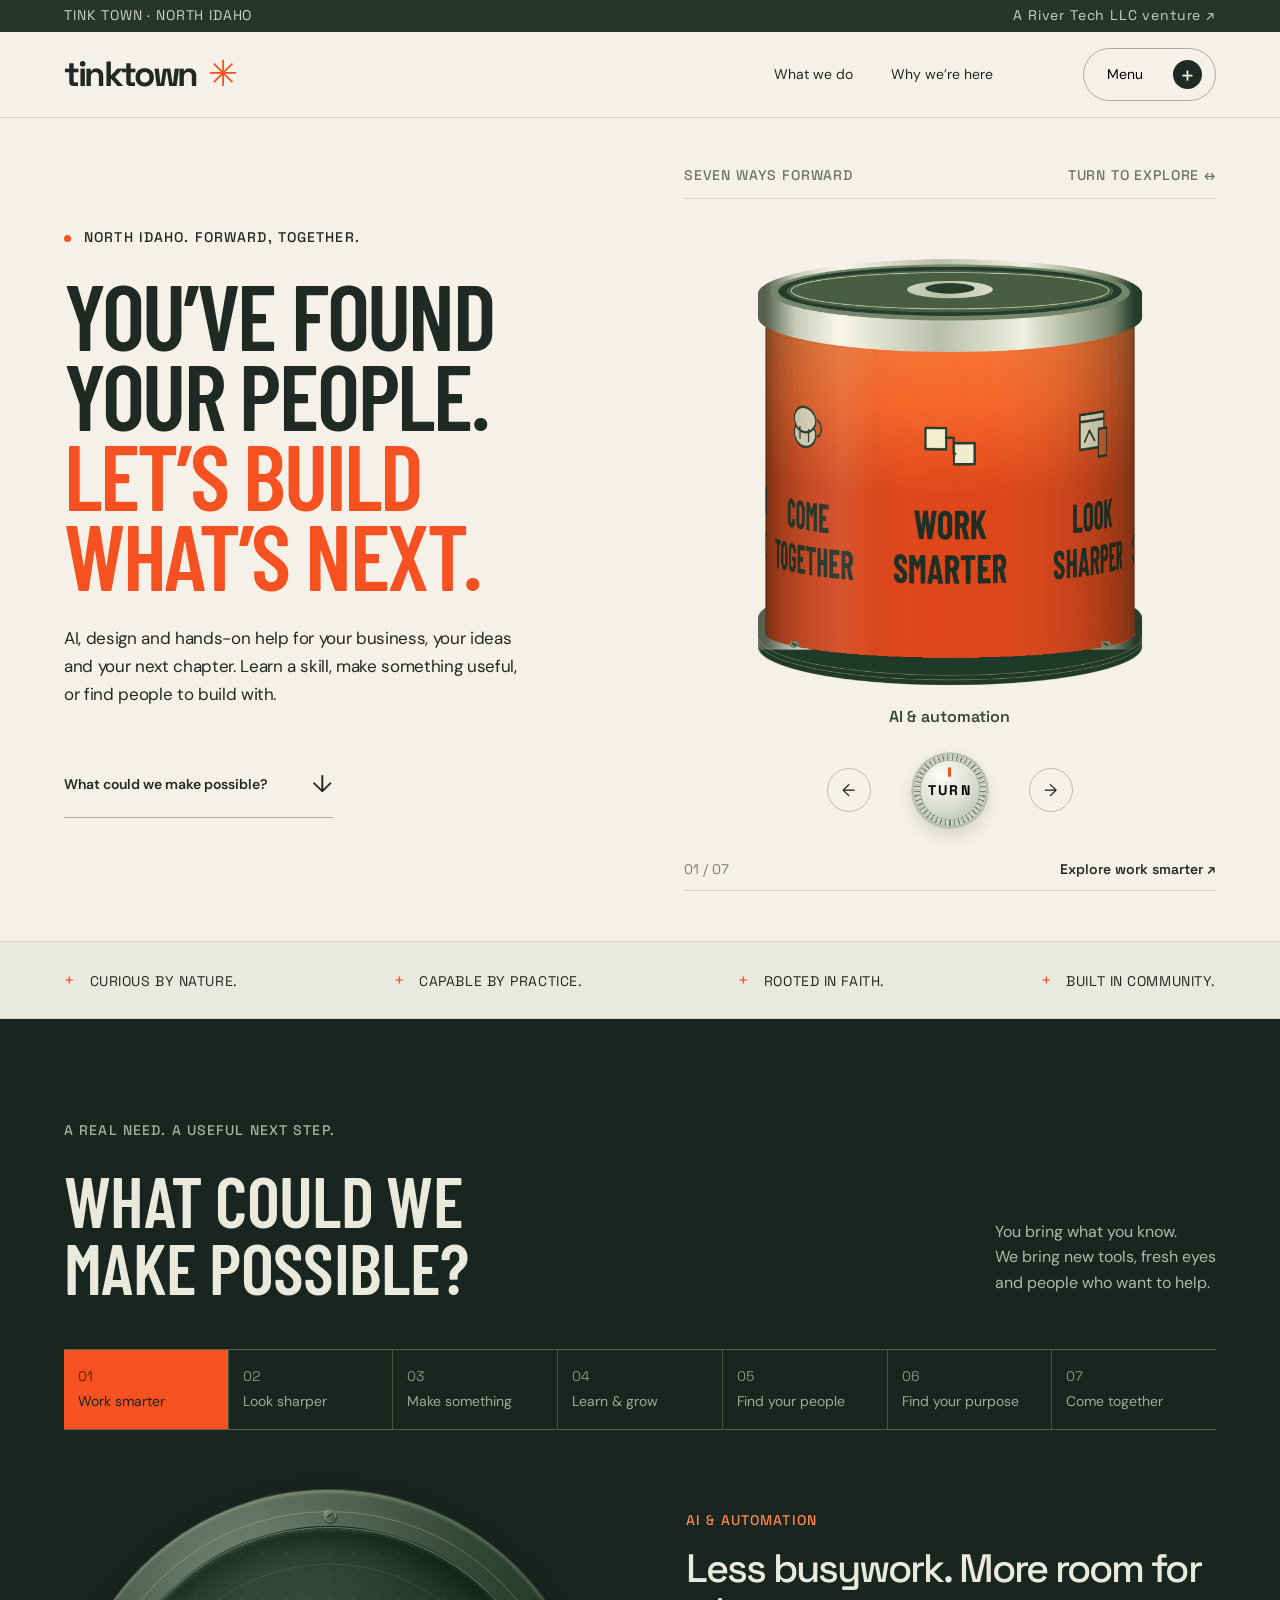
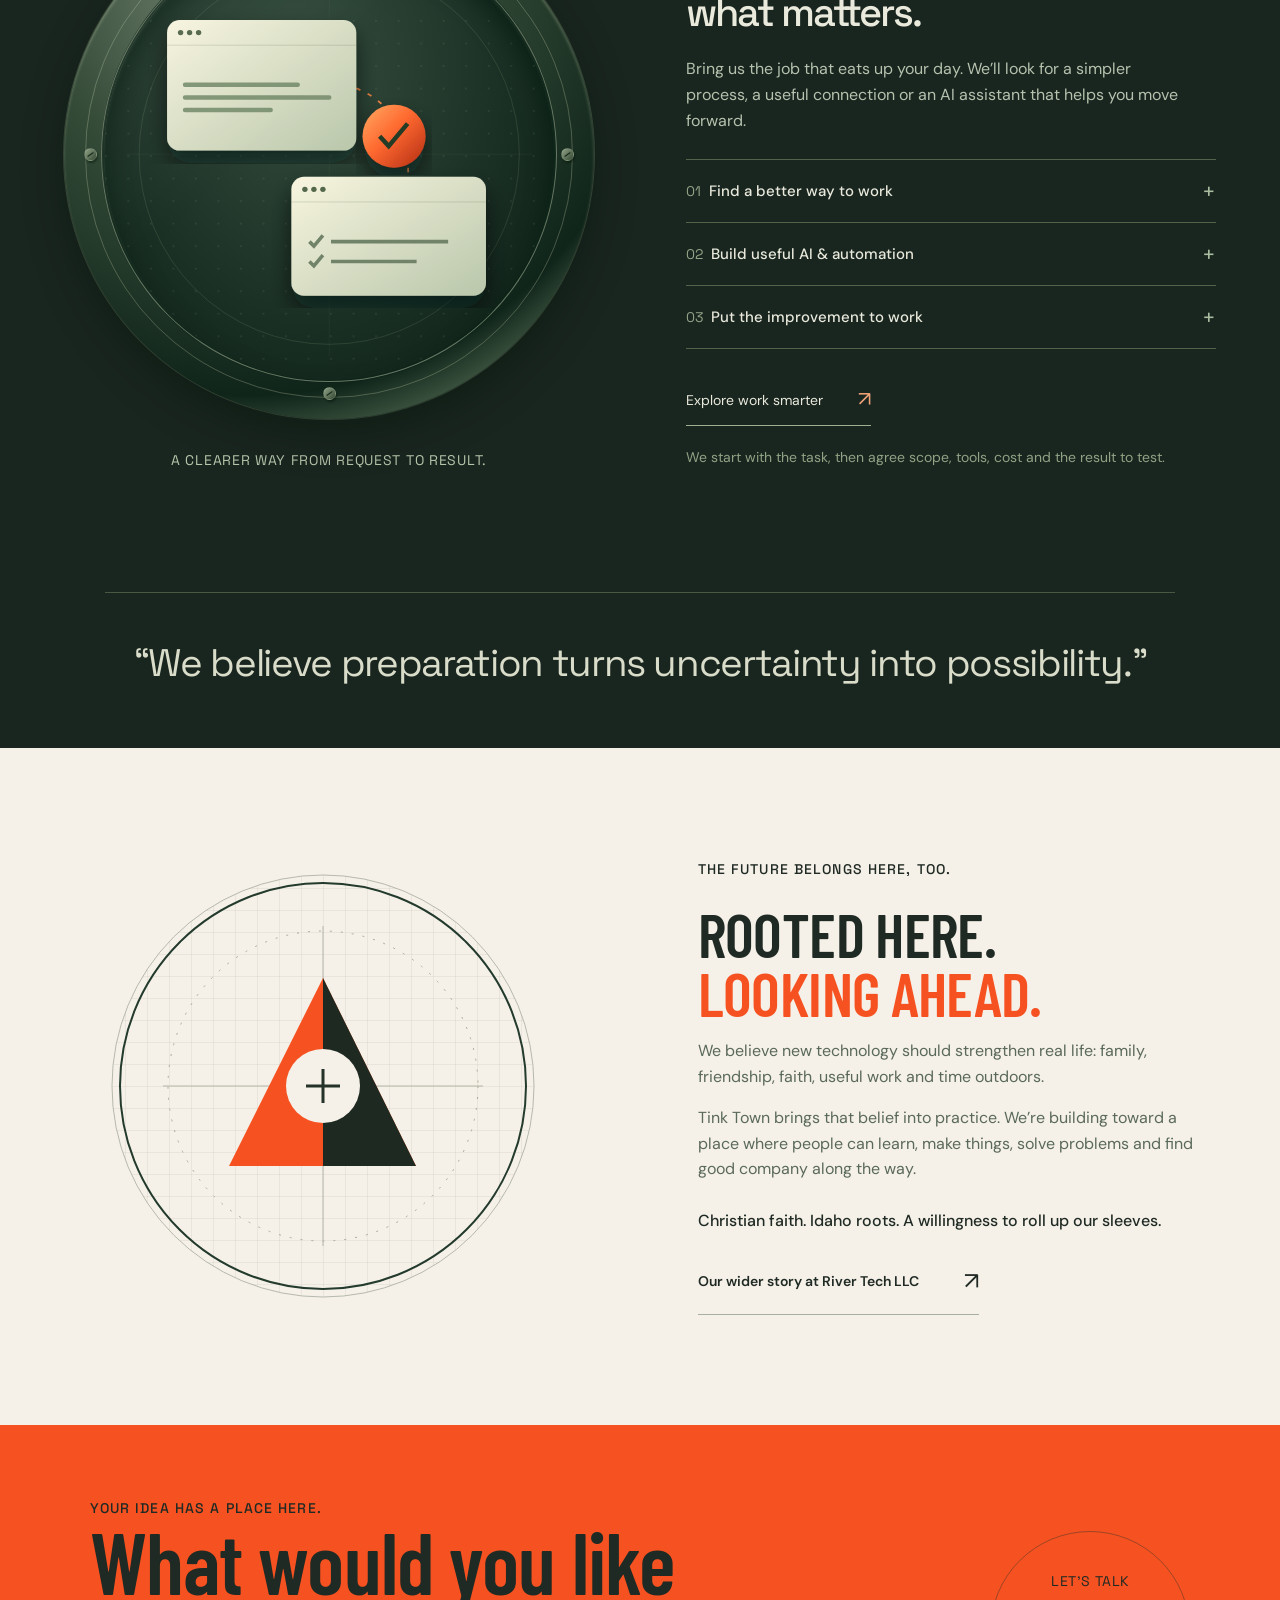
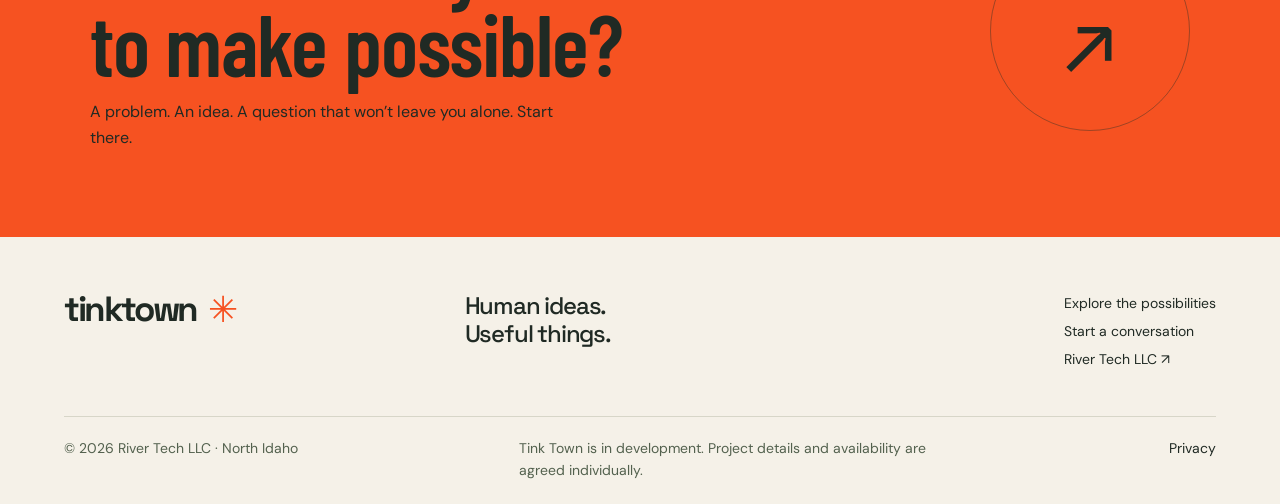
<file: index.html>
<!doctype html><html lang="en"><head><meta charset="utf-8"><meta name="viewport" content="width=device-width,initial-scale=1"><meta name="robots" content="index,follow"><meta name="theme-color" content="#f5f1e8"><title>You’ve found your people. Let’s build what’s next. | Tink Town</title><link rel="canonical" href="https://tink.town/"><meta name="description" content="Human ideas. Useful things. Explore practical help with AI, design, making and learning in North Idaho."><link rel="icon" href="assets/mark.svg" type="image/svg+xml"><link rel="preconnect" href="https://fonts.googleapis.com"><link rel="preconnect" href="https://fonts.gstatic.com" crossorigin><link href="https://fonts.googleapis.com/css2?family=Barlow+Condensed:wght@600;700;800&family=DM+Sans:wght@400;500;600;700&family=Space+Grotesk:wght@400;500;600;700&display=swap" rel="stylesheet"><link href="assets/site.css?v=20261024-readable" rel="stylesheet"></head><body class="home"><a class="skip" href="#main">Skip to content</a><div class="preview-line">TINK TOWN · NORTH IDAHO <span><a href="https://rivertech.llc/">A River Tech LLC venture ↗</a></span></div><header class="site-header"><a class="wordmark" href="index.html" aria-label="Tink Town home">tinktown<span class="brand-star" aria-hidden="true">✳</span></a><nav aria-label="Main navigation"><a href="index.html#services">What we do</a><a href="index.html#our-story">Why we’re here</a></nav><button class="menu-button" aria-label="Open navigation" aria-controls="navigation" aria-haspopup="dialog" aria-expanded="false"><span>Menu</span><i aria-hidden="true">+</i></button></header><dialog id="navigation"><div class="dialog-top"><a class="wordmark" href="index.html">tinktown<span class="brand-star">✳</span></a><button data-close aria-label="Close navigation">×</button></div><p class="eyebrow">WHAT WOULD YOU LIKE TO DO?</p><div class="menu-grid"><a href="business.html"><span>01</span><strong>Work smarter</strong><small>AI & automation</small><b>↗</b></a><a href="creative.html"><span>02</span><strong>Look sharper</strong><small>Design & marketing</small><b>↗</b></a><a href="making.html"><span>03</span><strong>Make something</strong><small>Making & printing</small><b>↗</b></a><a href="learn.html"><span>04</span><strong>Learn & grow</strong><small>Training & education</small><b>↗</b></a><a href="talent.html"><span>05</span><strong>Find your people</strong><small>Talent & careers</small><b>↗</b></a><a href="purpose.html"><span>06</span><strong>Find your purpose</strong><small>Purpose & coaching</small><b>↗</b></a><a href="community.html"><span>07</span><strong>Come together</strong><small>Community & events</small><b>↗</b></a></div><div class="dialog-foot"><a href="start.html">Bring us an idea ↗</a><a href="https://rivertech.llc/">Our River Tech family ↗</a></div></dialog>
<main id="main">
<section class="hero wrap">
<div class="hero-copy"><p class="eyebrow"><span class="signal"></span> NORTH IDAHO. FORWARD, TOGETHER.</p><h1>YOU’VE FOUND<br>YOUR PEOPLE.<br><em>LET’S BUILD<br>WHAT’S NEXT.</em></h1><p class="hero-intro">AI, design and hands-on help for your business, your ideas and your next chapter. Learn a skill, make something useful, or find people to build with.</p><a class="text-link" href="#services">What could we make possible? <span>↓</span></a></div>
<div class="instrument"><div class="instrument-note"><span>SEVEN WAYS FORWARD</span><span>TURN TO EXPLORE ↔</span></div><canvas id="service-drum" width="1000" height="900" aria-hidden="true"></canvas><p class="instrument-service" id="drum-category">AI &amp; automation</p><div class="drum-controls"><button id="drum-prev" class="small-round" aria-label="Previous service">←</button><button id="drum-dial" class="dial" aria-label="Turn to the next service"><span class="dial-grip"></span><span class="dial-cap"><i></i><b>TURN</b></span></button><button id="drum-next" class="small-round" aria-label="Next service">→</button></div><div class="drum-caption" aria-live="polite"><span id="drum-count">01 / 07</span><a id="drum-link" href="#business">Explore work smarter <b>↗</b></a></div></div>
</section>
<div class="purpose-strip"><span>CURIOUS BY NATURE.</span><span>CAPABLE BY PRACTICE.</span><span>ROOTED IN FAITH.</span><span>BUILT IN COMMUNITY.</span></div>
<section class="services dark" id="services"><div class="wrap"><div class="section-heading"><div><p class="eyebrow">A REAL NEED. A USEFUL NEXT STEP.</p><h2>WHAT COULD WE<br>MAKE POSSIBLE?</h2></div><p>You bring what you know.<br>We bring new tools, fresh eyes<br>and people who want to help.</p></div><div class="mobile-service-picker"><label for="mobile-service-select">Find your starting point</label><select id="mobile-service-select" aria-controls="service-panel"><option value="0">Work smarter — AI & automation</option><option value="1">Look sharper — Design & marketing</option><option value="2">Make something — Making & printing</option><option value="3">Learn & grow — Training & education</option><option value="4">Find your people — Talent & careers</option><option value="5">Find your purpose — Purpose & coaching</option><option value="6">Come together — Community & events</option></select></div><div class="category-tabs" role="tablist" aria-label="Service categories"><button role="tab" id="tab-business" aria-controls="service-panel" aria-selected="true" tabindex="0" data-category="0"><span>01</span>Work smarter</button><button role="tab" id="tab-creative" aria-controls="service-panel" aria-selected="false" tabindex="-1" data-category="1"><span>02</span>Look sharper</button><button role="tab" id="tab-making" aria-controls="service-panel" aria-selected="false" tabindex="-1" data-category="2"><span>03</span>Make something</button><button role="tab" id="tab-learning" aria-controls="service-panel" aria-selected="false" tabindex="-1" data-category="3"><span>04</span>Learn & grow</button><button role="tab" id="tab-talent" aria-controls="service-panel" aria-selected="false" tabindex="-1" data-category="4"><span>05</span>Find your people</button><button role="tab" id="tab-purpose" aria-controls="service-panel" aria-selected="false" tabindex="-1" data-category="5"><span>06</span>Find your purpose</button><button role="tab" id="tab-community" aria-controls="service-panel" aria-selected="false" tabindex="-1" data-category="6"><span>07</span>Come together</button></div><div class="service-layout" id="service-panel" role="tabpanel" aria-labelledby="tab-business"><div class="portal-col"><div class="portal"><div class="portal-bolts" aria-hidden="true"><i></i><i></i><i></i><i></i></div><div class="portal-inner" id="portal-art" aria-hidden="true"></div><div class="portal-rim" aria-hidden="true"></div></div><span class="portal-caption" id="portal-caption">A CLEARER WAY FROM REQUEST TO RESULT.</span></div><div class="service-copy"><p class="eyebrow orange" id="service-label">AI & AUTOMATION</p><h3 id="service-headline">Less busywork.<br>More room for what matters.</h3><p id="service-intro"></p><div id="service-offers" class="offer-list"></div><div class="service-actions"><a id="service-cta" class="light-link" href="business.html">Explore work smarter <span>↗</span></a></div><p class="delivery-note" id="service-delivery"></p></div></div><blockquote class="service-quote" id="service-quote">“We believe preparation turns uncertainty into possibility.”</blockquote></div></section>
<section class="our-story wrap" id="our-story"><div class="story-emblem" aria-hidden="true"><svg viewBox="0 0 440 440"><defs><pattern id="grid" width="22" height="22" patternUnits="userSpaceOnUse"><path d="M22 0H0V22" fill="none" stroke="#c5c1b7" stroke-width=".5"/></pattern></defs><circle cx="220" cy="220" r="211" fill="url(#grid)" stroke="#b7b9ad"/><circle cx="220" cy="220" r="155" fill="none" stroke="#aaa999" stroke-dasharray="2 9"/><path d="M220 60V380M60 220H380" stroke="#b4b6a9"/><path d="M126 300 220 112 313 300Z" fill="#f65221"/><path d="M220 112v188h93" fill="#1e2921"/><circle cx="220" cy="220" r="37" fill="#f5f1e8"/><path d="M203 220h34M220 203v34" stroke="#243229" stroke-width="3"/><circle cx="220" cy="220" r="203" fill="none" stroke="#233a2d" stroke-width="2"/></svg></div><div><p class="eyebrow">THE FUTURE BELONGS HERE, TOO.</p><h2>ROOTED HERE.<br><em>LOOKING AHEAD.</em></h2><p>We believe new technology should strengthen real life: family, friendship, faith, useful work and time outdoors.</p><p>Tink Town brings that belief into practice. We’re building toward a place where people can learn, make things, solve problems and find good company along the way.</p><p class="story-line">Christian faith. Idaho roots. A willingness to roll up our sleeves.</p><a class="text-link" href="https://rivertech.llc/pages/story.html">Our wider story at River Tech LLC <span>↗</span></a></div></section>
<section class="closing"><div><span class="eyebrow">YOUR IDEA HAS A PLACE HERE.</span><h2>What would you like<br>to make possible?</h2><p>A problem. An idea. A question that won’t leave you alone. Start there.</p></div><a href="start.html?topic=general" class="big-arrow" aria-label="Start a conversation"><span>LET’S TALK</span><b aria-hidden="true">↗</b></a></section></main><footer class="footer"><div class="footer-top"><a class="wordmark" href="index.html">tinktown<span class="brand-star">✳</span></a><p>Human ideas.<br>Useful things.</p><div><a href="index.html#services">Explore the possibilities</a><a href="start.html">Start a conversation</a><a href="https://rivertech.llc/">River Tech LLC ↗</a></div></div><div class="footer-bottom"><span>© 2026 River Tech LLC · North Idaho</span><span>Tink Town is in development. Project details and availability are agreed individually.</span><a href="privacy.html">Privacy</a></div></footer><script>window.SERVICES=[{"id": "business", "name": "Work smarter", "label": "AI & automation", "headline": "Less busywork. More room for what matters.", "intro": "Bring us the job that eats up your day. We’ll look for a simpler process, a useful connection or an AI assistant that helps you move forward.", "delivery": "We start with the task, then agree scope, tools, cost and the result to test.", "url": "business.html", "services": [{"title": "Find a better way to work", "text": "Identify where time and effort are being lost.", "examples": [{"title": "Workflow review", "text": "Find repeated work, bottlenecks and disconnected processes."}]}, {"title": "Build useful AI & automation", "text": "Connect tools and simplify the repeated work that slows your team down.", "examples": [{"title": "AI agents", "text": "Build agents around a defined job, with human review where needed."}, {"title": "Connected business tools", "text": "Move information between systems instead of copying it by hand."}, {"title": "Customer enquiries", "text": "Improve intake and the handling of incoming questions."}, {"title": "Quotes and scheduling", "text": "Simplify preparing quotes and arranging the work."}, {"title": "Customer follow-up", "text": "Help teams keep track of enquiries and next steps."}, {"title": "Data entry", "text": "Reduce repetitive copying and formatting."}, {"title": "Document handling", "text": "Organize, summarize and move documents through a process."}, {"title": "Draft replies and reports", "text": "Prepare useful drafts for a person to review."}, {"title": "Meeting notes into action", "text": "Turn discussion into organized next steps."}]}, {"title": "Put the improvement to work", "text": "Test a small solution, help your team adopt it and support the handover.", "examples": [{"title": "Improvement pilots", "text": "Test a small working change before wider use."}, {"title": "Implementation and handover", "text": "Help the team use the improvement and agree follow-up support."}]}], "quoteRecords": [{"source": "https://rivertech.llc/pages/investing.html", "text": "Less time copying, chasing and formatting; more time thinking, serving customers and moving the business forward.", "id": 58}, {"source": "https://rivertech.llc/", "text": "We believe preparation turns uncertainty into possibility.", "id": 3}]}, {"id": "creative", "name": "Look sharper", "label": "Design & marketing", "headline": "You do good work. Let’s make it show.", "intro": "Your business has a story worth telling. Let’s make the website, images and everyday materials tell it beautifully—and make your next customer’s choice easier.", "delivery": "We agree the creative direction, deliverables and production arrangements around your project.", "url": "creative.html", "services": [{"title": "Websites & brand identity", "text": "Give your business a clear story and a look that reflects the quality of your work.", "examples": [{"title": "Website design and improvement", "text": "Make the business clearer and the customer journey easier."}, {"title": "Visual identity", "text": "Develop or refresh the look of a business or organization."}, {"title": "Messaging and storytelling", "text": "Help people understand what you do and why it matters."}]}, {"title": "Photography & video", "text": "Show what you do through compelling images and films.", "examples": [{"title": "Video production", "text": "Create videos that communicate the work and its value."}, {"title": "Product photography", "text": "Show products and their quality clearly."}]}, {"title": "Marketing & campaign design", "text": "Bring the same strong message to your ads, print materials and outreach.", "examples": [{"title": "Advertising creative", "text": "Create the visual and written materials for advertisements."}, {"title": "Graphic design", "text": "Design useful, consistent business and outreach materials."}, {"title": "Print and sign design", "text": "Create artwork for flyers, posters, signs and other physical materials."}, {"title": "Campaign materials", "text": "Carry one story across website, video, print and outreach."}, {"title": "Church and ministry communication", "text": "Apply design, websites, video and print to ministry and outreach."}]}], "quoteRecords": [{"source": "https://rivertech.llc/pages/tink-town.html", "text": "Our work deserves a better story.", "id": 71}, {"source": "https://rivertech.llc/pages/tink-town.html", "text": "One story. Many ways to share it.", "id": 72}]}, {"id": "making", "name": "Make something", "label": "Making & printing", "headline": "You can picture it. Let’s make it real.", "intro": "A sketch, a file, a broken part, a wild idea. Let’s work through what it needs to do and find a practical way to make it.", "delivery": "Production depends on the equipment and expertise a project needs. Our own workshop will grow in stages; specialist work can be arranged separately.", "url": "making.html", "services": [{"title": "Design & prototype", "text": "Turn an idea, sketch or broken part into something you can test.", "examples": [{"title": "Design from a sketch or idea", "text": "Work out dimensions, materials and what the object needs to do."}, {"title": "3D modeling", "text": "Prepare a digital model for a physical object."}, {"title": "Prototypes and test models", "text": "Make an early version to try and refine."}]}, {"title": "Make, build & tinker", "text": "Create custom parts and projects, or find supplies to build your own.", "examples": [{"title": "Custom and replacement parts", "text": "Assess a broken part or a specific need and possible production methods."}, {"title": "Brackets, fixtures and enclosures", "text": "Make practical parts for holding, protecting or supporting things."}, {"title": "Panels, signs and displays", "text": "Produce useful objects and display pieces."}, {"title": "Filament 3D printing", "text": "Build suitable objects layer by layer from filament."}, {"title": "Resin 3D printing", "text": "Produce suitable detailed parts, with washing and curing."}, {"title": "Fiber laser cutting", "text": "Cut suitable metal parts, brackets, panels and signs."}, {"title": "CO₂ laser cutting", "text": "Cut appropriate materials such as wood and acrylic."}, {"title": "Waterjet cutting", "text": "Cut suitable materials using an abrasive waterjet."}, {"title": "CNC routing", "text": "Shape wood, plastics and composite panels."}, {"title": "CNC milling", "text": "Machine three-dimensional parts from solid stock."}, {"title": "Sheet-metal bending", "text": "Form sheet parts with a press brake."}, {"title": "Parts finishing and assembly", "text": "Deburr, tap, countersink, insert hardware and assemble."}, {"title": "Robotics and electronics projects", "text": "Bring tools and appropriate specialist expertise to practical projects."}, {"title": "Maker supplies", "text": "Sell robotics components, modeling parts and useful supplies."}]}, {"title": "Print & signs", "text": "Produce the everyday materials that help your business get noticed.", "examples": [{"title": "Everyday business printing", "text": "Flyers, brochures, business cards, menus and booklets."}, {"title": "Large-format printing", "text": "Posters, banners, signs and displays."}, {"title": "Vinyl lettering and decals", "text": "Produce adhesive graphics for suitable applications."}, {"title": "Print finishing", "text": "Trim, fold, crease, bind, laminate and mount."}]}], "quoteRecords": [{"source": "https://rivertech.llc/pages/river-tech.html", "text": "From “what if?” to “look what I made.”", "id": 19}, {"source": "https://rivertech.llc/pages/investing.html", "text": "Design it. Print it. Make it.", "id": 18}]}, {"id": "learning", "name": "Learn & grow", "label": "Training & education", "headline": "Come curious. Leave capable.", "intro": "Learn by doing something that matters to you. From everyday AI to hands-on making, the aim is confidence you can put to work.", "delivery": "We agree the subject, instructor, group and venue. Schools and colleges approve their own participation and any academic credit.", "url": "learn.html", "services": [{"title": "AI for you & your team", "text": "Learn to use AI confidently and responsibly on real work.", "examples": [{"title": "AI for everyday work", "text": "Teach individuals and teams using tasks they actually do."}, {"title": "AI for administrators", "text": "Apply AI to documents, communications and repeatable office work."}, {"title": "Agentic Mindset", "text": "Define outcomes, break down work, delegate, review and improve."}, {"title": "Team improvement sprints", "text": "Pair training with a small working improvement."}, {"title": "Ethical and safe technology use", "text": "Teach privacy, accuracy, truthfulness, responsibility and discernment."}]}, {"title": "Creative & maker workshops", "text": "Build skills by making something useful.", "examples": [{"title": "Design and creative technology", "text": "Learn through a useful website, video, graphic or print project."}, {"title": "Robotics workshops", "text": "Learn practical skills through a project that does something."}, {"title": "Youth technology workshops", "text": "Connect young people with useful, hands-on projects."}, {"title": "Specialist creative courses", "text": "Explore coding, games, film, 3D modeling or arts when an instructor and delivery are arranged."}]}, {"title": "Courses for schools & ministries", "text": "Develop a workshop, short course or module around the people you serve.", "examples": [{"title": "School field trips and mentoring", "text": "Connect learning with tools, experienced people and practical work."}, {"title": "College courses and modules", "text": "Develop guest sessions, short courses or modules with a college."}, {"title": "Bible college technology courses", "text": "Connect practical technology with ministry and working life."}, {"title": "Technology for ministry", "text": "Apply tools to research, communication, administration and service."}]}], "quoteRecords": [{"source": "https://rivertech.llc/", "text": "Learn what is changing. Build the skills. Put them to work on something that matters.", "id": 4}, {"source": "https://rivertech.llc/pages/investing.html", "text": "The goal is a working improvement, not a presentation everyone forgets.", "id": 59}]}, {"id": "talent", "name": "Find your people", "label": "Talent & careers", "headline": "Good people. Meaningful work. Let’s connect the two.", "intro": "Find people who can think, communicate and build. Or bring your own abilities and explore where they could make a difference.", "delivery": "Employer introductions and placement terms are being developed. Any fee is agreed with the employer; hiring decisions remain theirs.", "url": "talent.html", "services": [{"title": "Find capable people", "text": "Meet potential hires and see what they can actually do.", "examples": [{"title": "Employer introductions", "text": "Match suitable people to employers with candidate permission."}, {"title": "Evidence of practical ability", "text": "Help employers assess work samples, experience and teamwork."}, {"title": "Employer-paid placement", "text": "Explore a success-fee service for an agreed qualifying hire; terms remain proposed."}]}, {"title": "Put your skills to work", "text": "Contribute your technical ability, creativity and judgment to paid projects.", "examples": [{"title": "Work with Tink Town", "text": "Paid projects combining technical ability, creativity and judgment."}]}, {"title": "Build a path from learning to work", "text": "Connect students and graduates with practical projects, experienced people and career possibilities.", "examples": [{"title": "Student and graduate pathways", "text": "Connect learning to projects, experienced people and meaningful work."}]}], "quoteRecords": [{"source": "https://rivertech.llc/", "text": "River Tech develops problem-solvers. Tink Town puts problem-solvers to work.", "id": 13}, {"source": "https://rivertech.llc/pages/river-tech.html", "text": "Talent matters. So does the person carrying it.", "id": 55}]}, {"id": "purpose", "name": "Find your purpose", "label": "Purpose & coaching", "headline": "Your gifts. Your calling. Let’s find your next step.", "intro": "You don’t need to arrive with a finished plan. Bring the idea, the question, or the sense that you have something more to give.", "delivery": "Practical purpose and project coaching, with the format and cost agreed together.", "url": "purpose.html", "services": [{"title": "Discover your direction", "text": "Explore your strengths, your calling and where you can make a contribution.", "examples": [{"title": "Discover your strengths", "text": "Identify gifts, interests and the things you can contribute."}, {"title": "Explore your calling", "text": "Consider where your abilities meet a real need."}]}, {"title": "Give your idea shape", "text": "Turn a business, ministry or community idea into a practical first step.", "examples": [{"title": "Shape an idea", "text": "Develop the beginnings of a business, ministry or community project."}, {"title": "Choose a first experiment", "text": "Turn a big aspiration into a manageable thing to try."}]}, {"title": "Move forward with support", "text": "Affordable coaching, encouragement and connections to help you follow through.", "examples": [{"title": "Find people and resources", "text": "Connect with a collaborator, skill, tool or learning opportunity."}, {"title": "Affordable purpose coaching", "text": "Practical encouragement and help staying focused on the next step."}]}], "quoteRecords": [{"source": "https://rivertech.llc/pages/dream-big.html", "text": "Fan your calling into flame", "id": 28}, {"source": "https://rivertech.llc/pages/dream-big.html", "text": "Dream big. You’ve found your people.", "id": 23}]}, {"id": "community", "name": "Come together", "label": "Community & events", "headline": "Pull up a chair. You’re in good company.", "intro": "A place for coffee, curiosity and people who want to build a good future together. Work, learning and community belong in the same conversation.", "delivery": "The permanent café and workshop are in development. Events and gatherings can begin in suitable shared or booked spaces.", "url": "community.html", "services": [{"title": "A place to work & belong", "text": "Coffee, shared tables and regular gatherings where friendships and ideas can grow.", "examples": [{"title": "Coffee and conversation", "text": "A welcoming place to spend time and discover what others are making."}, {"title": "Shared workspace", "text": "Tables and workspaces where ideas and collaborations can develop."}, {"title": "Weekly gatherings", "text": "Build friendships and give ideas room to take shape."}]}, {"title": "Events that bring the future closer", "text": "Bring your team or community together for food, ideas, demonstrations and hands-on discovery.", "examples": [{"title": "Company events", "text": "Host staff or clients in a setting built around useful ideas and technology."}, {"title": "Public events and workshops", "text": "Create gatherings for the wider community."}, {"title": "Agentic Mindset evenings", "text": "Dinner, a keynote, live demonstrations and a guided group exercise."}, {"title": "Recurring team sessions", "text": "Return monthly or quarterly to explore changes and review practical experiments."}, {"title": "Performances and talks", "text": "Use a small stage for creative and community gatherings."}]}, {"title": "Faith & community in action", "text": "Gather for worship, learn together and put local knowledge to work serving others.", "examples": [{"title": "Worship support", "text": "Draw on the River Tech performing-arts connection, with delivery agreed."}, {"title": "Prayer and devotionals", "text": "Include Christian talks, prayer and devotionals in an agreed gathering."}, {"title": "Faith and technology events", "text": "Combine practical learning with Christian reflection and worship."}, {"title": "Outdoor and agricultural projects", "text": "Work with farmers, hunters, hikers, craftspeople and outdoor groups."}, {"title": "Community service and demonstrations", "text": "Share knowledge and make things that help people care for the local area."}]}], "quoteRecords": [{"source": "https://rivertech.llc/pages/dream-big.html", "text": "A place to belong. People to build with.", "id": 25}, {"source": "https://rivertech.llc/pages/community.html", "text": "Christian faith, the natural world and useful technology belong together in the future we are building.", "id": 41}]}];</script><script src="assets/site.js?v=20261024-readable"></script></body></html>
</file>
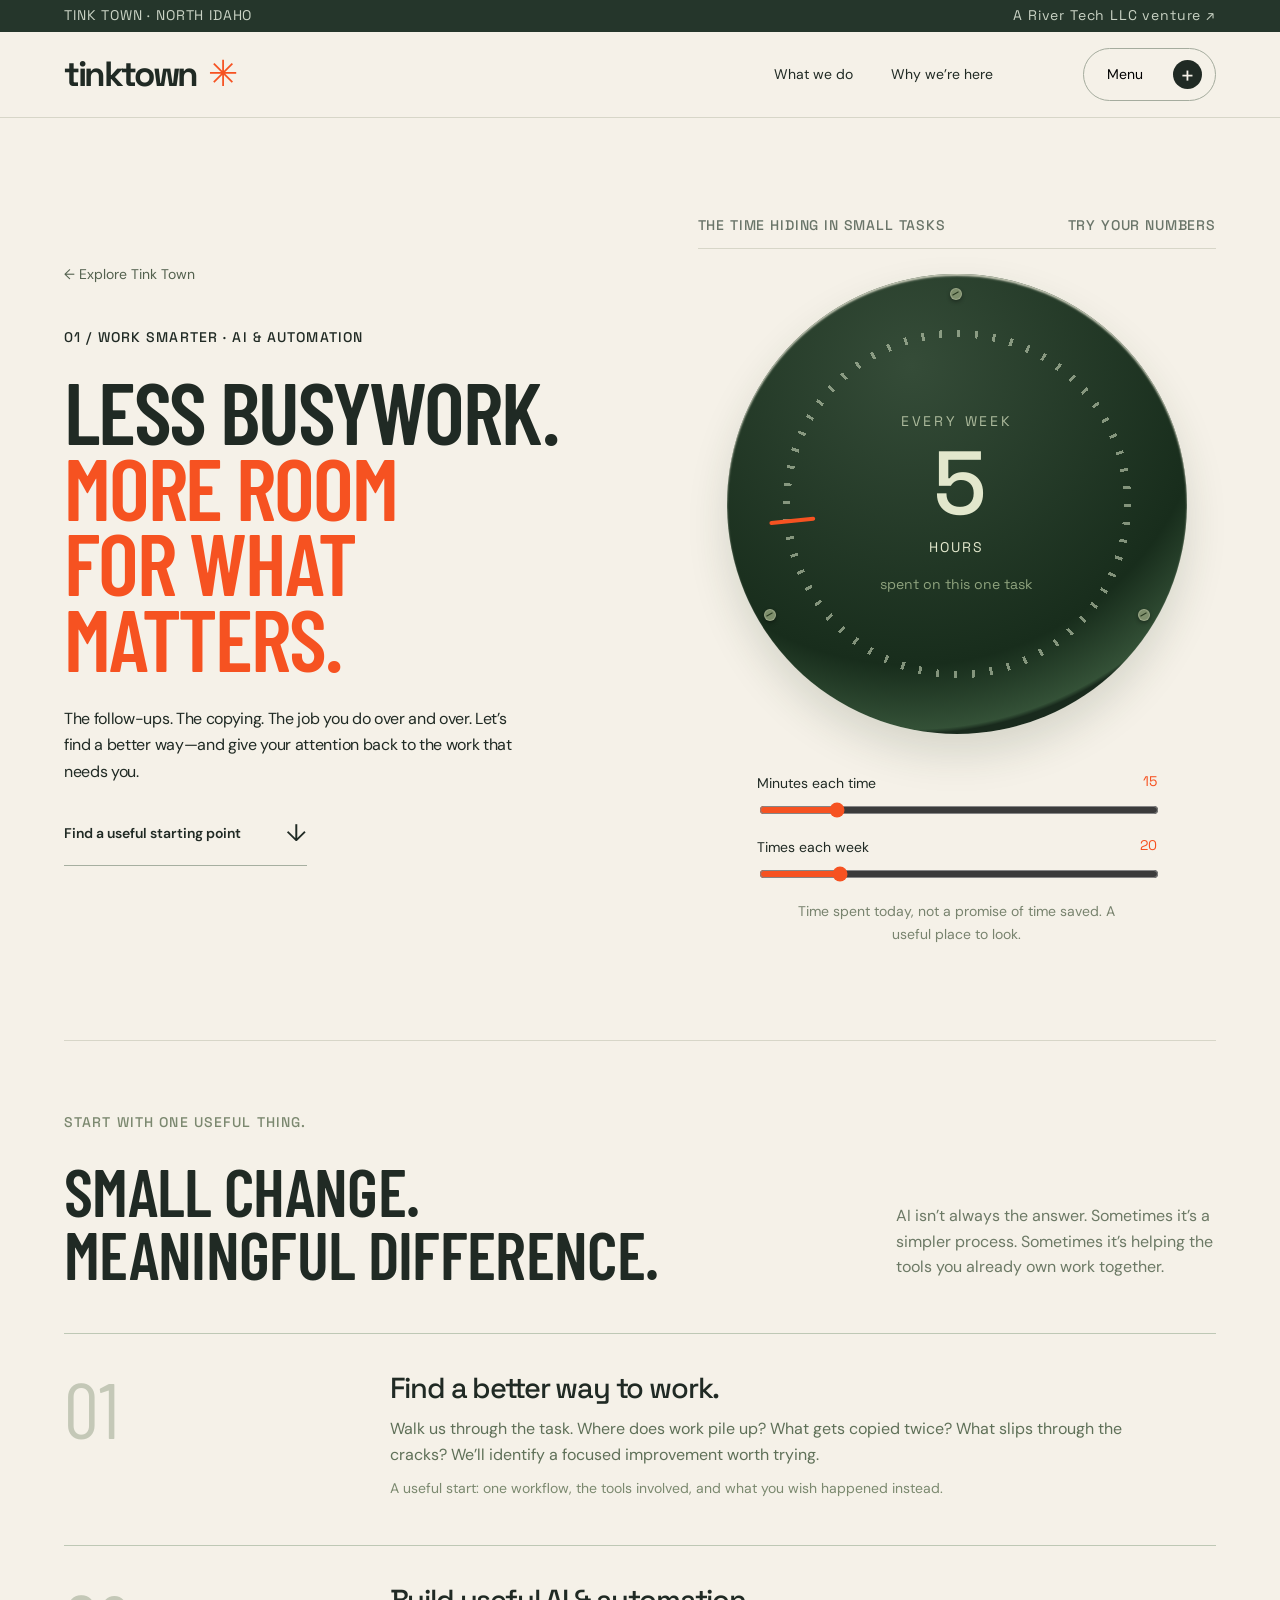
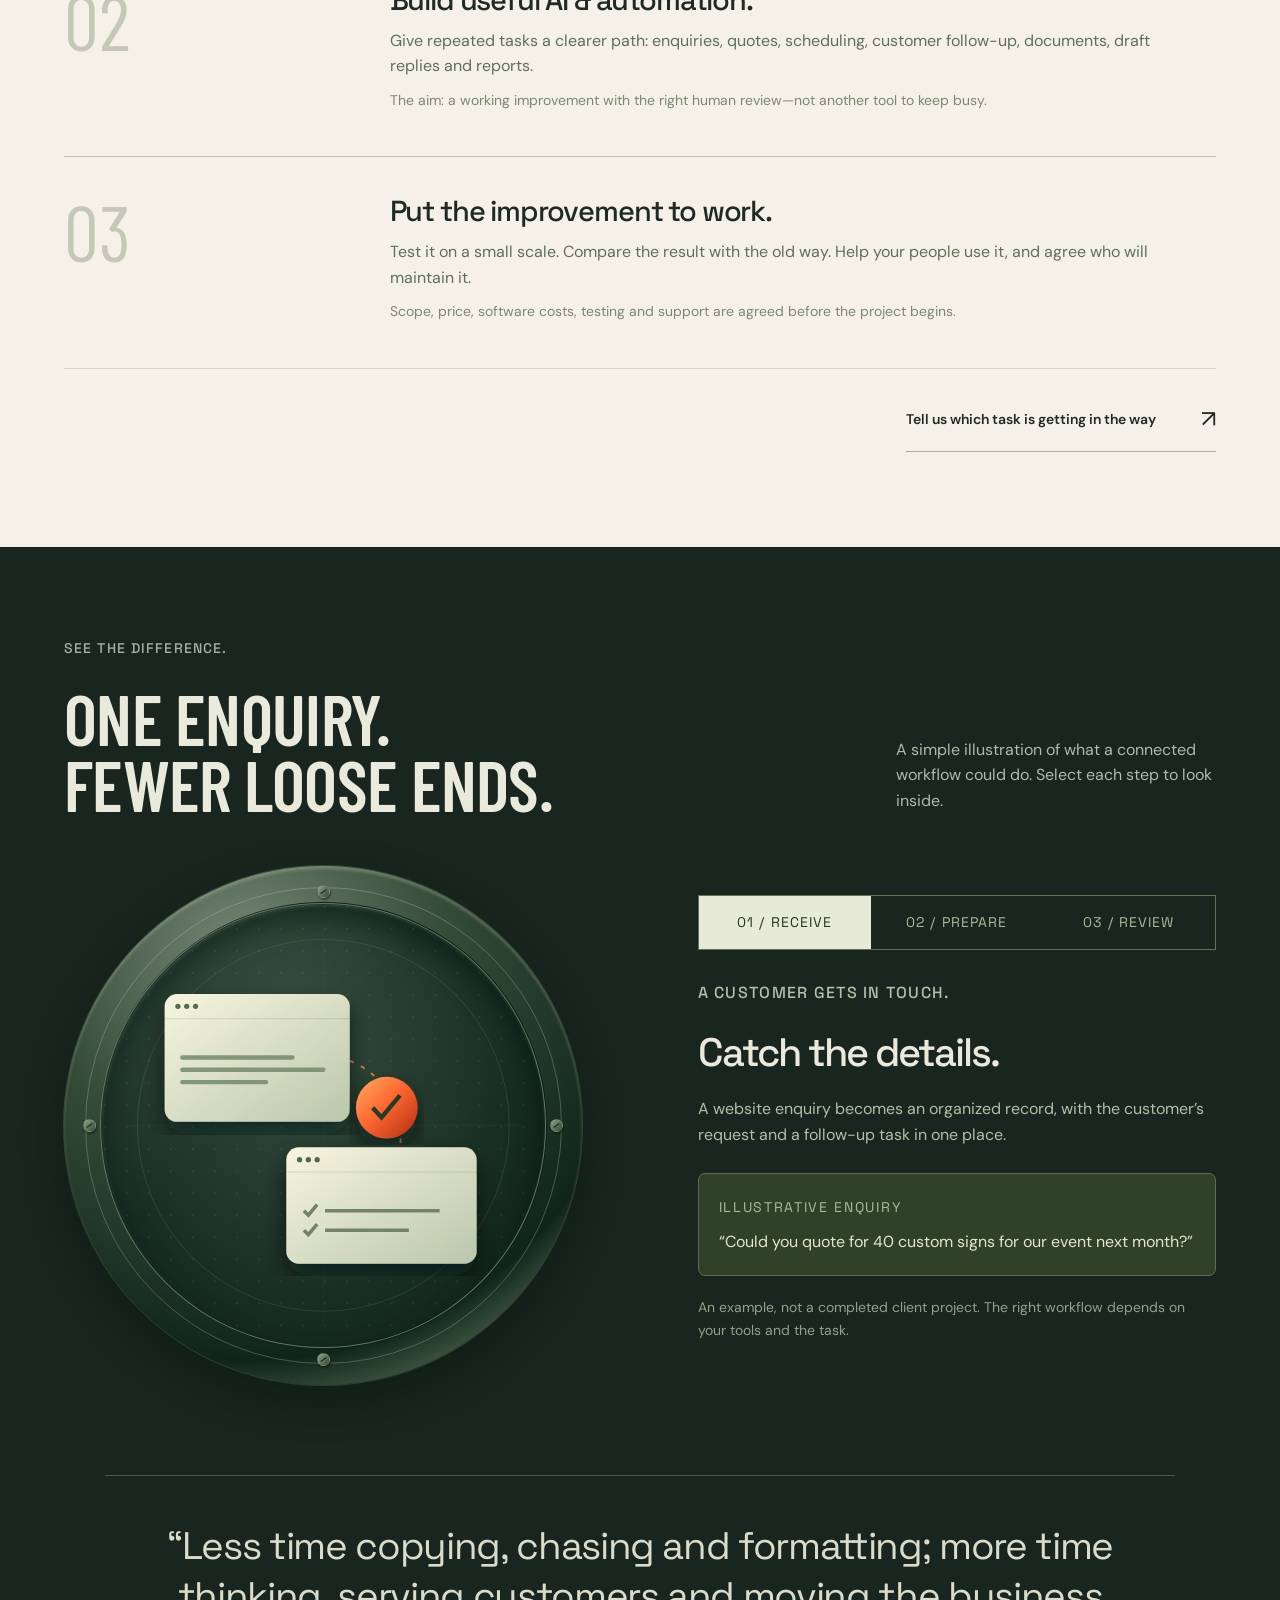
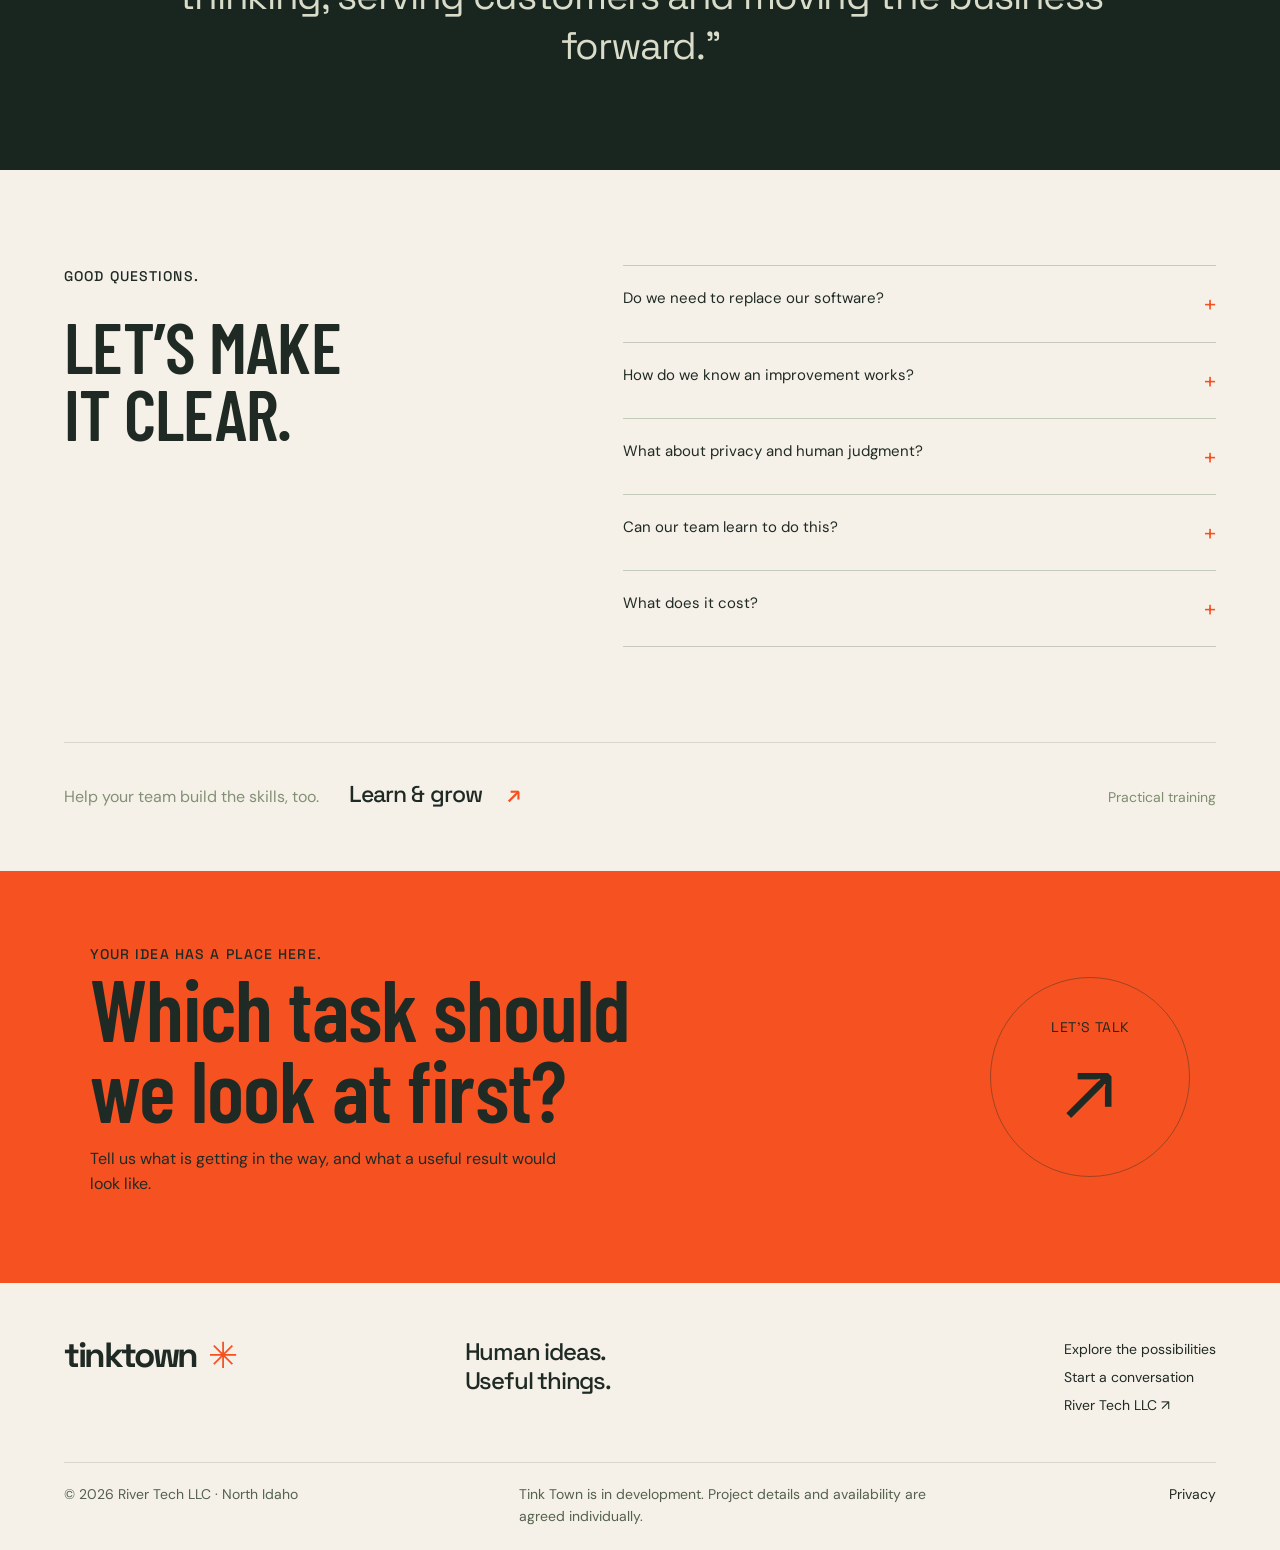
<file: business.html>
<!doctype html><html lang="en"><head><meta charset="utf-8"><meta name="viewport" content="width=device-width,initial-scale=1"><meta name="robots" content="index,follow"><meta name="theme-color" content="#f5f1e8"><title>Work smarter | Tink Town</title><link rel="canonical" href="https://tink.town/business.html"><meta name="description" content="Human ideas. Useful things. Explore practical help with AI, design, making and learning in North Idaho."><link rel="icon" href="assets/mark.svg" type="image/svg+xml"><link rel="preconnect" href="https://fonts.googleapis.com"><link rel="preconnect" href="https://fonts.gstatic.com" crossorigin><link href="https://fonts.googleapis.com/css2?family=Barlow+Condensed:wght@600;700;800&family=DM+Sans:wght@400;500;600;700&family=Space+Grotesk:wght@400;500;600;700&display=swap" rel="stylesheet"><link href="assets/site.css?v=20261024-readable" rel="stylesheet"></head><body class="business"><a class="skip" href="#main">Skip to content</a><div class="preview-line">TINK TOWN · NORTH IDAHO <span><a href="https://rivertech.llc/">A River Tech LLC venture ↗</a></span></div><header class="site-header"><a class="wordmark" href="index.html" aria-label="Tink Town home">tinktown<span class="brand-star" aria-hidden="true">✳</span></a><nav aria-label="Main navigation"><a href="index.html#services">What we do</a><a href="index.html#our-story">Why we’re here</a></nav><button class="menu-button" aria-label="Open navigation" aria-controls="navigation" aria-haspopup="dialog" aria-expanded="false"><span>Menu</span><i aria-hidden="true">+</i></button></header><dialog id="navigation"><div class="dialog-top"><a class="wordmark" href="index.html">tinktown<span class="brand-star">✳</span></a><button data-close aria-label="Close navigation">×</button></div><p class="eyebrow">WHAT WOULD YOU LIKE TO DO?</p><div class="menu-grid"><a href="business.html"><span>01</span><strong>Work smarter</strong><small>AI & automation</small><b>↗</b></a><a href="creative.html"><span>02</span><strong>Look sharper</strong><small>Design & marketing</small><b>↗</b></a><a href="making.html"><span>03</span><strong>Make something</strong><small>Making & printing</small><b>↗</b></a><a href="learn.html"><span>04</span><strong>Learn & grow</strong><small>Training & education</small><b>↗</b></a><a href="talent.html"><span>05</span><strong>Find your people</strong><small>Talent & careers</small><b>↗</b></a><a href="purpose.html"><span>06</span><strong>Find your purpose</strong><small>Purpose & coaching</small><b>↗</b></a><a href="community.html"><span>07</span><strong>Come together</strong><small>Community & events</small><b>↗</b></a></div><div class="dialog-foot"><a href="start.html">Bring us an idea ↗</a><a href="https://rivertech.llc/">Our River Tech family ↗</a></div></dialog>
<main id="main"><section class="business-hero wrap"><div><a class="breadcrumb" href="index.html#business">← Explore Tink Town</a><p class="eyebrow">01 / WORK SMARTER · AI & AUTOMATION</p><h1>LESS BUSYWORK.<br><em>MORE ROOM<br>FOR WHAT<br>MATTERS.</em></h1><p class="hero-intro">The follow-ups. The copying. The job you do over and over. Let’s find a better way—and give your attention back to the work that needs you.</p><a class="text-link" href="#possibilities">Find a useful starting point <span>↓</span></a></div><div class="time-instrument"><div class="instrument-note"><span>THE TIME HIDING IN SMALL TASKS</span><span>TRY YOUR NUMBERS</span></div><div class="time-face"><div class="time-ticks" aria-hidden="true"></div><div class="time-display"><span>EVERY WEEK</span><output id="hours">5</output><b>HOURS</b><small>spent on this one task</small></div><div class="hand" id="time-hand" aria-hidden="true"></div><div class="screw s1" aria-hidden="true"></div><div class="screw s2" aria-hidden="true"></div><div class="screw s3" aria-hidden="true"></div></div><div class="time-sliders"><label for="minutes">Minutes each time <output id="minutes-label">15</output></label><input type="range" id="minutes" min="5" max="60" step="5" value="15"><label for="repeats">Times each week <output id="repeats-label">20</output></label><input type="range" id="repeats" min="1" max="100" value="20"></div><p class="instrument-footnote">Time spent today, not a promise of time saved. A useful place to look.</p></div></section>
<section class="business-options wrap" id="possibilities"><div class="section-heading"><div><p class="eyebrow">START WITH ONE USEFUL THING.</p><h2>SMALL CHANGE.<br>MEANINGFUL DIFFERENCE.</h2></div><p>AI isn’t always the answer. Sometimes it’s a simpler process. Sometimes it’s helping the tools you already own work together.</p></div><div class="chapter"><span class="chapter-number">01</span><div><h3>Find a better way to work.</h3><p>Walk us through the task. Where does work pile up? What gets copied twice? What slips through the cracks? We’ll identify a focused improvement worth trying.</p><p class="example-line">A useful start: one workflow, the tools involved, and what you wish happened instead.</p></div></div><div class="chapter"><span class="chapter-number">02</span><div><h3>Build useful AI & automation.</h3><p>Give repeated tasks a clearer path: enquiries, quotes, scheduling, customer follow-up, documents, draft replies and reports.</p><p class="example-line">The aim: a working improvement with the right human review—not another tool to keep busy.</p></div></div><div class="chapter"><span class="chapter-number">03</span><div><h3>Put the improvement to work.</h3><p>Test it on a small scale. Compare the result with the old way. Help your people use it, and agree who will maintain it.</p><p class="example-line">Scope, price, software costs, testing and support are agreed before the project begins.</p></div></div><div class="business-enquiry"><a class="text-link" href="start.html?topic=business">Tell us which task is getting in the way <span>↗</span></a></div></section>
<section class="workflow-demo dark"><div class="wrap"><div class="section-heading"><div><p class="eyebrow">SEE THE DIFFERENCE.</p><h2>ONE ENQUIRY.<br>FEWER LOOSE ENDS.</h2></div><p>A simple illustration of what a connected workflow could do. Select each step to look inside.</p></div><div class="workflow-layout"><div class="portal demo-portal"><div class="portal-bolts" aria-hidden="true"><i></i><i></i><i></i><i></i></div><div class="portal-inner" id="workflow-art" aria-hidden="true"></div><div class="portal-rim" aria-hidden="true"></div></div><div class="workflow-console"><div class="step-buttons" role="tablist" aria-label="Example workflow"><button role="tab" aria-selected="true" aria-controls="workflow-panel" id="step-0" data-step="0">01 / RECEIVE</button><button role="tab" aria-selected="false" aria-controls="workflow-panel" id="step-1" tabindex="-1" data-step="1">02 / PREPARE</button><button role="tab" aria-selected="false" aria-controls="workflow-panel" id="step-2" tabindex="-1" data-step="2">03 / REVIEW</button></div><div role="tabpanel" id="workflow-panel" aria-labelledby="step-0"><p class="eyebrow orange" id="workflow-label">A CUSTOMER GETS IN TOUCH.</p><h3 id="workflow-title">Catch the details.</h3><p id="workflow-text">A website enquiry becomes an organized record, with the customer's request and a follow-up task in one place.</p><div class="sample-note" id="workflow-sample"><span>ILLUSTRATIVE ENQUIRY</span><p>“Could you quote for 40 custom signs for our event next month?”</p></div></div><p class="delivery-note">An example, not a completed client project. The right workflow depends on your tools and the task.</p></div></div><blockquote class="service-quote">“Less time copying, chasing and formatting; more time thinking, serving customers and moving the business forward.”</blockquote></div></section>
<section class="answers wrap"><div><p class="eyebrow">GOOD QUESTIONS.</p><h2>LET’S MAKE<br>IT CLEAR.</h2></div><div><details><summary>Do we need to replace our software?<span>+</span></summary><p>Not necessarily. We begin with what you already use. Any new tools, subscriptions and ongoing costs belong in the proposal.</p></details><details><summary>How do we know an improvement works?<span>+</span></summary><p>Agree what success means, try a small pilot, and compare the time, effort, quality and review required before and after.</p></details><details><summary>What about privacy and human judgment?<span>+</span></summary><p>We agree the information a tool may use and where a person must review the result. Please remove private customer or staff information from examples you send for an initial conversation.</p></details><details><summary>Can our team learn to do this?<span>+</span></summary><p>Yes. Practical training and handover can be part of the project. We agree the learning goals and support you need.</p></details><details><summary>What does it cost?<span>+</span></summary><p>That depends on the task, the systems involved and the support required. We define a useful first result and agree a price before starting.</p></details></div></section>
<section class="related-next wrap"><p>Help your team build the skills, too.</p><a href="learn.html">Learn &amp; grow <span>↗</span></a><span>Practical training</span></section><section class="closing"><div><span class="eyebrow">YOUR IDEA HAS A PLACE HERE.</span><h2>Which task should<br>we look at first?</h2><p>Tell us what is getting in the way, and what a useful result would look like.</p></div><a href="start.html?topic=business" class="big-arrow" aria-label="Start a conversation"><span>LET’S TALK</span><b aria-hidden="true">↗</b></a></section></main><footer class="footer"><div class="footer-top"><a class="wordmark" href="index.html">tinktown<span class="brand-star">✳</span></a><p>Human ideas.<br>Useful things.</p><div><a href="index.html#services">Explore the possibilities</a><a href="start.html">Start a conversation</a><a href="https://rivertech.llc/">River Tech LLC ↗</a></div></div><div class="footer-bottom"><span>© 2026 River Tech LLC · North Idaho</span><span>Tink Town is in development. Project details and availability are agreed individually.</span><a href="privacy.html">Privacy</a></div></footer><script>window.SERVICES=[{"id": "business", "name": "Work smarter", "label": "AI & automation", "headline": "Less busywork. More room for what matters.", "intro": "Bring us the job that eats up your day. We’ll look for a simpler process, a useful connection or an AI assistant that helps you move forward.", "delivery": "We start with the task, then agree scope, tools, cost and the result to test.", "url": "business.html", "services": [{"title": "Find a better way to work", "text": "Identify where time and effort are being lost.", "examples": [{"title": "Workflow review", "text": "Find repeated work, bottlenecks and disconnected processes."}]}, {"title": "Build useful AI & automation", "text": "Connect tools and simplify the repeated work that slows your team down.", "examples": [{"title": "AI agents", "text": "Build agents around a defined job, with human review where needed."}, {"title": "Connected business tools", "text": "Move information between systems instead of copying it by hand."}, {"title": "Customer enquiries", "text": "Improve intake and the handling of incoming questions."}, {"title": "Quotes and scheduling", "text": "Simplify preparing quotes and arranging the work."}, {"title": "Customer follow-up", "text": "Help teams keep track of enquiries and next steps."}, {"title": "Data entry", "text": "Reduce repetitive copying and formatting."}, {"title": "Document handling", "text": "Organize, summarize and move documents through a process."}, {"title": "Draft replies and reports", "text": "Prepare useful drafts for a person to review."}, {"title": "Meeting notes into action", "text": "Turn discussion into organized next steps."}]}, {"title": "Put the improvement to work", "text": "Test a small solution, help your team adopt it and support the handover.", "examples": [{"title": "Improvement pilots", "text": "Test a small working change before wider use."}, {"title": "Implementation and handover", "text": "Help the team use the improvement and agree follow-up support."}]}], "quoteRecords": [{"source": "https://rivertech.llc/pages/investing.html", "text": "Less time copying, chasing and formatting; more time thinking, serving customers and moving the business forward.", "id": 58}, {"source": "https://rivertech.llc/", "text": "We believe preparation turns uncertainty into possibility.", "id": 3}]}, {"id": "creative", "name": "Look sharper", "label": "Design & marketing", "headline": "You do good work. Let’s make it show.", "intro": "Your business has a story worth telling. Let’s make the website, images and everyday materials tell it beautifully—and make your next customer’s choice easier.", "delivery": "We agree the creative direction, deliverables and production arrangements around your project.", "url": "creative.html", "services": [{"title": "Websites & brand identity", "text": "Give your business a clear story and a look that reflects the quality of your work.", "examples": [{"title": "Website design and improvement", "text": "Make the business clearer and the customer journey easier."}, {"title": "Visual identity", "text": "Develop or refresh the look of a business or organization."}, {"title": "Messaging and storytelling", "text": "Help people understand what you do and why it matters."}]}, {"title": "Photography & video", "text": "Show what you do through compelling images and films.", "examples": [{"title": "Video production", "text": "Create videos that communicate the work and its value."}, {"title": "Product photography", "text": "Show products and their quality clearly."}]}, {"title": "Marketing & campaign design", "text": "Bring the same strong message to your ads, print materials and outreach.", "examples": [{"title": "Advertising creative", "text": "Create the visual and written materials for advertisements."}, {"title": "Graphic design", "text": "Design useful, consistent business and outreach materials."}, {"title": "Print and sign design", "text": "Create artwork for flyers, posters, signs and other physical materials."}, {"title": "Campaign materials", "text": "Carry one story across website, video, print and outreach."}, {"title": "Church and ministry communication", "text": "Apply design, websites, video and print to ministry and outreach."}]}], "quoteRecords": [{"source": "https://rivertech.llc/pages/tink-town.html", "text": "Our work deserves a better story.", "id": 71}, {"source": "https://rivertech.llc/pages/tink-town.html", "text": "One story. Many ways to share it.", "id": 72}]}, {"id": "making", "name": "Make something", "label": "Making & printing", "headline": "You can picture it. Let’s make it real.", "intro": "A sketch, a file, a broken part, a wild idea. Let’s work through what it needs to do and find a practical way to make it.", "delivery": "Production depends on the equipment and expertise a project needs. Our own workshop will grow in stages; specialist work can be arranged separately.", "url": "making.html", "services": [{"title": "Design & prototype", "text": "Turn an idea, sketch or broken part into something you can test.", "examples": [{"title": "Design from a sketch or idea", "text": "Work out dimensions, materials and what the object needs to do."}, {"title": "3D modeling", "text": "Prepare a digital model for a physical object."}, {"title": "Prototypes and test models", "text": "Make an early version to try and refine."}]}, {"title": "Make, build & tinker", "text": "Create custom parts and projects, or find supplies to build your own.", "examples": [{"title": "Custom and replacement parts", "text": "Assess a broken part or a specific need and possible production methods."}, {"title": "Brackets, fixtures and enclosures", "text": "Make practical parts for holding, protecting or supporting things."}, {"title": "Panels, signs and displays", "text": "Produce useful objects and display pieces."}, {"title": "Filament 3D printing", "text": "Build suitable objects layer by layer from filament."}, {"title": "Resin 3D printing", "text": "Produce suitable detailed parts, with washing and curing."}, {"title": "Fiber laser cutting", "text": "Cut suitable metal parts, brackets, panels and signs."}, {"title": "CO₂ laser cutting", "text": "Cut appropriate materials such as wood and acrylic."}, {"title": "Waterjet cutting", "text": "Cut suitable materials using an abrasive waterjet."}, {"title": "CNC routing", "text": "Shape wood, plastics and composite panels."}, {"title": "CNC milling", "text": "Machine three-dimensional parts from solid stock."}, {"title": "Sheet-metal bending", "text": "Form sheet parts with a press brake."}, {"title": "Parts finishing and assembly", "text": "Deburr, tap, countersink, insert hardware and assemble."}, {"title": "Robotics and electronics projects", "text": "Bring tools and appropriate specialist expertise to practical projects."}, {"title": "Maker supplies", "text": "Sell robotics components, modeling parts and useful supplies."}]}, {"title": "Print & signs", "text": "Produce the everyday materials that help your business get noticed.", "examples": [{"title": "Everyday business printing", "text": "Flyers, brochures, business cards, menus and booklets."}, {"title": "Large-format printing", "text": "Posters, banners, signs and displays."}, {"title": "Vinyl lettering and decals", "text": "Produce adhesive graphics for suitable applications."}, {"title": "Print finishing", "text": "Trim, fold, crease, bind, laminate and mount."}]}], "quoteRecords": [{"source": "https://rivertech.llc/pages/river-tech.html", "text": "From “what if?” to “look what I made.”", "id": 19}, {"source": "https://rivertech.llc/pages/investing.html", "text": "Design it. Print it. Make it.", "id": 18}]}, {"id": "learning", "name": "Learn & grow", "label": "Training & education", "headline": "Come curious. Leave capable.", "intro": "Learn by doing something that matters to you. From everyday AI to hands-on making, the aim is confidence you can put to work.", "delivery": "We agree the subject, instructor, group and venue. Schools and colleges approve their own participation and any academic credit.", "url": "learn.html", "services": [{"title": "AI for you & your team", "text": "Learn to use AI confidently and responsibly on real work.", "examples": [{"title": "AI for everyday work", "text": "Teach individuals and teams using tasks they actually do."}, {"title": "AI for administrators", "text": "Apply AI to documents, communications and repeatable office work."}, {"title": "Agentic Mindset", "text": "Define outcomes, break down work, delegate, review and improve."}, {"title": "Team improvement sprints", "text": "Pair training with a small working improvement."}, {"title": "Ethical and safe technology use", "text": "Teach privacy, accuracy, truthfulness, responsibility and discernment."}]}, {"title": "Creative & maker workshops", "text": "Build skills by making something useful.", "examples": [{"title": "Design and creative technology", "text": "Learn through a useful website, video, graphic or print project."}, {"title": "Robotics workshops", "text": "Learn practical skills through a project that does something."}, {"title": "Youth technology workshops", "text": "Connect young people with useful, hands-on projects."}, {"title": "Specialist creative courses", "text": "Explore coding, games, film, 3D modeling or arts when an instructor and delivery are arranged."}]}, {"title": "Courses for schools & ministries", "text": "Develop a workshop, short course or module around the people you serve.", "examples": [{"title": "School field trips and mentoring", "text": "Connect learning with tools, experienced people and practical work."}, {"title": "College courses and modules", "text": "Develop guest sessions, short courses or modules with a college."}, {"title": "Bible college technology courses", "text": "Connect practical technology with ministry and working life."}, {"title": "Technology for ministry", "text": "Apply tools to research, communication, administration and service."}]}], "quoteRecords": [{"source": "https://rivertech.llc/", "text": "Learn what is changing. Build the skills. Put them to work on something that matters.", "id": 4}, {"source": "https://rivertech.llc/pages/investing.html", "text": "The goal is a working improvement, not a presentation everyone forgets.", "id": 59}]}, {"id": "talent", "name": "Find your people", "label": "Talent & careers", "headline": "Good people. Meaningful work. Let’s connect the two.", "intro": "Find people who can think, communicate and build. Or bring your own abilities and explore where they could make a difference.", "delivery": "Employer introductions and placement terms are being developed. Any fee is agreed with the employer; hiring decisions remain theirs.", "url": "talent.html", "services": [{"title": "Find capable people", "text": "Meet potential hires and see what they can actually do.", "examples": [{"title": "Employer introductions", "text": "Match suitable people to employers with candidate permission."}, {"title": "Evidence of practical ability", "text": "Help employers assess work samples, experience and teamwork."}, {"title": "Employer-paid placement", "text": "Explore a success-fee service for an agreed qualifying hire; terms remain proposed."}]}, {"title": "Put your skills to work", "text": "Contribute your technical ability, creativity and judgment to paid projects.", "examples": [{"title": "Work with Tink Town", "text": "Paid projects combining technical ability, creativity and judgment."}]}, {"title": "Build a path from learning to work", "text": "Connect students and graduates with practical projects, experienced people and career possibilities.", "examples": [{"title": "Student and graduate pathways", "text": "Connect learning to projects, experienced people and meaningful work."}]}], "quoteRecords": [{"source": "https://rivertech.llc/", "text": "River Tech develops problem-solvers. Tink Town puts problem-solvers to work.", "id": 13}, {"source": "https://rivertech.llc/pages/river-tech.html", "text": "Talent matters. So does the person carrying it.", "id": 55}]}, {"id": "purpose", "name": "Find your purpose", "label": "Purpose & coaching", "headline": "Your gifts. Your calling. Let’s find your next step.", "intro": "You don’t need to arrive with a finished plan. Bring the idea, the question, or the sense that you have something more to give.", "delivery": "Practical purpose and project coaching, with the format and cost agreed together.", "url": "purpose.html", "services": [{"title": "Discover your direction", "text": "Explore your strengths, your calling and where you can make a contribution.", "examples": [{"title": "Discover your strengths", "text": "Identify gifts, interests and the things you can contribute."}, {"title": "Explore your calling", "text": "Consider where your abilities meet a real need."}]}, {"title": "Give your idea shape", "text": "Turn a business, ministry or community idea into a practical first step.", "examples": [{"title": "Shape an idea", "text": "Develop the beginnings of a business, ministry or community project."}, {"title": "Choose a first experiment", "text": "Turn a big aspiration into a manageable thing to try."}]}, {"title": "Move forward with support", "text": "Affordable coaching, encouragement and connections to help you follow through.", "examples": [{"title": "Find people and resources", "text": "Connect with a collaborator, skill, tool or learning opportunity."}, {"title": "Affordable purpose coaching", "text": "Practical encouragement and help staying focused on the next step."}]}], "quoteRecords": [{"source": "https://rivertech.llc/pages/dream-big.html", "text": "Fan your calling into flame", "id": 28}, {"source": "https://rivertech.llc/pages/dream-big.html", "text": "Dream big. You’ve found your people.", "id": 23}]}, {"id": "community", "name": "Come together", "label": "Community & events", "headline": "Pull up a chair. You’re in good company.", "intro": "A place for coffee, curiosity and people who want to build a good future together. Work, learning and community belong in the same conversation.", "delivery": "The permanent café and workshop are in development. Events and gatherings can begin in suitable shared or booked spaces.", "url": "community.html", "services": [{"title": "A place to work & belong", "text": "Coffee, shared tables and regular gatherings where friendships and ideas can grow.", "examples": [{"title": "Coffee and conversation", "text": "A welcoming place to spend time and discover what others are making."}, {"title": "Shared workspace", "text": "Tables and workspaces where ideas and collaborations can develop."}, {"title": "Weekly gatherings", "text": "Build friendships and give ideas room to take shape."}]}, {"title": "Events that bring the future closer", "text": "Bring your team or community together for food, ideas, demonstrations and hands-on discovery.", "examples": [{"title": "Company events", "text": "Host staff or clients in a setting built around useful ideas and technology."}, {"title": "Public events and workshops", "text": "Create gatherings for the wider community."}, {"title": "Agentic Mindset evenings", "text": "Dinner, a keynote, live demonstrations and a guided group exercise."}, {"title": "Recurring team sessions", "text": "Return monthly or quarterly to explore changes and review practical experiments."}, {"title": "Performances and talks", "text": "Use a small stage for creative and community gatherings."}]}, {"title": "Faith & community in action", "text": "Gather for worship, learn together and put local knowledge to work serving others.", "examples": [{"title": "Worship support", "text": "Draw on the River Tech performing-arts connection, with delivery agreed."}, {"title": "Prayer and devotionals", "text": "Include Christian talks, prayer and devotionals in an agreed gathering."}, {"title": "Faith and technology events", "text": "Combine practical learning with Christian reflection and worship."}, {"title": "Outdoor and agricultural projects", "text": "Work with farmers, hunters, hikers, craftspeople and outdoor groups."}, {"title": "Community service and demonstrations", "text": "Share knowledge and make things that help people care for the local area."}]}], "quoteRecords": [{"source": "https://rivertech.llc/pages/dream-big.html", "text": "A place to belong. People to build with.", "id": 25}, {"source": "https://rivertech.llc/pages/community.html", "text": "Christian faith, the natural world and useful technology belong together in the future we are building.", "id": 41}]}];</script><script src="assets/site.js?v=20261024-readable"></script></body></html>
</file>
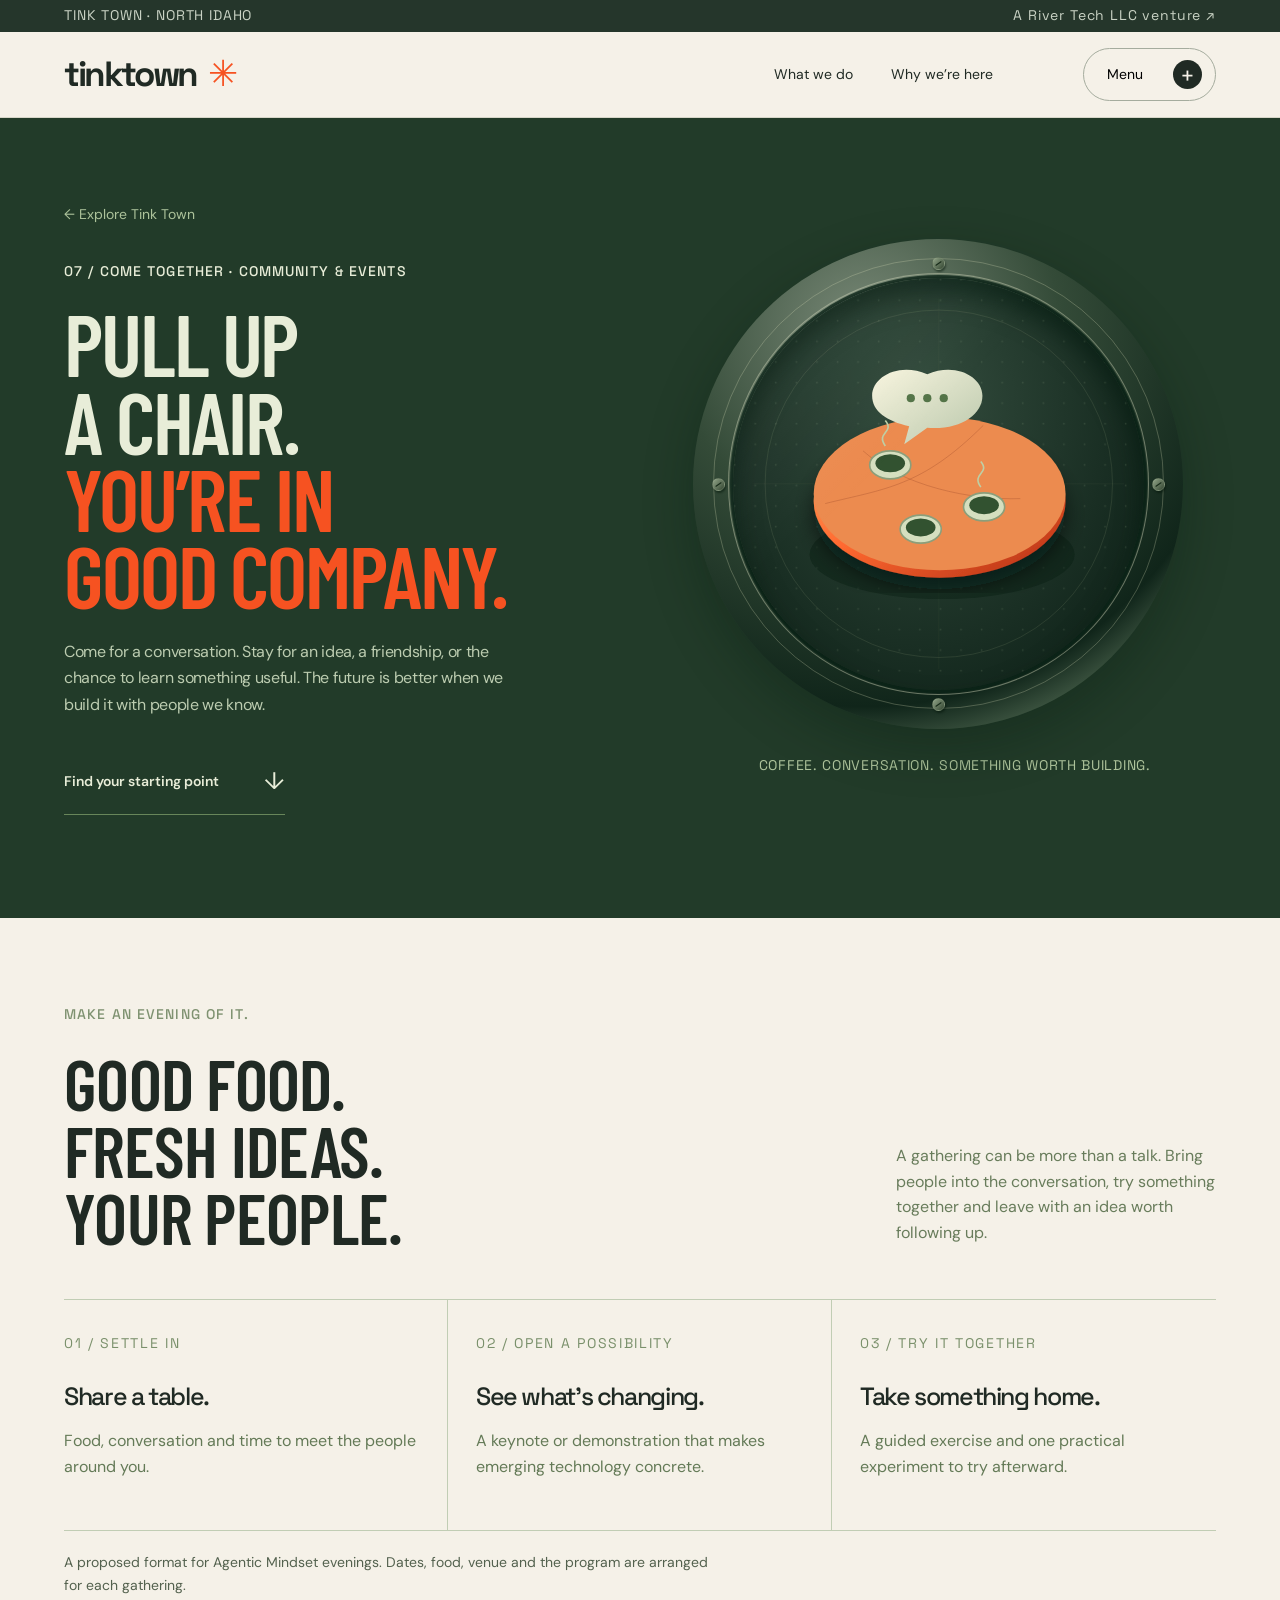
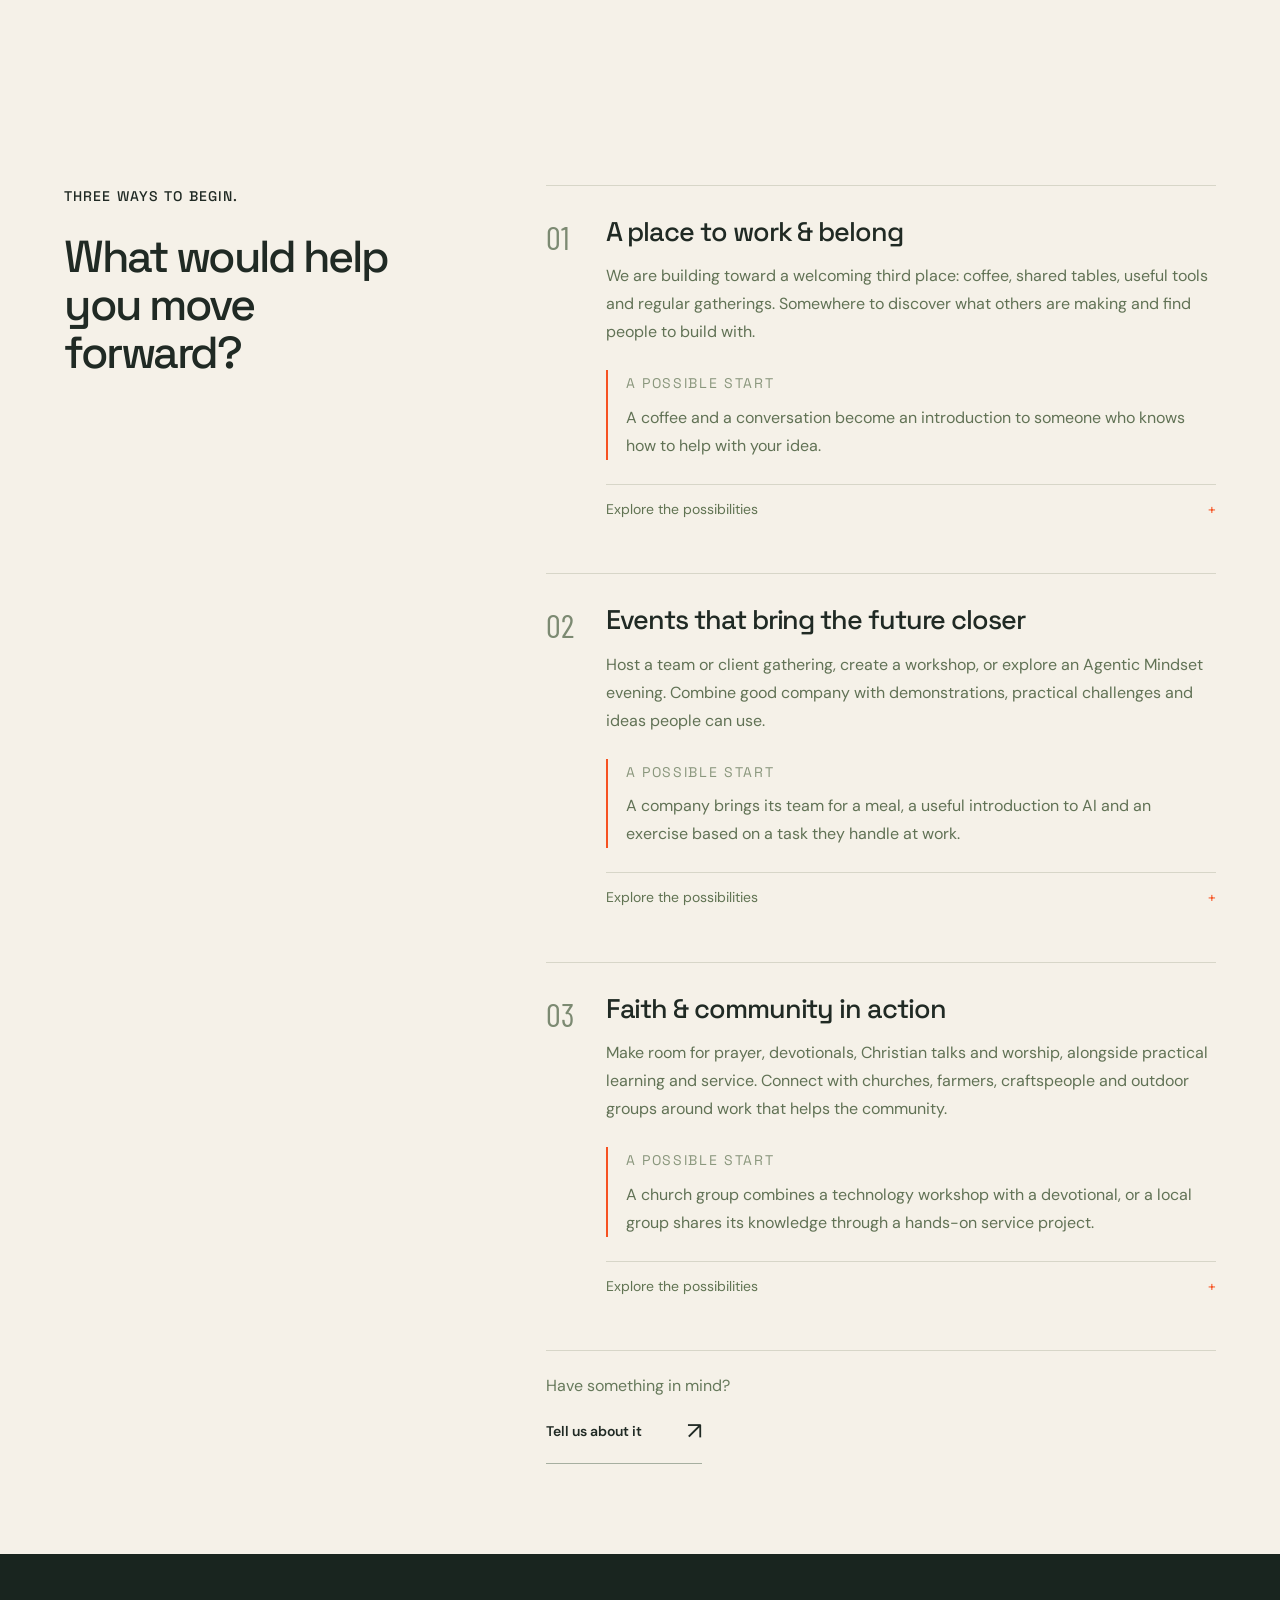
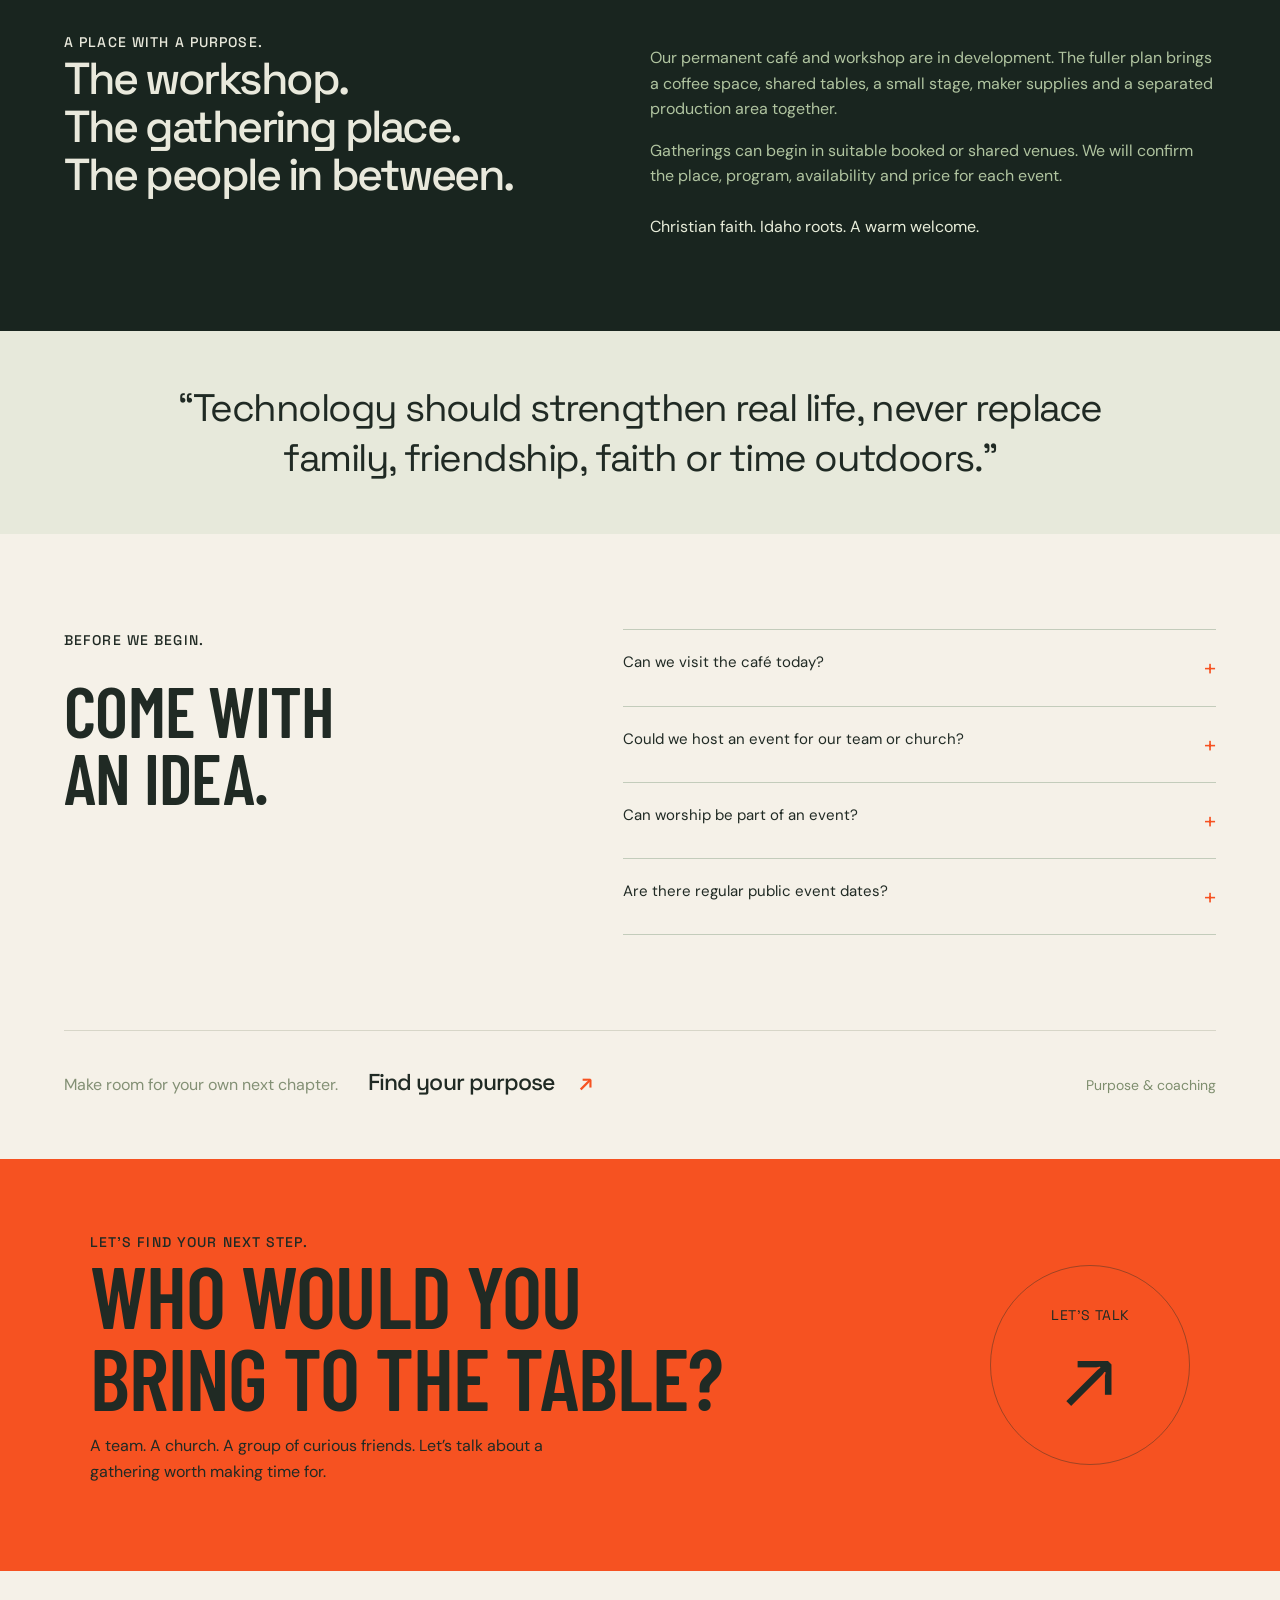
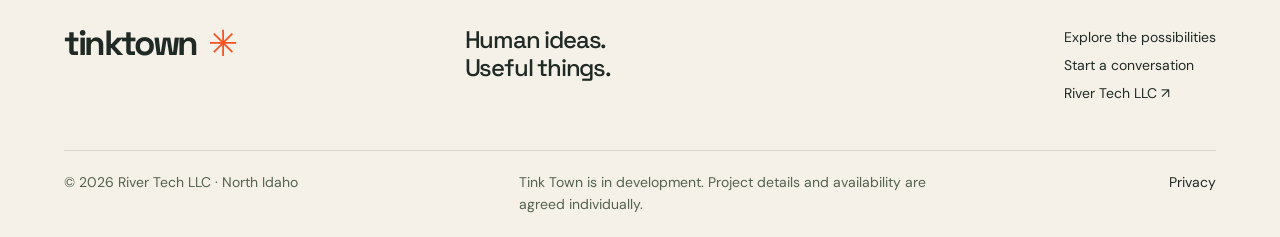
<file: community.html>
<!doctype html><html lang="en"><head><meta charset="utf-8"><meta name="viewport" content="width=device-width,initial-scale=1"><meta name="robots" content="index,follow"><meta name="theme-color" content="#f5f1e8"><title>Come together | Tink Town</title><link rel="canonical" href="https://tink.town/community.html"><meta name="description" content="Human ideas. Useful things. Explore practical help with AI, design, making and learning in North Idaho."><link rel="icon" href="assets/mark.svg" type="image/svg+xml"><link rel="preconnect" href="https://fonts.googleapis.com"><link rel="preconnect" href="https://fonts.gstatic.com" crossorigin><link href="https://fonts.googleapis.com/css2?family=Barlow+Condensed:wght@600;700;800&family=DM+Sans:wght@400;500;600;700&family=Space+Grotesk:wght@400;500;600;700&display=swap" rel="stylesheet"><link href="assets/site.css?v=20261024-readable" rel="stylesheet"></head><body class="category community"><a class="skip" href="#main">Skip to content</a><div class="preview-line">TINK TOWN · NORTH IDAHO <span><a href="https://rivertech.llc/">A River Tech LLC venture ↗</a></span></div><header class="site-header"><a class="wordmark" href="index.html" aria-label="Tink Town home">tinktown<span class="brand-star" aria-hidden="true">✳</span></a><nav aria-label="Main navigation"><a href="index.html#services">What we do</a><a href="index.html#our-story">Why we’re here</a></nav><button class="menu-button" aria-label="Open navigation" aria-controls="navigation" aria-haspopup="dialog" aria-expanded="false"><span>Menu</span><i aria-hidden="true">+</i></button></header><dialog id="navigation"><div class="dialog-top"><a class="wordmark" href="index.html">tinktown<span class="brand-star">✳</span></a><button data-close aria-label="Close navigation">×</button></div><p class="eyebrow">WHAT WOULD YOU LIKE TO DO?</p><div class="menu-grid"><a href="business.html"><span>01</span><strong>Work smarter</strong><small>AI & automation</small><b>↗</b></a><a href="creative.html"><span>02</span><strong>Look sharper</strong><small>Design & marketing</small><b>↗</b></a><a href="making.html"><span>03</span><strong>Make something</strong><small>Making & printing</small><b>↗</b></a><a href="learn.html"><span>04</span><strong>Learn & grow</strong><small>Training & education</small><b>↗</b></a><a href="talent.html"><span>05</span><strong>Find your people</strong><small>Talent & careers</small><b>↗</b></a><a href="purpose.html"><span>06</span><strong>Find your purpose</strong><small>Purpose & coaching</small><b>↗</b></a><a href="community.html"><span>07</span><strong>Come together</strong><small>Community & events</small><b>↗</b></a></div><div class="dialog-foot"><a href="start.html">Bring us an idea ↗</a><a href="https://rivertech.llc/">Our River Tech family ↗</a></div></dialog><main id="main"><section class="category-hero community-tone"><div class="wrap category-hero-grid"><div><a class="breadcrumb" href="index.html#community">← Explore Tink Town</a><p class="eyebrow">07 / COME TOGETHER · COMMUNITY & EVENTS</p><h1>PULL UP<br>A CHAIR.<br><em>YOU’RE IN<br>GOOD COMPANY.</em></h1><p class="hero-intro">Come for a conversation. Stay for an idea, a friendship, or the chance to learn something useful. The future is better when we build it with people we know.</p><a class="text-link" href="#your-options">Find your starting point <span>↓</span></a></div><div class="hero-visual"><div class="community-table"><div class="portal "><div class="portal-bolts" aria-hidden="true"><i></i><i></i><i></i><i></i></div><div class="portal-inner" data-art="6" aria-hidden="true"></div><div class="portal-rim" aria-hidden="true"></div></div><p class="art-caption">COFFEE. CONVERSATION. SOMETHING WORTH BUILDING.</p></div></div></div></section><section class="gathering-menu wrap"><div class="section-heading"><div><p class="eyebrow">MAKE AN EVENING OF IT.</p><h2>GOOD FOOD.<br>FRESH IDEAS.<br>YOUR PEOPLE.</h2></div><p>A gathering can be more than a talk. Bring people into the conversation, try something together and leave with an idea worth following up.</p></div><div class="evening-flow"><article><span>01 / SETTLE IN</span><h3>Share a table.</h3><p>Food, conversation and time to meet the people around you.</p></article><article><span>02 / OPEN A POSSIBILITY</span><h3>See what’s changing.</h3><p>A keynote or demonstration that makes emerging technology concrete.</p></article><article><span>03 / TRY IT TOGETHER</span><h3>Take something home.</h3><p>A guided exercise and one practical experiment to try afterward.</p></article></div><p class="format-note">A proposed format for Agentic Mindset evenings. Dates, food, venue and the program are arranged for each gathering.</p></section><section class="category-offers wrap" id="your-options"><div class="offering-intro"><p class="eyebrow">THREE WAYS TO BEGIN.</p><h2>What would help<br>you move forward?</h2></div><div class="offering-body"><article class="offer-chapter"><span class="chapter-number">01</span><div><h3>A place to work & belong</h3><p>We are building toward a welcoming third place: coffee, shared tables, useful tools and regular gatherings. Somewhere to discover what others are making and find people to build with.</p><div class="offer-example"><span>A POSSIBLE START</span><p>A coffee and a conversation become an introduction to someone who knows how to help with your idea.</p></div><details class="offer-examples"><summary>Explore the possibilities <span>+</span></summary><ul><li><strong>Coffee and conversation</strong> — A welcoming place to spend time and discover what others are making.</li><li><strong>Shared workspace</strong> — Tables and workspaces where ideas and collaborations can develop.</li><li><strong>Weekly gatherings</strong> — Build friendships and give ideas room to take shape.</li></ul></details></div></article><article class="offer-chapter"><span class="chapter-number">02</span><div><h3>Events that bring the future closer</h3><p>Host a team or client gathering, create a workshop, or explore an Agentic Mindset evening. Combine good company with demonstrations, practical challenges and ideas people can use.</p><div class="offer-example"><span>A POSSIBLE START</span><p>A company brings its team for a meal, a useful introduction to AI and an exercise based on a task they handle at work.</p></div><details class="offer-examples"><summary>Explore the possibilities <span>+</span></summary><ul><li><strong>Company events</strong> — Host staff or clients in a setting built around useful ideas and technology.</li><li><strong>Public events and workshops</strong> — Create gatherings for the wider community.</li><li><strong>Agentic Mindset evenings</strong> — Dinner, a keynote, live demonstrations and a guided group exercise.</li><li><strong>Recurring team sessions</strong> — Return monthly or quarterly to explore changes and review practical experiments.</li><li><strong>Performances and talks</strong> — Use a small stage for creative and community gatherings.</li></ul></details></div></article><article class="offer-chapter"><span class="chapter-number">03</span><div><h3>Faith & community in action</h3><p>Make room for prayer, devotionals, Christian talks and worship, alongside practical learning and service. Connect with churches, farmers, craftspeople and outdoor groups around work that helps the community.</p><div class="offer-example"><span>A POSSIBLE START</span><p>A church group combines a technology workshop with a devotional, or a local group shares its knowledge through a hands-on service project.</p></div><details class="offer-examples"><summary>Explore the possibilities <span>+</span></summary><ul><li><strong>Worship support</strong> — Draw on the River Tech performing-arts connection, with delivery agreed.</li><li><strong>Prayer and devotionals</strong> — Include Christian talks, prayer and devotionals in an agreed gathering.</li><li><strong>Faith and technology events</strong> — Combine practical learning with Christian reflection and worship.</li><li><strong>Outdoor and agricultural projects</strong> — Work with farmers, hunters, hikers, craftspeople and outdoor groups.</li><li><strong>Community service and demonstrations</strong> — Share knowledge and make things that help people care for the local area.</li></ul></details></div></article><div class="offers-next"><p>Have something in mind?</p><a class="text-link" href="start.html?topic=community">Tell us about it <span>↗</span></a></div></div></section><section class="place-note dark"><div class="wrap place-note-grid"><div><span class="eyebrow">A PLACE WITH A PURPOSE.</span><h2>The workshop.<br>The gathering place.<br>The people in between.</h2></div><div><p>Our permanent café and workshop are in development. The fuller plan brings a coffee space, shared tables, a small stage, maker supplies and a separated production area together.</p><p>Gatherings can begin in suitable booked or shared venues. We will confirm the place, program, availability and price for each event.</p><p class="place-promise">Christian faith. Idaho roots. A warm welcome.</p></div></div></section><div class="quote-band"><blockquote>“Technology should strengthen real life, never replace family, friendship, faith or time outdoors.”</blockquote></div><section class="answers wrap"><div><p class="eyebrow">BEFORE WE BEGIN.</p><h2>COME WITH<br>AN IDEA.</h2></div><div><details><summary>Can we visit the café today?<span>+</span></summary><p>The permanent café and workshop are not open yet. Contact us about the kind of gathering you have in mind, and we can discuss what can be arranged.</p></details><details><summary>Could we host an event for our team or church?<span>+</span></summary><p>Yes, that is a conversation we would like to have. We agree the purpose, group size, program, venue, food and delivery arrangements before confirming an event.</p></details><details><summary>Can worship be part of an event?<span>+</span></summary><p>Yes. Through the River Tech performing-arts connection, we can explore worship support alongside prayer, devotionals or Christian talks, with the people and arrangements confirmed for the event.</p></details><details><summary>Are there regular public event dates?<span>+</span></summary><p>There is no confirmed recurring public calendar yet. Monthly or quarterly learning evenings and weekly gatherings are part of the developing plan.</p></details></div></section><section class="related-next wrap"><p>Make room for your own next chapter.</p><a href="purpose.html">Find your purpose <span>↗</span></a><span>Purpose & coaching</span></section><section class="closing"><div><span class="eyebrow">LET’S FIND YOUR NEXT STEP.</span><h2>WHO WOULD YOU<br>BRING TO THE TABLE?</h2><p>A team. A church. A group of curious friends. Let’s talk about a gathering worth making time for.</p></div><a href="start.html?topic=community" class="big-arrow" aria-label="Start a conversation about come together"><span>LET’S TALK</span><b aria-hidden="true">↗</b></a></section></main><footer class="footer"><div class="footer-top"><a class="wordmark" href="index.html">tinktown<span class="brand-star">✳</span></a><p>Human ideas.<br>Useful things.</p><div><a href="index.html#services">Explore the possibilities</a><a href="start.html">Start a conversation</a><a href="https://rivertech.llc/">River Tech LLC ↗</a></div></div><div class="footer-bottom"><span>© 2026 River Tech LLC · North Idaho</span><span>Tink Town is in development. Project details and availability are agreed individually.</span><a href="privacy.html">Privacy</a></div></footer><script>window.SERVICES=[{"id": "business", "name": "Work smarter", "label": "AI & automation", "headline": "Less busywork. More room for what matters.", "intro": "Bring us the job that eats up your day. We’ll look for a simpler process, a useful connection or an AI assistant that helps you move forward.", "delivery": "We start with the task, then agree scope, tools, cost and the result to test.", "url": "business.html", "services": [{"title": "Find a better way to work", "text": "Identify where time and effort are being lost.", "examples": [{"title": "Workflow review", "text": "Find repeated work, bottlenecks and disconnected processes."}]}, {"title": "Build useful AI & automation", "text": "Connect tools and simplify the repeated work that slows your team down.", "examples": [{"title": "AI agents", "text": "Build agents around a defined job, with human review where needed."}, {"title": "Connected business tools", "text": "Move information between systems instead of copying it by hand."}, {"title": "Customer enquiries", "text": "Improve intake and the handling of incoming questions."}, {"title": "Quotes and scheduling", "text": "Simplify preparing quotes and arranging the work."}, {"title": "Customer follow-up", "text": "Help teams keep track of enquiries and next steps."}, {"title": "Data entry", "text": "Reduce repetitive copying and formatting."}, {"title": "Document handling", "text": "Organize, summarize and move documents through a process."}, {"title": "Draft replies and reports", "text": "Prepare useful drafts for a person to review."}, {"title": "Meeting notes into action", "text": "Turn discussion into organized next steps."}]}, {"title": "Put the improvement to work", "text": "Test a small solution, help your team adopt it and support the handover.", "examples": [{"title": "Improvement pilots", "text": "Test a small working change before wider use."}, {"title": "Implementation and handover", "text": "Help the team use the improvement and agree follow-up support."}]}], "quoteRecords": [{"source": "https://rivertech.llc/pages/investing.html", "text": "Less time copying, chasing and formatting; more time thinking, serving customers and moving the business forward.", "id": 58}, {"source": "https://rivertech.llc/", "text": "We believe preparation turns uncertainty into possibility.", "id": 3}]}, {"id": "creative", "name": "Look sharper", "label": "Design & marketing", "headline": "You do good work. Let’s make it show.", "intro": "Your business has a story worth telling. Let’s make the website, images and everyday materials tell it beautifully—and make your next customer’s choice easier.", "delivery": "We agree the creative direction, deliverables and production arrangements around your project.", "url": "creative.html", "services": [{"title": "Websites & brand identity", "text": "Give your business a clear story and a look that reflects the quality of your work.", "examples": [{"title": "Website design and improvement", "text": "Make the business clearer and the customer journey easier."}, {"title": "Visual identity", "text": "Develop or refresh the look of a business or organization."}, {"title": "Messaging and storytelling", "text": "Help people understand what you do and why it matters."}]}, {"title": "Photography & video", "text": "Show what you do through compelling images and films.", "examples": [{"title": "Video production", "text": "Create videos that communicate the work and its value."}, {"title": "Product photography", "text": "Show products and their quality clearly."}]}, {"title": "Marketing & campaign design", "text": "Bring the same strong message to your ads, print materials and outreach.", "examples": [{"title": "Advertising creative", "text": "Create the visual and written materials for advertisements."}, {"title": "Graphic design", "text": "Design useful, consistent business and outreach materials."}, {"title": "Print and sign design", "text": "Create artwork for flyers, posters, signs and other physical materials."}, {"title": "Campaign materials", "text": "Carry one story across website, video, print and outreach."}, {"title": "Church and ministry communication", "text": "Apply design, websites, video and print to ministry and outreach."}]}], "quoteRecords": [{"source": "https://rivertech.llc/pages/tink-town.html", "text": "Our work deserves a better story.", "id": 71}, {"source": "https://rivertech.llc/pages/tink-town.html", "text": "One story. Many ways to share it.", "id": 72}]}, {"id": "making", "name": "Make something", "label": "Making & printing", "headline": "You can picture it. Let’s make it real.", "intro": "A sketch, a file, a broken part, a wild idea. Let’s work through what it needs to do and find a practical way to make it.", "delivery": "Production depends on the equipment and expertise a project needs. Our own workshop will grow in stages; specialist work can be arranged separately.", "url": "making.html", "services": [{"title": "Design & prototype", "text": "Turn an idea, sketch or broken part into something you can test.", "examples": [{"title": "Design from a sketch or idea", "text": "Work out dimensions, materials and what the object needs to do."}, {"title": "3D modeling", "text": "Prepare a digital model for a physical object."}, {"title": "Prototypes and test models", "text": "Make an early version to try and refine."}]}, {"title": "Make, build & tinker", "text": "Create custom parts and projects, or find supplies to build your own.", "examples": [{"title": "Custom and replacement parts", "text": "Assess a broken part or a specific need and possible production methods."}, {"title": "Brackets, fixtures and enclosures", "text": "Make practical parts for holding, protecting or supporting things."}, {"title": "Panels, signs and displays", "text": "Produce useful objects and display pieces."}, {"title": "Filament 3D printing", "text": "Build suitable objects layer by layer from filament."}, {"title": "Resin 3D printing", "text": "Produce suitable detailed parts, with washing and curing."}, {"title": "Fiber laser cutting", "text": "Cut suitable metal parts, brackets, panels and signs."}, {"title": "CO₂ laser cutting", "text": "Cut appropriate materials such as wood and acrylic."}, {"title": "Waterjet cutting", "text": "Cut suitable materials using an abrasive waterjet."}, {"title": "CNC routing", "text": "Shape wood, plastics and composite panels."}, {"title": "CNC milling", "text": "Machine three-dimensional parts from solid stock."}, {"title": "Sheet-metal bending", "text": "Form sheet parts with a press brake."}, {"title": "Parts finishing and assembly", "text": "Deburr, tap, countersink, insert hardware and assemble."}, {"title": "Robotics and electronics projects", "text": "Bring tools and appropriate specialist expertise to practical projects."}, {"title": "Maker supplies", "text": "Sell robotics components, modeling parts and useful supplies."}]}, {"title": "Print & signs", "text": "Produce the everyday materials that help your business get noticed.", "examples": [{"title": "Everyday business printing", "text": "Flyers, brochures, business cards, menus and booklets."}, {"title": "Large-format printing", "text": "Posters, banners, signs and displays."}, {"title": "Vinyl lettering and decals", "text": "Produce adhesive graphics for suitable applications."}, {"title": "Print finishing", "text": "Trim, fold, crease, bind, laminate and mount."}]}], "quoteRecords": [{"source": "https://rivertech.llc/pages/river-tech.html", "text": "From “what if?” to “look what I made.”", "id": 19}, {"source": "https://rivertech.llc/pages/investing.html", "text": "Design it. Print it. Make it.", "id": 18}]}, {"id": "learning", "name": "Learn & grow", "label": "Training & education", "headline": "Come curious. Leave capable.", "intro": "Learn by doing something that matters to you. From everyday AI to hands-on making, the aim is confidence you can put to work.", "delivery": "We agree the subject, instructor, group and venue. Schools and colleges approve their own participation and any academic credit.", "url": "learn.html", "services": [{"title": "AI for you & your team", "text": "Learn to use AI confidently and responsibly on real work.", "examples": [{"title": "AI for everyday work", "text": "Teach individuals and teams using tasks they actually do."}, {"title": "AI for administrators", "text": "Apply AI to documents, communications and repeatable office work."}, {"title": "Agentic Mindset", "text": "Define outcomes, break down work, delegate, review and improve."}, {"title": "Team improvement sprints", "text": "Pair training with a small working improvement."}, {"title": "Ethical and safe technology use", "text": "Teach privacy, accuracy, truthfulness, responsibility and discernment."}]}, {"title": "Creative & maker workshops", "text": "Build skills by making something useful.", "examples": [{"title": "Design and creative technology", "text": "Learn through a useful website, video, graphic or print project."}, {"title": "Robotics workshops", "text": "Learn practical skills through a project that does something."}, {"title": "Youth technology workshops", "text": "Connect young people with useful, hands-on projects."}, {"title": "Specialist creative courses", "text": "Explore coding, games, film, 3D modeling or arts when an instructor and delivery are arranged."}]}, {"title": "Courses for schools & ministries", "text": "Develop a workshop, short course or module around the people you serve.", "examples": [{"title": "School field trips and mentoring", "text": "Connect learning with tools, experienced people and practical work."}, {"title": "College courses and modules", "text": "Develop guest sessions, short courses or modules with a college."}, {"title": "Bible college technology courses", "text": "Connect practical technology with ministry and working life."}, {"title": "Technology for ministry", "text": "Apply tools to research, communication, administration and service."}]}], "quoteRecords": [{"source": "https://rivertech.llc/", "text": "Learn what is changing. Build the skills. Put them to work on something that matters.", "id": 4}, {"source": "https://rivertech.llc/pages/investing.html", "text": "The goal is a working improvement, not a presentation everyone forgets.", "id": 59}]}, {"id": "talent", "name": "Find your people", "label": "Talent & careers", "headline": "Good people. Meaningful work. Let’s connect the two.", "intro": "Find people who can think, communicate and build. Or bring your own abilities and explore where they could make a difference.", "delivery": "Employer introductions and placement terms are being developed. Any fee is agreed with the employer; hiring decisions remain theirs.", "url": "talent.html", "services": [{"title": "Find capable people", "text": "Meet potential hires and see what they can actually do.", "examples": [{"title": "Employer introductions", "text": "Match suitable people to employers with candidate permission."}, {"title": "Evidence of practical ability", "text": "Help employers assess work samples, experience and teamwork."}, {"title": "Employer-paid placement", "text": "Explore a success-fee service for an agreed qualifying hire; terms remain proposed."}]}, {"title": "Put your skills to work", "text": "Contribute your technical ability, creativity and judgment to paid projects.", "examples": [{"title": "Work with Tink Town", "text": "Paid projects combining technical ability, creativity and judgment."}]}, {"title": "Build a path from learning to work", "text": "Connect students and graduates with practical projects, experienced people and career possibilities.", "examples": [{"title": "Student and graduate pathways", "text": "Connect learning to projects, experienced people and meaningful work."}]}], "quoteRecords": [{"source": "https://rivertech.llc/", "text": "River Tech develops problem-solvers. Tink Town puts problem-solvers to work.", "id": 13}, {"source": "https://rivertech.llc/pages/river-tech.html", "text": "Talent matters. So does the person carrying it.", "id": 55}]}, {"id": "purpose", "name": "Find your purpose", "label": "Purpose & coaching", "headline": "Your gifts. Your calling. Let’s find your next step.", "intro": "You don’t need to arrive with a finished plan. Bring the idea, the question, or the sense that you have something more to give.", "delivery": "Practical purpose and project coaching, with the format and cost agreed together.", "url": "purpose.html", "services": [{"title": "Discover your direction", "text": "Explore your strengths, your calling and where you can make a contribution.", "examples": [{"title": "Discover your strengths", "text": "Identify gifts, interests and the things you can contribute."}, {"title": "Explore your calling", "text": "Consider where your abilities meet a real need."}]}, {"title": "Give your idea shape", "text": "Turn a business, ministry or community idea into a practical first step.", "examples": [{"title": "Shape an idea", "text": "Develop the beginnings of a business, ministry or community project."}, {"title": "Choose a first experiment", "text": "Turn a big aspiration into a manageable thing to try."}]}, {"title": "Move forward with support", "text": "Affordable coaching, encouragement and connections to help you follow through.", "examples": [{"title": "Find people and resources", "text": "Connect with a collaborator, skill, tool or learning opportunity."}, {"title": "Affordable purpose coaching", "text": "Practical encouragement and help staying focused on the next step."}]}], "quoteRecords": [{"source": "https://rivertech.llc/pages/dream-big.html", "text": "Fan your calling into flame", "id": 28}, {"source": "https://rivertech.llc/pages/dream-big.html", "text": "Dream big. You’ve found your people.", "id": 23}]}, {"id": "community", "name": "Come together", "label": "Community & events", "headline": "Pull up a chair. You’re in good company.", "intro": "A place for coffee, curiosity and people who want to build a good future together. Work, learning and community belong in the same conversation.", "delivery": "The permanent café and workshop are in development. Events and gatherings can begin in suitable shared or booked spaces.", "url": "community.html", "services": [{"title": "A place to work & belong", "text": "Coffee, shared tables and regular gatherings where friendships and ideas can grow.", "examples": [{"title": "Coffee and conversation", "text": "A welcoming place to spend time and discover what others are making."}, {"title": "Shared workspace", "text": "Tables and workspaces where ideas and collaborations can develop."}, {"title": "Weekly gatherings", "text": "Build friendships and give ideas room to take shape."}]}, {"title": "Events that bring the future closer", "text": "Bring your team or community together for food, ideas, demonstrations and hands-on discovery.", "examples": [{"title": "Company events", "text": "Host staff or clients in a setting built around useful ideas and technology."}, {"title": "Public events and workshops", "text": "Create gatherings for the wider community."}, {"title": "Agentic Mindset evenings", "text": "Dinner, a keynote, live demonstrations and a guided group exercise."}, {"title": "Recurring team sessions", "text": "Return monthly or quarterly to explore changes and review practical experiments."}, {"title": "Performances and talks", "text": "Use a small stage for creative and community gatherings."}]}, {"title": "Faith & community in action", "text": "Gather for worship, learn together and put local knowledge to work serving others.", "examples": [{"title": "Worship support", "text": "Draw on the River Tech performing-arts connection, with delivery agreed."}, {"title": "Prayer and devotionals", "text": "Include Christian talks, prayer and devotionals in an agreed gathering."}, {"title": "Faith and technology events", "text": "Combine practical learning with Christian reflection and worship."}, {"title": "Outdoor and agricultural projects", "text": "Work with farmers, hunters, hikers, craftspeople and outdoor groups."}, {"title": "Community service and demonstrations", "text": "Share knowledge and make things that help people care for the local area."}]}], "quoteRecords": [{"source": "https://rivertech.llc/pages/dream-big.html", "text": "A place to belong. People to build with.", "id": 25}, {"source": "https://rivertech.llc/pages/community.html", "text": "Christian faith, the natural world and useful technology belong together in the future we are building.", "id": 41}]}];</script><script src="assets/site.js?v=20261024-readable"></script></body></html>
</file>
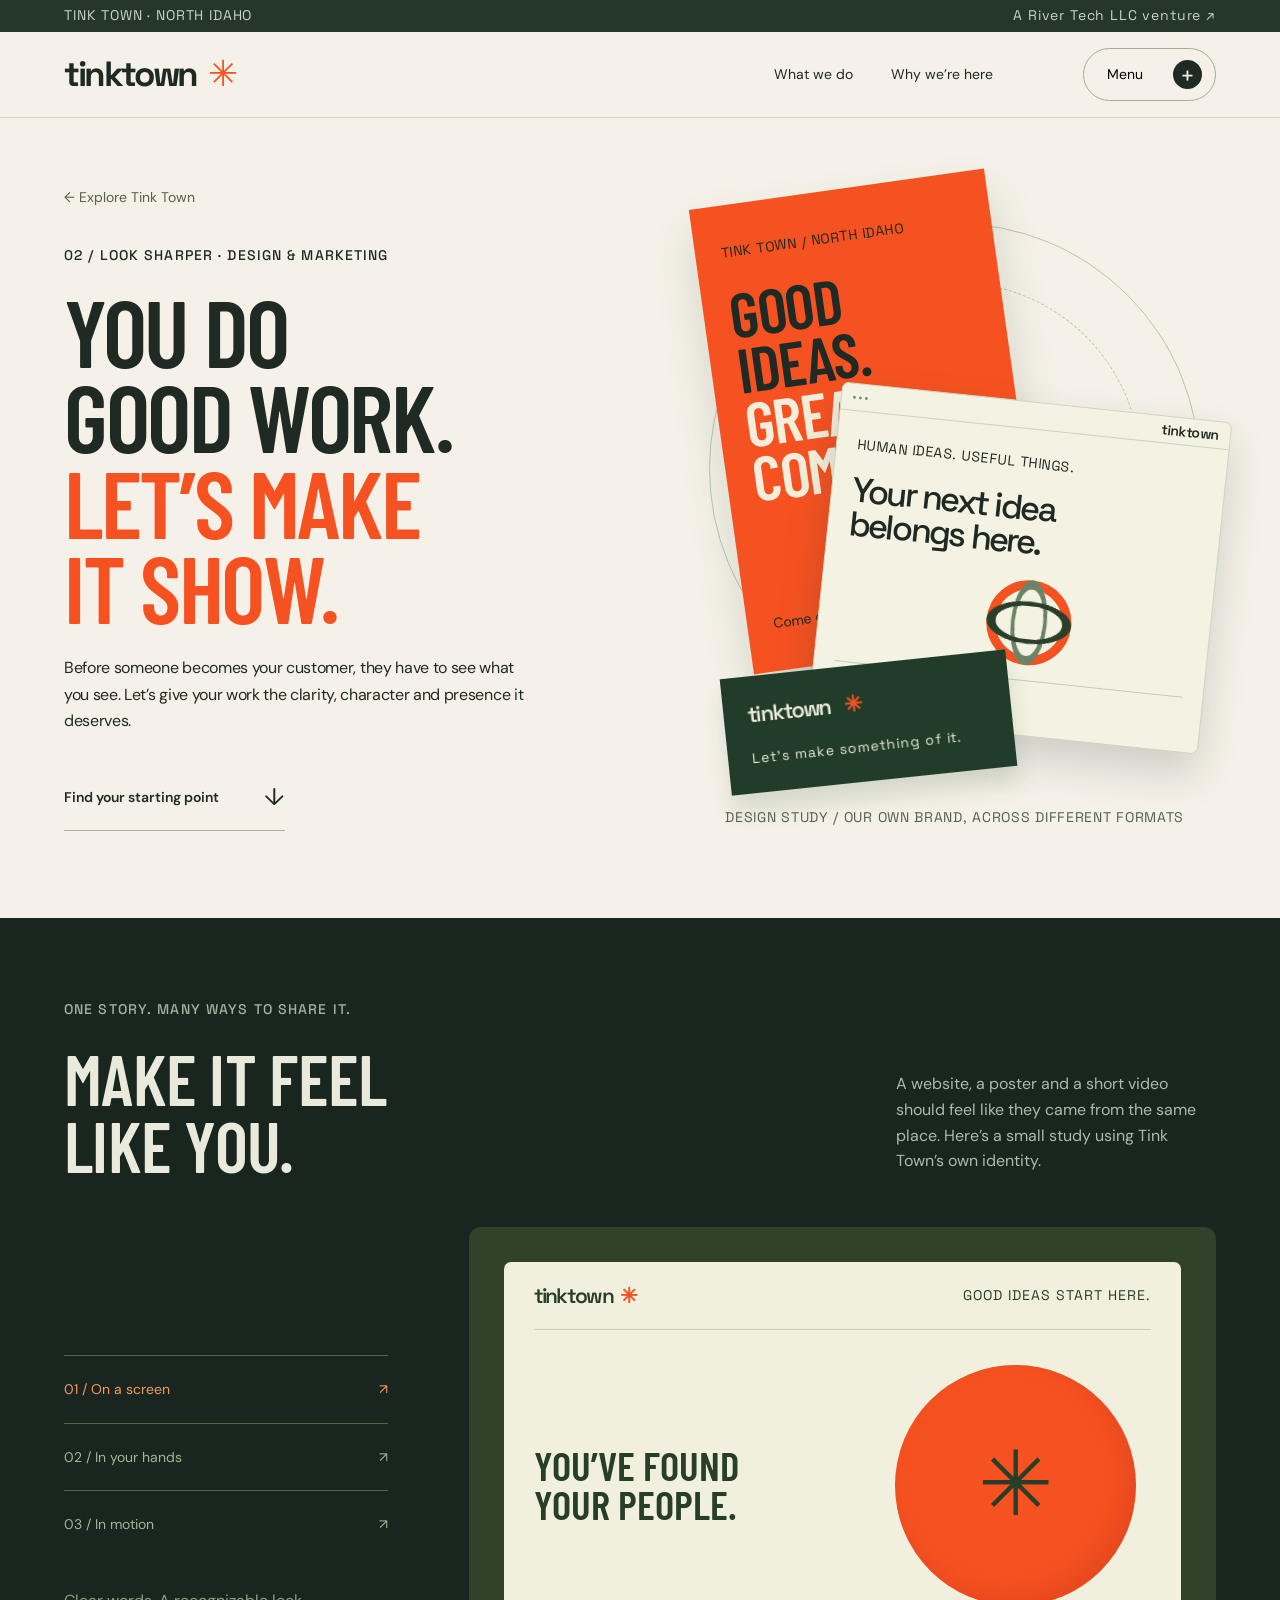
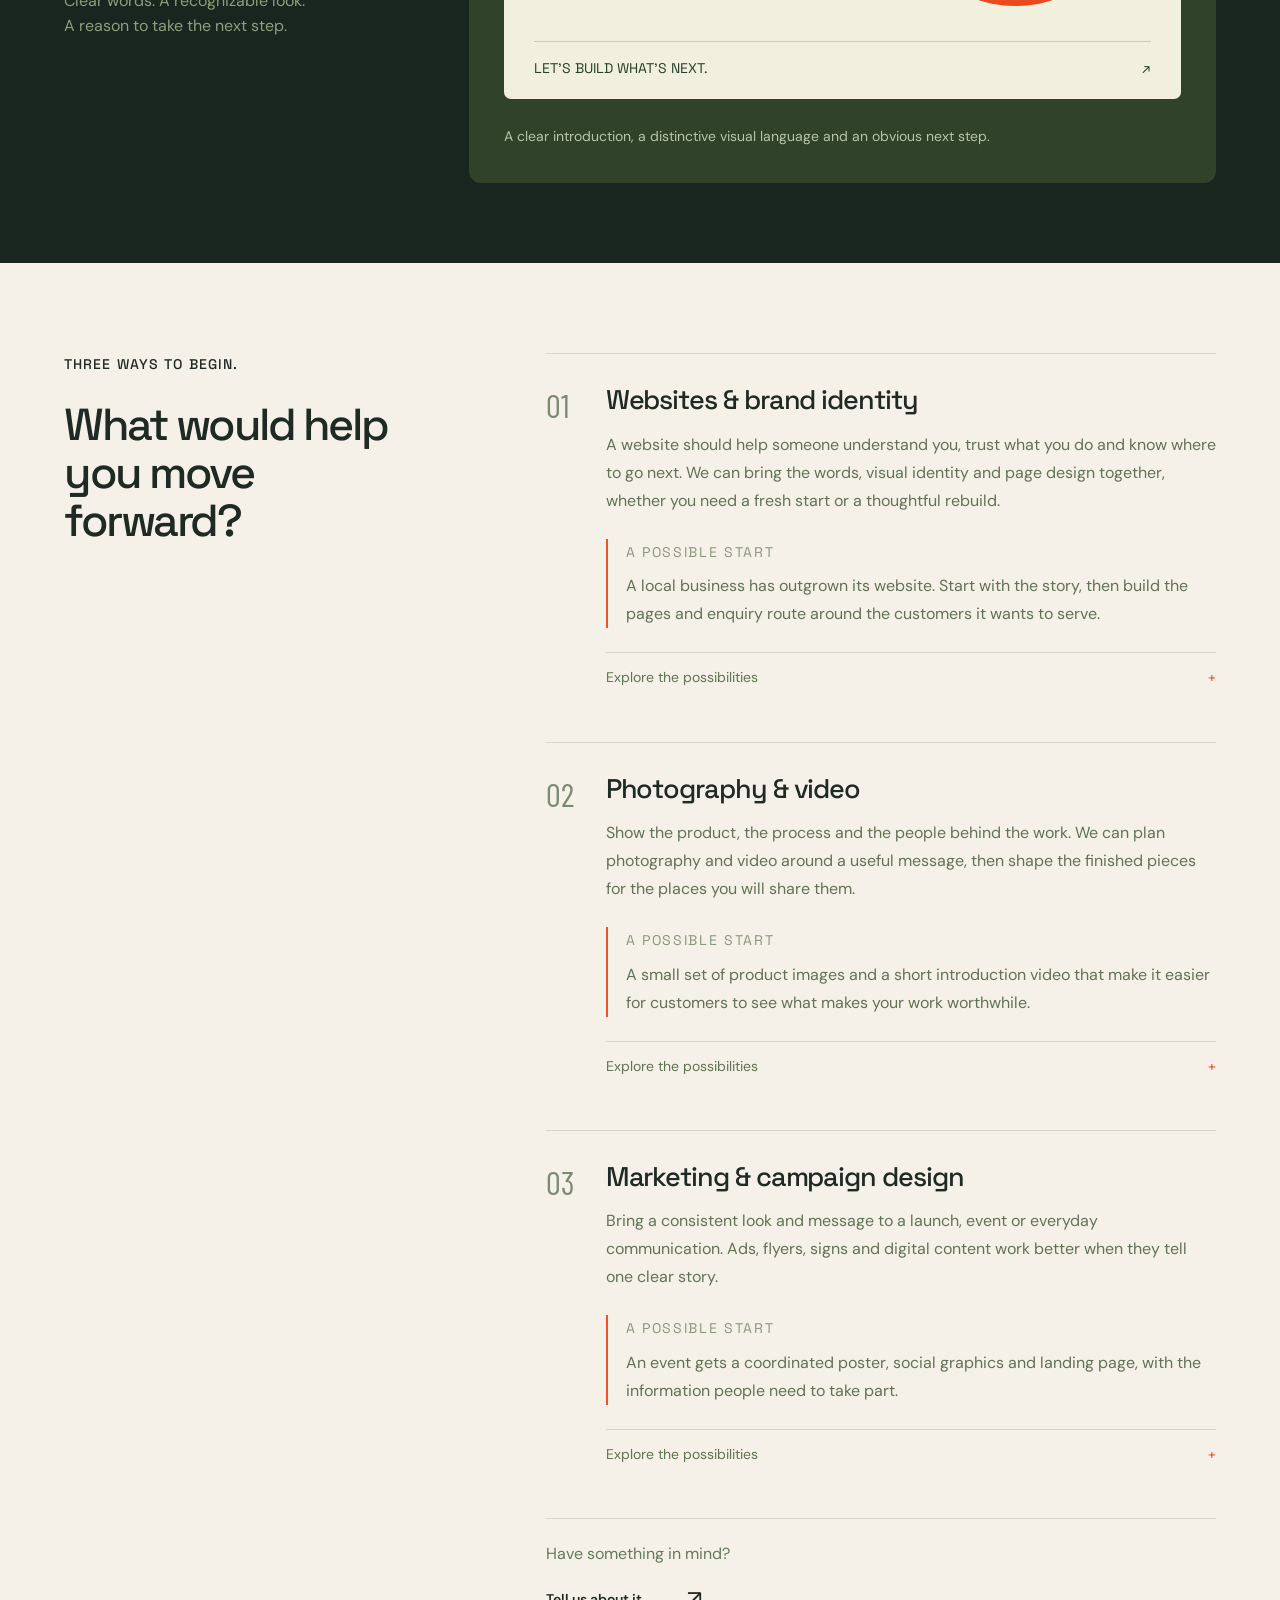
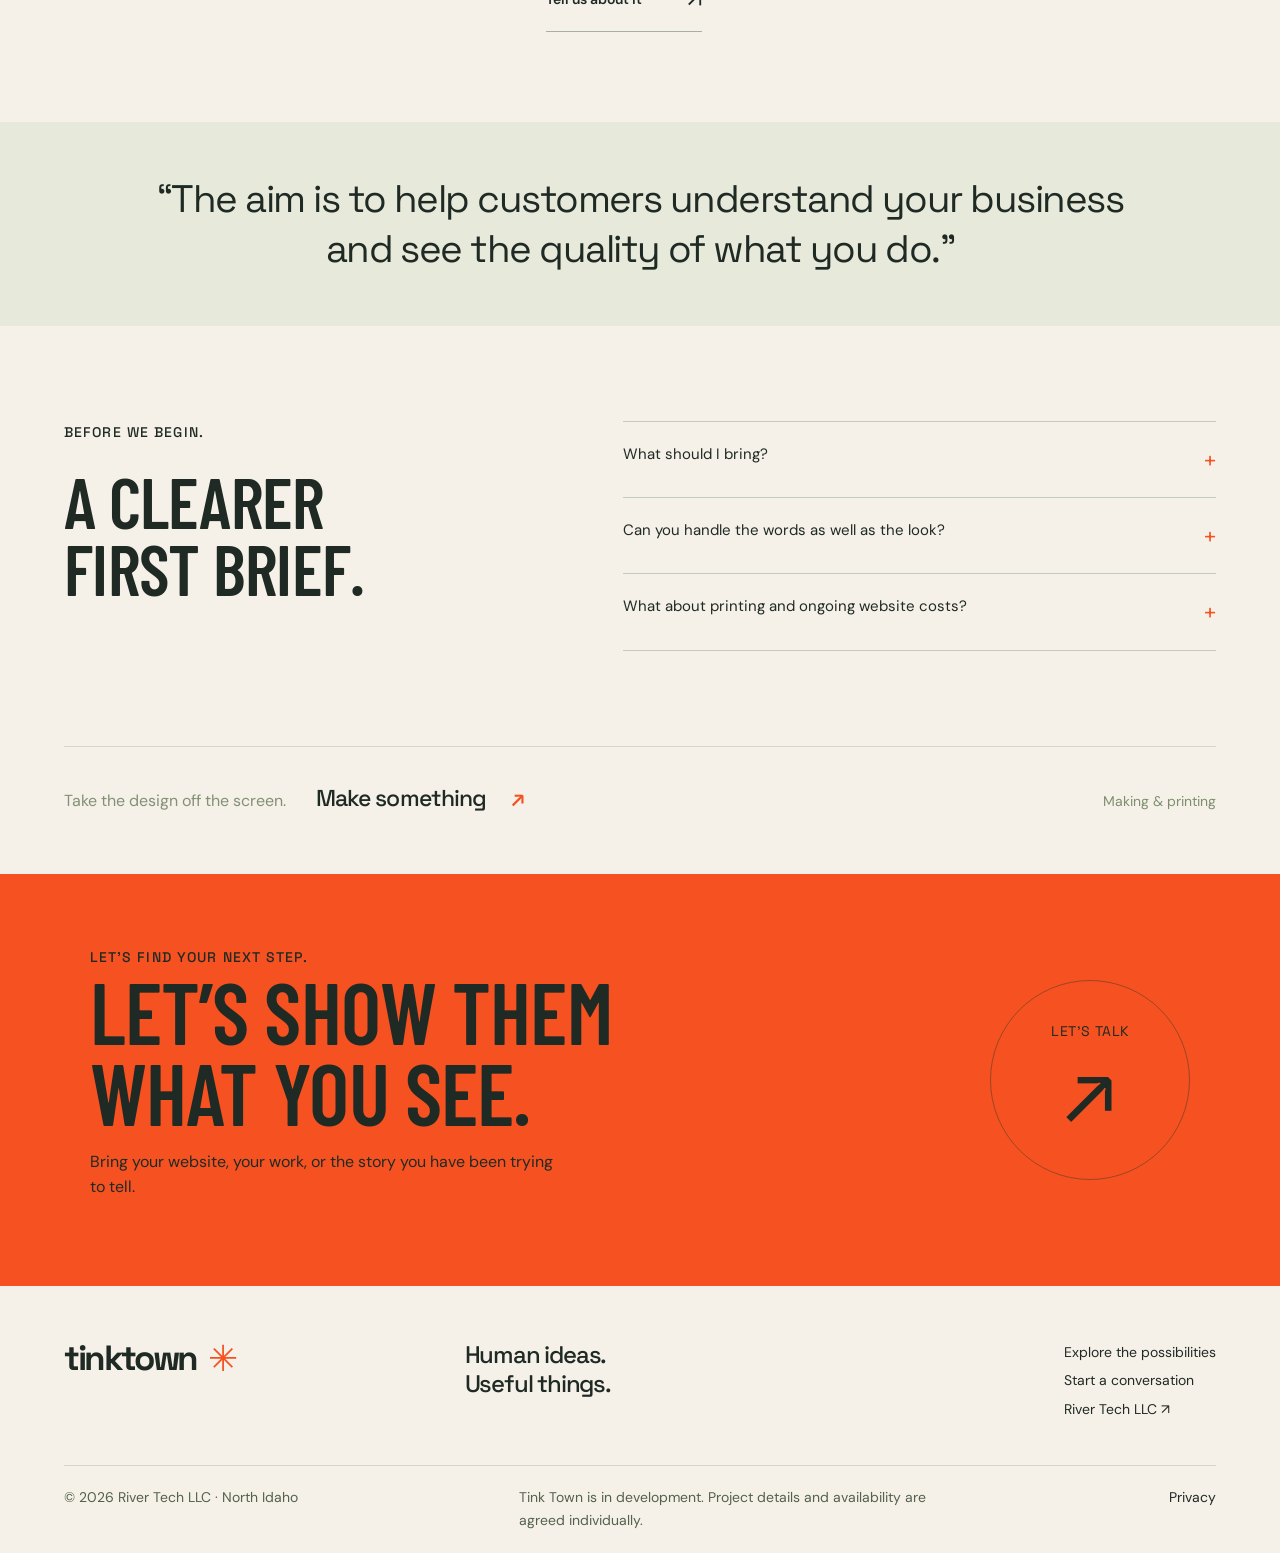
<file: creative.html>
<!doctype html><html lang="en"><head><meta charset="utf-8"><meta name="viewport" content="width=device-width,initial-scale=1"><meta name="robots" content="index,follow"><meta name="theme-color" content="#f5f1e8"><title>Look sharper | Tink Town</title><link rel="canonical" href="https://tink.town/creative.html"><meta name="description" content="Human ideas. Useful things. Explore practical help with AI, design, making and learning in North Idaho."><link rel="icon" href="assets/mark.svg" type="image/svg+xml"><link rel="preconnect" href="https://fonts.googleapis.com"><link rel="preconnect" href="https://fonts.gstatic.com" crossorigin><link href="https://fonts.googleapis.com/css2?family=Barlow+Condensed:wght@600;700;800&family=DM+Sans:wght@400;500;600;700&family=Space+Grotesk:wght@400;500;600;700&display=swap" rel="stylesheet"><link href="assets/site.css?v=20261024-readable" rel="stylesheet"></head><body class="category creative"><a class="skip" href="#main">Skip to content</a><div class="preview-line">TINK TOWN · NORTH IDAHO <span><a href="https://rivertech.llc/">A River Tech LLC venture ↗</a></span></div><header class="site-header"><a class="wordmark" href="index.html" aria-label="Tink Town home">tinktown<span class="brand-star" aria-hidden="true">✳</span></a><nav aria-label="Main navigation"><a href="index.html#services">What we do</a><a href="index.html#our-story">Why we’re here</a></nav><button class="menu-button" aria-label="Open navigation" aria-controls="navigation" aria-haspopup="dialog" aria-expanded="false"><span>Menu</span><i aria-hidden="true">+</i></button></header><dialog id="navigation"><div class="dialog-top"><a class="wordmark" href="index.html">tinktown<span class="brand-star">✳</span></a><button data-close aria-label="Close navigation">×</button></div><p class="eyebrow">WHAT WOULD YOU LIKE TO DO?</p><div class="menu-grid"><a href="business.html"><span>01</span><strong>Work smarter</strong><small>AI & automation</small><b>↗</b></a><a href="creative.html"><span>02</span><strong>Look sharper</strong><small>Design & marketing</small><b>↗</b></a><a href="making.html"><span>03</span><strong>Make something</strong><small>Making & printing</small><b>↗</b></a><a href="learn.html"><span>04</span><strong>Learn & grow</strong><small>Training & education</small><b>↗</b></a><a href="talent.html"><span>05</span><strong>Find your people</strong><small>Talent & careers</small><b>↗</b></a><a href="purpose.html"><span>06</span><strong>Find your purpose</strong><small>Purpose & coaching</small><b>↗</b></a><a href="community.html"><span>07</span><strong>Come together</strong><small>Community & events</small><b>↗</b></a></div><div class="dialog-foot"><a href="start.html">Bring us an idea ↗</a><a href="https://rivertech.llc/">Our River Tech family ↗</a></div></dialog><main id="main"><section class="category-hero creative-tone"><div class="wrap category-hero-grid"><div><a class="breadcrumb" href="index.html#creative">← Explore Tink Town</a><p class="eyebrow">02 / LOOK SHARPER · DESIGN & MARKETING</p><h1>YOU DO<br>GOOD WORK.<br><em>LET’S MAKE<br>IT SHOW.</em></h1><p class="hero-intro">Before someone becomes your customer, they have to see what you see. Let’s give your work the clarity, character and presence it deserves.</p><a class="text-link" href="#your-options">Find your starting point <span>↓</span></a></div><div class="hero-visual"><div class="brand-showcase" aria-label="Tink Town design example"><div class="showcase-orbit"></div><div class="mini-poster"><span>TINK TOWN / NORTH IDAHO</span><b>GOOD<br>IDEAS.<br><em>GREAT<br>COMPANY.</em></b><i class="poster-spark">✳</i><small>Come curious. Make something.</small></div><div class="mini-browser"><div class="browser-top"><i></i><i></i><i></i><span>tinktown</span></div><div class="browser-copy"><span>HUMAN IDEAS. USEFUL THINGS.</span><b>Your next idea<br>belongs here.</b><div class="browser-rings"><i></i><i></i><i></i></div><small>Explore the possibilities ↗</small></div></div><div class="mini-card">tinktown <b>✳</b><small>Let’s make something of it.</small></div></div><p class="art-caption">DESIGN STUDY / OUR OWN BRAND, ACROSS DIFFERENT FORMATS</p></div></div></section><section class="design-lab dark"><div class="wrap"><div class="section-heading"><div><p class="eyebrow">ONE STORY. MANY WAYS TO SHARE IT.</p><h2>MAKE IT FEEL<br>LIKE YOU.</h2></div><p>A website, a poster and a short video should feel like they came from the same place. Here’s a small study using Tink Town’s own identity.</p></div><div class="design-lab-layout"><div class="design-selector" role="tablist" aria-label="Explore the design study"><button role="tab" id="design-web" aria-controls="design-web-panel" aria-selected="true" data-design-view="web">01 / On a screen <span>↗</span></button><button role="tab" id="design-print" aria-controls="design-print-panel" aria-selected="false" tabindex="-1" data-design-view="print">02 / In your hands <span>↗</span></button><button role="tab" id="design-motion" aria-controls="design-motion-panel" aria-selected="false" tabindex="-1" data-design-view="motion">03 / In motion <span>↗</span></button><p>Clear words. A recognizable look.<br>A reason to take the next step.</p></div><div class="design-display"><section role="tabpanel" id="design-web-panel" aria-labelledby="design-web"><div class="sample-web"><div class="sample-nav">tinktown <b>✳</b><span>GOOD IDEAS START HERE.</span></div><div class="sample-web-body"><p>YOU’VE FOUND<br>YOUR PEOPLE.</p><div class="sample-disc"><span>✳</span></div></div><div class="sample-web-foot">LET’S BUILD WHAT’S NEXT. <span>↗</span></div></div><small>A clear introduction, a distinctive visual language and an obvious next step.</small></section><section role="tabpanel" id="design-print-panel" aria-labelledby="design-print" hidden><div class="sample-print"><div class="print-poster"><span>TINK TOWN / NORTH IDAHO</span><b>PULL UP<br>A CHAIR.</b><i>✳</i><p>You’re in good company.</p></div><div class="print-card"><b>tinktown ✳</b><span>HUMAN IDEAS.<br>USEFUL THINGS.</span></div></div><small>The same identity, sized and arranged for a different kind of encounter.</small></section><section role="tabpanel" id="design-motion-panel" aria-labelledby="design-motion" hidden><div class="sample-motion"><span>TINK TOWN</span><div class="motion-reel"><i>✳</i></div><b>AN IDEA<br>TAKING SHAPE.</b><div class="reel-line"></div></div><small>Motion study: a simple visual idea with rhythm and a clear message.</small></section></div></div></div></section><section class="category-offers wrap" id="your-options"><div class="offering-intro"><p class="eyebrow">THREE WAYS TO BEGIN.</p><h2>What would help<br>you move forward?</h2></div><div class="offering-body"><article class="offer-chapter"><span class="chapter-number">01</span><div><h3>Websites & brand identity</h3><p>A website should help someone understand you, trust what you do and know where to go next. We can bring the words, visual identity and page design together, whether you need a fresh start or a thoughtful rebuild.</p><div class="offer-example"><span>A POSSIBLE START</span><p>A local business has outgrown its website. Start with the story, then build the pages and enquiry route around the customers it wants to serve.</p></div><details class="offer-examples"><summary>Explore the possibilities <span>+</span></summary><ul><li><strong>Website design and improvement</strong> — Make the business clearer and the customer journey easier.</li><li><strong>Visual identity</strong> — Develop or refresh the look of a business or organization.</li><li><strong>Messaging and storytelling</strong> — Help people understand what you do and why it matters.</li></ul></details></div></article><article class="offer-chapter"><span class="chapter-number">02</span><div><h3>Photography & video</h3><p>Show the product, the process and the people behind the work. We can plan photography and video around a useful message, then shape the finished pieces for the places you will share them.</p><div class="offer-example"><span>A POSSIBLE START</span><p>A small set of product images and a short introduction video that make it easier for customers to see what makes your work worthwhile.</p></div><details class="offer-examples"><summary>Explore the possibilities <span>+</span></summary><ul><li><strong>Video production</strong> — Create videos that communicate the work and its value.</li><li><strong>Product photography</strong> — Show products and their quality clearly.</li></ul></details></div></article><article class="offer-chapter"><span class="chapter-number">03</span><div><h3>Marketing & campaign design</h3><p>Bring a consistent look and message to a launch, event or everyday communication. Ads, flyers, signs and digital content work better when they tell one clear story.</p><div class="offer-example"><span>A POSSIBLE START</span><p>An event gets a coordinated poster, social graphics and landing page, with the information people need to take part.</p></div><details class="offer-examples"><summary>Explore the possibilities <span>+</span></summary><ul><li><strong>Advertising creative</strong> — Create the visual and written materials for advertisements.</li><li><strong>Graphic design</strong> — Design useful, consistent business and outreach materials.</li><li><strong>Print and sign design</strong> — Create artwork for flyers, posters, signs and other physical materials.</li><li><strong>Campaign materials</strong> — Carry one story across website, video, print and outreach.</li><li><strong>Church and ministry communication</strong> — Apply design, websites, video and print to ministry and outreach.</li></ul></details></div></article><div class="offers-next"><p>Have something in mind?</p><a class="text-link" href="start.html?topic=creative">Tell us about it <span>↗</span></a></div></div></section><div class="quote-band"><blockquote>“The aim is to help customers understand your business and see the quality of what you do.”</blockquote></div><section class="answers wrap"><div><p class="eyebrow">BEFORE WE BEGIN.</p><h2>A CLEARER<br>FIRST BRIEF.</h2></div><div><details><summary>What should I bring?<span>+</span></summary><p>Your current website or materials, who you want to reach, and what you would like those people to understand or do. A rough starting point is enough.</p></details><details><summary>Can you handle the words as well as the look?<span>+</span></summary><p>Yes. Messaging, storytelling and visual design belong together. We agree the writing, design, photography, video and production deliverables before beginning.</p></details><details><summary>What about printing and ongoing website costs?<span>+</span></summary><p>We make those arrangements clear in the proposal. Physical production, hosting, domains and ongoing maintenance are scoped separately as needed.</p></details></div></section><section class="related-next wrap"><p>Take the design off the screen.</p><a href="making.html">Make something <span>↗</span></a><span>Making & printing</span></section><section class="closing"><div><span class="eyebrow">LET’S FIND YOUR NEXT STEP.</span><h2>LET’S SHOW THEM<br>WHAT YOU SEE.</h2><p>Bring your website, your work, or the story you have been trying to tell.</p></div><a href="start.html?topic=creative" class="big-arrow" aria-label="Start a conversation about look sharper"><span>LET’S TALK</span><b aria-hidden="true">↗</b></a></section></main><footer class="footer"><div class="footer-top"><a class="wordmark" href="index.html">tinktown<span class="brand-star">✳</span></a><p>Human ideas.<br>Useful things.</p><div><a href="index.html#services">Explore the possibilities</a><a href="start.html">Start a conversation</a><a href="https://rivertech.llc/">River Tech LLC ↗</a></div></div><div class="footer-bottom"><span>© 2026 River Tech LLC · North Idaho</span><span>Tink Town is in development. Project details and availability are agreed individually.</span><a href="privacy.html">Privacy</a></div></footer><script>window.SERVICES=[{"id": "business", "name": "Work smarter", "label": "AI & automation", "headline": "Less busywork. More room for what matters.", "intro": "Bring us the job that eats up your day. We’ll look for a simpler process, a useful connection or an AI assistant that helps you move forward.", "delivery": "We start with the task, then agree scope, tools, cost and the result to test.", "url": "business.html", "services": [{"title": "Find a better way to work", "text": "Identify where time and effort are being lost.", "examples": [{"title": "Workflow review", "text": "Find repeated work, bottlenecks and disconnected processes."}]}, {"title": "Build useful AI & automation", "text": "Connect tools and simplify the repeated work that slows your team down.", "examples": [{"title": "AI agents", "text": "Build agents around a defined job, with human review where needed."}, {"title": "Connected business tools", "text": "Move information between systems instead of copying it by hand."}, {"title": "Customer enquiries", "text": "Improve intake and the handling of incoming questions."}, {"title": "Quotes and scheduling", "text": "Simplify preparing quotes and arranging the work."}, {"title": "Customer follow-up", "text": "Help teams keep track of enquiries and next steps."}, {"title": "Data entry", "text": "Reduce repetitive copying and formatting."}, {"title": "Document handling", "text": "Organize, summarize and move documents through a process."}, {"title": "Draft replies and reports", "text": "Prepare useful drafts for a person to review."}, {"title": "Meeting notes into action", "text": "Turn discussion into organized next steps."}]}, {"title": "Put the improvement to work", "text": "Test a small solution, help your team adopt it and support the handover.", "examples": [{"title": "Improvement pilots", "text": "Test a small working change before wider use."}, {"title": "Implementation and handover", "text": "Help the team use the improvement and agree follow-up support."}]}], "quoteRecords": [{"source": "https://rivertech.llc/pages/investing.html", "text": "Less time copying, chasing and formatting; more time thinking, serving customers and moving the business forward.", "id": 58}, {"source": "https://rivertech.llc/", "text": "We believe preparation turns uncertainty into possibility.", "id": 3}]}, {"id": "creative", "name": "Look sharper", "label": "Design & marketing", "headline": "You do good work. Let’s make it show.", "intro": "Your business has a story worth telling. Let’s make the website, images and everyday materials tell it beautifully—and make your next customer’s choice easier.", "delivery": "We agree the creative direction, deliverables and production arrangements around your project.", "url": "creative.html", "services": [{"title": "Websites & brand identity", "text": "Give your business a clear story and a look that reflects the quality of your work.", "examples": [{"title": "Website design and improvement", "text": "Make the business clearer and the customer journey easier."}, {"title": "Visual identity", "text": "Develop or refresh the look of a business or organization."}, {"title": "Messaging and storytelling", "text": "Help people understand what you do and why it matters."}]}, {"title": "Photography & video", "text": "Show what you do through compelling images and films.", "examples": [{"title": "Video production", "text": "Create videos that communicate the work and its value."}, {"title": "Product photography", "text": "Show products and their quality clearly."}]}, {"title": "Marketing & campaign design", "text": "Bring the same strong message to your ads, print materials and outreach.", "examples": [{"title": "Advertising creative", "text": "Create the visual and written materials for advertisements."}, {"title": "Graphic design", "text": "Design useful, consistent business and outreach materials."}, {"title": "Print and sign design", "text": "Create artwork for flyers, posters, signs and other physical materials."}, {"title": "Campaign materials", "text": "Carry one story across website, video, print and outreach."}, {"title": "Church and ministry communication", "text": "Apply design, websites, video and print to ministry and outreach."}]}], "quoteRecords": [{"source": "https://rivertech.llc/pages/tink-town.html", "text": "Our work deserves a better story.", "id": 71}, {"source": "https://rivertech.llc/pages/tink-town.html", "text": "One story. Many ways to share it.", "id": 72}]}, {"id": "making", "name": "Make something", "label": "Making & printing", "headline": "You can picture it. Let’s make it real.", "intro": "A sketch, a file, a broken part, a wild idea. Let’s work through what it needs to do and find a practical way to make it.", "delivery": "Production depends on the equipment and expertise a project needs. Our own workshop will grow in stages; specialist work can be arranged separately.", "url": "making.html", "services": [{"title": "Design & prototype", "text": "Turn an idea, sketch or broken part into something you can test.", "examples": [{"title": "Design from a sketch or idea", "text": "Work out dimensions, materials and what the object needs to do."}, {"title": "3D modeling", "text": "Prepare a digital model for a physical object."}, {"title": "Prototypes and test models", "text": "Make an early version to try and refine."}]}, {"title": "Make, build & tinker", "text": "Create custom parts and projects, or find supplies to build your own.", "examples": [{"title": "Custom and replacement parts", "text": "Assess a broken part or a specific need and possible production methods."}, {"title": "Brackets, fixtures and enclosures", "text": "Make practical parts for holding, protecting or supporting things."}, {"title": "Panels, signs and displays", "text": "Produce useful objects and display pieces."}, {"title": "Filament 3D printing", "text": "Build suitable objects layer by layer from filament."}, {"title": "Resin 3D printing", "text": "Produce suitable detailed parts, with washing and curing."}, {"title": "Fiber laser cutting", "text": "Cut suitable metal parts, brackets, panels and signs."}, {"title": "CO₂ laser cutting", "text": "Cut appropriate materials such as wood and acrylic."}, {"title": "Waterjet cutting", "text": "Cut suitable materials using an abrasive waterjet."}, {"title": "CNC routing", "text": "Shape wood, plastics and composite panels."}, {"title": "CNC milling", "text": "Machine three-dimensional parts from solid stock."}, {"title": "Sheet-metal bending", "text": "Form sheet parts with a press brake."}, {"title": "Parts finishing and assembly", "text": "Deburr, tap, countersink, insert hardware and assemble."}, {"title": "Robotics and electronics projects", "text": "Bring tools and appropriate specialist expertise to practical projects."}, {"title": "Maker supplies", "text": "Sell robotics components, modeling parts and useful supplies."}]}, {"title": "Print & signs", "text": "Produce the everyday materials that help your business get noticed.", "examples": [{"title": "Everyday business printing", "text": "Flyers, brochures, business cards, menus and booklets."}, {"title": "Large-format printing", "text": "Posters, banners, signs and displays."}, {"title": "Vinyl lettering and decals", "text": "Produce adhesive graphics for suitable applications."}, {"title": "Print finishing", "text": "Trim, fold, crease, bind, laminate and mount."}]}], "quoteRecords": [{"source": "https://rivertech.llc/pages/river-tech.html", "text": "From “what if?” to “look what I made.”", "id": 19}, {"source": "https://rivertech.llc/pages/investing.html", "text": "Design it. Print it. Make it.", "id": 18}]}, {"id": "learning", "name": "Learn & grow", "label": "Training & education", "headline": "Come curious. Leave capable.", "intro": "Learn by doing something that matters to you. From everyday AI to hands-on making, the aim is confidence you can put to work.", "delivery": "We agree the subject, instructor, group and venue. Schools and colleges approve their own participation and any academic credit.", "url": "learn.html", "services": [{"title": "AI for you & your team", "text": "Learn to use AI confidently and responsibly on real work.", "examples": [{"title": "AI for everyday work", "text": "Teach individuals and teams using tasks they actually do."}, {"title": "AI for administrators", "text": "Apply AI to documents, communications and repeatable office work."}, {"title": "Agentic Mindset", "text": "Define outcomes, break down work, delegate, review and improve."}, {"title": "Team improvement sprints", "text": "Pair training with a small working improvement."}, {"title": "Ethical and safe technology use", "text": "Teach privacy, accuracy, truthfulness, responsibility and discernment."}]}, {"title": "Creative & maker workshops", "text": "Build skills by making something useful.", "examples": [{"title": "Design and creative technology", "text": "Learn through a useful website, video, graphic or print project."}, {"title": "Robotics workshops", "text": "Learn practical skills through a project that does something."}, {"title": "Youth technology workshops", "text": "Connect young people with useful, hands-on projects."}, {"title": "Specialist creative courses", "text": "Explore coding, games, film, 3D modeling or arts when an instructor and delivery are arranged."}]}, {"title": "Courses for schools & ministries", "text": "Develop a workshop, short course or module around the people you serve.", "examples": [{"title": "School field trips and mentoring", "text": "Connect learning with tools, experienced people and practical work."}, {"title": "College courses and modules", "text": "Develop guest sessions, short courses or modules with a college."}, {"title": "Bible college technology courses", "text": "Connect practical technology with ministry and working life."}, {"title": "Technology for ministry", "text": "Apply tools to research, communication, administration and service."}]}], "quoteRecords": [{"source": "https://rivertech.llc/", "text": "Learn what is changing. Build the skills. Put them to work on something that matters.", "id": 4}, {"source": "https://rivertech.llc/pages/investing.html", "text": "The goal is a working improvement, not a presentation everyone forgets.", "id": 59}]}, {"id": "talent", "name": "Find your people", "label": "Talent & careers", "headline": "Good people. Meaningful work. Let’s connect the two.", "intro": "Find people who can think, communicate and build. Or bring your own abilities and explore where they could make a difference.", "delivery": "Employer introductions and placement terms are being developed. Any fee is agreed with the employer; hiring decisions remain theirs.", "url": "talent.html", "services": [{"title": "Find capable people", "text": "Meet potential hires and see what they can actually do.", "examples": [{"title": "Employer introductions", "text": "Match suitable people to employers with candidate permission."}, {"title": "Evidence of practical ability", "text": "Help employers assess work samples, experience and teamwork."}, {"title": "Employer-paid placement", "text": "Explore a success-fee service for an agreed qualifying hire; terms remain proposed."}]}, {"title": "Put your skills to work", "text": "Contribute your technical ability, creativity and judgment to paid projects.", "examples": [{"title": "Work with Tink Town", "text": "Paid projects combining technical ability, creativity and judgment."}]}, {"title": "Build a path from learning to work", "text": "Connect students and graduates with practical projects, experienced people and career possibilities.", "examples": [{"title": "Student and graduate pathways", "text": "Connect learning to projects, experienced people and meaningful work."}]}], "quoteRecords": [{"source": "https://rivertech.llc/", "text": "River Tech develops problem-solvers. Tink Town puts problem-solvers to work.", "id": 13}, {"source": "https://rivertech.llc/pages/river-tech.html", "text": "Talent matters. So does the person carrying it.", "id": 55}]}, {"id": "purpose", "name": "Find your purpose", "label": "Purpose & coaching", "headline": "Your gifts. Your calling. Let’s find your next step.", "intro": "You don’t need to arrive with a finished plan. Bring the idea, the question, or the sense that you have something more to give.", "delivery": "Practical purpose and project coaching, with the format and cost agreed together.", "url": "purpose.html", "services": [{"title": "Discover your direction", "text": "Explore your strengths, your calling and where you can make a contribution.", "examples": [{"title": "Discover your strengths", "text": "Identify gifts, interests and the things you can contribute."}, {"title": "Explore your calling", "text": "Consider where your abilities meet a real need."}]}, {"title": "Give your idea shape", "text": "Turn a business, ministry or community idea into a practical first step.", "examples": [{"title": "Shape an idea", "text": "Develop the beginnings of a business, ministry or community project."}, {"title": "Choose a first experiment", "text": "Turn a big aspiration into a manageable thing to try."}]}, {"title": "Move forward with support", "text": "Affordable coaching, encouragement and connections to help you follow through.", "examples": [{"title": "Find people and resources", "text": "Connect with a collaborator, skill, tool or learning opportunity."}, {"title": "Affordable purpose coaching", "text": "Practical encouragement and help staying focused on the next step."}]}], "quoteRecords": [{"source": "https://rivertech.llc/pages/dream-big.html", "text": "Fan your calling into flame", "id": 28}, {"source": "https://rivertech.llc/pages/dream-big.html", "text": "Dream big. You’ve found your people.", "id": 23}]}, {"id": "community", "name": "Come together", "label": "Community & events", "headline": "Pull up a chair. You’re in good company.", "intro": "A place for coffee, curiosity and people who want to build a good future together. Work, learning and community belong in the same conversation.", "delivery": "The permanent café and workshop are in development. Events and gatherings can begin in suitable shared or booked spaces.", "url": "community.html", "services": [{"title": "A place to work & belong", "text": "Coffee, shared tables and regular gatherings where friendships and ideas can grow.", "examples": [{"title": "Coffee and conversation", "text": "A welcoming place to spend time and discover what others are making."}, {"title": "Shared workspace", "text": "Tables and workspaces where ideas and collaborations can develop."}, {"title": "Weekly gatherings", "text": "Build friendships and give ideas room to take shape."}]}, {"title": "Events that bring the future closer", "text": "Bring your team or community together for food, ideas, demonstrations and hands-on discovery.", "examples": [{"title": "Company events", "text": "Host staff or clients in a setting built around useful ideas and technology."}, {"title": "Public events and workshops", "text": "Create gatherings for the wider community."}, {"title": "Agentic Mindset evenings", "text": "Dinner, a keynote, live demonstrations and a guided group exercise."}, {"title": "Recurring team sessions", "text": "Return monthly or quarterly to explore changes and review practical experiments."}, {"title": "Performances and talks", "text": "Use a small stage for creative and community gatherings."}]}, {"title": "Faith & community in action", "text": "Gather for worship, learn together and put local knowledge to work serving others.", "examples": [{"title": "Worship support", "text": "Draw on the River Tech performing-arts connection, with delivery agreed."}, {"title": "Prayer and devotionals", "text": "Include Christian talks, prayer and devotionals in an agreed gathering."}, {"title": "Faith and technology events", "text": "Combine practical learning with Christian reflection and worship."}, {"title": "Outdoor and agricultural projects", "text": "Work with farmers, hunters, hikers, craftspeople and outdoor groups."}, {"title": "Community service and demonstrations", "text": "Share knowledge and make things that help people care for the local area."}]}], "quoteRecords": [{"source": "https://rivertech.llc/pages/dream-big.html", "text": "A place to belong. People to build with.", "id": 25}, {"source": "https://rivertech.llc/pages/community.html", "text": "Christian faith, the natural world and useful technology belong together in the future we are building.", "id": 41}]}];</script><script src="assets/site.js?v=20261024-readable"></script></body></html>
</file>
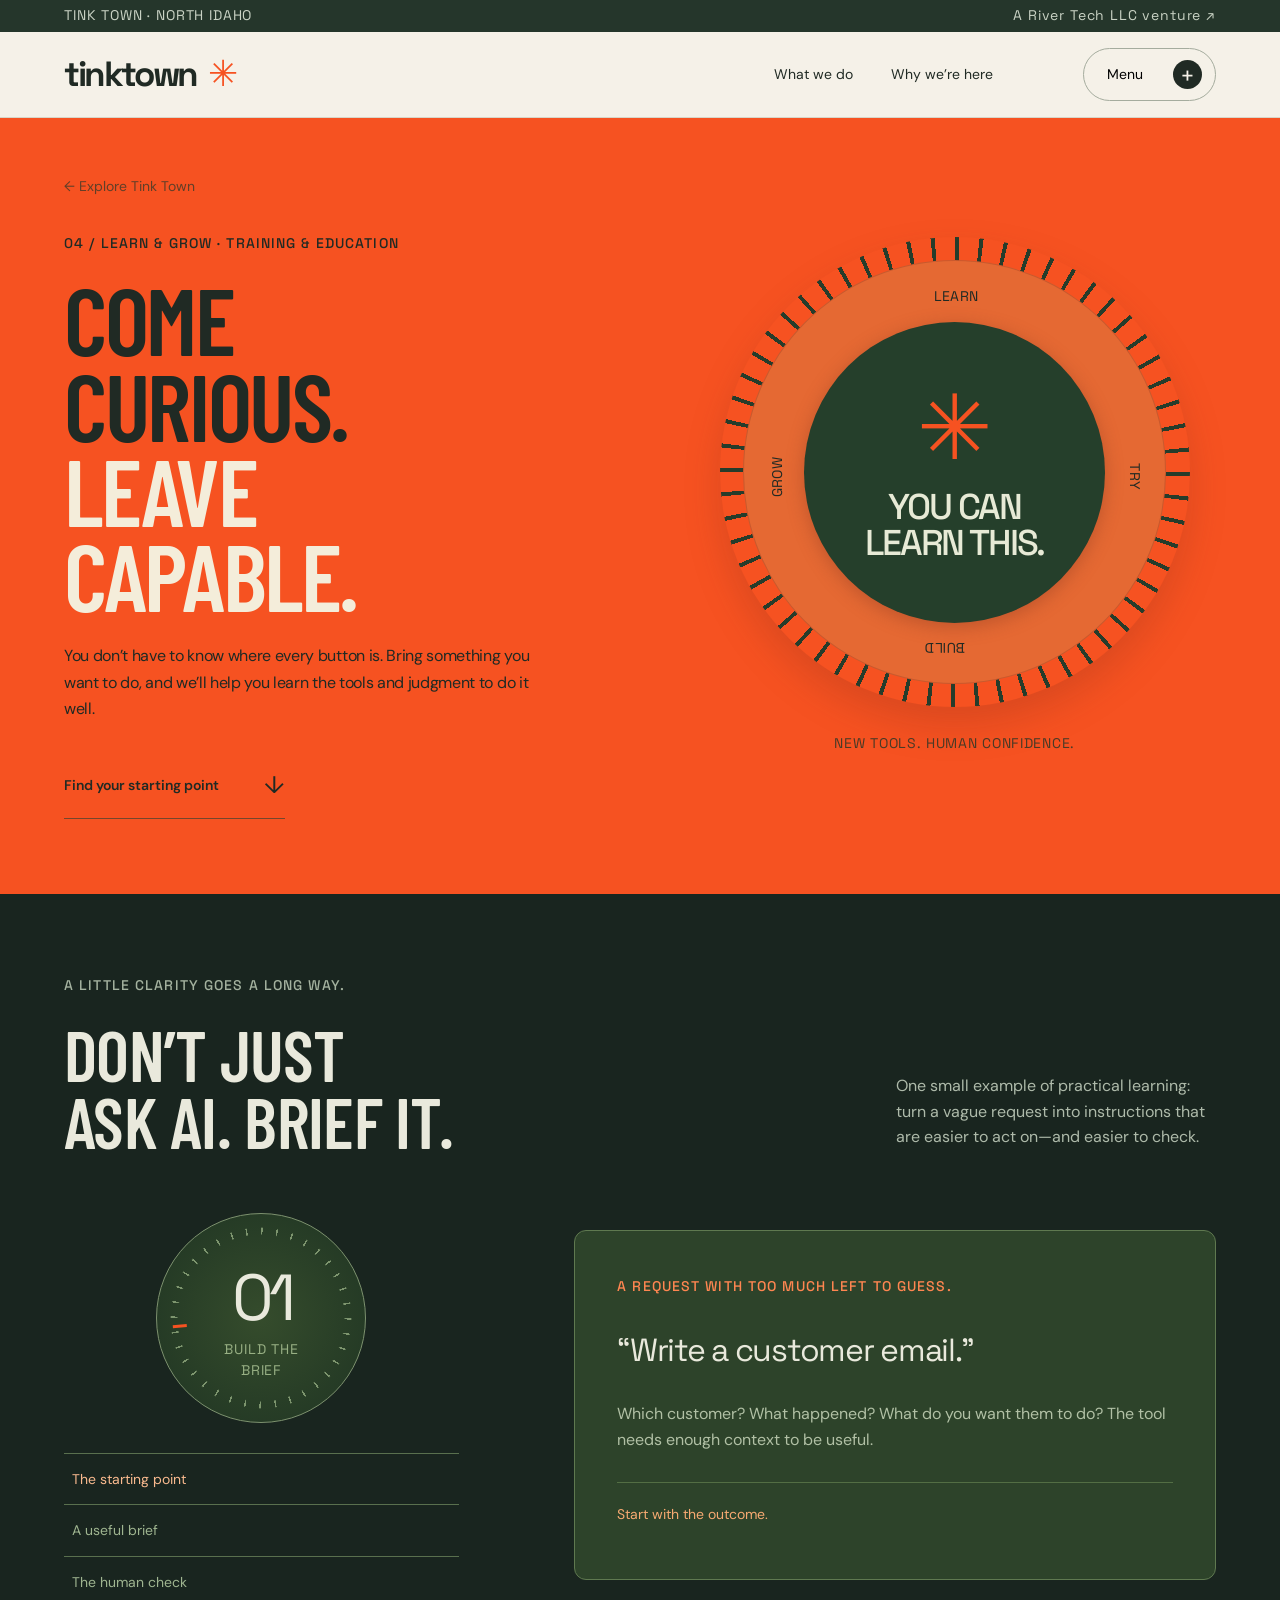
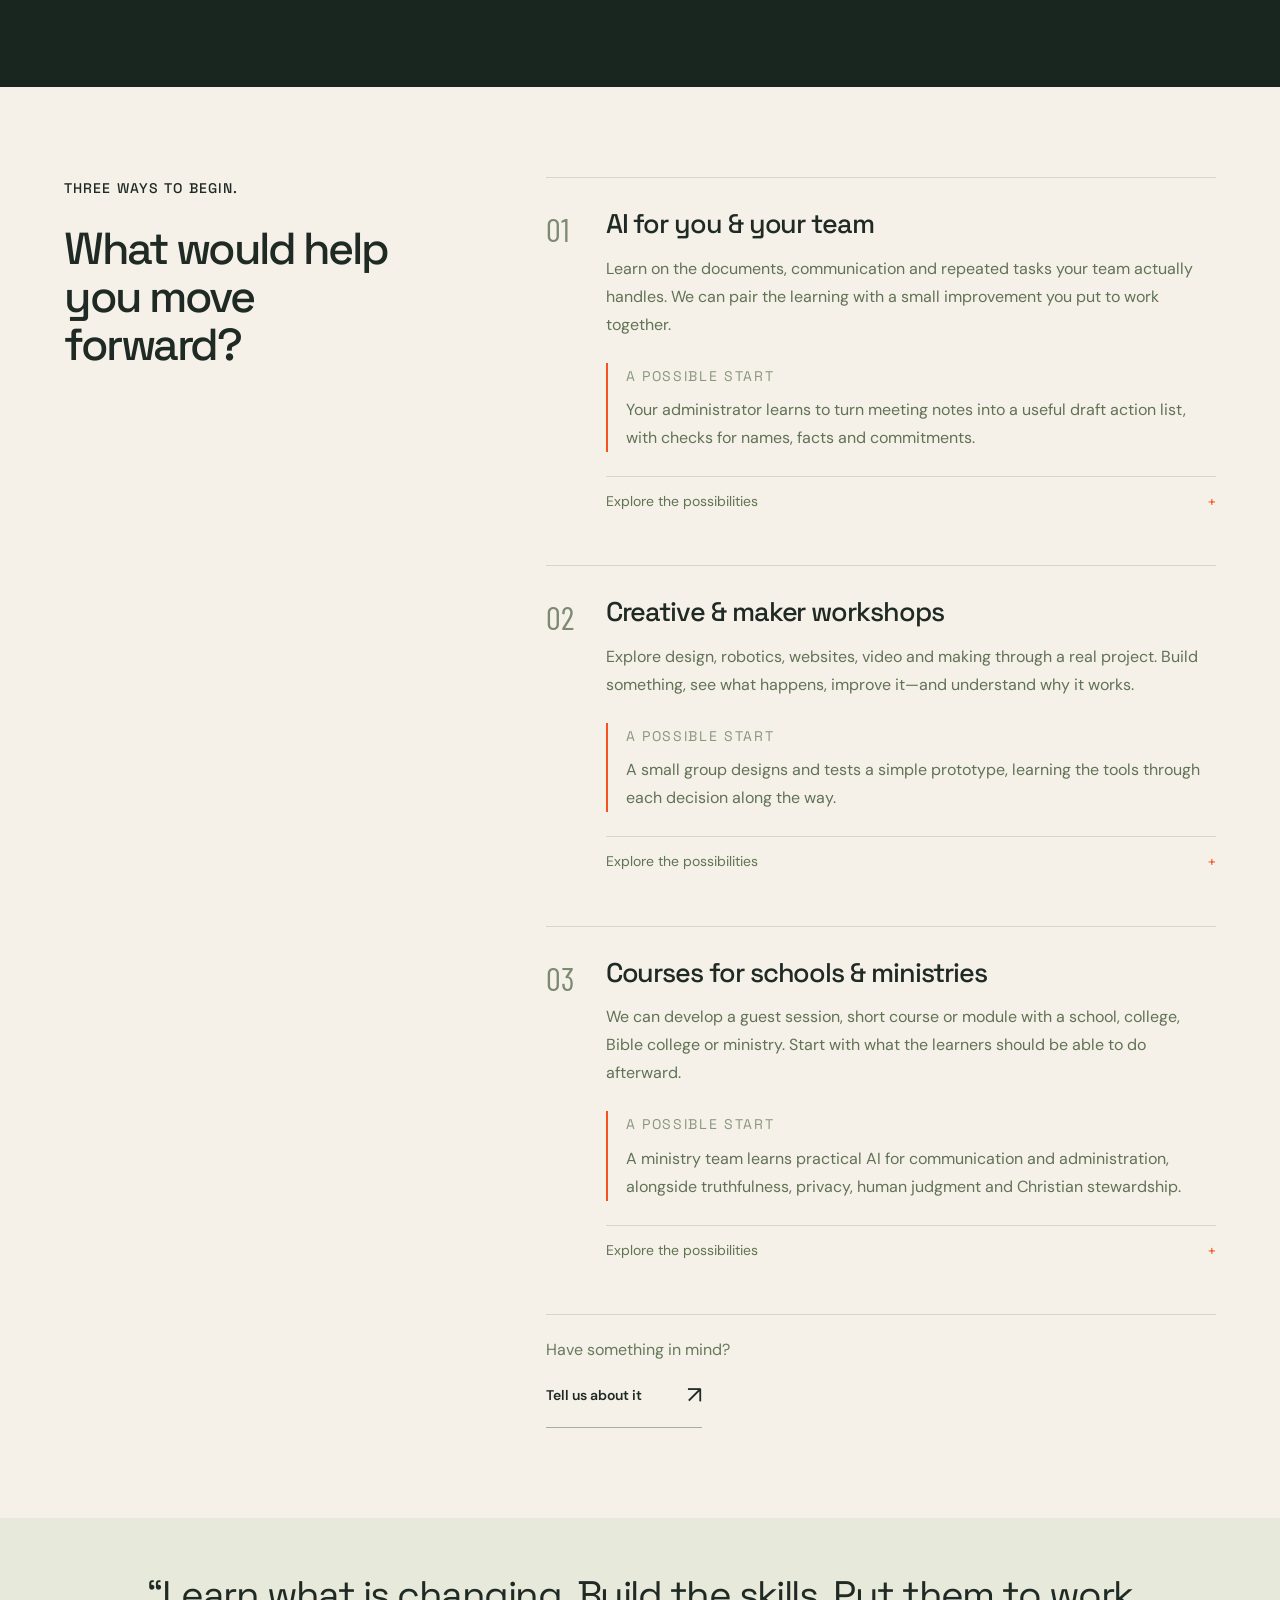
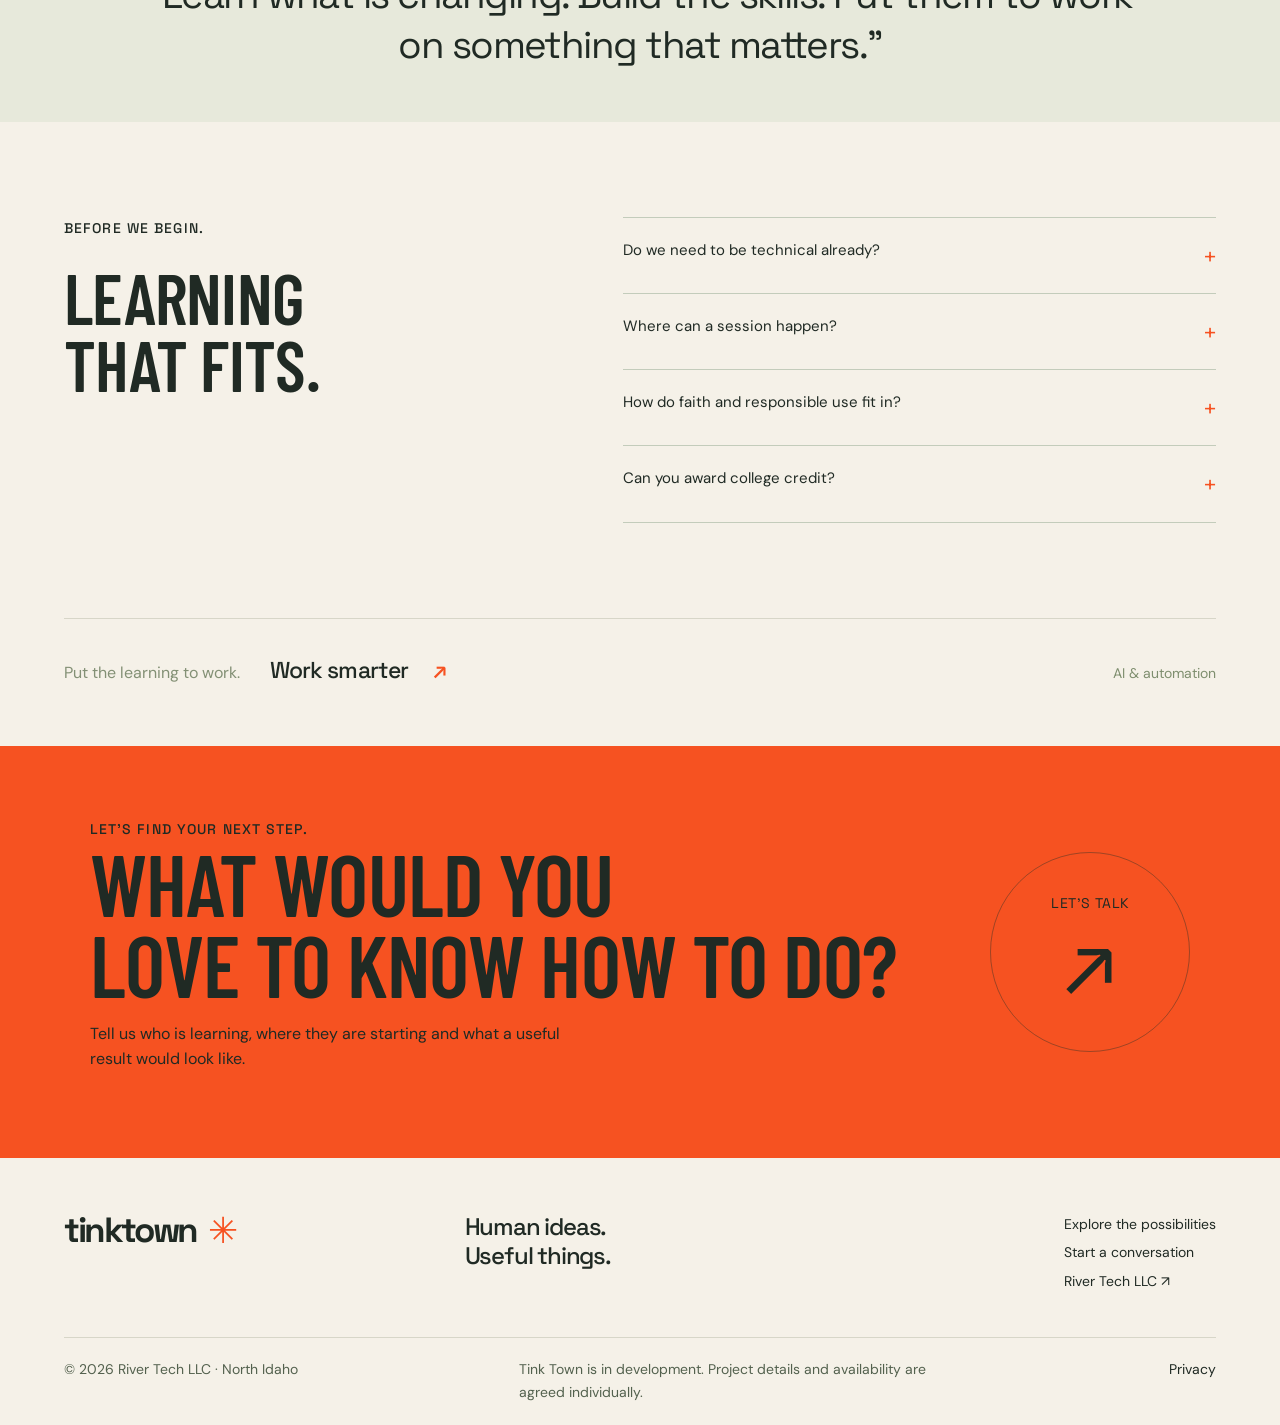
<file: learn.html>
<!doctype html><html lang="en"><head><meta charset="utf-8"><meta name="viewport" content="width=device-width,initial-scale=1"><meta name="robots" content="index,follow"><meta name="theme-color" content="#f5f1e8"><title>Learn & grow | Tink Town</title><link rel="canonical" href="https://tink.town/learn.html"><meta name="description" content="Human ideas. Useful things. Explore practical help with AI, design, making and learning in North Idaho."><link rel="icon" href="assets/mark.svg" type="image/svg+xml"><link rel="preconnect" href="https://fonts.googleapis.com"><link rel="preconnect" href="https://fonts.gstatic.com" crossorigin><link href="https://fonts.googleapis.com/css2?family=Barlow+Condensed:wght@600;700;800&family=DM+Sans:wght@400;500;600;700&family=Space+Grotesk:wght@400;500;600;700&display=swap" rel="stylesheet"><link href="assets/site.css?v=20261024-readable" rel="stylesheet"></head><body class="category learning"><a class="skip" href="#main">Skip to content</a><div class="preview-line">TINK TOWN · NORTH IDAHO <span><a href="https://rivertech.llc/">A River Tech LLC venture ↗</a></span></div><header class="site-header"><a class="wordmark" href="index.html" aria-label="Tink Town home">tinktown<span class="brand-star" aria-hidden="true">✳</span></a><nav aria-label="Main navigation"><a href="index.html#services">What we do</a><a href="index.html#our-story">Why we’re here</a></nav><button class="menu-button" aria-label="Open navigation" aria-controls="navigation" aria-haspopup="dialog" aria-expanded="false"><span>Menu</span><i aria-hidden="true">+</i></button></header><dialog id="navigation"><div class="dialog-top"><a class="wordmark" href="index.html">tinktown<span class="brand-star">✳</span></a><button data-close aria-label="Close navigation">×</button></div><p class="eyebrow">WHAT WOULD YOU LIKE TO DO?</p><div class="menu-grid"><a href="business.html"><span>01</span><strong>Work smarter</strong><small>AI & automation</small><b>↗</b></a><a href="creative.html"><span>02</span><strong>Look sharper</strong><small>Design & marketing</small><b>↗</b></a><a href="making.html"><span>03</span><strong>Make something</strong><small>Making & printing</small><b>↗</b></a><a href="learn.html"><span>04</span><strong>Learn & grow</strong><small>Training & education</small><b>↗</b></a><a href="talent.html"><span>05</span><strong>Find your people</strong><small>Talent & careers</small><b>↗</b></a><a href="purpose.html"><span>06</span><strong>Find your purpose</strong><small>Purpose & coaching</small><b>↗</b></a><a href="community.html"><span>07</span><strong>Come together</strong><small>Community & events</small><b>↗</b></a></div><div class="dialog-foot"><a href="start.html">Bring us an idea ↗</a><a href="https://rivertech.llc/">Our River Tech family ↗</a></div></dialog><main id="main"><section class="category-hero learning-tone"><div class="wrap category-hero-grid"><div><a class="breadcrumb" href="index.html#learning">← Explore Tink Town</a><p class="eyebrow">04 / LEARN & GROW · TRAINING & EDUCATION</p><h1>COME<br>CURIOUS.<br><em>LEAVE<br>CAPABLE.</em></h1><p class="hero-intro">You don’t have to know where every button is. Bring something you want to do, and we’ll help you learn the tools and judgment to do it well.</p><a class="text-link" href="#your-options">Find your starting point <span>↓</span></a></div><div class="hero-visual"><div class="learning-wheel"><div class="wheel-track"><span>LEARN</span><span>TRY</span><span>BUILD</span><span>GROW</span></div><div class="wheel-core"><span>✳</span><b>YOU CAN<br>LEARN THIS.</b></div><i></i></div><p class="art-caption">NEW TOOLS. HUMAN CONFIDENCE.</p></div></div></section><section class="prompt-lab dark"><div class="wrap"><div class="section-heading"><div><p class="eyebrow">A LITTLE CLARITY GOES A LONG WAY.</p><h2>DON’T JUST<br>ASK AI. BRIEF IT.</h2></div><p>One small example of practical learning: turn a vague request into instructions that are easier to act on—and easier to check.</p></div><div class="prompt-lab-grid"><div class="prompt-dial-panel"><div class="prompt-dial" aria-hidden="true"><div class="prompt-needle"></div><b id="prompt-stage-number">01</b><span>BUILD THE BRIEF</span></div><div role="tablist" aria-label="Improve an AI brief" class="prompt-tabs"><button role="tab" aria-selected="true" data-brief="0" id="brief-tab-0" aria-controls="brief-panel">The starting point</button><button role="tab" aria-selected="false" tabindex="-1" data-brief="1" id="brief-tab-1" aria-controls="brief-panel">A useful brief</button><button role="tab" aria-selected="false" tabindex="-1" data-brief="2" id="brief-tab-2" aria-controls="brief-panel">The human check</button></div></div><div id="brief-panel" role="tabpanel" aria-labelledby="brief-tab-0" class="brief-card"><span class="eyebrow orange" id="brief-label">A REQUEST WITH TOO MUCH LEFT TO GUESS.</span><h3 id="brief-title">“Write a customer email.”</h3><p id="brief-explainer">Which customer? What happened? What do you want them to do? The tool needs enough context to be useful.</p><span class="brief-principle" id="brief-principle">Start with the outcome.</span></div></div></div></section><section class="category-offers wrap" id="your-options"><div class="offering-intro"><p class="eyebrow">THREE WAYS TO BEGIN.</p><h2>What would help<br>you move forward?</h2></div><div class="offering-body"><article class="offer-chapter"><span class="chapter-number">01</span><div><h3>AI for you & your team</h3><p>Learn on the documents, communication and repeated tasks your team actually handles. We can pair the learning with a small improvement you put to work together.</p><div class="offer-example"><span>A POSSIBLE START</span><p>Your administrator learns to turn meeting notes into a useful draft action list, with checks for names, facts and commitments.</p></div><details class="offer-examples"><summary>Explore the possibilities <span>+</span></summary><ul><li><strong>AI for everyday work</strong> — Teach individuals and teams using tasks they actually do.</li><li><strong>AI for administrators</strong> — Apply AI to documents, communications and repeatable office work.</li><li><strong>Agentic Mindset</strong> — Define outcomes, break down work, delegate, review and improve.</li><li><strong>Team improvement sprints</strong> — Pair training with a small working improvement.</li><li><strong>Ethical and safe technology use</strong> — Teach privacy, accuracy, truthfulness, responsibility and discernment.</li></ul></details></div></article><article class="offer-chapter"><span class="chapter-number">02</span><div><h3>Creative & maker workshops</h3><p>Explore design, robotics, websites, video and making through a real project. Build something, see what happens, improve it—and understand why it works.</p><div class="offer-example"><span>A POSSIBLE START</span><p>A small group designs and tests a simple prototype, learning the tools through each decision along the way.</p></div><details class="offer-examples"><summary>Explore the possibilities <span>+</span></summary><ul><li><strong>Design and creative technology</strong> — Learn through a useful website, video, graphic or print project.</li><li><strong>Robotics workshops</strong> — Learn practical skills through a project that does something.</li><li><strong>Youth technology workshops</strong> — Connect young people with useful, hands-on projects.</li><li><strong>Specialist creative courses</strong> — Explore coding, games, film, 3D modeling or arts when an instructor and delivery are arranged.</li></ul></details></div></article><article class="offer-chapter"><span class="chapter-number">03</span><div><h3>Courses for schools & ministries</h3><p>We can develop a guest session, short course or module with a school, college, Bible college or ministry. Start with what the learners should be able to do afterward.</p><div class="offer-example"><span>A POSSIBLE START</span><p>A ministry team learns practical AI for communication and administration, alongside truthfulness, privacy, human judgment and Christian stewardship.</p></div><details class="offer-examples"><summary>Explore the possibilities <span>+</span></summary><ul><li><strong>School field trips and mentoring</strong> — Connect learning with tools, experienced people and practical work.</li><li><strong>College courses and modules</strong> — Develop guest sessions, short courses or modules with a college.</li><li><strong>Bible college technology courses</strong> — Connect practical technology with ministry and working life.</li><li><strong>Technology for ministry</strong> — Apply tools to research, communication, administration and service.</li></ul></details></div></article><div class="offers-next"><p>Have something in mind?</p><a class="text-link" href="start.html?topic=learning">Tell us about it <span>↗</span></a></div></div></section><div class="quote-band"><blockquote>“Learn what is changing. Build the skills. Put them to work on something that matters.”</blockquote></div><section class="answers wrap"><div><p class="eyebrow">BEFORE WE BEGIN.</p><h2>LEARNING<br>THAT FITS.</h2></div><div><details><summary>Do we need to be technical already?<span>+</span></summary><p>No. Tell us where you are starting and what you want to do. We can shape the examples, pace and level around the group.</p></details><details><summary>Where can a session happen?<span>+</span></summary><p>A client site, suitable booked venue or online session can work. The group, equipment and activities determine the right arrangement.</p></details><details><summary>How do faith and responsible use fit in?<span>+</span></summary><p>We can integrate Christian reflection and ministry applications where appropriate to the group. Accuracy, privacy, discernment and human responsibility belong in practical technology learning.</p></details><details><summary>Can you award college credit?<span>+</span></summary><p>Any academic credit or qualification is determined by the participating institution. We agree the teaching and delivery arrangements with them.</p></details></div></section><section class="related-next wrap"><p>Put the learning to work.</p><a href="business.html">Work smarter <span>↗</span></a><span>AI & automation</span></section><section class="closing"><div><span class="eyebrow">LET’S FIND YOUR NEXT STEP.</span><h2>WHAT WOULD YOU<br>LOVE TO KNOW HOW TO DO?</h2><p>Tell us who is learning, where they are starting and what a useful result would look like.</p></div><a href="start.html?topic=learning" class="big-arrow" aria-label="Start a conversation about learn & grow"><span>LET’S TALK</span><b aria-hidden="true">↗</b></a></section></main><footer class="footer"><div class="footer-top"><a class="wordmark" href="index.html">tinktown<span class="brand-star">✳</span></a><p>Human ideas.<br>Useful things.</p><div><a href="index.html#services">Explore the possibilities</a><a href="start.html">Start a conversation</a><a href="https://rivertech.llc/">River Tech LLC ↗</a></div></div><div class="footer-bottom"><span>© 2026 River Tech LLC · North Idaho</span><span>Tink Town is in development. Project details and availability are agreed individually.</span><a href="privacy.html">Privacy</a></div></footer><script>window.SERVICES=[{"id": "business", "name": "Work smarter", "label": "AI & automation", "headline": "Less busywork. More room for what matters.", "intro": "Bring us the job that eats up your day. We’ll look for a simpler process, a useful connection or an AI assistant that helps you move forward.", "delivery": "We start with the task, then agree scope, tools, cost and the result to test.", "url": "business.html", "services": [{"title": "Find a better way to work", "text": "Identify where time and effort are being lost.", "examples": [{"title": "Workflow review", "text": "Find repeated work, bottlenecks and disconnected processes."}]}, {"title": "Build useful AI & automation", "text": "Connect tools and simplify the repeated work that slows your team down.", "examples": [{"title": "AI agents", "text": "Build agents around a defined job, with human review where needed."}, {"title": "Connected business tools", "text": "Move information between systems instead of copying it by hand."}, {"title": "Customer enquiries", "text": "Improve intake and the handling of incoming questions."}, {"title": "Quotes and scheduling", "text": "Simplify preparing quotes and arranging the work."}, {"title": "Customer follow-up", "text": "Help teams keep track of enquiries and next steps."}, {"title": "Data entry", "text": "Reduce repetitive copying and formatting."}, {"title": "Document handling", "text": "Organize, summarize and move documents through a process."}, {"title": "Draft replies and reports", "text": "Prepare useful drafts for a person to review."}, {"title": "Meeting notes into action", "text": "Turn discussion into organized next steps."}]}, {"title": "Put the improvement to work", "text": "Test a small solution, help your team adopt it and support the handover.", "examples": [{"title": "Improvement pilots", "text": "Test a small working change before wider use."}, {"title": "Implementation and handover", "text": "Help the team use the improvement and agree follow-up support."}]}], "quoteRecords": [{"source": "https://rivertech.llc/pages/investing.html", "text": "Less time copying, chasing and formatting; more time thinking, serving customers and moving the business forward.", "id": 58}, {"source": "https://rivertech.llc/", "text": "We believe preparation turns uncertainty into possibility.", "id": 3}]}, {"id": "creative", "name": "Look sharper", "label": "Design & marketing", "headline": "You do good work. Let’s make it show.", "intro": "Your business has a story worth telling. Let’s make the website, images and everyday materials tell it beautifully—and make your next customer’s choice easier.", "delivery": "We agree the creative direction, deliverables and production arrangements around your project.", "url": "creative.html", "services": [{"title": "Websites & brand identity", "text": "Give your business a clear story and a look that reflects the quality of your work.", "examples": [{"title": "Website design and improvement", "text": "Make the business clearer and the customer journey easier."}, {"title": "Visual identity", "text": "Develop or refresh the look of a business or organization."}, {"title": "Messaging and storytelling", "text": "Help people understand what you do and why it matters."}]}, {"title": "Photography & video", "text": "Show what you do through compelling images and films.", "examples": [{"title": "Video production", "text": "Create videos that communicate the work and its value."}, {"title": "Product photography", "text": "Show products and their quality clearly."}]}, {"title": "Marketing & campaign design", "text": "Bring the same strong message to your ads, print materials and outreach.", "examples": [{"title": "Advertising creative", "text": "Create the visual and written materials for advertisements."}, {"title": "Graphic design", "text": "Design useful, consistent business and outreach materials."}, {"title": "Print and sign design", "text": "Create artwork for flyers, posters, signs and other physical materials."}, {"title": "Campaign materials", "text": "Carry one story across website, video, print and outreach."}, {"title": "Church and ministry communication", "text": "Apply design, websites, video and print to ministry and outreach."}]}], "quoteRecords": [{"source": "https://rivertech.llc/pages/tink-town.html", "text": "Our work deserves a better story.", "id": 71}, {"source": "https://rivertech.llc/pages/tink-town.html", "text": "One story. Many ways to share it.", "id": 72}]}, {"id": "making", "name": "Make something", "label": "Making & printing", "headline": "You can picture it. Let’s make it real.", "intro": "A sketch, a file, a broken part, a wild idea. Let’s work through what it needs to do and find a practical way to make it.", "delivery": "Production depends on the equipment and expertise a project needs. Our own workshop will grow in stages; specialist work can be arranged separately.", "url": "making.html", "services": [{"title": "Design & prototype", "text": "Turn an idea, sketch or broken part into something you can test.", "examples": [{"title": "Design from a sketch or idea", "text": "Work out dimensions, materials and what the object needs to do."}, {"title": "3D modeling", "text": "Prepare a digital model for a physical object."}, {"title": "Prototypes and test models", "text": "Make an early version to try and refine."}]}, {"title": "Make, build & tinker", "text": "Create custom parts and projects, or find supplies to build your own.", "examples": [{"title": "Custom and replacement parts", "text": "Assess a broken part or a specific need and possible production methods."}, {"title": "Brackets, fixtures and enclosures", "text": "Make practical parts for holding, protecting or supporting things."}, {"title": "Panels, signs and displays", "text": "Produce useful objects and display pieces."}, {"title": "Filament 3D printing", "text": "Build suitable objects layer by layer from filament."}, {"title": "Resin 3D printing", "text": "Produce suitable detailed parts, with washing and curing."}, {"title": "Fiber laser cutting", "text": "Cut suitable metal parts, brackets, panels and signs."}, {"title": "CO₂ laser cutting", "text": "Cut appropriate materials such as wood and acrylic."}, {"title": "Waterjet cutting", "text": "Cut suitable materials using an abrasive waterjet."}, {"title": "CNC routing", "text": "Shape wood, plastics and composite panels."}, {"title": "CNC milling", "text": "Machine three-dimensional parts from solid stock."}, {"title": "Sheet-metal bending", "text": "Form sheet parts with a press brake."}, {"title": "Parts finishing and assembly", "text": "Deburr, tap, countersink, insert hardware and assemble."}, {"title": "Robotics and electronics projects", "text": "Bring tools and appropriate specialist expertise to practical projects."}, {"title": "Maker supplies", "text": "Sell robotics components, modeling parts and useful supplies."}]}, {"title": "Print & signs", "text": "Produce the everyday materials that help your business get noticed.", "examples": [{"title": "Everyday business printing", "text": "Flyers, brochures, business cards, menus and booklets."}, {"title": "Large-format printing", "text": "Posters, banners, signs and displays."}, {"title": "Vinyl lettering and decals", "text": "Produce adhesive graphics for suitable applications."}, {"title": "Print finishing", "text": "Trim, fold, crease, bind, laminate and mount."}]}], "quoteRecords": [{"source": "https://rivertech.llc/pages/river-tech.html", "text": "From “what if?” to “look what I made.”", "id": 19}, {"source": "https://rivertech.llc/pages/investing.html", "text": "Design it. Print it. Make it.", "id": 18}]}, {"id": "learning", "name": "Learn & grow", "label": "Training & education", "headline": "Come curious. Leave capable.", "intro": "Learn by doing something that matters to you. From everyday AI to hands-on making, the aim is confidence you can put to work.", "delivery": "We agree the subject, instructor, group and venue. Schools and colleges approve their own participation and any academic credit.", "url": "learn.html", "services": [{"title": "AI for you & your team", "text": "Learn to use AI confidently and responsibly on real work.", "examples": [{"title": "AI for everyday work", "text": "Teach individuals and teams using tasks they actually do."}, {"title": "AI for administrators", "text": "Apply AI to documents, communications and repeatable office work."}, {"title": "Agentic Mindset", "text": "Define outcomes, break down work, delegate, review and improve."}, {"title": "Team improvement sprints", "text": "Pair training with a small working improvement."}, {"title": "Ethical and safe technology use", "text": "Teach privacy, accuracy, truthfulness, responsibility and discernment."}]}, {"title": "Creative & maker workshops", "text": "Build skills by making something useful.", "examples": [{"title": "Design and creative technology", "text": "Learn through a useful website, video, graphic or print project."}, {"title": "Robotics workshops", "text": "Learn practical skills through a project that does something."}, {"title": "Youth technology workshops", "text": "Connect young people with useful, hands-on projects."}, {"title": "Specialist creative courses", "text": "Explore coding, games, film, 3D modeling or arts when an instructor and delivery are arranged."}]}, {"title": "Courses for schools & ministries", "text": "Develop a workshop, short course or module around the people you serve.", "examples": [{"title": "School field trips and mentoring", "text": "Connect learning with tools, experienced people and practical work."}, {"title": "College courses and modules", "text": "Develop guest sessions, short courses or modules with a college."}, {"title": "Bible college technology courses", "text": "Connect practical technology with ministry and working life."}, {"title": "Technology for ministry", "text": "Apply tools to research, communication, administration and service."}]}], "quoteRecords": [{"source": "https://rivertech.llc/", "text": "Learn what is changing. Build the skills. Put them to work on something that matters.", "id": 4}, {"source": "https://rivertech.llc/pages/investing.html", "text": "The goal is a working improvement, not a presentation everyone forgets.", "id": 59}]}, {"id": "talent", "name": "Find your people", "label": "Talent & careers", "headline": "Good people. Meaningful work. Let’s connect the two.", "intro": "Find people who can think, communicate and build. Or bring your own abilities and explore where they could make a difference.", "delivery": "Employer introductions and placement terms are being developed. Any fee is agreed with the employer; hiring decisions remain theirs.", "url": "talent.html", "services": [{"title": "Find capable people", "text": "Meet potential hires and see what they can actually do.", "examples": [{"title": "Employer introductions", "text": "Match suitable people to employers with candidate permission."}, {"title": "Evidence of practical ability", "text": "Help employers assess work samples, experience and teamwork."}, {"title": "Employer-paid placement", "text": "Explore a success-fee service for an agreed qualifying hire; terms remain proposed."}]}, {"title": "Put your skills to work", "text": "Contribute your technical ability, creativity and judgment to paid projects.", "examples": [{"title": "Work with Tink Town", "text": "Paid projects combining technical ability, creativity and judgment."}]}, {"title": "Build a path from learning to work", "text": "Connect students and graduates with practical projects, experienced people and career possibilities.", "examples": [{"title": "Student and graduate pathways", "text": "Connect learning to projects, experienced people and meaningful work."}]}], "quoteRecords": [{"source": "https://rivertech.llc/", "text": "River Tech develops problem-solvers. Tink Town puts problem-solvers to work.", "id": 13}, {"source": "https://rivertech.llc/pages/river-tech.html", "text": "Talent matters. So does the person carrying it.", "id": 55}]}, {"id": "purpose", "name": "Find your purpose", "label": "Purpose & coaching", "headline": "Your gifts. Your calling. Let’s find your next step.", "intro": "You don’t need to arrive with a finished plan. Bring the idea, the question, or the sense that you have something more to give.", "delivery": "Practical purpose and project coaching, with the format and cost agreed together.", "url": "purpose.html", "services": [{"title": "Discover your direction", "text": "Explore your strengths, your calling and where you can make a contribution.", "examples": [{"title": "Discover your strengths", "text": "Identify gifts, interests and the things you can contribute."}, {"title": "Explore your calling", "text": "Consider where your abilities meet a real need."}]}, {"title": "Give your idea shape", "text": "Turn a business, ministry or community idea into a practical first step.", "examples": [{"title": "Shape an idea", "text": "Develop the beginnings of a business, ministry or community project."}, {"title": "Choose a first experiment", "text": "Turn a big aspiration into a manageable thing to try."}]}, {"title": "Move forward with support", "text": "Affordable coaching, encouragement and connections to help you follow through.", "examples": [{"title": "Find people and resources", "text": "Connect with a collaborator, skill, tool or learning opportunity."}, {"title": "Affordable purpose coaching", "text": "Practical encouragement and help staying focused on the next step."}]}], "quoteRecords": [{"source": "https://rivertech.llc/pages/dream-big.html", "text": "Fan your calling into flame", "id": 28}, {"source": "https://rivertech.llc/pages/dream-big.html", "text": "Dream big. You’ve found your people.", "id": 23}]}, {"id": "community", "name": "Come together", "label": "Community & events", "headline": "Pull up a chair. You’re in good company.", "intro": "A place for coffee, curiosity and people who want to build a good future together. Work, learning and community belong in the same conversation.", "delivery": "The permanent café and workshop are in development. Events and gatherings can begin in suitable shared or booked spaces.", "url": "community.html", "services": [{"title": "A place to work & belong", "text": "Coffee, shared tables and regular gatherings where friendships and ideas can grow.", "examples": [{"title": "Coffee and conversation", "text": "A welcoming place to spend time and discover what others are making."}, {"title": "Shared workspace", "text": "Tables and workspaces where ideas and collaborations can develop."}, {"title": "Weekly gatherings", "text": "Build friendships and give ideas room to take shape."}]}, {"title": "Events that bring the future closer", "text": "Bring your team or community together for food, ideas, demonstrations and hands-on discovery.", "examples": [{"title": "Company events", "text": "Host staff or clients in a setting built around useful ideas and technology."}, {"title": "Public events and workshops", "text": "Create gatherings for the wider community."}, {"title": "Agentic Mindset evenings", "text": "Dinner, a keynote, live demonstrations and a guided group exercise."}, {"title": "Recurring team sessions", "text": "Return monthly or quarterly to explore changes and review practical experiments."}, {"title": "Performances and talks", "text": "Use a small stage for creative and community gatherings."}]}, {"title": "Faith & community in action", "text": "Gather for worship, learn together and put local knowledge to work serving others.", "examples": [{"title": "Worship support", "text": "Draw on the River Tech performing-arts connection, with delivery agreed."}, {"title": "Prayer and devotionals", "text": "Include Christian talks, prayer and devotionals in an agreed gathering."}, {"title": "Faith and technology events", "text": "Combine practical learning with Christian reflection and worship."}, {"title": "Outdoor and agricultural projects", "text": "Work with farmers, hunters, hikers, craftspeople and outdoor groups."}, {"title": "Community service and demonstrations", "text": "Share knowledge and make things that help people care for the local area."}]}], "quoteRecords": [{"source": "https://rivertech.llc/pages/dream-big.html", "text": "A place to belong. People to build with.", "id": 25}, {"source": "https://rivertech.llc/pages/community.html", "text": "Christian faith, the natural world and useful technology belong together in the future we are building.", "id": 41}]}];</script><script src="assets/site.js?v=20261024-readable"></script></body></html>
</file>
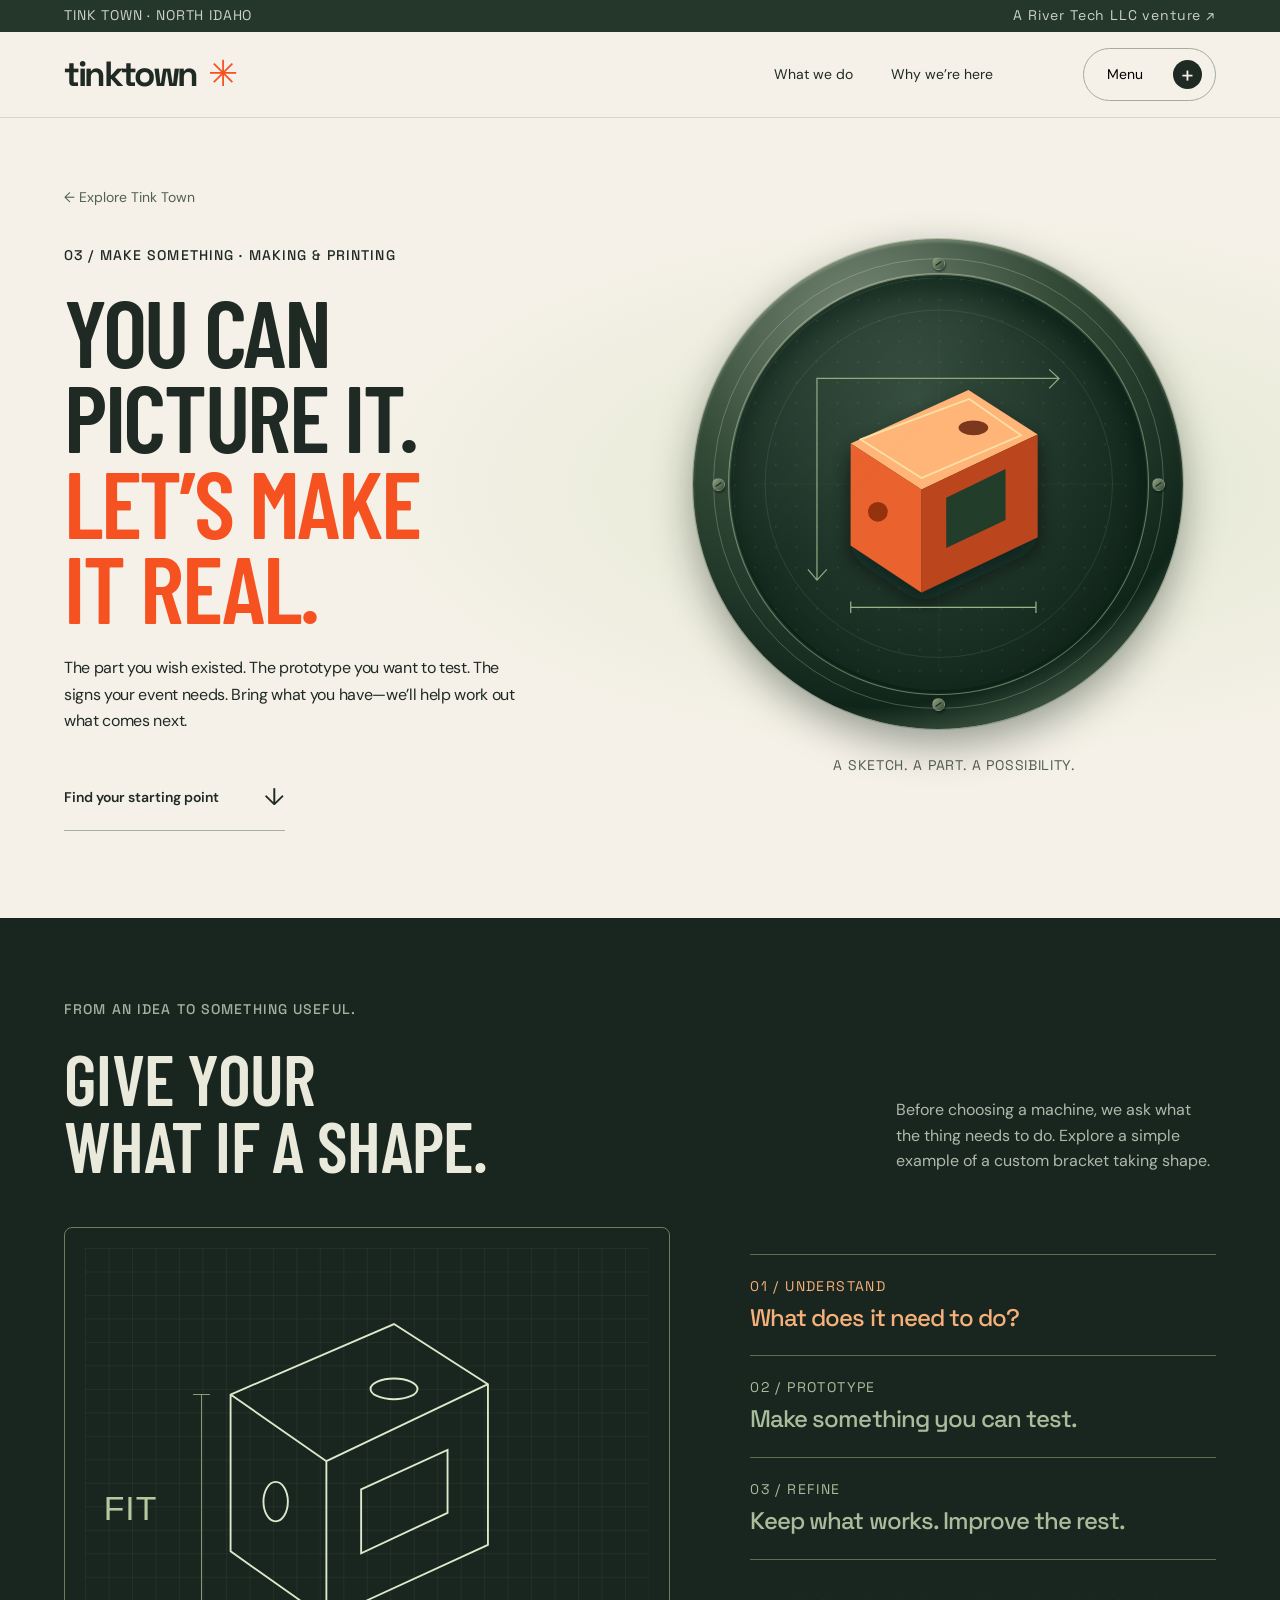
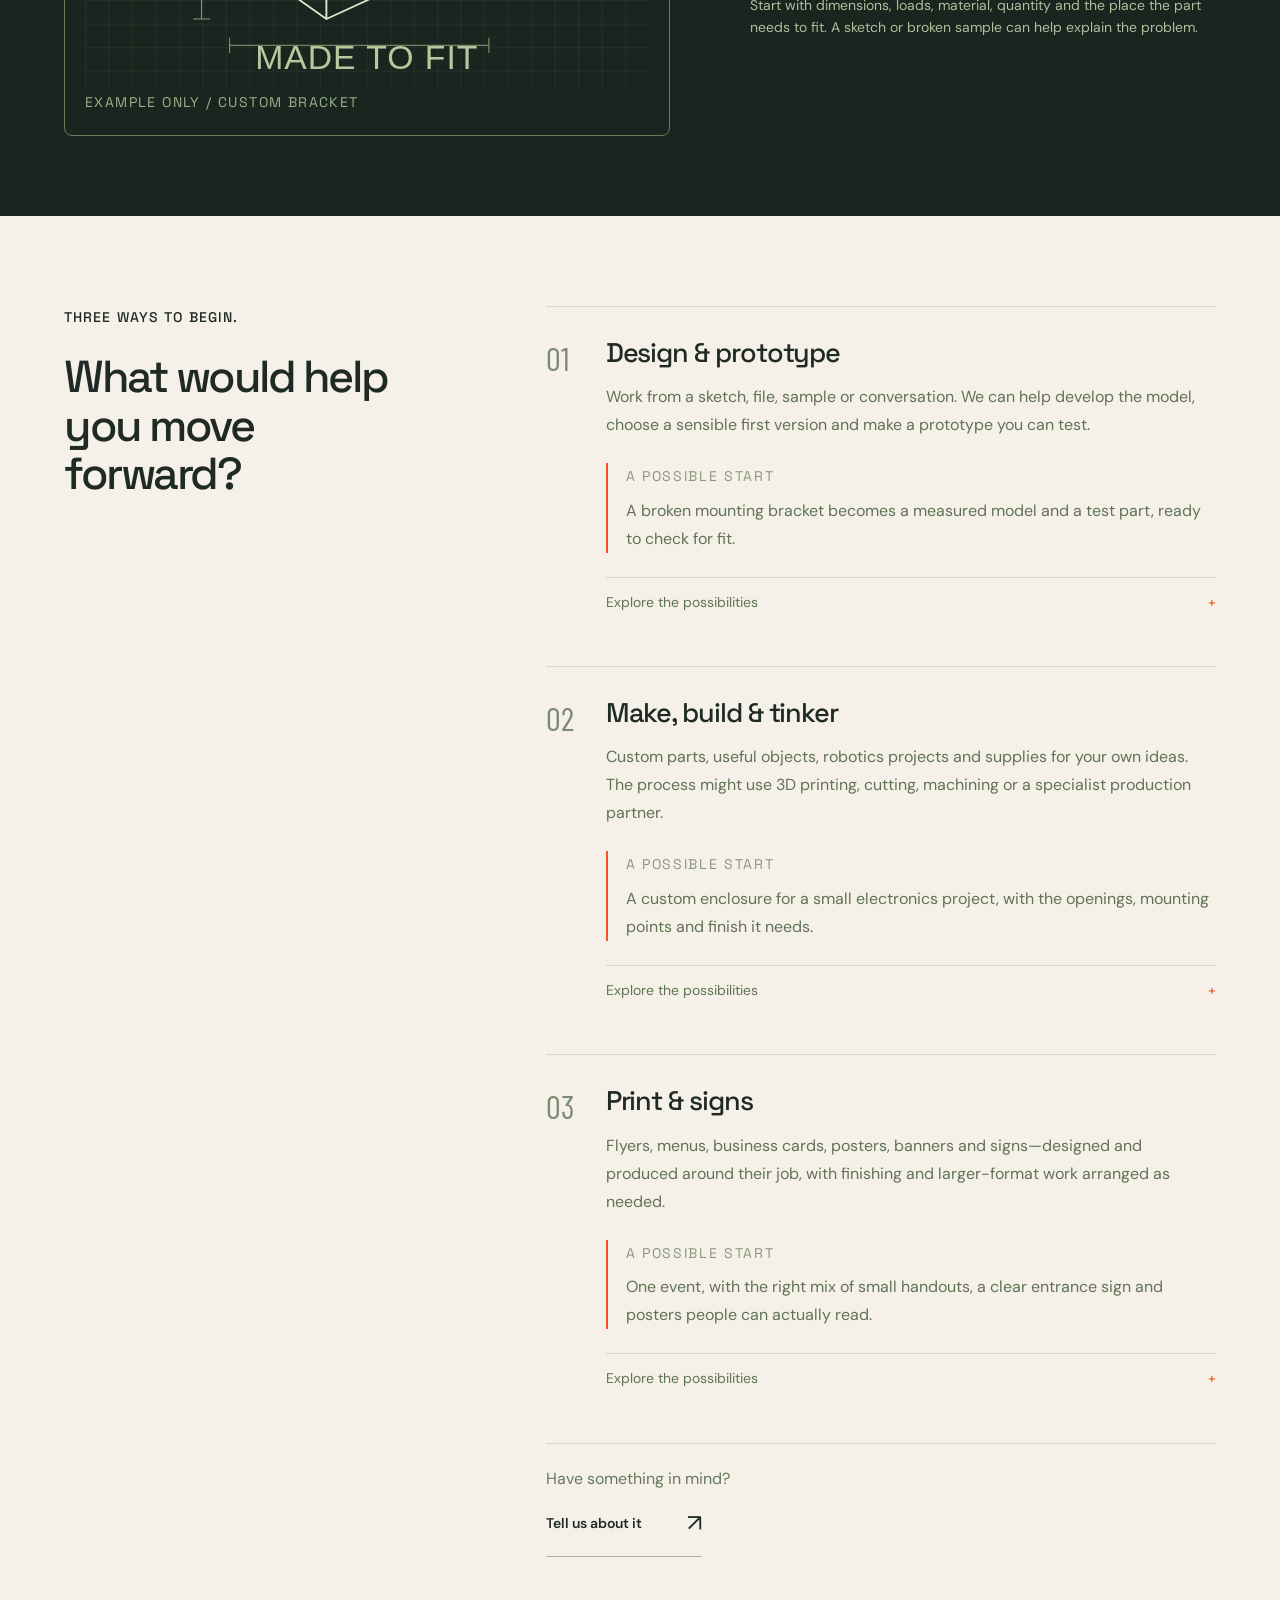
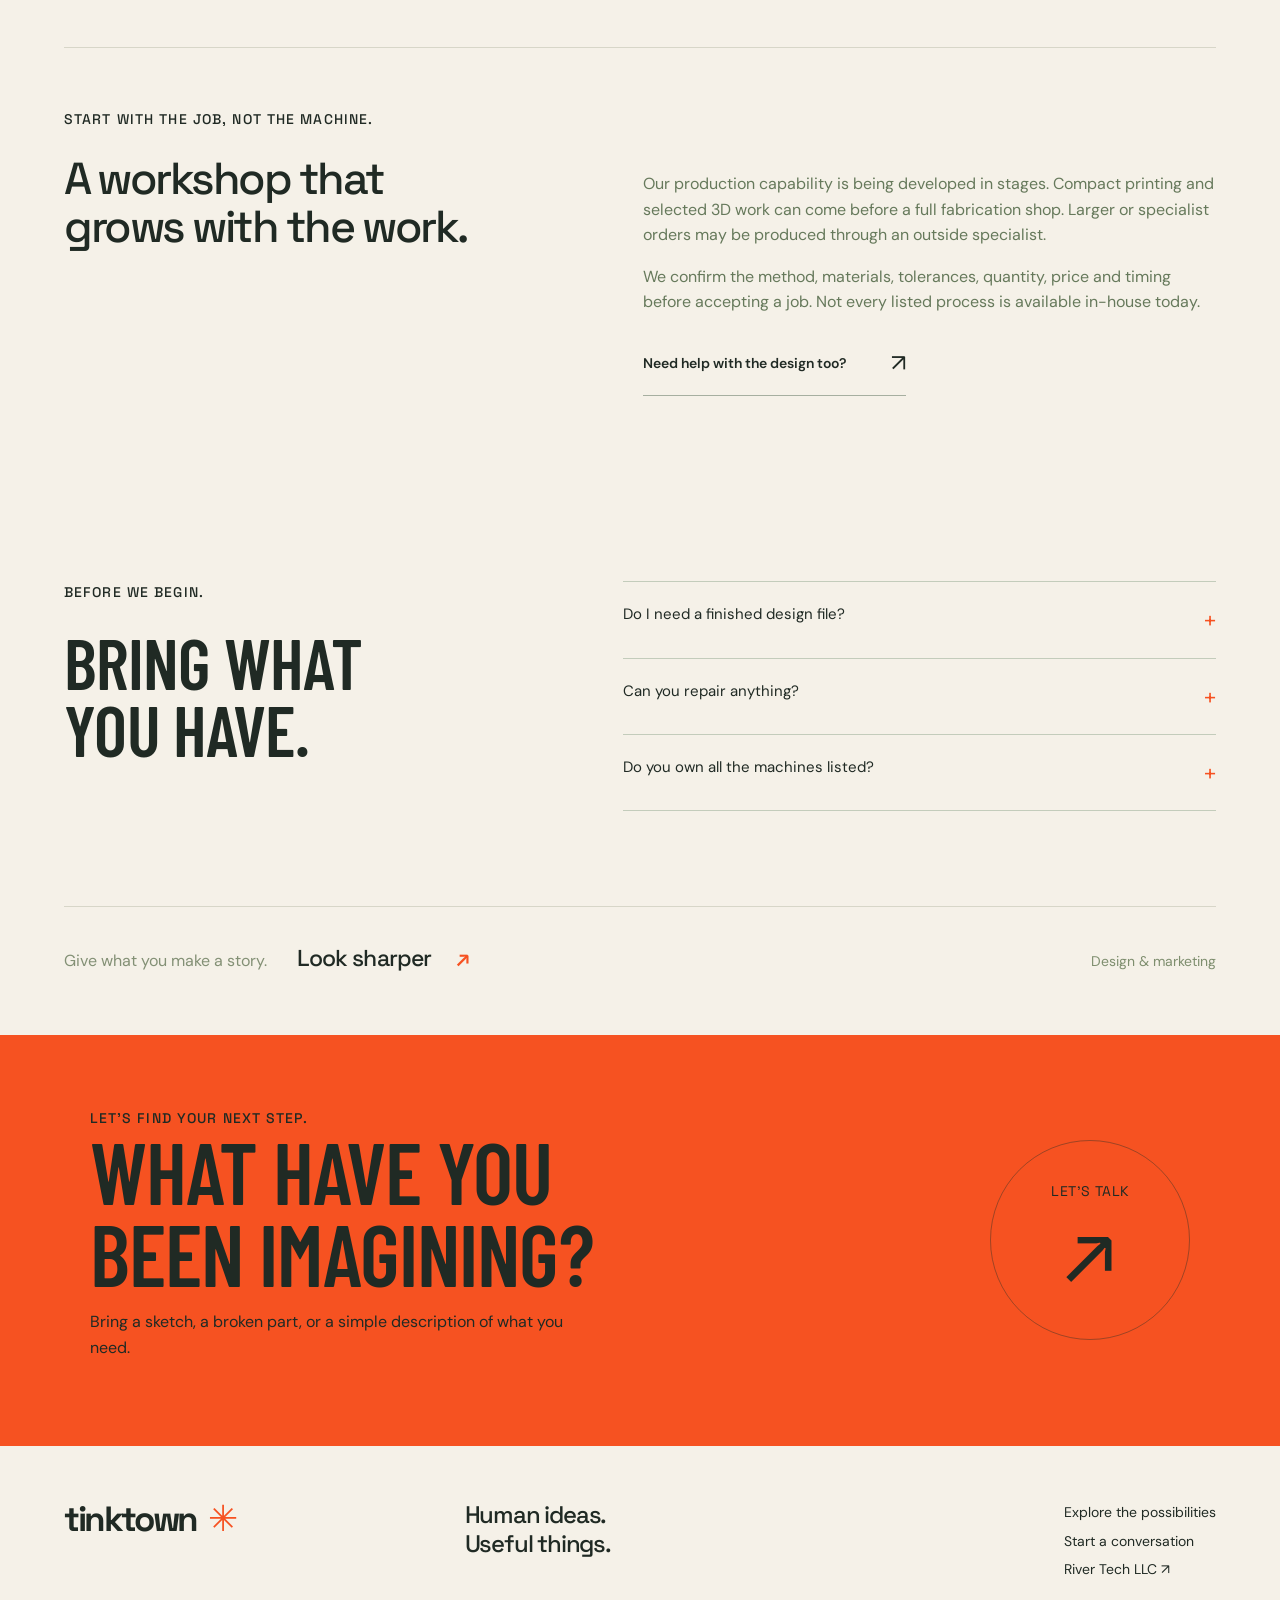
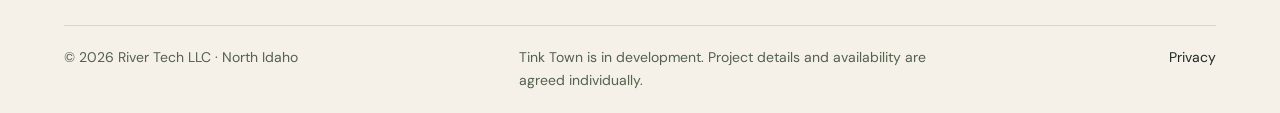
<file: making.html>
<!doctype html><html lang="en"><head><meta charset="utf-8"><meta name="viewport" content="width=device-width,initial-scale=1"><meta name="robots" content="index,follow"><meta name="theme-color" content="#f5f1e8"><title>Make something | Tink Town</title><link rel="canonical" href="https://tink.town/making.html"><meta name="description" content="Human ideas. Useful things. Explore practical help with AI, design, making and learning in North Idaho."><link rel="icon" href="assets/mark.svg" type="image/svg+xml"><link rel="preconnect" href="https://fonts.googleapis.com"><link rel="preconnect" href="https://fonts.gstatic.com" crossorigin><link href="https://fonts.googleapis.com/css2?family=Barlow+Condensed:wght@600;700;800&family=DM+Sans:wght@400;500;600;700&family=Space+Grotesk:wght@400;500;600;700&display=swap" rel="stylesheet"><link href="assets/site.css?v=20261024-readable" rel="stylesheet"></head><body class="category making"><a class="skip" href="#main">Skip to content</a><div class="preview-line">TINK TOWN · NORTH IDAHO <span><a href="https://rivertech.llc/">A River Tech LLC venture ↗</a></span></div><header class="site-header"><a class="wordmark" href="index.html" aria-label="Tink Town home">tinktown<span class="brand-star" aria-hidden="true">✳</span></a><nav aria-label="Main navigation"><a href="index.html#services">What we do</a><a href="index.html#our-story">Why we’re here</a></nav><button class="menu-button" aria-label="Open navigation" aria-controls="navigation" aria-haspopup="dialog" aria-expanded="false"><span>Menu</span><i aria-hidden="true">+</i></button></header><dialog id="navigation"><div class="dialog-top"><a class="wordmark" href="index.html">tinktown<span class="brand-star">✳</span></a><button data-close aria-label="Close navigation">×</button></div><p class="eyebrow">WHAT WOULD YOU LIKE TO DO?</p><div class="menu-grid"><a href="business.html"><span>01</span><strong>Work smarter</strong><small>AI & automation</small><b>↗</b></a><a href="creative.html"><span>02</span><strong>Look sharper</strong><small>Design & marketing</small><b>↗</b></a><a href="making.html"><span>03</span><strong>Make something</strong><small>Making & printing</small><b>↗</b></a><a href="learn.html"><span>04</span><strong>Learn & grow</strong><small>Training & education</small><b>↗</b></a><a href="talent.html"><span>05</span><strong>Find your people</strong><small>Talent & careers</small><b>↗</b></a><a href="purpose.html"><span>06</span><strong>Find your purpose</strong><small>Purpose & coaching</small><b>↗</b></a><a href="community.html"><span>07</span><strong>Come together</strong><small>Community & events</small><b>↗</b></a></div><div class="dialog-foot"><a href="start.html">Bring us an idea ↗</a><a href="https://rivertech.llc/">Our River Tech family ↗</a></div></dialog><main id="main"><section class="category-hero making-tone"><div class="wrap category-hero-grid"><div><a class="breadcrumb" href="index.html#making">← Explore Tink Town</a><p class="eyebrow">03 / MAKE SOMETHING · MAKING & PRINTING</p><h1>YOU CAN<br>PICTURE IT.<br><em>LET’S MAKE<br>IT REAL.</em></h1><p class="hero-intro">The part you wish existed. The prototype you want to test. The signs your event needs. Bring what you have—we’ll help work out what comes next.</p><a class="text-link" href="#your-options">Find your starting point <span>↓</span></a></div><div class="hero-visual"><div class="part-hero"><div class="portal "><div class="portal-bolts" aria-hidden="true"><i></i><i></i><i></i><i></i></div><div class="portal-inner" data-art="2" aria-hidden="true"></div><div class="portal-rim" aria-hidden="true"></div></div><p class="art-caption">A SKETCH. A PART. A POSSIBILITY.</p></div></div></div></section><section class="part-lab dark"><div class="wrap"><div class="section-heading"><div><p class="eyebrow">FROM AN IDEA TO SOMETHING USEFUL.</p><h2>GIVE YOUR<br>WHAT IF A SHAPE.</h2></div><p>Before choosing a machine, we ask what the thing needs to do. Explore a simple example of a custom bracket taking shape.</p></div><div class="part-lab-grid"><div class="part-blueprint" data-part-state="0"><svg viewBox="0 0 600 470" role="img" aria-label="Illustration of a custom bracket, from outline to finished part"><defs><pattern id="part-grid" width="25" height="25" patternUnits="userSpaceOnUse"><path d="M25 0H0V25" fill="none" stroke="#9db386" stroke-opacity=".16"/></pattern><linearGradient id="part-face"><stop stop-color="#ffb878"/><stop offset="1" stop-color="#e75920"/></linearGradient></defs><rect width="600" height="470" fill="url(#part-grid)"/><g class="part-solid"><path d="m155 156 174-75 100 64-172 82Z" fill="#ffb878"/><path d="m155 156 102 71v168l-102-72Z" fill="#f57430"/><path d="m257 227 172-82v171l-172 79Z" fill="url(#part-face)"/><path d="m294 257 92-42v67l-92 43Z" fill="#243e2a"/><ellipse cx="203" cy="270" rx="13" ry="21" fill="#99421f"/><ellipse cx="329" cy="150" rx="25" ry="11" fill="#9c4624"/></g><g class="part-outline" stroke="#dce9ca" stroke-width="2" fill="none"><path d="m155 156 174-75 100 64v171l-172 79-102-72Z M155 156l102 71 172-82M257 227v168M294 257l92-42v67l-92 43Z"/><ellipse cx="203" cy="270" rx="13" ry="21"/><ellipse cx="329" cy="150" rx="25" ry="11"/></g><g stroke="#8ea879" fill="none"><path d="M124 156V395M115 156h18M115 395h18M154 423h276M154 415v16M430 415v16"/></g><g fill="#b4c99e" font-family="Arial,sans-serif" font-size="36" letter-spacing="1"><text x="300" y="448" text-anchor="middle">MADE TO FIT</text><text x="20" y="290">FIT</text></g></svg><span class="drawing-id">EXAMPLE ONLY / CUSTOM BRACKET</span></div><div class="part-steps" role="tablist" aria-label="Explore the making process"><button role="tab" aria-selected="true" data-part="0" id="part-tab-0" aria-controls="part-explanation"><span>01 / UNDERSTAND</span><b>What does it need to do?</b></button><button role="tab" aria-selected="false" tabindex="-1" data-part="1" id="part-tab-1" aria-controls="part-explanation"><span>02 / PROTOTYPE</span><b>Make something you can test.</b></button><button role="tab" aria-selected="false" tabindex="-1" data-part="2" id="part-tab-2" aria-controls="part-explanation"><span>03 / REFINE</span><b>Keep what works. Improve the rest.</b></button><div id="part-explanation" role="tabpanel" aria-labelledby="part-tab-0"><p>Start with dimensions, loads, material, quantity and the place the part needs to fit. A sketch or broken sample can help explain the problem.</p></div></div></div></div></section><section class="category-offers wrap" id="your-options"><div class="offering-intro"><p class="eyebrow">THREE WAYS TO BEGIN.</p><h2>What would help<br>you move forward?</h2></div><div class="offering-body"><article class="offer-chapter"><span class="chapter-number">01</span><div><h3>Design & prototype</h3><p>Work from a sketch, file, sample or conversation. We can help develop the model, choose a sensible first version and make a prototype you can test.</p><div class="offer-example"><span>A POSSIBLE START</span><p>A broken mounting bracket becomes a measured model and a test part, ready to check for fit.</p></div><details class="offer-examples"><summary>Explore the possibilities <span>+</span></summary><ul><li><strong>Design from a sketch or idea</strong> — Work out dimensions, materials and what the object needs to do.</li><li><strong>3D modeling</strong> — Prepare a digital model for a physical object.</li><li><strong>Prototypes and test models</strong> — Make an early version to try and refine.</li></ul></details></div></article><article class="offer-chapter"><span class="chapter-number">02</span><div><h3>Make, build & tinker</h3><p>Custom parts, useful objects, robotics projects and supplies for your own ideas. The process might use 3D printing, cutting, machining or a specialist production partner.</p><div class="offer-example"><span>A POSSIBLE START</span><p>A custom enclosure for a small electronics project, with the openings, mounting points and finish it needs.</p></div><details class="offer-examples"><summary>Explore the possibilities <span>+</span></summary><ul><li><strong>Custom and replacement parts</strong> — Assess a broken part or a specific need and possible production methods.</li><li><strong>Brackets, fixtures and enclosures</strong> — Make practical parts for holding, protecting or supporting things.</li><li><strong>Panels, signs and displays</strong> — Produce useful objects and display pieces.</li><li><strong>Filament 3D printing</strong> — Build suitable objects layer by layer from filament.</li><li><strong>Resin 3D printing</strong> — Produce suitable detailed parts, with washing and curing.</li><li><strong>Fiber laser cutting</strong> — Cut suitable metal parts, brackets, panels and signs.</li><li><strong>CO₂ laser cutting</strong> — Cut appropriate materials such as wood and acrylic.</li><li><strong>Waterjet cutting</strong> — Cut suitable materials using an abrasive waterjet.</li><li><strong>CNC routing</strong> — Shape wood, plastics and composite panels.</li><li><strong>CNC milling</strong> — Machine three-dimensional parts from solid stock.</li><li><strong>Sheet-metal bending</strong> — Form sheet parts with a press brake.</li><li><strong>Parts finishing and assembly</strong> — Deburr, tap, countersink, insert hardware and assemble.</li><li><strong>Robotics and electronics projects</strong> — Bring tools and appropriate specialist expertise to practical projects.</li><li><strong>Maker supplies</strong> — Sell robotics components, modeling parts and useful supplies.</li></ul></details></div></article><article class="offer-chapter"><span class="chapter-number">03</span><div><h3>Print & signs</h3><p>Flyers, menus, business cards, posters, banners and signs—designed and produced around their job, with finishing and larger-format work arranged as needed.</p><div class="offer-example"><span>A POSSIBLE START</span><p>One event, with the right mix of small handouts, a clear entrance sign and posters people can actually read.</p></div><details class="offer-examples"><summary>Explore the possibilities <span>+</span></summary><ul><li><strong>Everyday business printing</strong> — Flyers, brochures, business cards, menus and booklets.</li><li><strong>Large-format printing</strong> — Posters, banners, signs and displays.</li><li><strong>Vinyl lettering and decals</strong> — Produce adhesive graphics for suitable applications.</li><li><strong>Print finishing</strong> — Trim, fold, crease, bind, laminate and mount.</li></ul></details></div></article><div class="offers-next"><p>Have something in mind?</p><a class="text-link" href="start.html?topic=making">Tell us about it <span>↗</span></a></div></div></section><section class="production-note wrap"><span class="eyebrow">START WITH THE JOB, NOT THE MACHINE.</span><h2>A workshop that<br>grows with the work.</h2><div><p>Our production capability is being developed in stages. Compact printing and selected 3D work can come before a full fabrication shop. Larger or specialist orders may be produced through an outside specialist.</p><p>We confirm the method, materials, tolerances, quantity, price and timing before accepting a job. Not every listed process is available in-house today.</p><a class="text-link" href="creative.html">Need help with the design too? <span>↗</span></a></div></section><section class="answers wrap"><div><p class="eyebrow">BEFORE WE BEGIN.</p><h2>BRING WHAT<br>YOU HAVE.</h2></div><div><details><summary>Do I need a finished design file?<span>+</span></summary><p>No. A drawing, photo, sample or explanation may be enough to begin a design conversation. We will identify what still needs to be measured or designed.</p></details><details><summary>Can you repair anything?<span>+</span></summary><p>Bring us the problem and we can assess it. A replacement part or a new approach may help, but Tink Town is not offering a blanket appliance or electronics repair service.</p></details><details><summary>Do you own all the machines listed?<span>+</span></summary><p>No. The wider equipment range is a direction for growth. Each project needs a confirmed production route and the relevant expertise before we commit.</p></details></div></section><section class="related-next wrap"><p>Give what you make a story.</p><a href="creative.html">Look sharper <span>↗</span></a><span>Design & marketing</span></section><section class="closing"><div><span class="eyebrow">LET’S FIND YOUR NEXT STEP.</span><h2>WHAT HAVE YOU<br>BEEN IMAGINING?</h2><p>Bring a sketch, a broken part, or a simple description of what you need.</p></div><a href="start.html?topic=making" class="big-arrow" aria-label="Start a conversation about make something"><span>LET’S TALK</span><b aria-hidden="true">↗</b></a></section></main><footer class="footer"><div class="footer-top"><a class="wordmark" href="index.html">tinktown<span class="brand-star">✳</span></a><p>Human ideas.<br>Useful things.</p><div><a href="index.html#services">Explore the possibilities</a><a href="start.html">Start a conversation</a><a href="https://rivertech.llc/">River Tech LLC ↗</a></div></div><div class="footer-bottom"><span>© 2026 River Tech LLC · North Idaho</span><span>Tink Town is in development. Project details and availability are agreed individually.</span><a href="privacy.html">Privacy</a></div></footer><script>window.SERVICES=[{"id": "business", "name": "Work smarter", "label": "AI & automation", "headline": "Less busywork. More room for what matters.", "intro": "Bring us the job that eats up your day. We’ll look for a simpler process, a useful connection or an AI assistant that helps you move forward.", "delivery": "We start with the task, then agree scope, tools, cost and the result to test.", "url": "business.html", "services": [{"title": "Find a better way to work", "text": "Identify where time and effort are being lost.", "examples": [{"title": "Workflow review", "text": "Find repeated work, bottlenecks and disconnected processes."}]}, {"title": "Build useful AI & automation", "text": "Connect tools and simplify the repeated work that slows your team down.", "examples": [{"title": "AI agents", "text": "Build agents around a defined job, with human review where needed."}, {"title": "Connected business tools", "text": "Move information between systems instead of copying it by hand."}, {"title": "Customer enquiries", "text": "Improve intake and the handling of incoming questions."}, {"title": "Quotes and scheduling", "text": "Simplify preparing quotes and arranging the work."}, {"title": "Customer follow-up", "text": "Help teams keep track of enquiries and next steps."}, {"title": "Data entry", "text": "Reduce repetitive copying and formatting."}, {"title": "Document handling", "text": "Organize, summarize and move documents through a process."}, {"title": "Draft replies and reports", "text": "Prepare useful drafts for a person to review."}, {"title": "Meeting notes into action", "text": "Turn discussion into organized next steps."}]}, {"title": "Put the improvement to work", "text": "Test a small solution, help your team adopt it and support the handover.", "examples": [{"title": "Improvement pilots", "text": "Test a small working change before wider use."}, {"title": "Implementation and handover", "text": "Help the team use the improvement and agree follow-up support."}]}], "quoteRecords": [{"source": "https://rivertech.llc/pages/investing.html", "text": "Less time copying, chasing and formatting; more time thinking, serving customers and moving the business forward.", "id": 58}, {"source": "https://rivertech.llc/", "text": "We believe preparation turns uncertainty into possibility.", "id": 3}]}, {"id": "creative", "name": "Look sharper", "label": "Design & marketing", "headline": "You do good work. Let’s make it show.", "intro": "Your business has a story worth telling. Let’s make the website, images and everyday materials tell it beautifully—and make your next customer’s choice easier.", "delivery": "We agree the creative direction, deliverables and production arrangements around your project.", "url": "creative.html", "services": [{"title": "Websites & brand identity", "text": "Give your business a clear story and a look that reflects the quality of your work.", "examples": [{"title": "Website design and improvement", "text": "Make the business clearer and the customer journey easier."}, {"title": "Visual identity", "text": "Develop or refresh the look of a business or organization."}, {"title": "Messaging and storytelling", "text": "Help people understand what you do and why it matters."}]}, {"title": "Photography & video", "text": "Show what you do through compelling images and films.", "examples": [{"title": "Video production", "text": "Create videos that communicate the work and its value."}, {"title": "Product photography", "text": "Show products and their quality clearly."}]}, {"title": "Marketing & campaign design", "text": "Bring the same strong message to your ads, print materials and outreach.", "examples": [{"title": "Advertising creative", "text": "Create the visual and written materials for advertisements."}, {"title": "Graphic design", "text": "Design useful, consistent business and outreach materials."}, {"title": "Print and sign design", "text": "Create artwork for flyers, posters, signs and other physical materials."}, {"title": "Campaign materials", "text": "Carry one story across website, video, print and outreach."}, {"title": "Church and ministry communication", "text": "Apply design, websites, video and print to ministry and outreach."}]}], "quoteRecords": [{"source": "https://rivertech.llc/pages/tink-town.html", "text": "Our work deserves a better story.", "id": 71}, {"source": "https://rivertech.llc/pages/tink-town.html", "text": "One story. Many ways to share it.", "id": 72}]}, {"id": "making", "name": "Make something", "label": "Making & printing", "headline": "You can picture it. Let’s make it real.", "intro": "A sketch, a file, a broken part, a wild idea. Let’s work through what it needs to do and find a practical way to make it.", "delivery": "Production depends on the equipment and expertise a project needs. Our own workshop will grow in stages; specialist work can be arranged separately.", "url": "making.html", "services": [{"title": "Design & prototype", "text": "Turn an idea, sketch or broken part into something you can test.", "examples": [{"title": "Design from a sketch or idea", "text": "Work out dimensions, materials and what the object needs to do."}, {"title": "3D modeling", "text": "Prepare a digital model for a physical object."}, {"title": "Prototypes and test models", "text": "Make an early version to try and refine."}]}, {"title": "Make, build & tinker", "text": "Create custom parts and projects, or find supplies to build your own.", "examples": [{"title": "Custom and replacement parts", "text": "Assess a broken part or a specific need and possible production methods."}, {"title": "Brackets, fixtures and enclosures", "text": "Make practical parts for holding, protecting or supporting things."}, {"title": "Panels, signs and displays", "text": "Produce useful objects and display pieces."}, {"title": "Filament 3D printing", "text": "Build suitable objects layer by layer from filament."}, {"title": "Resin 3D printing", "text": "Produce suitable detailed parts, with washing and curing."}, {"title": "Fiber laser cutting", "text": "Cut suitable metal parts, brackets, panels and signs."}, {"title": "CO₂ laser cutting", "text": "Cut appropriate materials such as wood and acrylic."}, {"title": "Waterjet cutting", "text": "Cut suitable materials using an abrasive waterjet."}, {"title": "CNC routing", "text": "Shape wood, plastics and composite panels."}, {"title": "CNC milling", "text": "Machine three-dimensional parts from solid stock."}, {"title": "Sheet-metal bending", "text": "Form sheet parts with a press brake."}, {"title": "Parts finishing and assembly", "text": "Deburr, tap, countersink, insert hardware and assemble."}, {"title": "Robotics and electronics projects", "text": "Bring tools and appropriate specialist expertise to practical projects."}, {"title": "Maker supplies", "text": "Sell robotics components, modeling parts and useful supplies."}]}, {"title": "Print & signs", "text": "Produce the everyday materials that help your business get noticed.", "examples": [{"title": "Everyday business printing", "text": "Flyers, brochures, business cards, menus and booklets."}, {"title": "Large-format printing", "text": "Posters, banners, signs and displays."}, {"title": "Vinyl lettering and decals", "text": "Produce adhesive graphics for suitable applications."}, {"title": "Print finishing", "text": "Trim, fold, crease, bind, laminate and mount."}]}], "quoteRecords": [{"source": "https://rivertech.llc/pages/river-tech.html", "text": "From “what if?” to “look what I made.”", "id": 19}, {"source": "https://rivertech.llc/pages/investing.html", "text": "Design it. Print it. Make it.", "id": 18}]}, {"id": "learning", "name": "Learn & grow", "label": "Training & education", "headline": "Come curious. Leave capable.", "intro": "Learn by doing something that matters to you. From everyday AI to hands-on making, the aim is confidence you can put to work.", "delivery": "We agree the subject, instructor, group and venue. Schools and colleges approve their own participation and any academic credit.", "url": "learn.html", "services": [{"title": "AI for you & your team", "text": "Learn to use AI confidently and responsibly on real work.", "examples": [{"title": "AI for everyday work", "text": "Teach individuals and teams using tasks they actually do."}, {"title": "AI for administrators", "text": "Apply AI to documents, communications and repeatable office work."}, {"title": "Agentic Mindset", "text": "Define outcomes, break down work, delegate, review and improve."}, {"title": "Team improvement sprints", "text": "Pair training with a small working improvement."}, {"title": "Ethical and safe technology use", "text": "Teach privacy, accuracy, truthfulness, responsibility and discernment."}]}, {"title": "Creative & maker workshops", "text": "Build skills by making something useful.", "examples": [{"title": "Design and creative technology", "text": "Learn through a useful website, video, graphic or print project."}, {"title": "Robotics workshops", "text": "Learn practical skills through a project that does something."}, {"title": "Youth technology workshops", "text": "Connect young people with useful, hands-on projects."}, {"title": "Specialist creative courses", "text": "Explore coding, games, film, 3D modeling or arts when an instructor and delivery are arranged."}]}, {"title": "Courses for schools & ministries", "text": "Develop a workshop, short course or module around the people you serve.", "examples": [{"title": "School field trips and mentoring", "text": "Connect learning with tools, experienced people and practical work."}, {"title": "College courses and modules", "text": "Develop guest sessions, short courses or modules with a college."}, {"title": "Bible college technology courses", "text": "Connect practical technology with ministry and working life."}, {"title": "Technology for ministry", "text": "Apply tools to research, communication, administration and service."}]}], "quoteRecords": [{"source": "https://rivertech.llc/", "text": "Learn what is changing. Build the skills. Put them to work on something that matters.", "id": 4}, {"source": "https://rivertech.llc/pages/investing.html", "text": "The goal is a working improvement, not a presentation everyone forgets.", "id": 59}]}, {"id": "talent", "name": "Find your people", "label": "Talent & careers", "headline": "Good people. Meaningful work. Let’s connect the two.", "intro": "Find people who can think, communicate and build. Or bring your own abilities and explore where they could make a difference.", "delivery": "Employer introductions and placement terms are being developed. Any fee is agreed with the employer; hiring decisions remain theirs.", "url": "talent.html", "services": [{"title": "Find capable people", "text": "Meet potential hires and see what they can actually do.", "examples": [{"title": "Employer introductions", "text": "Match suitable people to employers with candidate permission."}, {"title": "Evidence of practical ability", "text": "Help employers assess work samples, experience and teamwork."}, {"title": "Employer-paid placement", "text": "Explore a success-fee service for an agreed qualifying hire; terms remain proposed."}]}, {"title": "Put your skills to work", "text": "Contribute your technical ability, creativity and judgment to paid projects.", "examples": [{"title": "Work with Tink Town", "text": "Paid projects combining technical ability, creativity and judgment."}]}, {"title": "Build a path from learning to work", "text": "Connect students and graduates with practical projects, experienced people and career possibilities.", "examples": [{"title": "Student and graduate pathways", "text": "Connect learning to projects, experienced people and meaningful work."}]}], "quoteRecords": [{"source": "https://rivertech.llc/", "text": "River Tech develops problem-solvers. Tink Town puts problem-solvers to work.", "id": 13}, {"source": "https://rivertech.llc/pages/river-tech.html", "text": "Talent matters. So does the person carrying it.", "id": 55}]}, {"id": "purpose", "name": "Find your purpose", "label": "Purpose & coaching", "headline": "Your gifts. Your calling. Let’s find your next step.", "intro": "You don’t need to arrive with a finished plan. Bring the idea, the question, or the sense that you have something more to give.", "delivery": "Practical purpose and project coaching, with the format and cost agreed together.", "url": "purpose.html", "services": [{"title": "Discover your direction", "text": "Explore your strengths, your calling and where you can make a contribution.", "examples": [{"title": "Discover your strengths", "text": "Identify gifts, interests and the things you can contribute."}, {"title": "Explore your calling", "text": "Consider where your abilities meet a real need."}]}, {"title": "Give your idea shape", "text": "Turn a business, ministry or community idea into a practical first step.", "examples": [{"title": "Shape an idea", "text": "Develop the beginnings of a business, ministry or community project."}, {"title": "Choose a first experiment", "text": "Turn a big aspiration into a manageable thing to try."}]}, {"title": "Move forward with support", "text": "Affordable coaching, encouragement and connections to help you follow through.", "examples": [{"title": "Find people and resources", "text": "Connect with a collaborator, skill, tool or learning opportunity."}, {"title": "Affordable purpose coaching", "text": "Practical encouragement and help staying focused on the next step."}]}], "quoteRecords": [{"source": "https://rivertech.llc/pages/dream-big.html", "text": "Fan your calling into flame", "id": 28}, {"source": "https://rivertech.llc/pages/dream-big.html", "text": "Dream big. You’ve found your people.", "id": 23}]}, {"id": "community", "name": "Come together", "label": "Community & events", "headline": "Pull up a chair. You’re in good company.", "intro": "A place for coffee, curiosity and people who want to build a good future together. Work, learning and community belong in the same conversation.", "delivery": "The permanent café and workshop are in development. Events and gatherings can begin in suitable shared or booked spaces.", "url": "community.html", "services": [{"title": "A place to work & belong", "text": "Coffee, shared tables and regular gatherings where friendships and ideas can grow.", "examples": [{"title": "Coffee and conversation", "text": "A welcoming place to spend time and discover what others are making."}, {"title": "Shared workspace", "text": "Tables and workspaces where ideas and collaborations can develop."}, {"title": "Weekly gatherings", "text": "Build friendships and give ideas room to take shape."}]}, {"title": "Events that bring the future closer", "text": "Bring your team or community together for food, ideas, demonstrations and hands-on discovery.", "examples": [{"title": "Company events", "text": "Host staff or clients in a setting built around useful ideas and technology."}, {"title": "Public events and workshops", "text": "Create gatherings for the wider community."}, {"title": "Agentic Mindset evenings", "text": "Dinner, a keynote, live demonstrations and a guided group exercise."}, {"title": "Recurring team sessions", "text": "Return monthly or quarterly to explore changes and review practical experiments."}, {"title": "Performances and talks", "text": "Use a small stage for creative and community gatherings."}]}, {"title": "Faith & community in action", "text": "Gather for worship, learn together and put local knowledge to work serving others.", "examples": [{"title": "Worship support", "text": "Draw on the River Tech performing-arts connection, with delivery agreed."}, {"title": "Prayer and devotionals", "text": "Include Christian talks, prayer and devotionals in an agreed gathering."}, {"title": "Faith and technology events", "text": "Combine practical learning with Christian reflection and worship."}, {"title": "Outdoor and agricultural projects", "text": "Work with farmers, hunters, hikers, craftspeople and outdoor groups."}, {"title": "Community service and demonstrations", "text": "Share knowledge and make things that help people care for the local area."}]}], "quoteRecords": [{"source": "https://rivertech.llc/pages/dream-big.html", "text": "A place to belong. People to build with.", "id": 25}, {"source": "https://rivertech.llc/pages/community.html", "text": "Christian faith, the natural world and useful technology belong together in the future we are building.", "id": 41}]}];</script><script src="assets/site.js?v=20261024-readable"></script></body></html>
</file>
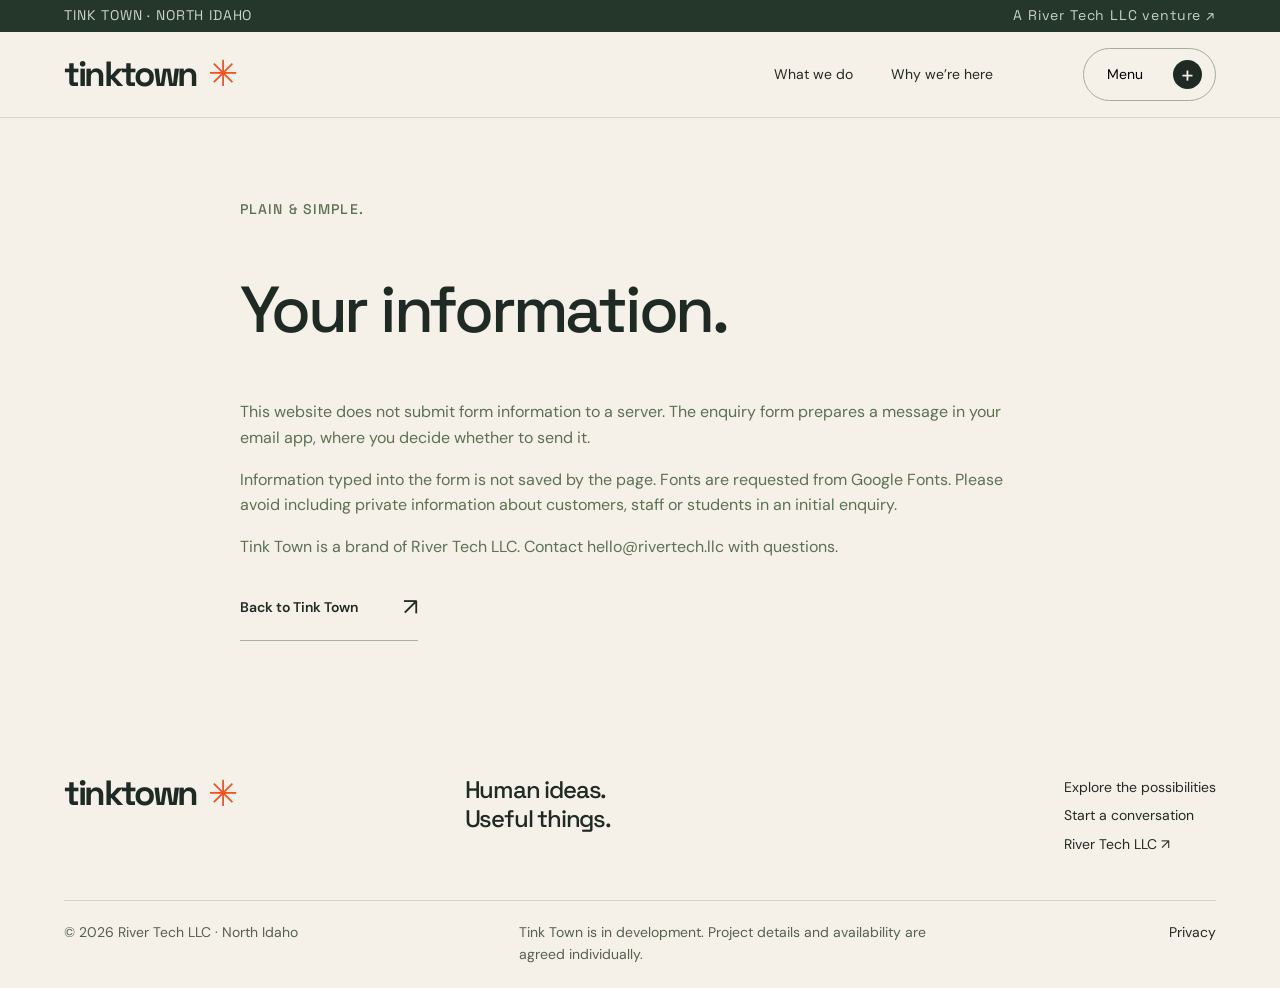
<file: privacy.html>
<!doctype html><html lang="en"><head><meta charset="utf-8"><meta name="viewport" content="width=device-width,initial-scale=1"><meta name="robots" content="index,follow"><meta name="theme-color" content="#f5f1e8"><title>Privacy | Tink Town</title><link rel="canonical" href="https://tink.town/privacy.html"><meta name="description" content="Human ideas. Useful things. Explore practical help with AI, design, making and learning in North Idaho."><link rel="icon" href="assets/mark.svg" type="image/svg+xml"><link rel="preconnect" href="https://fonts.googleapis.com"><link rel="preconnect" href="https://fonts.gstatic.com" crossorigin><link href="https://fonts.googleapis.com/css2?family=Barlow+Condensed:wght@600;700;800&family=DM+Sans:wght@400;500;600;700&family=Space+Grotesk:wght@400;500;600;700&display=swap" rel="stylesheet"><link href="assets/site.css?v=20261024-readable" rel="stylesheet"></head><body class="privacy"><a class="skip" href="#main">Skip to content</a><div class="preview-line">TINK TOWN · NORTH IDAHO <span><a href="https://rivertech.llc/">A River Tech LLC venture ↗</a></span></div><header class="site-header"><a class="wordmark" href="index.html" aria-label="Tink Town home">tinktown<span class="brand-star" aria-hidden="true">✳</span></a><nav aria-label="Main navigation"><a href="index.html#services">What we do</a><a href="index.html#our-story">Why we’re here</a></nav><button class="menu-button" aria-label="Open navigation" aria-controls="navigation" aria-haspopup="dialog" aria-expanded="false"><span>Menu</span><i aria-hidden="true">+</i></button></header><dialog id="navigation"><div class="dialog-top"><a class="wordmark" href="index.html">tinktown<span class="brand-star">✳</span></a><button data-close aria-label="Close navigation">×</button></div><p class="eyebrow">WHAT WOULD YOU LIKE TO DO?</p><div class="menu-grid"><a href="business.html"><span>01</span><strong>Work smarter</strong><small>AI & automation</small><b>↗</b></a><a href="creative.html"><span>02</span><strong>Look sharper</strong><small>Design & marketing</small><b>↗</b></a><a href="making.html"><span>03</span><strong>Make something</strong><small>Making & printing</small><b>↗</b></a><a href="learn.html"><span>04</span><strong>Learn & grow</strong><small>Training & education</small><b>↗</b></a><a href="talent.html"><span>05</span><strong>Find your people</strong><small>Talent & careers</small><b>↗</b></a><a href="purpose.html"><span>06</span><strong>Find your purpose</strong><small>Purpose & coaching</small><b>↗</b></a><a href="community.html"><span>07</span><strong>Come together</strong><small>Community & events</small><b>↗</b></a></div><div class="dialog-foot"><a href="start.html">Bring us an idea ↗</a><a href="https://rivertech.llc/">Our River Tech family ↗</a></div></dialog><main id="main"><article class="privacy-content wrap"><p class="eyebrow">PLAIN & SIMPLE.</p><h1>Your information.</h1><p>This website does not submit form information to a server. The enquiry form prepares a message in your email app, where you decide whether to send it.</p><p>Information typed into the form is not saved by the page. Fonts are requested from Google Fonts. Please avoid including private information about customers, staff or students in an initial enquiry.</p><p>Tink Town is a brand of River Tech LLC. Contact <a href="mailto:hello@rivertech.llc">hello@rivertech.llc</a> with questions.</p><a class="text-link" href="index.html">Back to Tink Town <span>↗</span></a></article></main><footer class="footer"><div class="footer-top"><a class="wordmark" href="index.html">tinktown<span class="brand-star">✳</span></a><p>Human ideas.<br>Useful things.</p><div><a href="index.html#services">Explore the possibilities</a><a href="start.html">Start a conversation</a><a href="https://rivertech.llc/">River Tech LLC ↗</a></div></div><div class="footer-bottom"><span>© 2026 River Tech LLC · North Idaho</span><span>Tink Town is in development. Project details and availability are agreed individually.</span><a href="privacy.html">Privacy</a></div></footer><script>window.SERVICES=[{"id": "business", "name": "Work smarter", "label": "AI & automation", "headline": "Less busywork. More room for what matters.", "intro": "Bring us the job that eats up your day. We’ll look for a simpler process, a useful connection or an AI assistant that helps you move forward.", "delivery": "We start with the task, then agree scope, tools, cost and the result to test.", "url": "business.html", "services": [{"title": "Find a better way to work", "text": "Identify where time and effort are being lost.", "examples": [{"title": "Workflow review", "text": "Find repeated work, bottlenecks and disconnected processes."}]}, {"title": "Build useful AI & automation", "text": "Connect tools and simplify the repeated work that slows your team down.", "examples": [{"title": "AI agents", "text": "Build agents around a defined job, with human review where needed."}, {"title": "Connected business tools", "text": "Move information between systems instead of copying it by hand."}, {"title": "Customer enquiries", "text": "Improve intake and the handling of incoming questions."}, {"title": "Quotes and scheduling", "text": "Simplify preparing quotes and arranging the work."}, {"title": "Customer follow-up", "text": "Help teams keep track of enquiries and next steps."}, {"title": "Data entry", "text": "Reduce repetitive copying and formatting."}, {"title": "Document handling", "text": "Organize, summarize and move documents through a process."}, {"title": "Draft replies and reports", "text": "Prepare useful drafts for a person to review."}, {"title": "Meeting notes into action", "text": "Turn discussion into organized next steps."}]}, {"title": "Put the improvement to work", "text": "Test a small solution, help your team adopt it and support the handover.", "examples": [{"title": "Improvement pilots", "text": "Test a small working change before wider use."}, {"title": "Implementation and handover", "text": "Help the team use the improvement and agree follow-up support."}]}], "quoteRecords": [{"source": "https://rivertech.llc/pages/investing.html", "text": "Less time copying, chasing and formatting; more time thinking, serving customers and moving the business forward.", "id": 58}, {"source": "https://rivertech.llc/", "text": "We believe preparation turns uncertainty into possibility.", "id": 3}]}, {"id": "creative", "name": "Look sharper", "label": "Design & marketing", "headline": "You do good work. Let’s make it show.", "intro": "Your business has a story worth telling. Let’s make the website, images and everyday materials tell it beautifully—and make your next customer’s choice easier.", "delivery": "We agree the creative direction, deliverables and production arrangements around your project.", "url": "creative.html", "services": [{"title": "Websites & brand identity", "text": "Give your business a clear story and a look that reflects the quality of your work.", "examples": [{"title": "Website design and improvement", "text": "Make the business clearer and the customer journey easier."}, {"title": "Visual identity", "text": "Develop or refresh the look of a business or organization."}, {"title": "Messaging and storytelling", "text": "Help people understand what you do and why it matters."}]}, {"title": "Photography & video", "text": "Show what you do through compelling images and films.", "examples": [{"title": "Video production", "text": "Create videos that communicate the work and its value."}, {"title": "Product photography", "text": "Show products and their quality clearly."}]}, {"title": "Marketing & campaign design", "text": "Bring the same strong message to your ads, print materials and outreach.", "examples": [{"title": "Advertising creative", "text": "Create the visual and written materials for advertisements."}, {"title": "Graphic design", "text": "Design useful, consistent business and outreach materials."}, {"title": "Print and sign design", "text": "Create artwork for flyers, posters, signs and other physical materials."}, {"title": "Campaign materials", "text": "Carry one story across website, video, print and outreach."}, {"title": "Church and ministry communication", "text": "Apply design, websites, video and print to ministry and outreach."}]}], "quoteRecords": [{"source": "https://rivertech.llc/pages/tink-town.html", "text": "Our work deserves a better story.", "id": 71}, {"source": "https://rivertech.llc/pages/tink-town.html", "text": "One story. Many ways to share it.", "id": 72}]}, {"id": "making", "name": "Make something", "label": "Making & printing", "headline": "You can picture it. Let’s make it real.", "intro": "A sketch, a file, a broken part, a wild idea. Let’s work through what it needs to do and find a practical way to make it.", "delivery": "Production depends on the equipment and expertise a project needs. Our own workshop will grow in stages; specialist work can be arranged separately.", "url": "making.html", "services": [{"title": "Design & prototype", "text": "Turn an idea, sketch or broken part into something you can test.", "examples": [{"title": "Design from a sketch or idea", "text": "Work out dimensions, materials and what the object needs to do."}, {"title": "3D modeling", "text": "Prepare a digital model for a physical object."}, {"title": "Prototypes and test models", "text": "Make an early version to try and refine."}]}, {"title": "Make, build & tinker", "text": "Create custom parts and projects, or find supplies to build your own.", "examples": [{"title": "Custom and replacement parts", "text": "Assess a broken part or a specific need and possible production methods."}, {"title": "Brackets, fixtures and enclosures", "text": "Make practical parts for holding, protecting or supporting things."}, {"title": "Panels, signs and displays", "text": "Produce useful objects and display pieces."}, {"title": "Filament 3D printing", "text": "Build suitable objects layer by layer from filament."}, {"title": "Resin 3D printing", "text": "Produce suitable detailed parts, with washing and curing."}, {"title": "Fiber laser cutting", "text": "Cut suitable metal parts, brackets, panels and signs."}, {"title": "CO₂ laser cutting", "text": "Cut appropriate materials such as wood and acrylic."}, {"title": "Waterjet cutting", "text": "Cut suitable materials using an abrasive waterjet."}, {"title": "CNC routing", "text": "Shape wood, plastics and composite panels."}, {"title": "CNC milling", "text": "Machine three-dimensional parts from solid stock."}, {"title": "Sheet-metal bending", "text": "Form sheet parts with a press brake."}, {"title": "Parts finishing and assembly", "text": "Deburr, tap, countersink, insert hardware and assemble."}, {"title": "Robotics and electronics projects", "text": "Bring tools and appropriate specialist expertise to practical projects."}, {"title": "Maker supplies", "text": "Sell robotics components, modeling parts and useful supplies."}]}, {"title": "Print & signs", "text": "Produce the everyday materials that help your business get noticed.", "examples": [{"title": "Everyday business printing", "text": "Flyers, brochures, business cards, menus and booklets."}, {"title": "Large-format printing", "text": "Posters, banners, signs and displays."}, {"title": "Vinyl lettering and decals", "text": "Produce adhesive graphics for suitable applications."}, {"title": "Print finishing", "text": "Trim, fold, crease, bind, laminate and mount."}]}], "quoteRecords": [{"source": "https://rivertech.llc/pages/river-tech.html", "text": "From “what if?” to “look what I made.”", "id": 19}, {"source": "https://rivertech.llc/pages/investing.html", "text": "Design it. Print it. Make it.", "id": 18}]}, {"id": "learning", "name": "Learn & grow", "label": "Training & education", "headline": "Come curious. Leave capable.", "intro": "Learn by doing something that matters to you. From everyday AI to hands-on making, the aim is confidence you can put to work.", "delivery": "We agree the subject, instructor, group and venue. Schools and colleges approve their own participation and any academic credit.", "url": "learn.html", "services": [{"title": "AI for you & your team", "text": "Learn to use AI confidently and responsibly on real work.", "examples": [{"title": "AI for everyday work", "text": "Teach individuals and teams using tasks they actually do."}, {"title": "AI for administrators", "text": "Apply AI to documents, communications and repeatable office work."}, {"title": "Agentic Mindset", "text": "Define outcomes, break down work, delegate, review and improve."}, {"title": "Team improvement sprints", "text": "Pair training with a small working improvement."}, {"title": "Ethical and safe technology use", "text": "Teach privacy, accuracy, truthfulness, responsibility and discernment."}]}, {"title": "Creative & maker workshops", "text": "Build skills by making something useful.", "examples": [{"title": "Design and creative technology", "text": "Learn through a useful website, video, graphic or print project."}, {"title": "Robotics workshops", "text": "Learn practical skills through a project that does something."}, {"title": "Youth technology workshops", "text": "Connect young people with useful, hands-on projects."}, {"title": "Specialist creative courses", "text": "Explore coding, games, film, 3D modeling or arts when an instructor and delivery are arranged."}]}, {"title": "Courses for schools & ministries", "text": "Develop a workshop, short course or module around the people you serve.", "examples": [{"title": "School field trips and mentoring", "text": "Connect learning with tools, experienced people and practical work."}, {"title": "College courses and modules", "text": "Develop guest sessions, short courses or modules with a college."}, {"title": "Bible college technology courses", "text": "Connect practical technology with ministry and working life."}, {"title": "Technology for ministry", "text": "Apply tools to research, communication, administration and service."}]}], "quoteRecords": [{"source": "https://rivertech.llc/", "text": "Learn what is changing. Build the skills. Put them to work on something that matters.", "id": 4}, {"source": "https://rivertech.llc/pages/investing.html", "text": "The goal is a working improvement, not a presentation everyone forgets.", "id": 59}]}, {"id": "talent", "name": "Find your people", "label": "Talent & careers", "headline": "Good people. Meaningful work. Let’s connect the two.", "intro": "Find people who can think, communicate and build. Or bring your own abilities and explore where they could make a difference.", "delivery": "Employer introductions and placement terms are being developed. Any fee is agreed with the employer; hiring decisions remain theirs.", "url": "talent.html", "services": [{"title": "Find capable people", "text": "Meet potential hires and see what they can actually do.", "examples": [{"title": "Employer introductions", "text": "Match suitable people to employers with candidate permission."}, {"title": "Evidence of practical ability", "text": "Help employers assess work samples, experience and teamwork."}, {"title": "Employer-paid placement", "text": "Explore a success-fee service for an agreed qualifying hire; terms remain proposed."}]}, {"title": "Put your skills to work", "text": "Contribute your technical ability, creativity and judgment to paid projects.", "examples": [{"title": "Work with Tink Town", "text": "Paid projects combining technical ability, creativity and judgment."}]}, {"title": "Build a path from learning to work", "text": "Connect students and graduates with practical projects, experienced people and career possibilities.", "examples": [{"title": "Student and graduate pathways", "text": "Connect learning to projects, experienced people and meaningful work."}]}], "quoteRecords": [{"source": "https://rivertech.llc/", "text": "River Tech develops problem-solvers. Tink Town puts problem-solvers to work.", "id": 13}, {"source": "https://rivertech.llc/pages/river-tech.html", "text": "Talent matters. So does the person carrying it.", "id": 55}]}, {"id": "purpose", "name": "Find your purpose", "label": "Purpose & coaching", "headline": "Your gifts. Your calling. Let’s find your next step.", "intro": "You don’t need to arrive with a finished plan. Bring the idea, the question, or the sense that you have something more to give.", "delivery": "Practical purpose and project coaching, with the format and cost agreed together.", "url": "purpose.html", "services": [{"title": "Discover your direction", "text": "Explore your strengths, your calling and where you can make a contribution.", "examples": [{"title": "Discover your strengths", "text": "Identify gifts, interests and the things you can contribute."}, {"title": "Explore your calling", "text": "Consider where your abilities meet a real need."}]}, {"title": "Give your idea shape", "text": "Turn a business, ministry or community idea into a practical first step.", "examples": [{"title": "Shape an idea", "text": "Develop the beginnings of a business, ministry or community project."}, {"title": "Choose a first experiment", "text": "Turn a big aspiration into a manageable thing to try."}]}, {"title": "Move forward with support", "text": "Affordable coaching, encouragement and connections to help you follow through.", "examples": [{"title": "Find people and resources", "text": "Connect with a collaborator, skill, tool or learning opportunity."}, {"title": "Affordable purpose coaching", "text": "Practical encouragement and help staying focused on the next step."}]}], "quoteRecords": [{"source": "https://rivertech.llc/pages/dream-big.html", "text": "Fan your calling into flame", "id": 28}, {"source": "https://rivertech.llc/pages/dream-big.html", "text": "Dream big. You’ve found your people.", "id": 23}]}, {"id": "community", "name": "Come together", "label": "Community & events", "headline": "Pull up a chair. You’re in good company.", "intro": "A place for coffee, curiosity and people who want to build a good future together. Work, learning and community belong in the same conversation.", "delivery": "The permanent café and workshop are in development. Events and gatherings can begin in suitable shared or booked spaces.", "url": "community.html", "services": [{"title": "A place to work & belong", "text": "Coffee, shared tables and regular gatherings where friendships and ideas can grow.", "examples": [{"title": "Coffee and conversation", "text": "A welcoming place to spend time and discover what others are making."}, {"title": "Shared workspace", "text": "Tables and workspaces where ideas and collaborations can develop."}, {"title": "Weekly gatherings", "text": "Build friendships and give ideas room to take shape."}]}, {"title": "Events that bring the future closer", "text": "Bring your team or community together for food, ideas, demonstrations and hands-on discovery.", "examples": [{"title": "Company events", "text": "Host staff or clients in a setting built around useful ideas and technology."}, {"title": "Public events and workshops", "text": "Create gatherings for the wider community."}, {"title": "Agentic Mindset evenings", "text": "Dinner, a keynote, live demonstrations and a guided group exercise."}, {"title": "Recurring team sessions", "text": "Return monthly or quarterly to explore changes and review practical experiments."}, {"title": "Performances and talks", "text": "Use a small stage for creative and community gatherings."}]}, {"title": "Faith & community in action", "text": "Gather for worship, learn together and put local knowledge to work serving others.", "examples": [{"title": "Worship support", "text": "Draw on the River Tech performing-arts connection, with delivery agreed."}, {"title": "Prayer and devotionals", "text": "Include Christian talks, prayer and devotionals in an agreed gathering."}, {"title": "Faith and technology events", "text": "Combine practical learning with Christian reflection and worship."}, {"title": "Outdoor and agricultural projects", "text": "Work with farmers, hunters, hikers, craftspeople and outdoor groups."}, {"title": "Community service and demonstrations", "text": "Share knowledge and make things that help people care for the local area."}]}], "quoteRecords": [{"source": "https://rivertech.llc/pages/dream-big.html", "text": "A place to belong. People to build with.", "id": 25}, {"source": "https://rivertech.llc/pages/community.html", "text": "Christian faith, the natural world and useful technology belong together in the future we are building.", "id": 41}]}];</script><script src="assets/site.js?v=20261024-readable"></script></body></html>
</file>
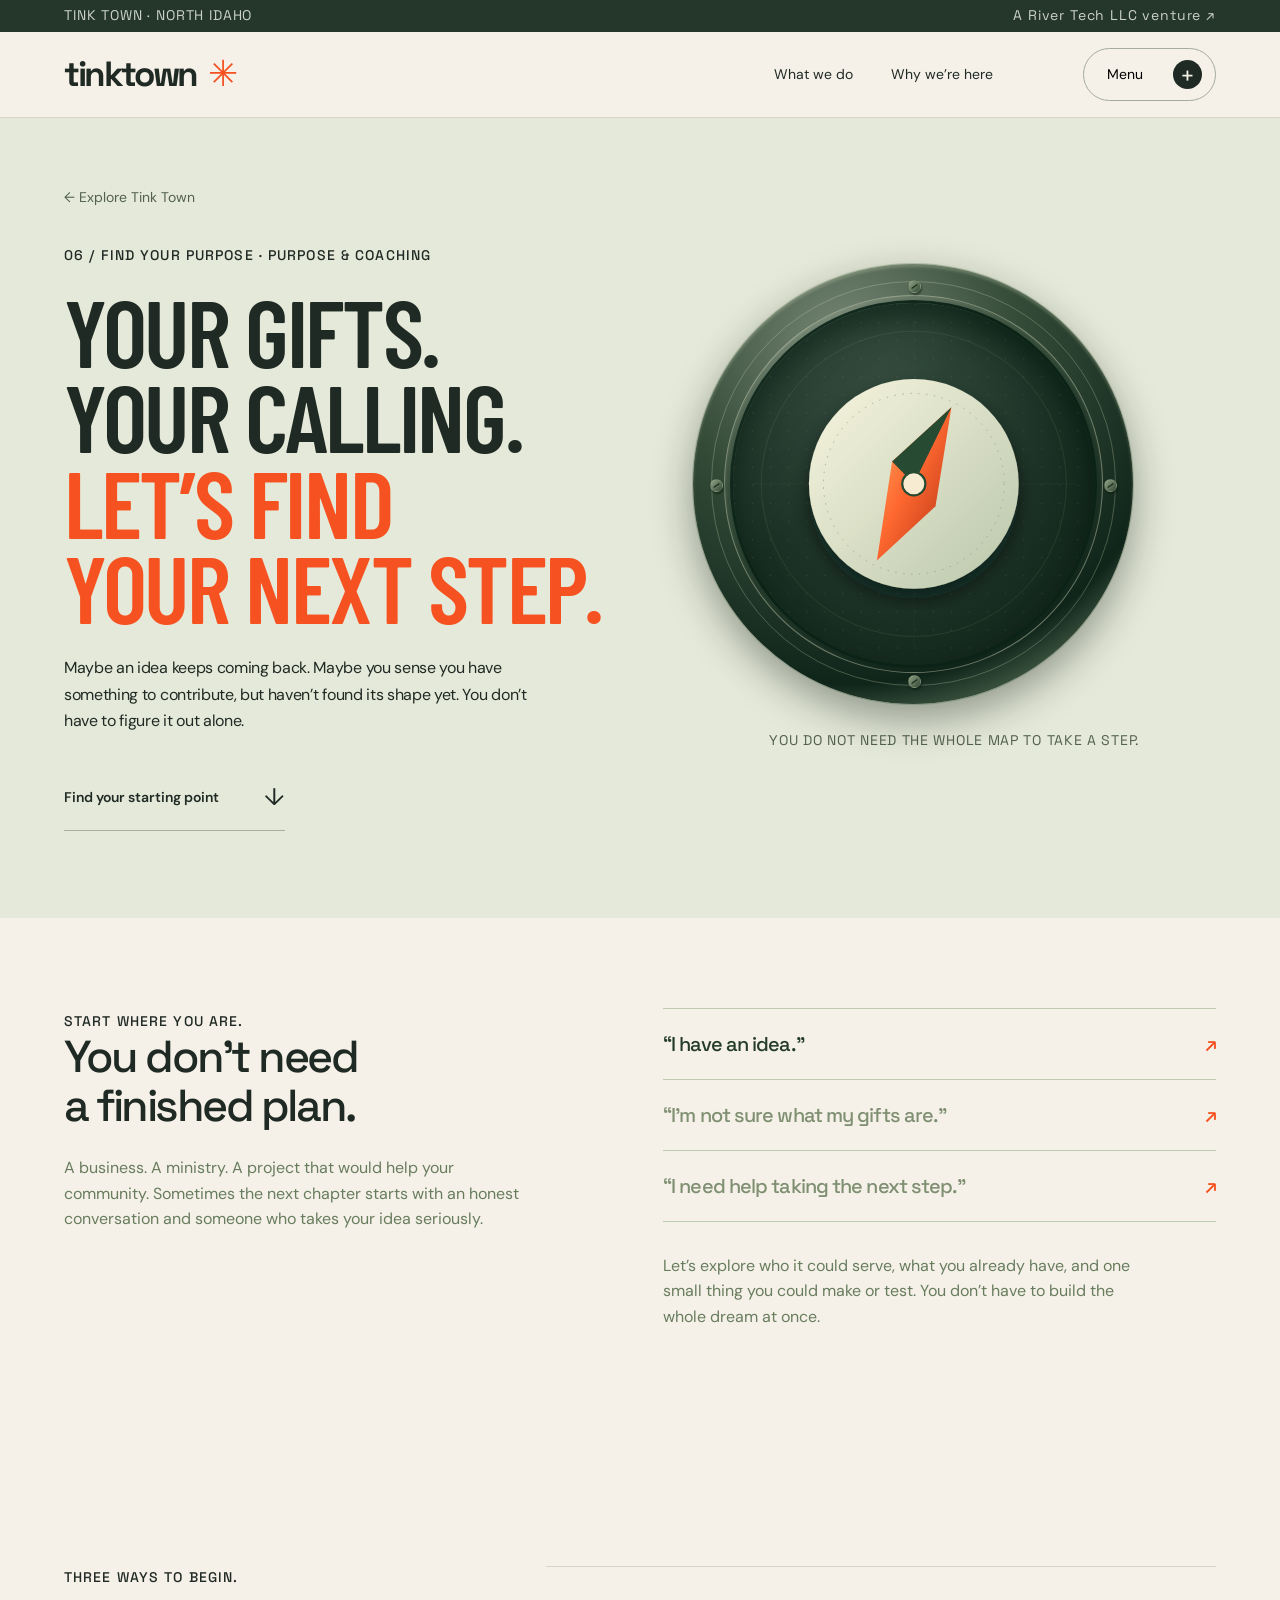
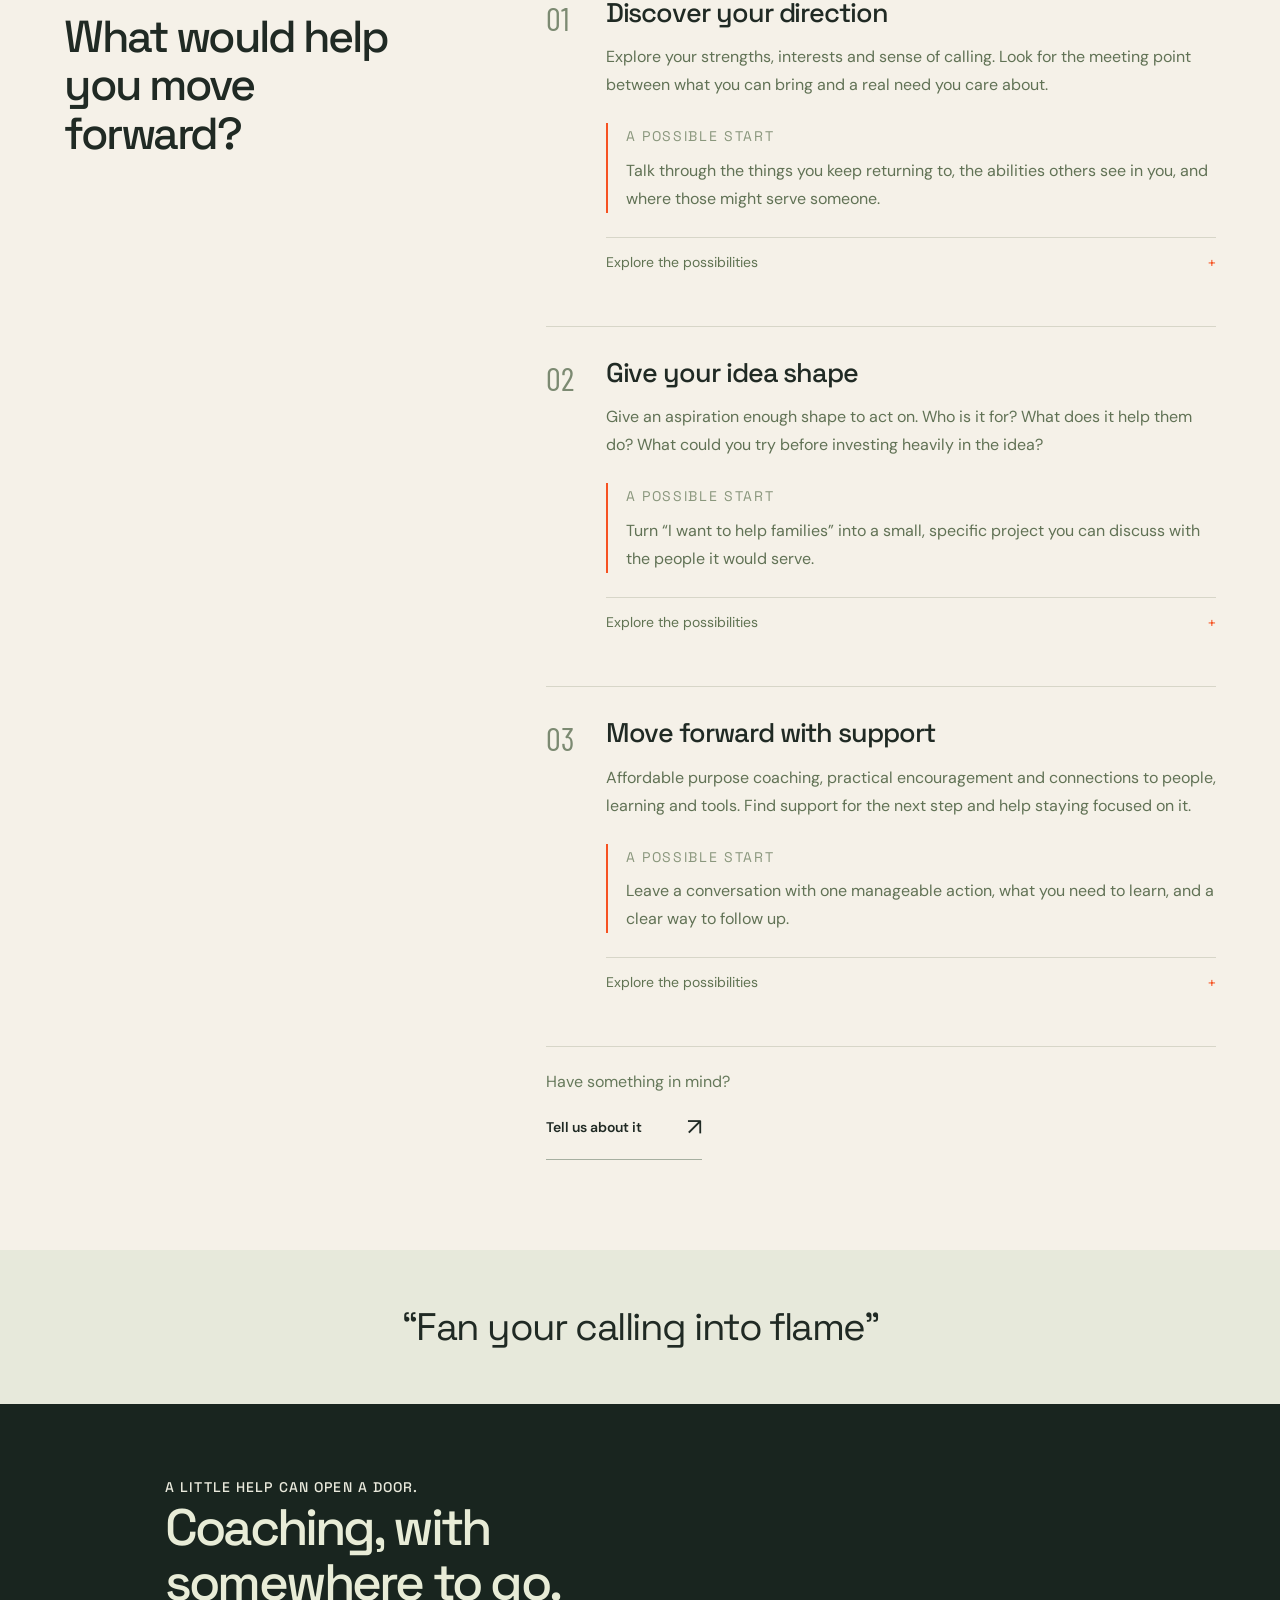
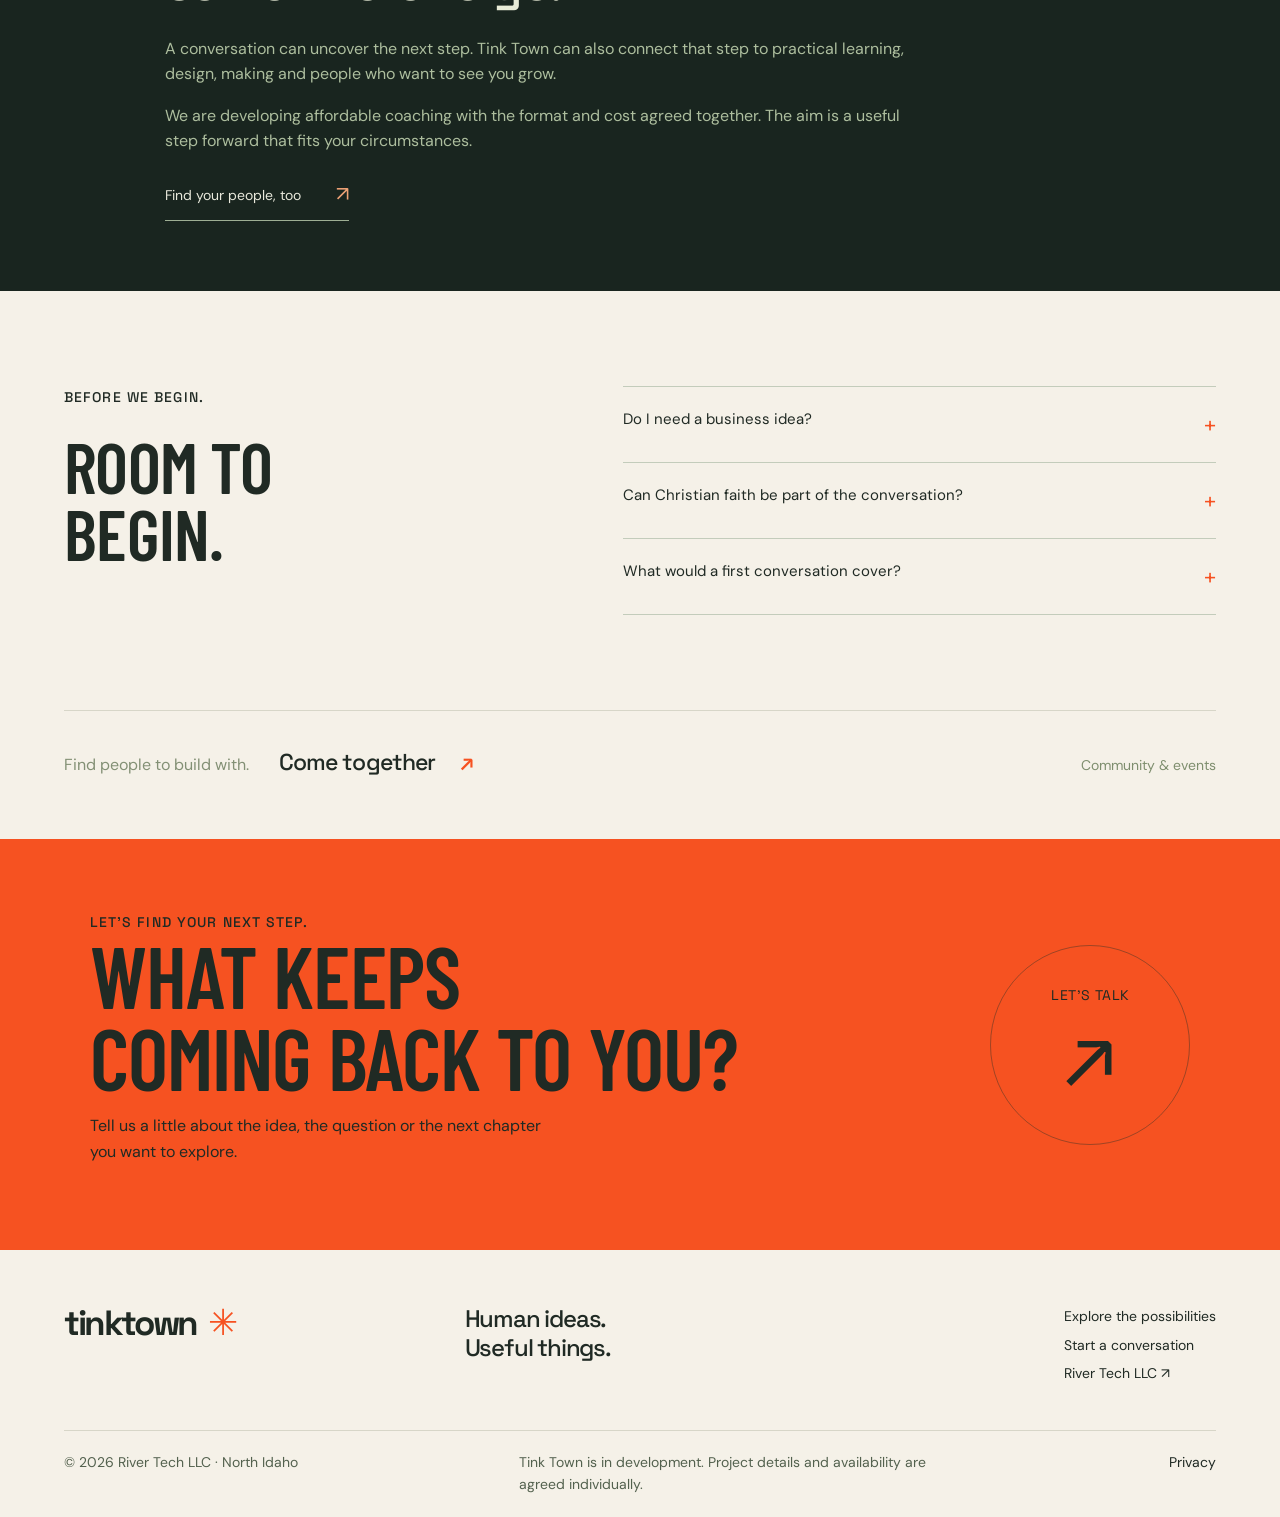
<file: purpose.html>
<!doctype html><html lang="en"><head><meta charset="utf-8"><meta name="viewport" content="width=device-width,initial-scale=1"><meta name="robots" content="index,follow"><meta name="theme-color" content="#f5f1e8"><title>Find your purpose | Tink Town</title><link rel="canonical" href="https://tink.town/purpose.html"><meta name="description" content="Human ideas. Useful things. Explore practical help with AI, design, making and learning in North Idaho."><link rel="icon" href="assets/mark.svg" type="image/svg+xml"><link rel="preconnect" href="https://fonts.googleapis.com"><link rel="preconnect" href="https://fonts.gstatic.com" crossorigin><link href="https://fonts.googleapis.com/css2?family=Barlow+Condensed:wght@600;700;800&family=DM+Sans:wght@400;500;600;700&family=Space+Grotesk:wght@400;500;600;700&display=swap" rel="stylesheet"><link href="assets/site.css?v=20261024-readable" rel="stylesheet"></head><body class="category purpose"><a class="skip" href="#main">Skip to content</a><div class="preview-line">TINK TOWN · NORTH IDAHO <span><a href="https://rivertech.llc/">A River Tech LLC venture ↗</a></span></div><header class="site-header"><a class="wordmark" href="index.html" aria-label="Tink Town home">tinktown<span class="brand-star" aria-hidden="true">✳</span></a><nav aria-label="Main navigation"><a href="index.html#services">What we do</a><a href="index.html#our-story">Why we’re here</a></nav><button class="menu-button" aria-label="Open navigation" aria-controls="navigation" aria-haspopup="dialog" aria-expanded="false"><span>Menu</span><i aria-hidden="true">+</i></button></header><dialog id="navigation"><div class="dialog-top"><a class="wordmark" href="index.html">tinktown<span class="brand-star">✳</span></a><button data-close aria-label="Close navigation">×</button></div><p class="eyebrow">WHAT WOULD YOU LIKE TO DO?</p><div class="menu-grid"><a href="business.html"><span>01</span><strong>Work smarter</strong><small>AI & automation</small><b>↗</b></a><a href="creative.html"><span>02</span><strong>Look sharper</strong><small>Design & marketing</small><b>↗</b></a><a href="making.html"><span>03</span><strong>Make something</strong><small>Making & printing</small><b>↗</b></a><a href="learn.html"><span>04</span><strong>Learn & grow</strong><small>Training & education</small><b>↗</b></a><a href="talent.html"><span>05</span><strong>Find your people</strong><small>Talent & careers</small><b>↗</b></a><a href="purpose.html"><span>06</span><strong>Find your purpose</strong><small>Purpose & coaching</small><b>↗</b></a><a href="community.html"><span>07</span><strong>Come together</strong><small>Community & events</small><b>↗</b></a></div><div class="dialog-foot"><a href="start.html">Bring us an idea ↗</a><a href="https://rivertech.llc/">Our River Tech family ↗</a></div></dialog><main id="main"><section class="category-hero purpose-tone"><div class="wrap category-hero-grid"><div><a class="breadcrumb" href="index.html#purpose">← Explore Tink Town</a><p class="eyebrow">06 / FIND YOUR PURPOSE · PURPOSE & COACHING</p><h1>YOUR GIFTS.<br>YOUR CALLING.<br><em>LET’S FIND<br>YOUR NEXT STEP.</em></h1><p class="hero-intro">Maybe an idea keeps coming back. Maybe you sense you have something to contribute, but haven’t found its shape yet. You don’t have to figure it out alone.</p><a class="text-link" href="#your-options">Find your starting point <span>↓</span></a></div><div class="hero-visual"><div class="purpose-compass"><div class="portal "><div class="portal-bolts" aria-hidden="true"><i></i><i></i><i></i><i></i></div><div class="portal-inner" data-art="5" aria-hidden="true"></div><div class="portal-rim" aria-hidden="true"></div></div><p class="art-caption">YOU DO NOT NEED THE WHOLE MAP TO TAKE A STEP.</p></div></div></div></section><section class="purpose-start wrap"><div><span class="eyebrow">START WHERE YOU ARE.</span><h2>You don’t need<br>a finished plan.</h2><p>A business. A ministry. A project that would help your community. Sometimes the next chapter starts with an honest conversation and someone who takes your idea seriously.</p></div><div class="purpose-questions" role="tablist" aria-label="Where are you starting?"><button role="tab" aria-selected="true" data-purpose="0" id="purpose-tab-0" aria-controls="purpose-response">“I have an idea.” <span>↗</span></button><button role="tab" aria-selected="false" tabindex="-1" data-purpose="1" id="purpose-tab-1" aria-controls="purpose-response">“I’m not sure what my gifts are.” <span>↗</span></button><button role="tab" aria-selected="false" tabindex="-1" data-purpose="2" id="purpose-tab-2" aria-controls="purpose-response">“I need help taking the next step.” <span>↗</span></button><div id="purpose-response" role="tabpanel" aria-labelledby="purpose-tab-0"><p>Let’s explore who it could serve, what you already have, and one small thing you could make or test. You don’t have to build the whole dream at once.</p></div></div></section><section class="category-offers wrap" id="your-options"><div class="offering-intro"><p class="eyebrow">THREE WAYS TO BEGIN.</p><h2>What would help<br>you move forward?</h2></div><div class="offering-body"><article class="offer-chapter"><span class="chapter-number">01</span><div><h3>Discover your direction</h3><p>Explore your strengths, interests and sense of calling. Look for the meeting point between what you can bring and a real need you care about.</p><div class="offer-example"><span>A POSSIBLE START</span><p>Talk through the things you keep returning to, the abilities others see in you, and where those might serve someone.</p></div><details class="offer-examples"><summary>Explore the possibilities <span>+</span></summary><ul><li><strong>Discover your strengths</strong> — Identify gifts, interests and the things you can contribute.</li><li><strong>Explore your calling</strong> — Consider where your abilities meet a real need.</li></ul></details></div></article><article class="offer-chapter"><span class="chapter-number">02</span><div><h3>Give your idea shape</h3><p>Give an aspiration enough shape to act on. Who is it for? What does it help them do? What could you try before investing heavily in the idea?</p><div class="offer-example"><span>A POSSIBLE START</span><p>Turn “I want to help families” into a small, specific project you can discuss with the people it would serve.</p></div><details class="offer-examples"><summary>Explore the possibilities <span>+</span></summary><ul><li><strong>Shape an idea</strong> — Develop the beginnings of a business, ministry or community project.</li><li><strong>Choose a first experiment</strong> — Turn a big aspiration into a manageable thing to try.</li></ul></details></div></article><article class="offer-chapter"><span class="chapter-number">03</span><div><h3>Move forward with support</h3><p>Affordable purpose coaching, practical encouragement and connections to people, learning and tools. Find support for the next step and help staying focused on it.</p><div class="offer-example"><span>A POSSIBLE START</span><p>Leave a conversation with one manageable action, what you need to learn, and a clear way to follow up.</p></div><details class="offer-examples"><summary>Explore the possibilities <span>+</span></summary><ul><li><strong>Find people and resources</strong> — Connect with a collaborator, skill, tool or learning opportunity.</li><li><strong>Affordable purpose coaching</strong> — Practical encouragement and help staying focused on the next step.</li></ul></details></div></article><div class="offers-next"><p>Have something in mind?</p><a class="text-link" href="start.html?topic=purpose">Tell us about it <span>↗</span></a></div></div></section><div class="quote-band"><blockquote>“Fan your calling into flame”</blockquote></div><section class="coaching-note dark"><div class="wrap"><span class="eyebrow">A LITTLE HELP CAN OPEN A DOOR.</span><h2>Coaching, with<br>somewhere to go.</h2><p>A conversation can uncover the next step. Tink Town can also connect that step to practical learning, design, making and people who want to see you grow.</p><p>We are developing affordable coaching with the format and cost agreed together. The aim is a useful step forward that fits your circumstances.</p><a class="light-link" href="community.html">Find your people, too <span>↗</span></a></div></section><section class="answers wrap"><div><p class="eyebrow">BEFORE WE BEGIN.</p><h2>ROOM TO<br>BEGIN.</h2></div><div><details><summary>Do I need a business idea?<span>+</span></summary><p>No. You might bring a ministry idea, a community need, a creative project or a question about how to use your gifts.</p></details><details><summary>Can Christian faith be part of the conversation?<span>+</span></summary><p>Yes. Faith is part of our foundation, and we welcome conversations about calling, stewardship and serving others. You are also welcome to bring a practical idea without having all the spiritual language figured out.</p></details><details><summary>What would a first conversation cover?<span>+</span></summary><p>Where you are now, what matters to you, and what a useful next step might be. The coaching format, price and follow-up are agreed before beginning.</p></details></div></section><section class="related-next wrap"><p>Find people to build with.</p><a href="community.html">Come together <span>↗</span></a><span>Community & events</span></section><section class="closing"><div><span class="eyebrow">LET’S FIND YOUR NEXT STEP.</span><h2>WHAT KEEPS<br>COMING BACK TO YOU?</h2><p>Tell us a little about the idea, the question or the next chapter you want to explore.</p></div><a href="start.html?topic=purpose" class="big-arrow" aria-label="Start a conversation about find your purpose"><span>LET’S TALK</span><b aria-hidden="true">↗</b></a></section></main><footer class="footer"><div class="footer-top"><a class="wordmark" href="index.html">tinktown<span class="brand-star">✳</span></a><p>Human ideas.<br>Useful things.</p><div><a href="index.html#services">Explore the possibilities</a><a href="start.html">Start a conversation</a><a href="https://rivertech.llc/">River Tech LLC ↗</a></div></div><div class="footer-bottom"><span>© 2026 River Tech LLC · North Idaho</span><span>Tink Town is in development. Project details and availability are agreed individually.</span><a href="privacy.html">Privacy</a></div></footer><script>window.SERVICES=[{"id": "business", "name": "Work smarter", "label": "AI & automation", "headline": "Less busywork. More room for what matters.", "intro": "Bring us the job that eats up your day. We’ll look for a simpler process, a useful connection or an AI assistant that helps you move forward.", "delivery": "We start with the task, then agree scope, tools, cost and the result to test.", "url": "business.html", "services": [{"title": "Find a better way to work", "text": "Identify where time and effort are being lost.", "examples": [{"title": "Workflow review", "text": "Find repeated work, bottlenecks and disconnected processes."}]}, {"title": "Build useful AI & automation", "text": "Connect tools and simplify the repeated work that slows your team down.", "examples": [{"title": "AI agents", "text": "Build agents around a defined job, with human review where needed."}, {"title": "Connected business tools", "text": "Move information between systems instead of copying it by hand."}, {"title": "Customer enquiries", "text": "Improve intake and the handling of incoming questions."}, {"title": "Quotes and scheduling", "text": "Simplify preparing quotes and arranging the work."}, {"title": "Customer follow-up", "text": "Help teams keep track of enquiries and next steps."}, {"title": "Data entry", "text": "Reduce repetitive copying and formatting."}, {"title": "Document handling", "text": "Organize, summarize and move documents through a process."}, {"title": "Draft replies and reports", "text": "Prepare useful drafts for a person to review."}, {"title": "Meeting notes into action", "text": "Turn discussion into organized next steps."}]}, {"title": "Put the improvement to work", "text": "Test a small solution, help your team adopt it and support the handover.", "examples": [{"title": "Improvement pilots", "text": "Test a small working change before wider use."}, {"title": "Implementation and handover", "text": "Help the team use the improvement and agree follow-up support."}]}], "quoteRecords": [{"source": "https://rivertech.llc/pages/investing.html", "text": "Less time copying, chasing and formatting; more time thinking, serving customers and moving the business forward.", "id": 58}, {"source": "https://rivertech.llc/", "text": "We believe preparation turns uncertainty into possibility.", "id": 3}]}, {"id": "creative", "name": "Look sharper", "label": "Design & marketing", "headline": "You do good work. Let’s make it show.", "intro": "Your business has a story worth telling. Let’s make the website, images and everyday materials tell it beautifully—and make your next customer’s choice easier.", "delivery": "We agree the creative direction, deliverables and production arrangements around your project.", "url": "creative.html", "services": [{"title": "Websites & brand identity", "text": "Give your business a clear story and a look that reflects the quality of your work.", "examples": [{"title": "Website design and improvement", "text": "Make the business clearer and the customer journey easier."}, {"title": "Visual identity", "text": "Develop or refresh the look of a business or organization."}, {"title": "Messaging and storytelling", "text": "Help people understand what you do and why it matters."}]}, {"title": "Photography & video", "text": "Show what you do through compelling images and films.", "examples": [{"title": "Video production", "text": "Create videos that communicate the work and its value."}, {"title": "Product photography", "text": "Show products and their quality clearly."}]}, {"title": "Marketing & campaign design", "text": "Bring the same strong message to your ads, print materials and outreach.", "examples": [{"title": "Advertising creative", "text": "Create the visual and written materials for advertisements."}, {"title": "Graphic design", "text": "Design useful, consistent business and outreach materials."}, {"title": "Print and sign design", "text": "Create artwork for flyers, posters, signs and other physical materials."}, {"title": "Campaign materials", "text": "Carry one story across website, video, print and outreach."}, {"title": "Church and ministry communication", "text": "Apply design, websites, video and print to ministry and outreach."}]}], "quoteRecords": [{"source": "https://rivertech.llc/pages/tink-town.html", "text": "Our work deserves a better story.", "id": 71}, {"source": "https://rivertech.llc/pages/tink-town.html", "text": "One story. Many ways to share it.", "id": 72}]}, {"id": "making", "name": "Make something", "label": "Making & printing", "headline": "You can picture it. Let’s make it real.", "intro": "A sketch, a file, a broken part, a wild idea. Let’s work through what it needs to do and find a practical way to make it.", "delivery": "Production depends on the equipment and expertise a project needs. Our own workshop will grow in stages; specialist work can be arranged separately.", "url": "making.html", "services": [{"title": "Design & prototype", "text": "Turn an idea, sketch or broken part into something you can test.", "examples": [{"title": "Design from a sketch or idea", "text": "Work out dimensions, materials and what the object needs to do."}, {"title": "3D modeling", "text": "Prepare a digital model for a physical object."}, {"title": "Prototypes and test models", "text": "Make an early version to try and refine."}]}, {"title": "Make, build & tinker", "text": "Create custom parts and projects, or find supplies to build your own.", "examples": [{"title": "Custom and replacement parts", "text": "Assess a broken part or a specific need and possible production methods."}, {"title": "Brackets, fixtures and enclosures", "text": "Make practical parts for holding, protecting or supporting things."}, {"title": "Panels, signs and displays", "text": "Produce useful objects and display pieces."}, {"title": "Filament 3D printing", "text": "Build suitable objects layer by layer from filament."}, {"title": "Resin 3D printing", "text": "Produce suitable detailed parts, with washing and curing."}, {"title": "Fiber laser cutting", "text": "Cut suitable metal parts, brackets, panels and signs."}, {"title": "CO₂ laser cutting", "text": "Cut appropriate materials such as wood and acrylic."}, {"title": "Waterjet cutting", "text": "Cut suitable materials using an abrasive waterjet."}, {"title": "CNC routing", "text": "Shape wood, plastics and composite panels."}, {"title": "CNC milling", "text": "Machine three-dimensional parts from solid stock."}, {"title": "Sheet-metal bending", "text": "Form sheet parts with a press brake."}, {"title": "Parts finishing and assembly", "text": "Deburr, tap, countersink, insert hardware and assemble."}, {"title": "Robotics and electronics projects", "text": "Bring tools and appropriate specialist expertise to practical projects."}, {"title": "Maker supplies", "text": "Sell robotics components, modeling parts and useful supplies."}]}, {"title": "Print & signs", "text": "Produce the everyday materials that help your business get noticed.", "examples": [{"title": "Everyday business printing", "text": "Flyers, brochures, business cards, menus and booklets."}, {"title": "Large-format printing", "text": "Posters, banners, signs and displays."}, {"title": "Vinyl lettering and decals", "text": "Produce adhesive graphics for suitable applications."}, {"title": "Print finishing", "text": "Trim, fold, crease, bind, laminate and mount."}]}], "quoteRecords": [{"source": "https://rivertech.llc/pages/river-tech.html", "text": "From “what if?” to “look what I made.”", "id": 19}, {"source": "https://rivertech.llc/pages/investing.html", "text": "Design it. Print it. Make it.", "id": 18}]}, {"id": "learning", "name": "Learn & grow", "label": "Training & education", "headline": "Come curious. Leave capable.", "intro": "Learn by doing something that matters to you. From everyday AI to hands-on making, the aim is confidence you can put to work.", "delivery": "We agree the subject, instructor, group and venue. Schools and colleges approve their own participation and any academic credit.", "url": "learn.html", "services": [{"title": "AI for you & your team", "text": "Learn to use AI confidently and responsibly on real work.", "examples": [{"title": "AI for everyday work", "text": "Teach individuals and teams using tasks they actually do."}, {"title": "AI for administrators", "text": "Apply AI to documents, communications and repeatable office work."}, {"title": "Agentic Mindset", "text": "Define outcomes, break down work, delegate, review and improve."}, {"title": "Team improvement sprints", "text": "Pair training with a small working improvement."}, {"title": "Ethical and safe technology use", "text": "Teach privacy, accuracy, truthfulness, responsibility and discernment."}]}, {"title": "Creative & maker workshops", "text": "Build skills by making something useful.", "examples": [{"title": "Design and creative technology", "text": "Learn through a useful website, video, graphic or print project."}, {"title": "Robotics workshops", "text": "Learn practical skills through a project that does something."}, {"title": "Youth technology workshops", "text": "Connect young people with useful, hands-on projects."}, {"title": "Specialist creative courses", "text": "Explore coding, games, film, 3D modeling or arts when an instructor and delivery are arranged."}]}, {"title": "Courses for schools & ministries", "text": "Develop a workshop, short course or module around the people you serve.", "examples": [{"title": "School field trips and mentoring", "text": "Connect learning with tools, experienced people and practical work."}, {"title": "College courses and modules", "text": "Develop guest sessions, short courses or modules with a college."}, {"title": "Bible college technology courses", "text": "Connect practical technology with ministry and working life."}, {"title": "Technology for ministry", "text": "Apply tools to research, communication, administration and service."}]}], "quoteRecords": [{"source": "https://rivertech.llc/", "text": "Learn what is changing. Build the skills. Put them to work on something that matters.", "id": 4}, {"source": "https://rivertech.llc/pages/investing.html", "text": "The goal is a working improvement, not a presentation everyone forgets.", "id": 59}]}, {"id": "talent", "name": "Find your people", "label": "Talent & careers", "headline": "Good people. Meaningful work. Let’s connect the two.", "intro": "Find people who can think, communicate and build. Or bring your own abilities and explore where they could make a difference.", "delivery": "Employer introductions and placement terms are being developed. Any fee is agreed with the employer; hiring decisions remain theirs.", "url": "talent.html", "services": [{"title": "Find capable people", "text": "Meet potential hires and see what they can actually do.", "examples": [{"title": "Employer introductions", "text": "Match suitable people to employers with candidate permission."}, {"title": "Evidence of practical ability", "text": "Help employers assess work samples, experience and teamwork."}, {"title": "Employer-paid placement", "text": "Explore a success-fee service for an agreed qualifying hire; terms remain proposed."}]}, {"title": "Put your skills to work", "text": "Contribute your technical ability, creativity and judgment to paid projects.", "examples": [{"title": "Work with Tink Town", "text": "Paid projects combining technical ability, creativity and judgment."}]}, {"title": "Build a path from learning to work", "text": "Connect students and graduates with practical projects, experienced people and career possibilities.", "examples": [{"title": "Student and graduate pathways", "text": "Connect learning to projects, experienced people and meaningful work."}]}], "quoteRecords": [{"source": "https://rivertech.llc/", "text": "River Tech develops problem-solvers. Tink Town puts problem-solvers to work.", "id": 13}, {"source": "https://rivertech.llc/pages/river-tech.html", "text": "Talent matters. So does the person carrying it.", "id": 55}]}, {"id": "purpose", "name": "Find your purpose", "label": "Purpose & coaching", "headline": "Your gifts. Your calling. Let’s find your next step.", "intro": "You don’t need to arrive with a finished plan. Bring the idea, the question, or the sense that you have something more to give.", "delivery": "Practical purpose and project coaching, with the format and cost agreed together.", "url": "purpose.html", "services": [{"title": "Discover your direction", "text": "Explore your strengths, your calling and where you can make a contribution.", "examples": [{"title": "Discover your strengths", "text": "Identify gifts, interests and the things you can contribute."}, {"title": "Explore your calling", "text": "Consider where your abilities meet a real need."}]}, {"title": "Give your idea shape", "text": "Turn a business, ministry or community idea into a practical first step.", "examples": [{"title": "Shape an idea", "text": "Develop the beginnings of a business, ministry or community project."}, {"title": "Choose a first experiment", "text": "Turn a big aspiration into a manageable thing to try."}]}, {"title": "Move forward with support", "text": "Affordable coaching, encouragement and connections to help you follow through.", "examples": [{"title": "Find people and resources", "text": "Connect with a collaborator, skill, tool or learning opportunity."}, {"title": "Affordable purpose coaching", "text": "Practical encouragement and help staying focused on the next step."}]}], "quoteRecords": [{"source": "https://rivertech.llc/pages/dream-big.html", "text": "Fan your calling into flame", "id": 28}, {"source": "https://rivertech.llc/pages/dream-big.html", "text": "Dream big. You’ve found your people.", "id": 23}]}, {"id": "community", "name": "Come together", "label": "Community & events", "headline": "Pull up a chair. You’re in good company.", "intro": "A place for coffee, curiosity and people who want to build a good future together. Work, learning and community belong in the same conversation.", "delivery": "The permanent café and workshop are in development. Events and gatherings can begin in suitable shared or booked spaces.", "url": "community.html", "services": [{"title": "A place to work & belong", "text": "Coffee, shared tables and regular gatherings where friendships and ideas can grow.", "examples": [{"title": "Coffee and conversation", "text": "A welcoming place to spend time and discover what others are making."}, {"title": "Shared workspace", "text": "Tables and workspaces where ideas and collaborations can develop."}, {"title": "Weekly gatherings", "text": "Build friendships and give ideas room to take shape."}]}, {"title": "Events that bring the future closer", "text": "Bring your team or community together for food, ideas, demonstrations and hands-on discovery.", "examples": [{"title": "Company events", "text": "Host staff or clients in a setting built around useful ideas and technology."}, {"title": "Public events and workshops", "text": "Create gatherings for the wider community."}, {"title": "Agentic Mindset evenings", "text": "Dinner, a keynote, live demonstrations and a guided group exercise."}, {"title": "Recurring team sessions", "text": "Return monthly or quarterly to explore changes and review practical experiments."}, {"title": "Performances and talks", "text": "Use a small stage for creative and community gatherings."}]}, {"title": "Faith & community in action", "text": "Gather for worship, learn together and put local knowledge to work serving others.", "examples": [{"title": "Worship support", "text": "Draw on the River Tech performing-arts connection, with delivery agreed."}, {"title": "Prayer and devotionals", "text": "Include Christian talks, prayer and devotionals in an agreed gathering."}, {"title": "Faith and technology events", "text": "Combine practical learning with Christian reflection and worship."}, {"title": "Outdoor and agricultural projects", "text": "Work with farmers, hunters, hikers, craftspeople and outdoor groups."}, {"title": "Community service and demonstrations", "text": "Share knowledge and make things that help people care for the local area."}]}], "quoteRecords": [{"source": "https://rivertech.llc/pages/dream-big.html", "text": "A place to belong. People to build with.", "id": 25}, {"source": "https://rivertech.llc/pages/community.html", "text": "Christian faith, the natural world and useful technology belong together in the future we are building.", "id": 41}]}];</script><script src="assets/site.js?v=20261024-readable"></script></body></html>
</file>
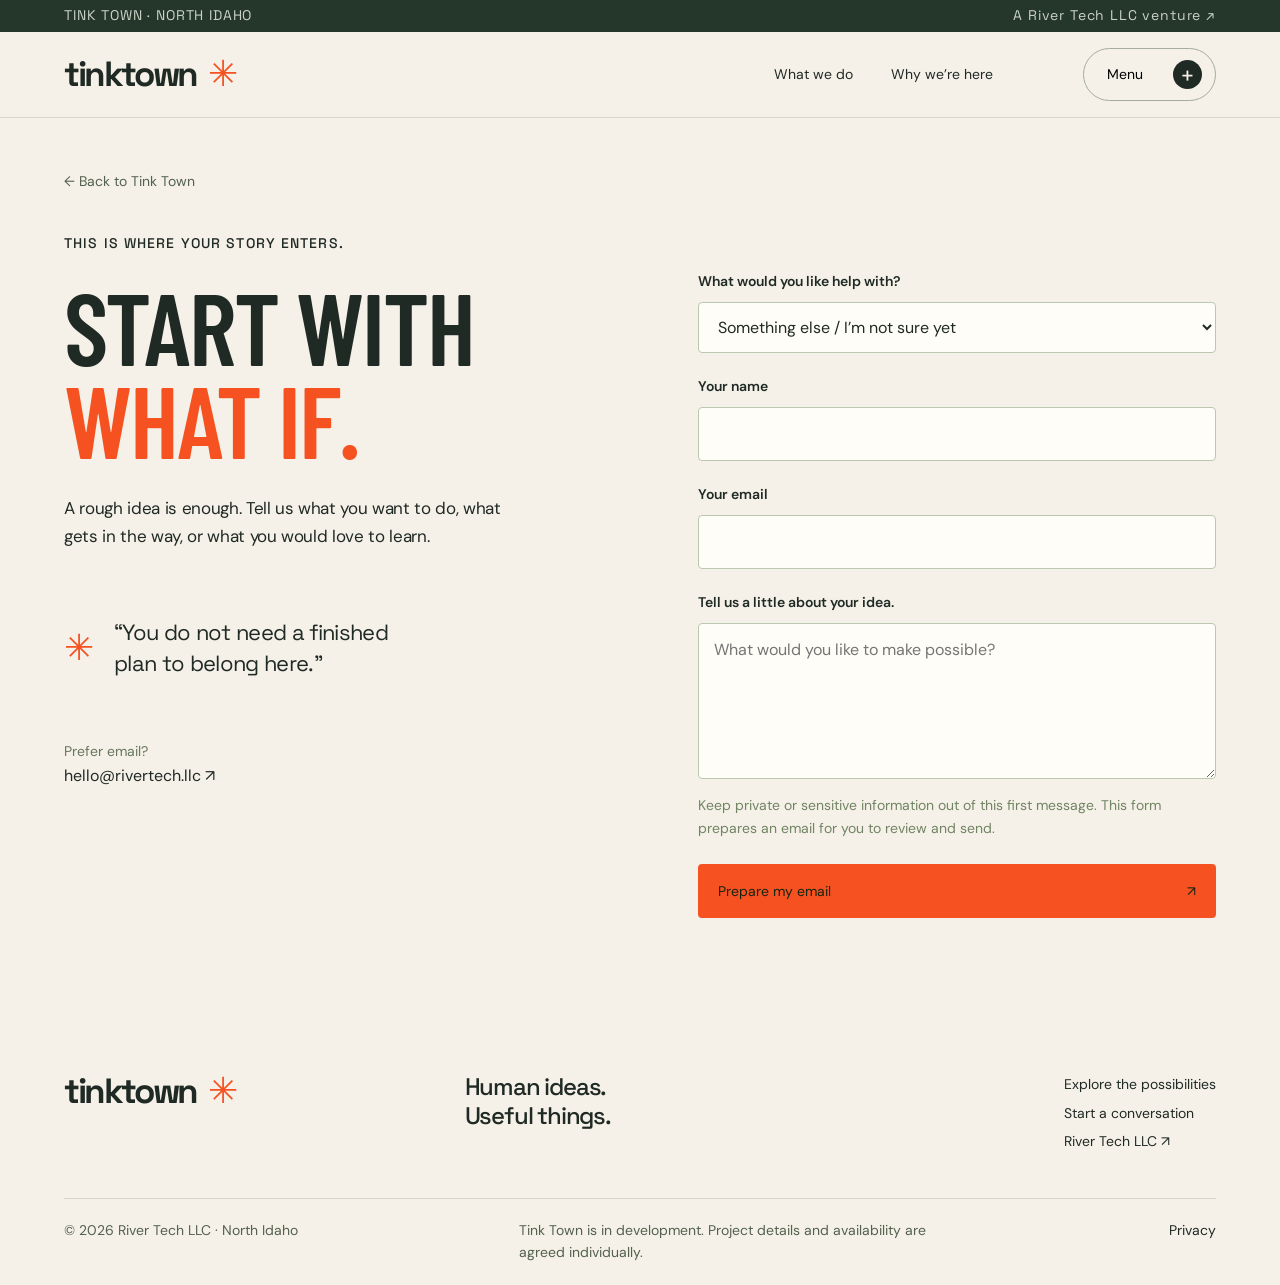
<file: start.html>
<!doctype html><html lang="en"><head><meta charset="utf-8"><meta name="viewport" content="width=device-width,initial-scale=1"><meta name="robots" content="index,follow"><meta name="theme-color" content="#f5f1e8"><title>Bring us an idea | Tink Town</title><link rel="canonical" href="https://tink.town/start.html"><meta name="description" content="Human ideas. Useful things. Explore practical help with AI, design, making and learning in North Idaho."><link rel="icon" href="assets/mark.svg" type="image/svg+xml"><link rel="preconnect" href="https://fonts.googleapis.com"><link rel="preconnect" href="https://fonts.gstatic.com" crossorigin><link href="https://fonts.googleapis.com/css2?family=Barlow+Condensed:wght@600;700;800&family=DM+Sans:wght@400;500;600;700&family=Space+Grotesk:wght@400;500;600;700&display=swap" rel="stylesheet"><link href="assets/site.css?v=20261024-readable" rel="stylesheet"></head><body class="contact"><a class="skip" href="#main">Skip to content</a><div class="preview-line">TINK TOWN · NORTH IDAHO <span><a href="https://rivertech.llc/">A River Tech LLC venture ↗</a></span></div><header class="site-header"><a class="wordmark" href="index.html" aria-label="Tink Town home">tinktown<span class="brand-star" aria-hidden="true">✳</span></a><nav aria-label="Main navigation"><a href="index.html#services">What we do</a><a href="index.html#our-story">Why we’re here</a></nav><button class="menu-button" aria-label="Open navigation" aria-controls="navigation" aria-haspopup="dialog" aria-expanded="false"><span>Menu</span><i aria-hidden="true">+</i></button></header><dialog id="navigation"><div class="dialog-top"><a class="wordmark" href="index.html">tinktown<span class="brand-star">✳</span></a><button data-close aria-label="Close navigation">×</button></div><p class="eyebrow">WHAT WOULD YOU LIKE TO DO?</p><div class="menu-grid"><a href="business.html"><span>01</span><strong>Work smarter</strong><small>AI & automation</small><b>↗</b></a><a href="creative.html"><span>02</span><strong>Look sharper</strong><small>Design & marketing</small><b>↗</b></a><a href="making.html"><span>03</span><strong>Make something</strong><small>Making & printing</small><b>↗</b></a><a href="learn.html"><span>04</span><strong>Learn & grow</strong><small>Training & education</small><b>↗</b></a><a href="talent.html"><span>05</span><strong>Find your people</strong><small>Talent & careers</small><b>↗</b></a><a href="purpose.html"><span>06</span><strong>Find your purpose</strong><small>Purpose & coaching</small><b>↗</b></a><a href="community.html"><span>07</span><strong>Come together</strong><small>Community & events</small><b>↗</b></a></div><div class="dialog-foot"><a href="start.html">Bring us an idea ↗</a><a href="https://rivertech.llc/">Our River Tech family ↗</a></div></dialog>
<main id="main"><section class="contact-layout wrap"><div><a class="breadcrumb" id="contact-back" href="index.html">← Back to Tink Town</a><p class="eyebrow">THIS IS WHERE YOUR STORY ENTERS.</p><h1>START WITH<br><em>WHAT IF.</em></h1><p class="hero-intro" id="contact-lead">A rough idea is enough. Tell us what you want to do, what gets in the way, or what you would love to learn.</p><div class="contact-note"><span class="brand-star">✳</span><p>“You do not need a finished plan to belong here.”</p></div><p class="contact-email">Prefer email?<br><a href="mailto:hello@rivertech.llc">hello@rivertech.llc ↗</a></p></div><form id="brief-form"><p class="contact-context" id="contact-context" hidden></p><label for="topic">What would you like help with?</label><select id="topic" name="topic"><option value="business">Work smarter — AI & automation</option><option value="creative">Look sharper — Design & marketing</option><option value="making">Make something — Making & printing</option><option value="learning">Learn & grow — Training & education</option><option value="talent">Find your people — Talent & careers</option><option value="purpose">Find your purpose — Purpose & coaching</option><option value="community">Come together — Community & events</option><option value="general" selected>Something else / I’m not sure yet</option></select><label for="name">Your name</label><input id="name" name="name" autocomplete="name" required><label for="email">Your email</label><input type="email" id="email" name="email" autocomplete="email" required><label for="idea" id="idea-prompt">Tell us a little about your idea.</label><textarea id="idea" name="idea" rows="5" placeholder="What would you like to make possible?" required></textarea><p class="form-note">Keep private or sensitive information out of this first message. This form prepares an email for you to review and send.</p><button type="submit" class="solid-button">Prepare my email <span>↗</span></button><div id="email-result" hidden><h2>Your email is ready.</h2><pre id="email-preview"></pre><a class="solid-button" id="email-link" href="#">Open in my email app ↗</a><p>You can review it before sending. No message has been sent by this website.</p></div></form></section></main><footer class="footer"><div class="footer-top"><a class="wordmark" href="index.html">tinktown<span class="brand-star">✳</span></a><p>Human ideas.<br>Useful things.</p><div><a href="index.html#services">Explore the possibilities</a><a href="start.html">Start a conversation</a><a href="https://rivertech.llc/">River Tech LLC ↗</a></div></div><div class="footer-bottom"><span>© 2026 River Tech LLC · North Idaho</span><span>Tink Town is in development. Project details and availability are agreed individually.</span><a href="privacy.html">Privacy</a></div></footer><script>window.SERVICES=[{"id": "business", "name": "Work smarter", "label": "AI & automation", "headline": "Less busywork. More room for what matters.", "intro": "Bring us the job that eats up your day. We’ll look for a simpler process, a useful connection or an AI assistant that helps you move forward.", "delivery": "We start with the task, then agree scope, tools, cost and the result to test.", "url": "business.html", "services": [{"title": "Find a better way to work", "text": "Identify where time and effort are being lost.", "examples": [{"title": "Workflow review", "text": "Find repeated work, bottlenecks and disconnected processes."}]}, {"title": "Build useful AI & automation", "text": "Connect tools and simplify the repeated work that slows your team down.", "examples": [{"title": "AI agents", "text": "Build agents around a defined job, with human review where needed."}, {"title": "Connected business tools", "text": "Move information between systems instead of copying it by hand."}, {"title": "Customer enquiries", "text": "Improve intake and the handling of incoming questions."}, {"title": "Quotes and scheduling", "text": "Simplify preparing quotes and arranging the work."}, {"title": "Customer follow-up", "text": "Help teams keep track of enquiries and next steps."}, {"title": "Data entry", "text": "Reduce repetitive copying and formatting."}, {"title": "Document handling", "text": "Organize, summarize and move documents through a process."}, {"title": "Draft replies and reports", "text": "Prepare useful drafts for a person to review."}, {"title": "Meeting notes into action", "text": "Turn discussion into organized next steps."}]}, {"title": "Put the improvement to work", "text": "Test a small solution, help your team adopt it and support the handover.", "examples": [{"title": "Improvement pilots", "text": "Test a small working change before wider use."}, {"title": "Implementation and handover", "text": "Help the team use the improvement and agree follow-up support."}]}], "quoteRecords": [{"source": "https://rivertech.llc/pages/investing.html", "text": "Less time copying, chasing and formatting; more time thinking, serving customers and moving the business forward.", "id": 58}, {"source": "https://rivertech.llc/", "text": "We believe preparation turns uncertainty into possibility.", "id": 3}]}, {"id": "creative", "name": "Look sharper", "label": "Design & marketing", "headline": "You do good work. Let’s make it show.", "intro": "Your business has a story worth telling. Let’s make the website, images and everyday materials tell it beautifully—and make your next customer’s choice easier.", "delivery": "We agree the creative direction, deliverables and production arrangements around your project.", "url": "creative.html", "services": [{"title": "Websites & brand identity", "text": "Give your business a clear story and a look that reflects the quality of your work.", "examples": [{"title": "Website design and improvement", "text": "Make the business clearer and the customer journey easier."}, {"title": "Visual identity", "text": "Develop or refresh the look of a business or organization."}, {"title": "Messaging and storytelling", "text": "Help people understand what you do and why it matters."}]}, {"title": "Photography & video", "text": "Show what you do through compelling images and films.", "examples": [{"title": "Video production", "text": "Create videos that communicate the work and its value."}, {"title": "Product photography", "text": "Show products and their quality clearly."}]}, {"title": "Marketing & campaign design", "text": "Bring the same strong message to your ads, print materials and outreach.", "examples": [{"title": "Advertising creative", "text": "Create the visual and written materials for advertisements."}, {"title": "Graphic design", "text": "Design useful, consistent business and outreach materials."}, {"title": "Print and sign design", "text": "Create artwork for flyers, posters, signs and other physical materials."}, {"title": "Campaign materials", "text": "Carry one story across website, video, print and outreach."}, {"title": "Church and ministry communication", "text": "Apply design, websites, video and print to ministry and outreach."}]}], "quoteRecords": [{"source": "https://rivertech.llc/pages/tink-town.html", "text": "Our work deserves a better story.", "id": 71}, {"source": "https://rivertech.llc/pages/tink-town.html", "text": "One story. Many ways to share it.", "id": 72}]}, {"id": "making", "name": "Make something", "label": "Making & printing", "headline": "You can picture it. Let’s make it real.", "intro": "A sketch, a file, a broken part, a wild idea. Let’s work through what it needs to do and find a practical way to make it.", "delivery": "Production depends on the equipment and expertise a project needs. Our own workshop will grow in stages; specialist work can be arranged separately.", "url": "making.html", "services": [{"title": "Design & prototype", "text": "Turn an idea, sketch or broken part into something you can test.", "examples": [{"title": "Design from a sketch or idea", "text": "Work out dimensions, materials and what the object needs to do."}, {"title": "3D modeling", "text": "Prepare a digital model for a physical object."}, {"title": "Prototypes and test models", "text": "Make an early version to try and refine."}]}, {"title": "Make, build & tinker", "text": "Create custom parts and projects, or find supplies to build your own.", "examples": [{"title": "Custom and replacement parts", "text": "Assess a broken part or a specific need and possible production methods."}, {"title": "Brackets, fixtures and enclosures", "text": "Make practical parts for holding, protecting or supporting things."}, {"title": "Panels, signs and displays", "text": "Produce useful objects and display pieces."}, {"title": "Filament 3D printing", "text": "Build suitable objects layer by layer from filament."}, {"title": "Resin 3D printing", "text": "Produce suitable detailed parts, with washing and curing."}, {"title": "Fiber laser cutting", "text": "Cut suitable metal parts, brackets, panels and signs."}, {"title": "CO₂ laser cutting", "text": "Cut appropriate materials such as wood and acrylic."}, {"title": "Waterjet cutting", "text": "Cut suitable materials using an abrasive waterjet."}, {"title": "CNC routing", "text": "Shape wood, plastics and composite panels."}, {"title": "CNC milling", "text": "Machine three-dimensional parts from solid stock."}, {"title": "Sheet-metal bending", "text": "Form sheet parts with a press brake."}, {"title": "Parts finishing and assembly", "text": "Deburr, tap, countersink, insert hardware and assemble."}, {"title": "Robotics and electronics projects", "text": "Bring tools and appropriate specialist expertise to practical projects."}, {"title": "Maker supplies", "text": "Sell robotics components, modeling parts and useful supplies."}]}, {"title": "Print & signs", "text": "Produce the everyday materials that help your business get noticed.", "examples": [{"title": "Everyday business printing", "text": "Flyers, brochures, business cards, menus and booklets."}, {"title": "Large-format printing", "text": "Posters, banners, signs and displays."}, {"title": "Vinyl lettering and decals", "text": "Produce adhesive graphics for suitable applications."}, {"title": "Print finishing", "text": "Trim, fold, crease, bind, laminate and mount."}]}], "quoteRecords": [{"source": "https://rivertech.llc/pages/river-tech.html", "text": "From “what if?” to “look what I made.”", "id": 19}, {"source": "https://rivertech.llc/pages/investing.html", "text": "Design it. Print it. Make it.", "id": 18}]}, {"id": "learning", "name": "Learn & grow", "label": "Training & education", "headline": "Come curious. Leave capable.", "intro": "Learn by doing something that matters to you. From everyday AI to hands-on making, the aim is confidence you can put to work.", "delivery": "We agree the subject, instructor, group and venue. Schools and colleges approve their own participation and any academic credit.", "url": "learn.html", "services": [{"title": "AI for you & your team", "text": "Learn to use AI confidently and responsibly on real work.", "examples": [{"title": "AI for everyday work", "text": "Teach individuals and teams using tasks they actually do."}, {"title": "AI for administrators", "text": "Apply AI to documents, communications and repeatable office work."}, {"title": "Agentic Mindset", "text": "Define outcomes, break down work, delegate, review and improve."}, {"title": "Team improvement sprints", "text": "Pair training with a small working improvement."}, {"title": "Ethical and safe technology use", "text": "Teach privacy, accuracy, truthfulness, responsibility and discernment."}]}, {"title": "Creative & maker workshops", "text": "Build skills by making something useful.", "examples": [{"title": "Design and creative technology", "text": "Learn through a useful website, video, graphic or print project."}, {"title": "Robotics workshops", "text": "Learn practical skills through a project that does something."}, {"title": "Youth technology workshops", "text": "Connect young people with useful, hands-on projects."}, {"title": "Specialist creative courses", "text": "Explore coding, games, film, 3D modeling or arts when an instructor and delivery are arranged."}]}, {"title": "Courses for schools & ministries", "text": "Develop a workshop, short course or module around the people you serve.", "examples": [{"title": "School field trips and mentoring", "text": "Connect learning with tools, experienced people and practical work."}, {"title": "College courses and modules", "text": "Develop guest sessions, short courses or modules with a college."}, {"title": "Bible college technology courses", "text": "Connect practical technology with ministry and working life."}, {"title": "Technology for ministry", "text": "Apply tools to research, communication, administration and service."}]}], "quoteRecords": [{"source": "https://rivertech.llc/", "text": "Learn what is changing. Build the skills. Put them to work on something that matters.", "id": 4}, {"source": "https://rivertech.llc/pages/investing.html", "text": "The goal is a working improvement, not a presentation everyone forgets.", "id": 59}]}, {"id": "talent", "name": "Find your people", "label": "Talent & careers", "headline": "Good people. Meaningful work. Let’s connect the two.", "intro": "Find people who can think, communicate and build. Or bring your own abilities and explore where they could make a difference.", "delivery": "Employer introductions and placement terms are being developed. Any fee is agreed with the employer; hiring decisions remain theirs.", "url": "talent.html", "services": [{"title": "Find capable people", "text": "Meet potential hires and see what they can actually do.", "examples": [{"title": "Employer introductions", "text": "Match suitable people to employers with candidate permission."}, {"title": "Evidence of practical ability", "text": "Help employers assess work samples, experience and teamwork."}, {"title": "Employer-paid placement", "text": "Explore a success-fee service for an agreed qualifying hire; terms remain proposed."}]}, {"title": "Put your skills to work", "text": "Contribute your technical ability, creativity and judgment to paid projects.", "examples": [{"title": "Work with Tink Town", "text": "Paid projects combining technical ability, creativity and judgment."}]}, {"title": "Build a path from learning to work", "text": "Connect students and graduates with practical projects, experienced people and career possibilities.", "examples": [{"title": "Student and graduate pathways", "text": "Connect learning to projects, experienced people and meaningful work."}]}], "quoteRecords": [{"source": "https://rivertech.llc/", "text": "River Tech develops problem-solvers. Tink Town puts problem-solvers to work.", "id": 13}, {"source": "https://rivertech.llc/pages/river-tech.html", "text": "Talent matters. So does the person carrying it.", "id": 55}]}, {"id": "purpose", "name": "Find your purpose", "label": "Purpose & coaching", "headline": "Your gifts. Your calling. Let’s find your next step.", "intro": "You don’t need to arrive with a finished plan. Bring the idea, the question, or the sense that you have something more to give.", "delivery": "Practical purpose and project coaching, with the format and cost agreed together.", "url": "purpose.html", "services": [{"title": "Discover your direction", "text": "Explore your strengths, your calling and where you can make a contribution.", "examples": [{"title": "Discover your strengths", "text": "Identify gifts, interests and the things you can contribute."}, {"title": "Explore your calling", "text": "Consider where your abilities meet a real need."}]}, {"title": "Give your idea shape", "text": "Turn a business, ministry or community idea into a practical first step.", "examples": [{"title": "Shape an idea", "text": "Develop the beginnings of a business, ministry or community project."}, {"title": "Choose a first experiment", "text": "Turn a big aspiration into a manageable thing to try."}]}, {"title": "Move forward with support", "text": "Affordable coaching, encouragement and connections to help you follow through.", "examples": [{"title": "Find people and resources", "text": "Connect with a collaborator, skill, tool or learning opportunity."}, {"title": "Affordable purpose coaching", "text": "Practical encouragement and help staying focused on the next step."}]}], "quoteRecords": [{"source": "https://rivertech.llc/pages/dream-big.html", "text": "Fan your calling into flame", "id": 28}, {"source": "https://rivertech.llc/pages/dream-big.html", "text": "Dream big. You’ve found your people.", "id": 23}]}, {"id": "community", "name": "Come together", "label": "Community & events", "headline": "Pull up a chair. You’re in good company.", "intro": "A place for coffee, curiosity and people who want to build a good future together. Work, learning and community belong in the same conversation.", "delivery": "The permanent café and workshop are in development. Events and gatherings can begin in suitable shared or booked spaces.", "url": "community.html", "services": [{"title": "A place to work & belong", "text": "Coffee, shared tables and regular gatherings where friendships and ideas can grow.", "examples": [{"title": "Coffee and conversation", "text": "A welcoming place to spend time and discover what others are making."}, {"title": "Shared workspace", "text": "Tables and workspaces where ideas and collaborations can develop."}, {"title": "Weekly gatherings", "text": "Build friendships and give ideas room to take shape."}]}, {"title": "Events that bring the future closer", "text": "Bring your team or community together for food, ideas, demonstrations and hands-on discovery.", "examples": [{"title": "Company events", "text": "Host staff or clients in a setting built around useful ideas and technology."}, {"title": "Public events and workshops", "text": "Create gatherings for the wider community."}, {"title": "Agentic Mindset evenings", "text": "Dinner, a keynote, live demonstrations and a guided group exercise."}, {"title": "Recurring team sessions", "text": "Return monthly or quarterly to explore changes and review practical experiments."}, {"title": "Performances and talks", "text": "Use a small stage for creative and community gatherings."}]}, {"title": "Faith & community in action", "text": "Gather for worship, learn together and put local knowledge to work serving others.", "examples": [{"title": "Worship support", "text": "Draw on the River Tech performing-arts connection, with delivery agreed."}, {"title": "Prayer and devotionals", "text": "Include Christian talks, prayer and devotionals in an agreed gathering."}, {"title": "Faith and technology events", "text": "Combine practical learning with Christian reflection and worship."}, {"title": "Outdoor and agricultural projects", "text": "Work with farmers, hunters, hikers, craftspeople and outdoor groups."}, {"title": "Community service and demonstrations", "text": "Share knowledge and make things that help people care for the local area."}]}], "quoteRecords": [{"source": "https://rivertech.llc/pages/dream-big.html", "text": "A place to belong. People to build with.", "id": 25}, {"source": "https://rivertech.llc/pages/community.html", "text": "Christian faith, the natural world and useful technology belong together in the future we are building.", "id": 41}]}];</script><script src="assets/site.js?v=20261024-readable"></script></body></html>
</file>
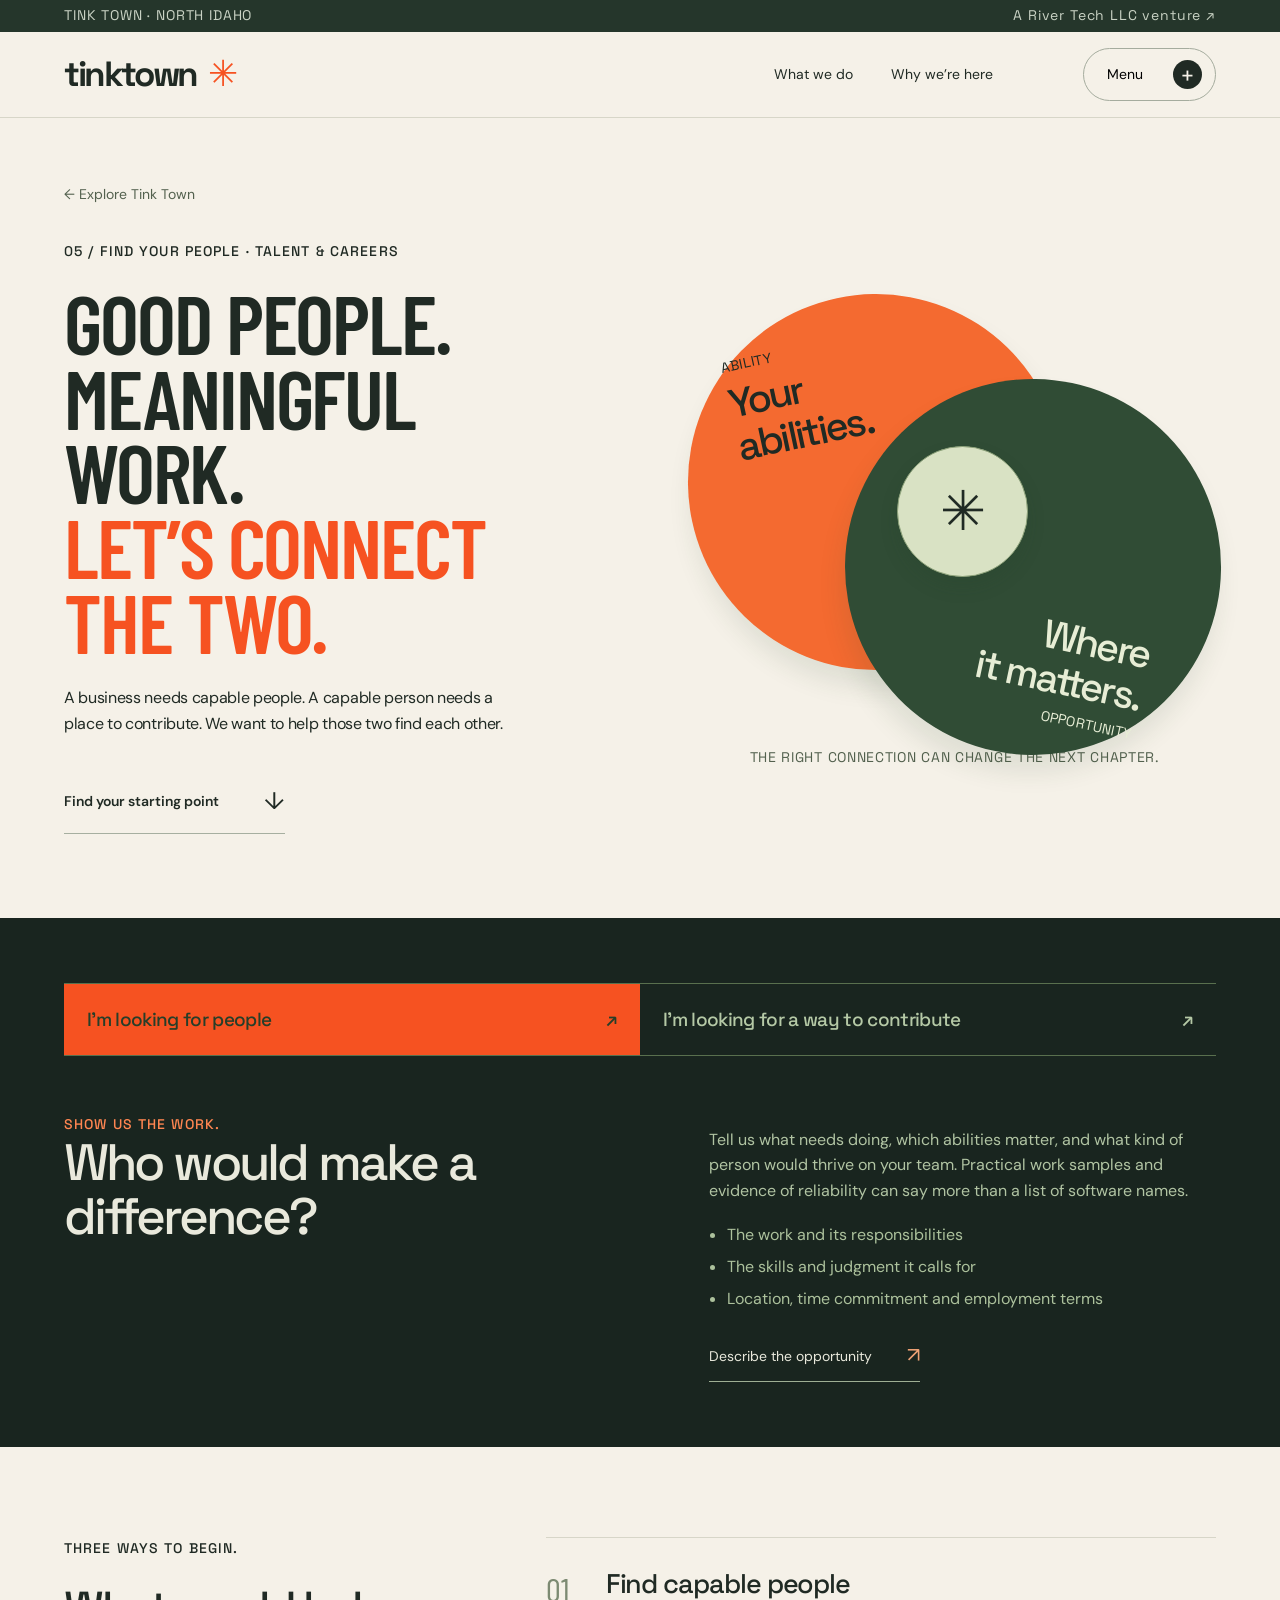
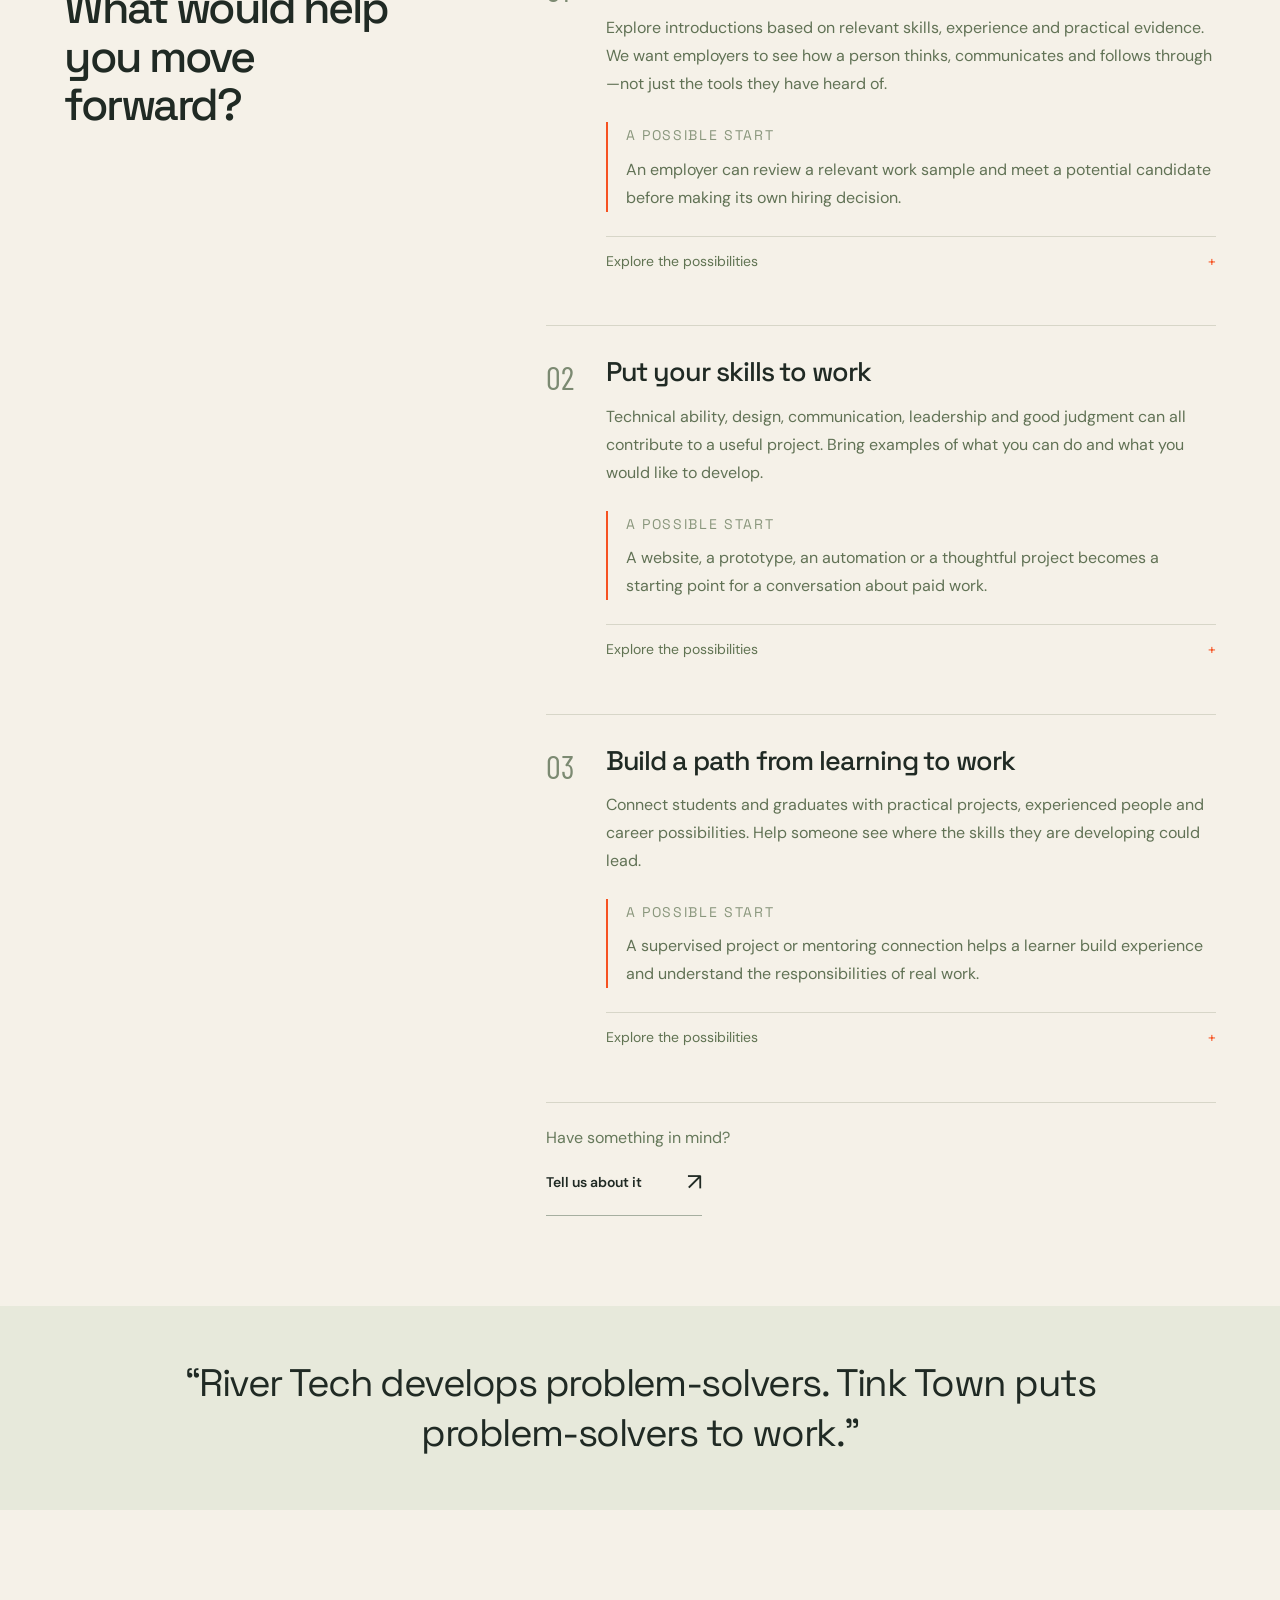
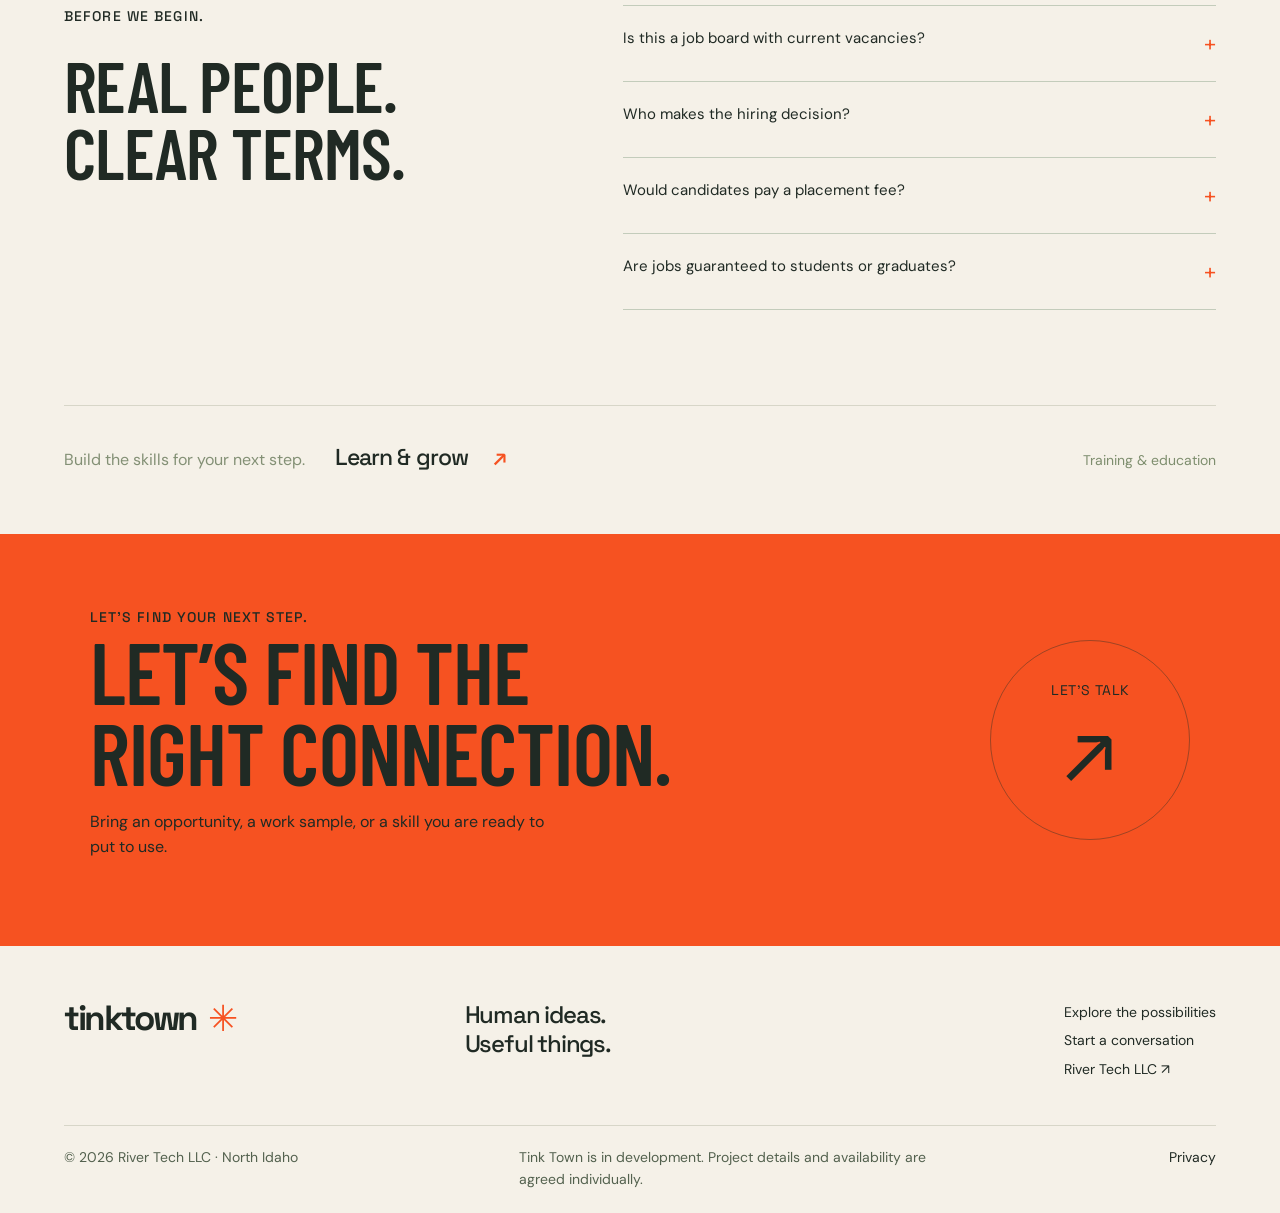
<file: talent.html>
<!doctype html><html lang="en"><head><meta charset="utf-8"><meta name="viewport" content="width=device-width,initial-scale=1"><meta name="robots" content="index,follow"><meta name="theme-color" content="#f5f1e8"><title>Find your people | Tink Town</title><link rel="canonical" href="https://tink.town/talent.html"><meta name="description" content="Human ideas. Useful things. Explore practical help with AI, design, making and learning in North Idaho."><link rel="icon" href="assets/mark.svg" type="image/svg+xml"><link rel="preconnect" href="https://fonts.googleapis.com"><link rel="preconnect" href="https://fonts.gstatic.com" crossorigin><link href="https://fonts.googleapis.com/css2?family=Barlow+Condensed:wght@600;700;800&family=DM+Sans:wght@400;500;600;700&family=Space+Grotesk:wght@400;500;600;700&display=swap" rel="stylesheet"><link href="assets/site.css?v=20261024-readable" rel="stylesheet"></head><body class="category talent"><a class="skip" href="#main">Skip to content</a><div class="preview-line">TINK TOWN · NORTH IDAHO <span><a href="https://rivertech.llc/">A River Tech LLC venture ↗</a></span></div><header class="site-header"><a class="wordmark" href="index.html" aria-label="Tink Town home">tinktown<span class="brand-star" aria-hidden="true">✳</span></a><nav aria-label="Main navigation"><a href="index.html#services">What we do</a><a href="index.html#our-story">Why we’re here</a></nav><button class="menu-button" aria-label="Open navigation" aria-controls="navigation" aria-haspopup="dialog" aria-expanded="false"><span>Menu</span><i aria-hidden="true">+</i></button></header><dialog id="navigation"><div class="dialog-top"><a class="wordmark" href="index.html">tinktown<span class="brand-star">✳</span></a><button data-close aria-label="Close navigation">×</button></div><p class="eyebrow">WHAT WOULD YOU LIKE TO DO?</p><div class="menu-grid"><a href="business.html"><span>01</span><strong>Work smarter</strong><small>AI & automation</small><b>↗</b></a><a href="creative.html"><span>02</span><strong>Look sharper</strong><small>Design & marketing</small><b>↗</b></a><a href="making.html"><span>03</span><strong>Make something</strong><small>Making & printing</small><b>↗</b></a><a href="learn.html"><span>04</span><strong>Learn & grow</strong><small>Training & education</small><b>↗</b></a><a href="talent.html"><span>05</span><strong>Find your people</strong><small>Talent & careers</small><b>↗</b></a><a href="purpose.html"><span>06</span><strong>Find your purpose</strong><small>Purpose & coaching</small><b>↗</b></a><a href="community.html"><span>07</span><strong>Come together</strong><small>Community & events</small><b>↗</b></a></div><div class="dialog-foot"><a href="start.html">Bring us an idea ↗</a><a href="https://rivertech.llc/">Our River Tech family ↗</a></div></dialog><main id="main"><section class="category-hero talent-tone"><div class="wrap category-hero-grid"><div><a class="breadcrumb" href="index.html#talent">← Explore Tink Town</a><p class="eyebrow">05 / FIND YOUR PEOPLE · TALENT & CAREERS</p><h1>GOOD PEOPLE.<br>MEANINGFUL<br>WORK.<br><em>LET’S CONNECT<br>THE TWO.</em></h1><p class="hero-intro">A business needs capable people. A capable person needs a place to contribute. We want to help those two find each other.</p><a class="text-link" href="#your-options">Find your starting point <span>↓</span></a></div><div class="hero-visual"><div class="connection-art" aria-hidden="true"><div class="connection-circle ability"><span>ABILITY</span><b>Your<br>abilities.</b></div><div class="connection-circle opportunity"><span>OPPORTUNITY</span><b>Where<br>it matters.</b></div><div class="connection-center">✳</div></div><p class="art-caption">THE RIGHT CONNECTION CAN CHANGE THE NEXT CHAPTER.</p></div></div></section><section class="audience-section dark"><div class="wrap"><div class="audience-switch" role="tablist" aria-label="Choose your starting point"><button role="tab" id="audience-employer" aria-selected="true" aria-controls="audience-panel" data-audience="0">I’m looking for people <span>↗</span></button><button role="tab" id="audience-person" aria-selected="false" tabindex="-1" aria-controls="audience-panel" data-audience="1">I’m looking for a way to contribute <span>↗</span></button></div><div class="audience-panel" id="audience-panel" role="tabpanel" aria-labelledby="audience-employer"><div><span class="eyebrow orange" id="audience-label">SHOW US THE WORK.</span><h2 id="audience-title">Who would make<br>a difference?</h2></div><div><p id="audience-copy">Tell us what needs doing, which abilities matter, and what kind of person would thrive on your team. Practical work samples and evidence of reliability can say more than a list of software names.</p><ul id="audience-list"><li>The work and its responsibilities</li><li>The skills and judgment it calls for</li><li>Location, time commitment and employment terms</li></ul><a href="start.html?topic=talent" class="light-link" id="audience-cta">Describe the opportunity <span>↗</span></a></div></div></div></section><section class="category-offers wrap" id="your-options"><div class="offering-intro"><p class="eyebrow">THREE WAYS TO BEGIN.</p><h2>What would help<br>you move forward?</h2></div><div class="offering-body"><article class="offer-chapter"><span class="chapter-number">01</span><div><h3>Find capable people</h3><p>Explore introductions based on relevant skills, experience and practical evidence. We want employers to see how a person thinks, communicates and follows through—not just the tools they have heard of.</p><div class="offer-example"><span>A POSSIBLE START</span><p>An employer can review a relevant work sample and meet a potential candidate before making its own hiring decision.</p></div><details class="offer-examples"><summary>Explore the possibilities <span>+</span></summary><ul><li><strong>Employer introductions</strong> — Match suitable people to employers with candidate permission.</li><li><strong>Evidence of practical ability</strong> — Help employers assess work samples, experience and teamwork.</li><li><strong>Employer-paid placement</strong> — Explore a success-fee service for an agreed qualifying hire; terms remain proposed.</li></ul></details></div></article><article class="offer-chapter"><span class="chapter-number">02</span><div><h3>Put your skills to work</h3><p>Technical ability, design, communication, leadership and good judgment can all contribute to a useful project. Bring examples of what you can do and what you would like to develop.</p><div class="offer-example"><span>A POSSIBLE START</span><p>A website, a prototype, an automation or a thoughtful project becomes a starting point for a conversation about paid work.</p></div><details class="offer-examples"><summary>Explore the possibilities <span>+</span></summary><ul><li><strong>Work with Tink Town</strong> — Paid projects combining technical ability, creativity and judgment.</li></ul></details></div></article><article class="offer-chapter"><span class="chapter-number">03</span><div><h3>Build a path from learning to work</h3><p>Connect students and graduates with practical projects, experienced people and career possibilities. Help someone see where the skills they are developing could lead.</p><div class="offer-example"><span>A POSSIBLE START</span><p>A supervised project or mentoring connection helps a learner build experience and understand the responsibilities of real work.</p></div><details class="offer-examples"><summary>Explore the possibilities <span>+</span></summary><ul><li><strong>Student and graduate pathways</strong> — Connect learning to projects, experienced people and meaningful work.</li></ul></details></div></article><div class="offers-next"><p>Have something in mind?</p><a class="text-link" href="start.html?topic=talent">Tell us about it <span>↗</span></a></div></div></section><div class="quote-band"><blockquote>“River Tech develops problem-solvers. Tink Town puts problem-solvers to work.”</blockquote></div><section class="answers wrap"><div><p class="eyebrow">BEFORE WE BEGIN.</p><h2>REAL PEOPLE.<br>CLEAR TERMS.</h2></div><div><details><summary>Is this a job board with current vacancies?<span>+</span></summary><p>No. We are developing the talent network and placement approach. An enquiry begins a conversation; it does not mean a particular vacancy is available.</p></details><details><summary>Who makes the hiring decision?<span>+</span></summary><p>The employer. Introductions require the candidate’s permission, and the employer interviews and makes its own decision.</p></details><details><summary>Would candidates pay a placement fee?<span>+</span></summary><p>The proposed model is employer-paid, with any fee and terms agreed before an introduction. Candidates would not pay a placement fee.</p></details><details><summary>Are jobs guaranteed to students or graduates?<span>+</span></summary><p>No. Readiness, opportunities and the requirements of the work all matter. School involvement also needs the operator’s agreement and suitable supervision.</p></details></div></section><section class="related-next wrap"><p>Build the skills for your next step.</p><a href="learn.html">Learn & grow <span>↗</span></a><span>Training & education</span></section><section class="closing"><div><span class="eyebrow">LET’S FIND YOUR NEXT STEP.</span><h2>LET’S FIND THE<br>RIGHT CONNECTION.</h2><p>Bring an opportunity, a work sample, or a skill you are ready to put to use.</p></div><a href="start.html?topic=talent" class="big-arrow" aria-label="Start a conversation about find your people"><span>LET’S TALK</span><b aria-hidden="true">↗</b></a></section></main><footer class="footer"><div class="footer-top"><a class="wordmark" href="index.html">tinktown<span class="brand-star">✳</span></a><p>Human ideas.<br>Useful things.</p><div><a href="index.html#services">Explore the possibilities</a><a href="start.html">Start a conversation</a><a href="https://rivertech.llc/">River Tech LLC ↗</a></div></div><div class="footer-bottom"><span>© 2026 River Tech LLC · North Idaho</span><span>Tink Town is in development. Project details and availability are agreed individually.</span><a href="privacy.html">Privacy</a></div></footer><script>window.SERVICES=[{"id": "business", "name": "Work smarter", "label": "AI & automation", "headline": "Less busywork. More room for what matters.", "intro": "Bring us the job that eats up your day. We’ll look for a simpler process, a useful connection or an AI assistant that helps you move forward.", "delivery": "We start with the task, then agree scope, tools, cost and the result to test.", "url": "business.html", "services": [{"title": "Find a better way to work", "text": "Identify where time and effort are being lost.", "examples": [{"title": "Workflow review", "text": "Find repeated work, bottlenecks and disconnected processes."}]}, {"title": "Build useful AI & automation", "text": "Connect tools and simplify the repeated work that slows your team down.", "examples": [{"title": "AI agents", "text": "Build agents around a defined job, with human review where needed."}, {"title": "Connected business tools", "text": "Move information between systems instead of copying it by hand."}, {"title": "Customer enquiries", "text": "Improve intake and the handling of incoming questions."}, {"title": "Quotes and scheduling", "text": "Simplify preparing quotes and arranging the work."}, {"title": "Customer follow-up", "text": "Help teams keep track of enquiries and next steps."}, {"title": "Data entry", "text": "Reduce repetitive copying and formatting."}, {"title": "Document handling", "text": "Organize, summarize and move documents through a process."}, {"title": "Draft replies and reports", "text": "Prepare useful drafts for a person to review."}, {"title": "Meeting notes into action", "text": "Turn discussion into organized next steps."}]}, {"title": "Put the improvement to work", "text": "Test a small solution, help your team adopt it and support the handover.", "examples": [{"title": "Improvement pilots", "text": "Test a small working change before wider use."}, {"title": "Implementation and handover", "text": "Help the team use the improvement and agree follow-up support."}]}], "quoteRecords": [{"source": "https://rivertech.llc/pages/investing.html", "text": "Less time copying, chasing and formatting; more time thinking, serving customers and moving the business forward.", "id": 58}, {"source": "https://rivertech.llc/", "text": "We believe preparation turns uncertainty into possibility.", "id": 3}]}, {"id": "creative", "name": "Look sharper", "label": "Design & marketing", "headline": "You do good work. Let’s make it show.", "intro": "Your business has a story worth telling. Let’s make the website, images and everyday materials tell it beautifully—and make your next customer’s choice easier.", "delivery": "We agree the creative direction, deliverables and production arrangements around your project.", "url": "creative.html", "services": [{"title": "Websites & brand identity", "text": "Give your business a clear story and a look that reflects the quality of your work.", "examples": [{"title": "Website design and improvement", "text": "Make the business clearer and the customer journey easier."}, {"title": "Visual identity", "text": "Develop or refresh the look of a business or organization."}, {"title": "Messaging and storytelling", "text": "Help people understand what you do and why it matters."}]}, {"title": "Photography & video", "text": "Show what you do through compelling images and films.", "examples": [{"title": "Video production", "text": "Create videos that communicate the work and its value."}, {"title": "Product photography", "text": "Show products and their quality clearly."}]}, {"title": "Marketing & campaign design", "text": "Bring the same strong message to your ads, print materials and outreach.", "examples": [{"title": "Advertising creative", "text": "Create the visual and written materials for advertisements."}, {"title": "Graphic design", "text": "Design useful, consistent business and outreach materials."}, {"title": "Print and sign design", "text": "Create artwork for flyers, posters, signs and other physical materials."}, {"title": "Campaign materials", "text": "Carry one story across website, video, print and outreach."}, {"title": "Church and ministry communication", "text": "Apply design, websites, video and print to ministry and outreach."}]}], "quoteRecords": [{"source": "https://rivertech.llc/pages/tink-town.html", "text": "Our work deserves a better story.", "id": 71}, {"source": "https://rivertech.llc/pages/tink-town.html", "text": "One story. Many ways to share it.", "id": 72}]}, {"id": "making", "name": "Make something", "label": "Making & printing", "headline": "You can picture it. Let’s make it real.", "intro": "A sketch, a file, a broken part, a wild idea. Let’s work through what it needs to do and find a practical way to make it.", "delivery": "Production depends on the equipment and expertise a project needs. Our own workshop will grow in stages; specialist work can be arranged separately.", "url": "making.html", "services": [{"title": "Design & prototype", "text": "Turn an idea, sketch or broken part into something you can test.", "examples": [{"title": "Design from a sketch or idea", "text": "Work out dimensions, materials and what the object needs to do."}, {"title": "3D modeling", "text": "Prepare a digital model for a physical object."}, {"title": "Prototypes and test models", "text": "Make an early version to try and refine."}]}, {"title": "Make, build & tinker", "text": "Create custom parts and projects, or find supplies to build your own.", "examples": [{"title": "Custom and replacement parts", "text": "Assess a broken part or a specific need and possible production methods."}, {"title": "Brackets, fixtures and enclosures", "text": "Make practical parts for holding, protecting or supporting things."}, {"title": "Panels, signs and displays", "text": "Produce useful objects and display pieces."}, {"title": "Filament 3D printing", "text": "Build suitable objects layer by layer from filament."}, {"title": "Resin 3D printing", "text": "Produce suitable detailed parts, with washing and curing."}, {"title": "Fiber laser cutting", "text": "Cut suitable metal parts, brackets, panels and signs."}, {"title": "CO₂ laser cutting", "text": "Cut appropriate materials such as wood and acrylic."}, {"title": "Waterjet cutting", "text": "Cut suitable materials using an abrasive waterjet."}, {"title": "CNC routing", "text": "Shape wood, plastics and composite panels."}, {"title": "CNC milling", "text": "Machine three-dimensional parts from solid stock."}, {"title": "Sheet-metal bending", "text": "Form sheet parts with a press brake."}, {"title": "Parts finishing and assembly", "text": "Deburr, tap, countersink, insert hardware and assemble."}, {"title": "Robotics and electronics projects", "text": "Bring tools and appropriate specialist expertise to practical projects."}, {"title": "Maker supplies", "text": "Sell robotics components, modeling parts and useful supplies."}]}, {"title": "Print & signs", "text": "Produce the everyday materials that help your business get noticed.", "examples": [{"title": "Everyday business printing", "text": "Flyers, brochures, business cards, menus and booklets."}, {"title": "Large-format printing", "text": "Posters, banners, signs and displays."}, {"title": "Vinyl lettering and decals", "text": "Produce adhesive graphics for suitable applications."}, {"title": "Print finishing", "text": "Trim, fold, crease, bind, laminate and mount."}]}], "quoteRecords": [{"source": "https://rivertech.llc/pages/river-tech.html", "text": "From “what if?” to “look what I made.”", "id": 19}, {"source": "https://rivertech.llc/pages/investing.html", "text": "Design it. Print it. Make it.", "id": 18}]}, {"id": "learning", "name": "Learn & grow", "label": "Training & education", "headline": "Come curious. Leave capable.", "intro": "Learn by doing something that matters to you. From everyday AI to hands-on making, the aim is confidence you can put to work.", "delivery": "We agree the subject, instructor, group and venue. Schools and colleges approve their own participation and any academic credit.", "url": "learn.html", "services": [{"title": "AI for you & your team", "text": "Learn to use AI confidently and responsibly on real work.", "examples": [{"title": "AI for everyday work", "text": "Teach individuals and teams using tasks they actually do."}, {"title": "AI for administrators", "text": "Apply AI to documents, communications and repeatable office work."}, {"title": "Agentic Mindset", "text": "Define outcomes, break down work, delegate, review and improve."}, {"title": "Team improvement sprints", "text": "Pair training with a small working improvement."}, {"title": "Ethical and safe technology use", "text": "Teach privacy, accuracy, truthfulness, responsibility and discernment."}]}, {"title": "Creative & maker workshops", "text": "Build skills by making something useful.", "examples": [{"title": "Design and creative technology", "text": "Learn through a useful website, video, graphic or print project."}, {"title": "Robotics workshops", "text": "Learn practical skills through a project that does something."}, {"title": "Youth technology workshops", "text": "Connect young people with useful, hands-on projects."}, {"title": "Specialist creative courses", "text": "Explore coding, games, film, 3D modeling or arts when an instructor and delivery are arranged."}]}, {"title": "Courses for schools & ministries", "text": "Develop a workshop, short course or module around the people you serve.", "examples": [{"title": "School field trips and mentoring", "text": "Connect learning with tools, experienced people and practical work."}, {"title": "College courses and modules", "text": "Develop guest sessions, short courses or modules with a college."}, {"title": "Bible college technology courses", "text": "Connect practical technology with ministry and working life."}, {"title": "Technology for ministry", "text": "Apply tools to research, communication, administration and service."}]}], "quoteRecords": [{"source": "https://rivertech.llc/", "text": "Learn what is changing. Build the skills. Put them to work on something that matters.", "id": 4}, {"source": "https://rivertech.llc/pages/investing.html", "text": "The goal is a working improvement, not a presentation everyone forgets.", "id": 59}]}, {"id": "talent", "name": "Find your people", "label": "Talent & careers", "headline": "Good people. Meaningful work. Let’s connect the two.", "intro": "Find people who can think, communicate and build. Or bring your own abilities and explore where they could make a difference.", "delivery": "Employer introductions and placement terms are being developed. Any fee is agreed with the employer; hiring decisions remain theirs.", "url": "talent.html", "services": [{"title": "Find capable people", "text": "Meet potential hires and see what they can actually do.", "examples": [{"title": "Employer introductions", "text": "Match suitable people to employers with candidate permission."}, {"title": "Evidence of practical ability", "text": "Help employers assess work samples, experience and teamwork."}, {"title": "Employer-paid placement", "text": "Explore a success-fee service for an agreed qualifying hire; terms remain proposed."}]}, {"title": "Put your skills to work", "text": "Contribute your technical ability, creativity and judgment to paid projects.", "examples": [{"title": "Work with Tink Town", "text": "Paid projects combining technical ability, creativity and judgment."}]}, {"title": "Build a path from learning to work", "text": "Connect students and graduates with practical projects, experienced people and career possibilities.", "examples": [{"title": "Student and graduate pathways", "text": "Connect learning to projects, experienced people and meaningful work."}]}], "quoteRecords": [{"source": "https://rivertech.llc/", "text": "River Tech develops problem-solvers. Tink Town puts problem-solvers to work.", "id": 13}, {"source": "https://rivertech.llc/pages/river-tech.html", "text": "Talent matters. So does the person carrying it.", "id": 55}]}, {"id": "purpose", "name": "Find your purpose", "label": "Purpose & coaching", "headline": "Your gifts. Your calling. Let’s find your next step.", "intro": "You don’t need to arrive with a finished plan. Bring the idea, the question, or the sense that you have something more to give.", "delivery": "Practical purpose and project coaching, with the format and cost agreed together.", "url": "purpose.html", "services": [{"title": "Discover your direction", "text": "Explore your strengths, your calling and where you can make a contribution.", "examples": [{"title": "Discover your strengths", "text": "Identify gifts, interests and the things you can contribute."}, {"title": "Explore your calling", "text": "Consider where your abilities meet a real need."}]}, {"title": "Give your idea shape", "text": "Turn a business, ministry or community idea into a practical first step.", "examples": [{"title": "Shape an idea", "text": "Develop the beginnings of a business, ministry or community project."}, {"title": "Choose a first experiment", "text": "Turn a big aspiration into a manageable thing to try."}]}, {"title": "Move forward with support", "text": "Affordable coaching, encouragement and connections to help you follow through.", "examples": [{"title": "Find people and resources", "text": "Connect with a collaborator, skill, tool or learning opportunity."}, {"title": "Affordable purpose coaching", "text": "Practical encouragement and help staying focused on the next step."}]}], "quoteRecords": [{"source": "https://rivertech.llc/pages/dream-big.html", "text": "Fan your calling into flame", "id": 28}, {"source": "https://rivertech.llc/pages/dream-big.html", "text": "Dream big. You’ve found your people.", "id": 23}]}, {"id": "community", "name": "Come together", "label": "Community & events", "headline": "Pull up a chair. You’re in good company.", "intro": "A place for coffee, curiosity and people who want to build a good future together. Work, learning and community belong in the same conversation.", "delivery": "The permanent café and workshop are in development. Events and gatherings can begin in suitable shared or booked spaces.", "url": "community.html", "services": [{"title": "A place to work & belong", "text": "Coffee, shared tables and regular gatherings where friendships and ideas can grow.", "examples": [{"title": "Coffee and conversation", "text": "A welcoming place to spend time and discover what others are making."}, {"title": "Shared workspace", "text": "Tables and workspaces where ideas and collaborations can develop."}, {"title": "Weekly gatherings", "text": "Build friendships and give ideas room to take shape."}]}, {"title": "Events that bring the future closer", "text": "Bring your team or community together for food, ideas, demonstrations and hands-on discovery.", "examples": [{"title": "Company events", "text": "Host staff or clients in a setting built around useful ideas and technology."}, {"title": "Public events and workshops", "text": "Create gatherings for the wider community."}, {"title": "Agentic Mindset evenings", "text": "Dinner, a keynote, live demonstrations and a guided group exercise."}, {"title": "Recurring team sessions", "text": "Return monthly or quarterly to explore changes and review practical experiments."}, {"title": "Performances and talks", "text": "Use a small stage for creative and community gatherings."}]}, {"title": "Faith & community in action", "text": "Gather for worship, learn together and put local knowledge to work serving others.", "examples": [{"title": "Worship support", "text": "Draw on the River Tech performing-arts connection, with delivery agreed."}, {"title": "Prayer and devotionals", "text": "Include Christian talks, prayer and devotionals in an agreed gathering."}, {"title": "Faith and technology events", "text": "Combine practical learning with Christian reflection and worship."}, {"title": "Outdoor and agricultural projects", "text": "Work with farmers, hunters, hikers, craftspeople and outdoor groups."}, {"title": "Community service and demonstrations", "text": "Share knowledge and make things that help people care for the local area."}]}], "quoteRecords": [{"source": "https://rivertech.llc/pages/dream-big.html", "text": "A place to belong. People to build with.", "id": 25}, {"source": "https://rivertech.llc/pages/community.html", "text": "Christian faith, the natural world and useful technology belong together in the future we are building.", "id": 41}]}];</script><script src="assets/site.js?v=20261024-readable"></script></body></html>
</file>
<file: assets/site.css>
:root{--paper:#f5f1e8;--ink:#202a24;--muted:#717970;--orange:#f65221;--line:#d7d6c8;--dark:#19251f;--light:#e9e9dc;--font:'DM Sans',sans-serif;--display:'Barlow Condensed',sans-serif;--tech:'Space Grotesk',sans-serif}*{box-sizing:border-box}html{scroll-behavior:smooth;scroll-padding-top:30px}body{margin:0;background:var(--paper);color:var(--ink);font:16px/1.6 var(--font);-webkit-font-smoothing:antialiased}a{color:inherit;text-decoration:none}button,input,textarea,select{font:inherit}button,a,input,textarea,select{-webkit-tap-highlight-color:transparent}button{cursor:pointer}button:focus-visible,a:focus-visible,input:focus-visible,summary:focus-visible,select:focus-visible,textarea:focus-visible{outline:3px solid #327acd;outline-offset:5px}button:disabled{cursor:default}.wrap{width:min(1392px,90%);margin:auto}.skip{position:fixed;left:20px;top:-100px;background:white;z-index:100;padding:12px 20px}.skip:focus{top:10px}.preview-line{background:#25362b;color:#c9d2c4;padding:6px 5%;font:14px/1.4 var(--tech);letter-spacing:.13em;display:flex;justify-content:space-between}.site-header{height:102px;width:90%;margin:auto;display:flex;align-items:center;justify-content:space-between;border-bottom:1px solid var(--line);gap:30px}.wordmark{display:inline-flex;align-items:center;gap:11px;font:700 35px/1 var(--tech);letter-spacing:-2.4px}.brand-star{font:normal 36px/1 var(--font);color:var(--orange);letter-spacing:0}.site-header nav{display:flex;gap:38px;margin-left:auto;margin-right:60px;font-size:14px}.site-header nav a:hover{color:var(--orange)}.menu-button{border:1px solid #a5ac9e;background:none;display:flex;align-items:center;gap:30px;border-radius:32px;padding:11px 13px 11px 23px;font-size:14px}.menu-button i{display:grid;place-items:center;width:29px;height:29px;border-radius:50%;font:normal 24px var(--tech);background:var(--ink);color:var(--paper)}.eyebrow{font:500 14px/1.6 var(--tech);letter-spacing:.13em;text-transform:uppercase;margin:0 0 25px}.signal{width:7px;height:7px;border-radius:50%;background:var(--orange);display:inline-block;margin-right:8px}.hero{display:grid;grid-template-columns:1.1fr 1fr;align-items:center;gap:3%;min-height:810px;padding-top:35px;padding-bottom:50px}.hero h1,.business-hero h1{font:600 clamp(78px,7.8vw,133px)/.87 var(--display);letter-spacing:-.025em;margin:0 0 30px}.hero h1 em,.business-hero h1 em{font-style:normal;color:var(--orange)}.hero-intro{font-size:17px;line-height:1.65;max-width:465px;letter-spacing:-.02em}.hero-copy>.text-link{margin-top:27px}.text-link{display:inline-flex;gap:45px;align-items:center;border-bottom:1px solid #a6afa0;font-size:14px;font-weight:600;padding:13px 0}.text-link span{font-size:24px;font-weight:400}.instrument{position:relative;align-self:center;margin-top:0;min-width:0}.instrument-note{font:500 14px var(--tech);letter-spacing:.13em;display:flex;justify-content:space-between;color:#6a7569;border-bottom:1px solid var(--line);padding:12px 0}.instrument canvas{display:block;width:110%;height:auto;margin:-10px -5% -10px;aspect-ratio:10/9;touch-action:pan-y;cursor:grab}.instrument canvas:active{cursor:grabbing}.drum-controls{display:flex;justify-content:center;align-items:center;gap:40px;position:relative}.small-round{background:none;border:1px solid #b8beae;border-radius:50%;width:36px;height:36px;font-size:17px;color:var(--ink)}.small-round:hover{background:var(--orange);border-color:var(--orange)}.dial{position:relative;display:block;padding:0;width:78px;height:78px;border:0;border-radius:50%;background:#bac0b0;box-shadow:0 8px 15px #1a311821,0 1px 1px #fff inset}.dial-grip{position:absolute;inset:3px;border-radius:50%;background:repeating-conic-gradient(#d4d5c9 0deg 3deg,#7a8576 3deg 5deg,#c2c8b9 5deg 8deg);transition:transform .7s}.dial-cap{position:absolute;inset:9px;background:radial-gradient(circle at 35% 25%,#fcfdf7,#d7dccf 60%,#b1bba6);border:1px solid #afb8a6;border-radius:50%;box-shadow:0 1px 2px #eff3e5 inset;display:flex;align-items:center;justify-content:center;font:500 14px var(--tech);letter-spacing:.16em}.dial-cap i{position:absolute;top:6px;width:3px;height:10px;background:var(--orange);border-radius:3px;transform-origin:50% 25px;transition:transform .7s}.dial:hover .dial-cap{background:#ebece0}.drum-caption{display:flex;justify-content:space-between;align-items:center;font:14px var(--tech);border-bottom:1px solid var(--line);padding:20px 0 10px;margin-top:10px}.drum-caption>span{color:#76826e}.drum-caption a{font-size:14px;font-weight:600}.drum-caption b{font-size:19px;margin-left:18px}.purpose-strip{display:flex;justify-content:space-between;gap:25px;font:14px var(--tech);letter-spacing:.12em;padding:24px 5%;border-top:1px solid var(--line);border-bottom:1px solid var(--line);background:#eae9dd}.purpose-strip span:before{content:'+';color:var(--orange);margin-right:14px;font-size:17px}.dark{background:var(--dark);color:var(--light)}.services{padding:100px 0 50px;overflow:hidden}.section-heading{display:flex;justify-content:space-between;gap:50px;align-items:end;margin-bottom:48px}.section-heading h2,.our-story h2,.closing h2,.answers h2{font:600 clamp(48px,5.5vw,88px)/.95 var(--display);letter-spacing:-.01em;margin:0}.section-heading>p{font-size:16px;max-width:320px;margin-bottom:5px;color:#aebaaa}.section-heading .eyebrow{color:#a4b29f}.category-tabs{display:flex;border-top:1px solid #586252;border-bottom:1px solid #586252;gap:0;margin-bottom:60px}.category-tabs button{font-size:14px;flex:1;text-align:left;background:none;color:#9dab98;border:0;border-right:1px solid #485443;padding:17px 14px;transition:background .2s,color .2s}.category-tabs button:last-child{border-right:0}.category-tabs button span{display:block;font:14px var(--tech);color:#819179;margin-bottom:6px}.category-tabs button[aria-selected=true]{background:var(--orange);color:#17241c}.category-tabs button[aria-selected=true] span{color:#60260d}.category-tabs button:hover{color:white}.service-layout{display:grid;grid-template-columns:1fr 1fr;gap:8%;align-items:center}.portal-col{min-width:0}.portal{position:relative;aspect-ratio:1;max-width:530px;width:100%;border-radius:50%;padding:7.5%;background:radial-gradient(circle at 35% 18%,#798977,#344b38 38%,#10251a 74%,#668064 90%,#b5baa3 96%,#172f21 98%);box-shadow:0 15px 40px #00130860,0 0 0 1px #7b927063,inset 0 3px 3px #ced9b547}.portal:after{content:'';position:absolute;inset:4%;border-radius:50%;border:1px solid #dce1bd44;pointer-events:none}.portal-inner{position:relative;overflow:hidden;border-radius:50%;height:100%;background:radial-gradient(ellipse at 45% 30%,#344d3e,#13271d 75%);box-shadow:inset 0 15px 25px #00170c90,0 0 0 3px #0b2317}.portal-inner>svg{width:100%;height:100%;display:block}.portal-rim{position:absolute;inset:7%;border:1px solid #ced2b778;border-radius:50%;pointer-events:none;background:linear-gradient(135deg,#fff1,transparent 42%);box-shadow:inset 1px 2px 4px #c8d7b322}.portal-bolts i{position:absolute;background:linear-gradient(130deg,#92a589,#344732);border:1px solid #a1b19544;width:13px;height:13px;border-radius:50%;box-shadow:1px 2px 2px #00140777;z-index:3}.portal-bolts i:after{content:'';position:absolute;left:2px;right:2px;top:5px;height:1px;background:#172b19;transform:rotate(-35deg)}.portal-bolts i:nth-child(1){top:3.7%;left:48.8%}.portal-bolts i:nth-child(2){top:48.8%;right:3.7%}.portal-bolts i:nth-child(3){bottom:3.7%;left:48.8%}.portal-bolts i:nth-child(4){top:48.8%;left:3.7%}.portal-caption{font:14px var(--tech);letter-spacing:.12em;display:block;text-align:center;margin:30px 0;color:#8c9f83}.service-copy .eyebrow{margin-bottom:16px}.orange{color:#ff8651}.service-copy h3,.workflow-console h3{font:500 clamp(32px,3.1vw,49px)/1.1 var(--tech);letter-spacing:-.05em;margin:0 0 22px;max-width:550px}.service-copy>p:not(.eyebrow){color:#b6c2ae;font-size:16px;max-width:500px}.offer-list{border-top:1px solid #52634a;margin:26px 0}.offer-list details{border-bottom:1px solid #52634a}.offer-list summary{display:flex;align-items:center;justify-content:space-between;gap:14px;cursor:pointer;font-size:15px;font-weight:500;padding:17px 0;list-style:none}.offer-list summary::-webkit-details-marker{display:none}.offer-list summary:after{content:'+';font:22px var(--tech);color:#a9bda0}.offer-list details[open] summary:after{content:'−'}.offer-list summary span{font:14px var(--tech);color:#92a287;margin-right:8px}.offer-list details p{color:#9faf98;font-size:16px;margin:0 0 14px 31px;line-height:1.7}.example-tags{display:flex;gap:7px;flex-wrap:wrap;margin:0 0 20px 31px}.example-tags span{font-size:14px;border:1px solid #475d3d;border-radius:20px;padding:4px 10px;color:#b0c2a4}.light-link{display:inline-flex;border-bottom:1px solid #9eaf94;align-items:center;gap:35px;font-size:14px;padding:8px 0}.light-link span{font-size:21px;color:#eea276}.delivery-note{font-size:14px!important;line-height:1.65;color:#8fa385!important;max-width:500px!important;margin-top:20px}.service-quote{font:400 clamp(22px,3vw,44px)/1.3 var(--tech);letter-spacing:-.035em;text-align:center;max-width:1070px;margin:90px auto 10px;padding-top:45px;border-top:1px solid #495941;color:#d9dcc9}.our-story{padding-block:110px;display:grid;grid-template-columns:1fr 1fr;align-items:center;gap:10%}.story-emblem{max-width:440px;width:100%;margin:auto}.story-emblem svg{display:block;width:100%}.our-story h2{font-size:clamp(50px,4.8vw,78px)}.our-story h2 em{font-style:normal;color:var(--orange)}.our-story p:not(.eyebrow){font-size:16px;color:#5a695a;max-width:500px}.our-story .story-line{color:var(--ink)!important;font-weight:500;padding-top:10px}.closing{background:var(--orange);padding:70px 7%;display:flex;align-items:center;justify-content:space-between;gap:50px}.closing h2{font-size:clamp(58px,6.7vw,110px)}.closing p:not(.eyebrow){font-size:16px;max-width:480px}.closing .eyebrow{font-size:14px}.big-arrow{border-radius:50%;width:200px;height:200px;border:1px solid #2631276b;display:flex;align-items:center;justify-content:center;flex-direction:column;flex-shrink:0;transition:background .3s,color .3s}.big-arrow span{font:14px var(--tech);letter-spacing:.1em}.big-arrow b{font:normal 90px/1.1 var(--tech)}.big-arrow:hover{background:var(--ink);color:var(--orange)}.footer{background:var(--paper);padding:55px 5% 22px}.footer-top{display:grid;grid-template-columns:1fr 1fr 1fr;gap:50px;align-items:start;padding-bottom:45px}.footer-top>p{font:500 24px/1.2 var(--tech);letter-spacing:-.05em;margin:0}.footer-top>div{display:grid;gap:6px;font-size:14px;justify-self:end}.footer-bottom{border-top:1px solid var(--line);padding-top:20px;display:flex;justify-content:space-between;gap:30px;color:#7b8576;font-size:14px}.footer-bottom>span:nth-child(2){max-width:430px}.footer-bottom a{color:var(--ink)}dialog{border:0;width:calc(100% - 40px);max-width:1050px;border-radius:22px;padding:40px;background:var(--paper);color:var(--ink)}dialog::backdrop{background:#132219ca;backdrop-filter:blur(12px)}.dialog-top{display:flex;justify-content:space-between;align-items:center;margin-bottom:45px}.dialog-top button{border:1px solid #a6afa0;border-radius:50%;width:40px;height:40px;background:none;font-size:26px}.menu-grid{display:grid;grid-template-columns:1fr 1fr;gap:0 30px}.menu-grid a{display:grid;grid-template-columns:25px 1fr 15px;border-top:1px solid var(--line);padding:18px 0;gap:0 10px}.menu-grid span{font-size:14px;color:#7c8775;padding-top:4px}.menu-grid strong{font:500 22px var(--tech);letter-spacing:-.04em}.menu-grid small{grid-column:2;font-size:14px;color:#788171}.menu-grid b{grid-column:3;grid-row:1/3;color:var(--orange);font-size:24px;font-weight:400}.menu-grid a:hover strong{color:var(--orange)}.dialog-foot{display:flex;justify-content:space-between;gap:20px;border-top:1px solid var(--line);margin-top:20px;padding-top:25px;font-size:14px}.breadcrumb{font-size:14px;color:#73806e;display:inline-block;margin-bottom:40px}.business-hero{display:grid;grid-template-columns:1fr 1fr;gap:10%;padding-top:50px;padding-bottom:80px;align-items:center}.business-hero h1{font-size:clamp(78px,7.6vw,125px)}.business-hero .hero-intro{font-size:16px}.time-instrument{padding-top:35px}.time-face{position:relative;border-radius:50%;aspect-ratio:1;max-width:460px;width:100%;margin:25px auto;background:radial-gradient(circle at 40% 20%,#354c38,#182d1c 65%,#345137 79%,#192a1d 80% 82%,#5d7558 83%,#c2c8aa 84%,#344a33 86% 94%,#9da78c 95%,#bec5ac 96%,#3c5237 98%);box-shadow:0 20px 40px #273c2426,0 2px 2px #c8cbb9 inset;overflow:hidden}.time-ticks{position:absolute;inset:10%;border-radius:50%;background:repeating-conic-gradient(from -90deg,#c9d5ba 0 1deg,transparent 1deg 6deg);mask:radial-gradient(circle,transparent 64%,black 64% 67%,transparent 67%);opacity:.6}.time-display{position:absolute;inset:0;display:flex;flex-direction:column;align-items:center;justify-content:center;color:#e2e7cc}.time-display>span{font:14px var(--tech);letter-spacing:.2em;color:#acba9c}.time-display output{font:500 clamp(65px,7vw,114px)/1.2 var(--tech);letter-spacing:-.07em}.time-display b{font:14px var(--tech);letter-spacing:.15em}.time-display small{font:14px var(--tech);color:#90a47f;margin-top:18px}.hand{position:absolute;left:calc(50% - 2px);top:9%;height:10%;width:4px;background:var(--orange);transform-origin:50% 410%;transform:rotate(-75deg);transition:transform .25s;border-radius:3px}.screw{position:absolute;width:12px;height:12px;border:1px solid #bdc4a875;border-radius:50%;background:#7e8f6c;box-shadow:0 2px 4px #0005}.screw:after{content:'';position:absolute;width:7px;height:1px;left:1px;top:4px;background:#26371f;transform:rotate(-30deg)}.s1{left:48.6%;top:3.1%}.s2{left:8%;top:73%}.s3{right:8%;top:73%}.time-sliders{max-width:400px;margin:28px auto 0;display:grid;gap:5px}.time-sliders label{display:flex;justify-content:space-between;font-size:14px;margin-top:10px}.time-sliders output{font:14px var(--tech);color:var(--orange)}input[type=range]{width:100%;height:18px;accent-color:var(--orange);cursor:ew-resize}.instrument-footnote{font-size:14px;color:#78836e;text-align:center;max-width:330px;margin:15px auto}.business-options{padding-top:70px;padding-bottom:95px;border-top:1px solid var(--line)}.business-options .section-heading>p{color:#6c7965}.business-options .section-heading .eyebrow{color:#7b886f}.business-options h2{font-size:clamp(50px,5.2vw,82px)}.chapter{border-top:1px solid #bec8b5;display:grid;grid-template-columns:1fr 3fr;padding:35px 0;gap:50px}.chapter-number{font:400 78px/1 var(--display);color:#c4c8b7}.chapter h3{font:500 29px var(--tech);letter-spacing:-.04em;margin:0 0 10px}.chapter p{font-size:16px;color:#5f7058;max-width:760px;margin:10px 0}.chapter .example-line{font-size:14px;color:#7b896f;max-width:740px}.workflow-demo{padding-block:90px}.workflow-layout{display:grid;grid-template-columns:1fr 1fr;gap:10%;align-items:center}.workflow-console p{font-size:16px;color:#b0c1a5}.step-buttons{display:flex;gap:0;border:1px solid #5f7351;margin-bottom:30px}.step-buttons button{font:14px var(--tech);letter-spacing:.08em;flex:1;background:none;border:0;color:#a5bb98;padding:16px 8px}.step-buttons button[aria-selected=true]{background:#e7ead7;color:#26371d}.sample-note{background:#30412a;border:1px solid #5c7050;border-radius:7px;padding:20px;margin-top:25px}.sample-note span{font:14px var(--tech);letter-spacing:.12em;color:#a8bc96}.sample-note p{margin:10px 0 0;font-size:16px;color:#e1e6cd}.answers{display:grid;grid-template-columns:1fr 1.3fr;gap:9%;padding-block:95px}.answers details{border-top:1px solid #c3ccbb}.answers details:last-child{border-bottom:1px solid #c3ccbb}.answers summary{display:flex;justify-content:space-between;gap:25px;padding:20px 0;font-size:15px;list-style:none;cursor:pointer}.answers summary::-webkit-details-marker{display:none}.answers summary span{font-size:22px;color:var(--orange)}.answers details p{font-size:16px;color:#64775a;margin:0 30px 25px 0}.contact-layout{display:grid;grid-template-columns:1fr 1fr;gap:10%;padding-block:50px 100px}.contact h1{font:600 clamp(65px,8vw,130px)/.9 var(--display);margin:0 0 30px;letter-spacing:-.02em}.contact h1 em{font-style:normal;color:var(--orange)}.contact-note{display:flex;gap:20px;max-width:360px;margin-top:45px;align-items:center}.contact-note p{font:400 22px/1.4 var(--tech);letter-spacing:-.03em}.contact-email{font-size:14px;color:#67765e;margin-top:40px}.contact-email a{font-size:16px;color:var(--ink)}form{padding-top:90px;display:grid;align-content:start;gap:10px}form>label{font-size:14px;font-weight:600;margin-top:12px}form input,form select,form textarea{width:100%;padding:13px 15px;background:#fffdf7;border:1px solid #bbc8b0;border-radius:4px;color:var(--ink);font-size:16px}form textarea{resize:vertical}.form-note{font-size:14px;color:#718463;margin:5px 0 15px}.solid-button{border:0;border-radius:4px;background:var(--orange);color:#17240f;padding:16px 20px;font-size:14px;display:flex;justify-content:space-between}.solid-button:hover{background:#e74716}#email-result{margin-top:25px}#email-result h2{font:400 28px var(--tech)}#email-result pre{white-space:pre-wrap;overflow-wrap:anywhere;font:14px/1.6 var(--font);padding:20px;background:#e5e9d9}#email-result p{font-size:16px}.privacy-content{padding-block:80px;max-width:800px}.privacy h1{font:500 65px/1.1 var(--tech);letter-spacing:-.05em}.privacy-content p{color:#5c7052}[hidden]{display:none!important}
@media(min-width:1700px){.hero{min-height:900px}.hero h1{font-size:140px}.instrument canvas{max-height:730px}.business-hero h1{font-size:132px}}
@media(max-width:1100px){.hero{min-height:700px;gap:2%;padding-top:45px}.hero h1{font-size:9vw}.hero-intro{font-size:15px}.site-header nav{margin-right:20px}.instrument canvas{width:120%;margin-left:-10%;margin-right:-10%;margin-bottom:-30px}.drum-controls{gap:28px}.section-heading h2{font-size:7vw}.category-tabs button{font-size:14px;padding:14px 9px}.service-layout{gap:6%}.service-copy h3{font-size:36px}.service-copy>p:not(.eyebrow){font-size:16px}.service-quote{font-size:33px}.business-hero{gap:7%}.business-hero h1{font-size:8.5vw}.chapter{grid-template-columns:.5fr 3fr}.answers{gap:5%}.time-display small{font-size:14px}}
@media(max-width:700px){html{scroll-padding-top:15px}.wrap{width:88%}.preview-line{padding:6px 6%;font-size:14px;gap:20px}.preview-line span{letter-spacing:.04em}.site-header{height:82px;width:88%}.wordmark{font-size:29px;gap:7px;letter-spacing:-1.8px}.brand-star{font-size:29px}.site-header nav{display:none}.menu-button{padding:8px 8px 8px 15px;font-size:14px;gap:18px}.menu-button i{width:24px;height:24px;font-size:22px}.hero{display:block;padding-top:36px;padding-bottom:40px}.eyebrow{font-size:14px;letter-spacing:.11em;margin-bottom:20px}.hero h1{font-size:clamp(70px,16vw,112px);line-height:.88;margin-bottom:22px}.hero-intro{font-size:15px;max-width:420px;line-height:1.6}.hero-copy>.text-link{margin-top:5px}.text-link{font-size:14px;gap:30px}.instrument{margin-top:34px;max-width:450px;margin-inline:auto}.instrument canvas{width:108%;margin:-12px -4% -24px;max-height:none}.instrument-note{font-size:14px}.drum-controls{gap:40px}.dial{width:70px;height:70px}.dial-cap i{transform-origin:50% 21px}.drum-caption{margin-top:8px;font-size:14px}.drum-caption a{font-size:14px}.purpose-strip{display:grid;grid-template-columns:1fr 1fr;gap:14px 18px;padding:22px 6%;font-size:14px;letter-spacing:.1em}.purpose-strip span:before{margin-right:8px;font-size:14px}.services{padding:60px 0 35px}.section-heading{display:block;margin-bottom:30px}.section-heading h2{font-size:clamp(45px,11vw,68px)}.section-heading>p{font-size:16px;margin-top:22px;max-width:340px}.section-heading>p br{display:none}.category-tabs{overflow-x:auto;scroll-snap-type:x proximity;margin-bottom:30px}.category-tabs button{flex:0 0 113px;padding:13px 12px;font-size:14px;scroll-snap-align:center}.category-tabs button span{font-size:14px}.service-layout{display:flex;flex-direction:column;gap:20px}.portal-col{width:100%;max-width:390px}.portal{max-width:350px;margin-inline:auto}.portal-caption{font-size:14px;margin:20px 0}.service-copy{width:100%}.service-copy h3{font-size:35px;line-height:1.12;max-width:360px}.service-copy>p:not(.eyebrow){font-size:16px;max-width:none}.offer-list{margin:24px 0}.offer-list summary{font-size:14px;padding:17px 0}.offer-list details p{font-size:16px}.delivery-note{font-size:14px!important}.service-quote{font-size:25px;text-align:left;padding-top:30px;margin-top:40px;line-height:1.4}.our-story{display:flex;flex-direction:column;padding-block:60px;gap:40px}.story-emblem{width:72%;max-width:330px}.our-story h2{font-size:58px}.our-story p:not(.eyebrow){font-size:16px}.closing{padding:48px 6%;gap:20px;align-items:end}.closing h2{font-size:clamp(40px,10vw,68px)}.closing p:not(.eyebrow){font-size:16px;max-width:230px}.closing .eyebrow{font-size:14px}.big-arrow{width:84px;height:84px;margin-bottom:10px}.big-arrow span{font-size:14px}.big-arrow b{font-size:39px}.footer{padding:40px 6% 20px}.footer-top{grid-template-columns:1fr 1fr;gap:28px 20px;padding-bottom:30px}.footer-top>.wordmark{grid-column:1/-1}.footer-top>p{font-size:22px}.footer-top>div{font-size:14px;gap:9px;justify-self:start}.footer-bottom{display:grid;grid-template-columns:1fr auto;font-size:14px;gap:14px 20px}.footer-bottom>span:nth-child(2){grid-row:2;grid-column:1/-1;max-width:300px}dialog{padding:25px;width:calc(100% - 24px);max-height:90svh}.dialog-top{margin-bottom:30px}.menu-grid{display:block}.menu-grid a{padding:13px 0}.menu-grid strong{font-size:19px}.menu-grid small{font-size:14px}.dialog-foot{font-size:14px;gap:25px}.business-hero{display:block;padding-top:30px;padding-bottom:55px}.breadcrumb{margin-bottom:30px;font-size:14px}.business-hero h1{font-size:clamp(68px,16vw,112px)}.business-hero .hero-intro{font-size:15px}.time-instrument{max-width:400px;margin:30px auto 0}.time-face{max-width:340px}.time-display output{font-size:85px}.time-display>span{font-size:14px}.time-display small{font-size:14px}.business-options{padding-top:45px;padding-bottom:45px}.business-options h2{font-size:11vw}.chapter{grid-template-columns:30px 1fr;gap:20px;padding:25px 0}.chapter-number{font-size:39px;padding-top:3px}.chapter h3{font-size:24px;line-height:1.2}.chapter p{font-size:16px}.chapter .example-line{font-size:14px}.workflow-demo{padding-block:55px}.workflow-layout{display:block}.demo-portal{margin:30px auto 45px}.workflow-console h3{font-size:33px}.workflow-console p{font-size:16px}.sample-note p{font-size:16px}.answers{display:block;padding-block:55px}.answers>div:first-child{margin-bottom:30px}.answers h2{font-size:54px}.answers summary{font-size:14px;gap:20px}.answers details p{font-size:16px}.contact-layout{display:block;padding-block:30px 60px}.contact h1{font-size:19vw}.contact-note{margin-top:25px}.contact-note p{font-size:20px}.contact-email{margin-top:25px}form{padding-top:30px}.privacy-content{padding-block:45px}.privacy h1{font-size:45px}.privacy-content p{font-size:16px}}
@media(prefers-reduced-motion:reduce){html{scroll-behavior:auto}*,*:before,*:after{animation:none!important;transition:none!important}}
/* The animation loop drives the knob directly; CSS easing would trail each frame. */
.dial-grip,.dial-cap i{transition:none;will-change:transform}
#service-drum{user-select:none;-webkit-user-select:none}

/* Give the warmer headline comfortable line lengths at every size. */
.home .hero h1{font-size:clamp(64px,7.2vw,123px)}
.business .business-hero h1{font-size:clamp(66px,6.8vw,112px)}
@media(max-width:1100px) and (min-width:701px){.home .hero h1{font-size:7.8vw}.business .business-hero h1{font-size:7.2vw}}
@media(max-width:700px){.home .hero h1{font-size:clamp(58px,15vw,102px)}.business .business-hero h1{font-size:clamp(56px,13.5vw,90px)}}
/* Six service worlds, one shared workshop. */
.category-hero{padding:55px 0 75px;overflow:hidden}.category-hero-grid{display:grid;grid-template-columns:1.05fr 1fr;gap:7%;align-items:center;min-height:670px}.category-hero .breadcrumb{margin-bottom:35px}.category-hero .eyebrow{margin-bottom:22px}.category-hero h1{font:600 clamp(65px,7.4vw,121px)/.9 var(--display);letter-spacing:-.025em;margin:0 0 26px}.category-hero h1 em{font-style:normal;color:var(--orange)}.category-hero .hero-intro{font-size:16px;max-width:470px}.category-hero .text-link{margin-top:15px}.hero-visual{min-width:0}.art-caption{text-align:center;font:14px/1.6 var(--tech);letter-spacing:.12em;color:#78876c;margin:25px 0 0}.category-offers{display:grid;grid-template-columns:.82fr 1.5fr;gap:10%;padding-block:90px}.offering-intro{position:sticky;top:40px;align-self:start}.offering-intro h2,.purpose-start h2,.production-note h2,.coaching-note h2,.place-note h2{font:500 clamp(37px,3.5vw,57px)/1.08 var(--tech);letter-spacing:-.055em;margin:0 0 25px}.offer-chapter{display:grid;grid-template-columns:38px 1fr;gap:22px;border-top:1px solid var(--line);padding:30px 0 40px}.offer-chapter .chapter-number{font-size:33px;line-height:1.3;color:#7c8a72}.offer-chapter h3{font:500 27px/1.16 var(--tech);letter-spacing:-.04em;margin:0 0 15px}.offer-chapter p{font-size:16px;line-height:1.75;color:#617255;margin:12px 0}.offer-example{border-left:2px solid var(--orange);padding-left:18px;margin:24px 0}.offer-example>span{font:14px var(--tech);letter-spacing:.12em;color:#8a977d}.offer-example p{font-size:16px;margin:8px 0}.offer-examples{border-top:1px solid var(--line);margin-top:20px}.offer-examples summary{display:flex;justify-content:space-between;font-size:14px;padding:13px 0;list-style:none;cursor:pointer;color:#607352}.offer-examples summary::-webkit-details-marker{display:none}.offer-examples summary span{color:var(--orange)}.offer-examples ul{padding-left:18px;font-size:16px;color:#65745a}.offer-examples li{margin:12px 0}.quote-band{padding:52px 7%;background:#e7e9db}.quote-band blockquote{font:400 clamp(25px,3vw,44px)/1.3 var(--tech);letter-spacing:-.04em;text-align:center;max-width:1000px;margin:auto}.related-next{border-top:1px solid var(--line);padding:25px 0 45px;display:flex;gap:30px;align-items:baseline}.related-next>p{font-size:16px;color:#839075}.related-next>a{font:500 23px var(--tech);letter-spacing:-.04em}.related-next>a span{color:var(--orange);margin-left:20px}.related-next>span{font-size:14px;color:#7e8e6e;margin-left:auto}.brand-showcase{position:relative;aspect-ratio:.88;max-height:640px;isolation:isolate}.showcase-orbit{position:absolute;width:94%;aspect-ratio:1;border:1px solid #bac5ad;border-radius:50%;top:6%;left:3%}.showcase-orbit:after{content:'';position:absolute;inset:12%;border:1px dashed #bac5ad;border-radius:50%}.mini-poster{position:absolute;width:57%;height:79%;background:var(--orange);top:0;left:5%;padding:7% 5%;transform:rotate(-8deg);box-shadow:0 25px 45px #2c46232a;display:flex;flex-direction:column}.mini-poster>span{font:14px var(--tech);letter-spacing:.12em}.mini-poster>b{font:600 clamp(30px,4.9vw,78px)/.88 var(--display);letter-spacing:-.02em;margin-top:24px}.mini-poster em{font-style:normal;color:#f5eedb}.poster-spark{position:absolute;font-style:normal;bottom:10%;right:10%;font-size:45px}.mini-poster small{font-size:14px;margin-top:auto}.mini-browser{position:absolute;width:75%;top:36%;right:0;background:#f4f2e2;transform:rotate(6deg);box-shadow:0 20px 40px #132b202c;border:1px solid #ced5c3;border-radius:7px;overflow:hidden}.browser-top{height:27px;display:flex;gap:3px;align-items:center;padding:0 11px;border-bottom:1px solid #ccd4bf}.browser-top i{width:3px;height:3px;border-radius:50%;background:#829273}.browser-top span{font:600 14px var(--tech);margin-left:auto;letter-spacing:-.04em}.browser-copy{padding:20px}.browser-copy>span{font:14px var(--tech);letter-spacing:.1em}.browser-copy>b{font:500 clamp(20px,2.7vw,43px)/1 var(--tech);letter-spacing:-.07em;display:block;margin-top:15px}.browser-copy small{display:block;font-size:14px;border-top:1px solid #c1cdb3;padding-top:12px}.browser-rings{height:100px;position:relative;margin-top:20px}.browser-rings i{position:absolute;border:9px solid var(--orange);border-radius:50%;width:85px;height:85px;left:42%;top:0}.browser-rings i:nth-child(2){transform:rotateY(65deg);border-color:#698467}.browser-rings i:nth-child(3){transform:rotateX(60deg);border-color:#293f2a}.mini-card{position:absolute;bottom:0;left:6%;width:55%;padding:24px;background:#223c2a;color:#e9edd9;transform:rotate(-6deg);box-shadow:0 18px 20px #173c1c20;font:600 22px var(--tech);letter-spacing:-.07em}.mini-card>b{color:var(--orange);margin-left:9px}.mini-card small{display:block;font:14px var(--tech);margin-top:20px;letter-spacing:.07em}.design-lab{padding-block:80px}.design-lab-layout{display:grid;grid-template-columns:.65fr 1.5fr;gap:7%;align-items:center}.design-selector{display:grid}.design-selector button{display:flex;justify-content:space-between;gap:12px;padding:22px 0;border:0;border-top:1px solid #526649;background:none;color:#a1b593;text-align:left;font-size:14px}.design-selector button[aria-selected=true]{color:#f7975b}.design-selector>p{font-size:16px;color:#8aa07e;margin-top:30px}.design-display{background:#31422a;border-radius:12px;padding:35px;min-width:0}.design-display>section>small{display:block;font-size:14px;line-height:1.7;color:#b7c6aa;margin-top:26px;max-width:550px}.sample-web{background:#f1f0df;border-radius:7px;color:#273e29;overflow:hidden;padding:20px 30px}.sample-nav{font:600 21px var(--tech);letter-spacing:-.08em;border-bottom:1px solid #c5cfb8;padding-bottom:20px;display:flex;gap:7px;align-items:center}.sample-nav b{color:var(--orange)}.sample-nav span{font:14px var(--tech);letter-spacing:.07em;margin-left:auto}.sample-web-body{display:flex;gap:10px;align-items:center;padding:35px 0}.sample-web-body>p{font:600 clamp(24px,3.2vw,51px)/.95 var(--display);margin:0;width:57%}.sample-disc{width:39%;aspect-ratio:1;background:var(--orange);border-radius:50%;display:grid;place-items:center;box-shadow:inset -10px -10px 25px #b42a133d}.sample-disc span{font-size:clamp(40px,7vw,100px);line-height:1}.sample-web-foot{display:flex;justify-content:space-between;font:14px var(--tech);border-top:1px solid #c5cfb8;padding:16px 0 0}.sample-print{display:flex;align-items:center;justify-content:center;gap:18px;padding:15px 0;min-height:275px}.print-poster{background:var(--orange);color:#253b28;transform:rotate(-6deg);padding:25px 24px;width:55%;box-shadow:0 16px 25px #10261040}.print-poster>span{font:14px var(--tech);letter-spacing:.1em}.print-poster>b{font:600 clamp(27px,3.8vw,60px)/.92 var(--display);display:block;margin-top:25px}.print-poster>i{font:normal 50px var(--tech);display:block;text-align:right}.print-poster>p{font-size:16px}.print-card{background:#ecedd9;padding:25px;transform:rotate(7deg);color:#2b422a;box-shadow:0 15px 25px #10261040}.print-card>b{font:600 20px var(--tech);letter-spacing:-.06em}.print-card>span{display:block;font:14px/1.7 var(--tech);margin-top:35px}.sample-motion{min-height:310px;background:#ef662f;color:#233c28;position:relative;border-radius:8px;padding:25px;overflow:hidden}.sample-motion>span{font:14px var(--tech);letter-spacing:.18em}.sample-motion>b{position:relative;font:600 clamp(38px,4.4vw,66px)/.92 var(--display);display:block;margin-top:70px;z-index:2}.motion-reel{position:absolute;right:-30px;top:50px;width:230px;height:230px;border:1px solid #294e3444;border-radius:50%;display:grid;place-items:center}.motion-reel>i{font:normal 190px/1 var(--tech);color:#eae8d0;animation:reel-turn 22s linear infinite}.reel-line{position:absolute;left:25px;right:25px;bottom:20px;height:2px;background:#213b2944}.reel-line:before{content:'';display:block;width:32%;height:100%;background:#293e2c;animation:reel-play 6s ease-in-out infinite alternate}@keyframes reel-turn{to{transform:rotate(360deg)}}@keyframes reel-play{to{width:94%}}.making-tone{background:radial-gradient(ellipse at 76% 46%,#e1e7d0,transparent 45%)}.part-hero .portal{max-width:490px}.part-lab{padding-block:80px}.part-lab-grid{display:grid;grid-template-columns:1.3fr 1fr;gap:7%;align-items:center}.part-blueprint{position:relative;padding:20px;border:1px solid #69805b;border-radius:8px}.part-blueprint svg{display:block;width:100%}.part-solid{opacity:0;transition:opacity .6s}.part-outline{opacity:1;transition:opacity .6s}.part-blueprint[data-part-state="1"] .part-solid{opacity:.45}.part-blueprint[data-part-state="2"] .part-solid{opacity:1}.part-blueprint[data-part-state="2"] .part-outline{opacity:.25}.drawing-id{font:14px var(--tech);letter-spacing:.1em;color:#9ab08a}.part-steps button{display:block;width:100%;background:none;color:#a8bd9b;border:0;border-top:1px solid #5b7051;padding:22px 0;text-align:left}.part-steps button>span{font:14px var(--tech);letter-spacing:.1em;display:block;margin-bottom:10px}.part-steps button>b{font:500 24px/1.1 var(--tech);letter-spacing:-.04em}.part-steps button[aria-selected=true]{color:#f6b079}.part-steps [role=tabpanel]{border-top:1px solid #5b7051;padding-top:20px;font-size:14px;color:#acc09c;min-height:150px}.production-note{display:grid;grid-template-columns:1fr 1.3fr;gap:0 12%;padding:60px 0 90px;border-top:1px solid var(--line)}.production-note>.eyebrow{grid-column:1/-1}.production-note p{font-size:16px;color:#66795b}.learning-tone{background:var(--orange)}.learning-tone .category-hero-grid{min-height:600px}.learning-tone h1 em{color:#f4edda}.learning-tone .breadcrumb,.learning-tone .art-caption{color:#613f28}.learning-tone .text-link{border-color:#75462c}.learning-wheel{position:relative;width:90%;aspect-ratio:1;margin:auto;border-radius:50%;background:repeating-conic-gradient(#263c2b 0 1deg,transparent 1deg 6deg);padding:3%;box-shadow:0 18px 35px #8b301d40}.wheel-track{position:absolute;inset:5%;border-radius:50%;border:1px solid #8c3e2555;background:#e56933}.wheel-track span{position:absolute;font:14px var(--tech);letter-spacing:.13em}.wheel-track span:nth-child(1){top:6%;left:45%}.wheel-track span:nth-child(2){right:4%;top:49%;transform:rotate(90deg)}.wheel-track span:nth-child(3){bottom:6%;left:43%;transform:rotate(180deg)}.wheel-track span:nth-child(4){left:3%;top:49%;transform:rotate(-90deg)}.wheel-core{position:absolute;inset:18%;border-radius:50%;background:#253f2b;color:#e7ead6;display:flex;flex-direction:column;align-items:center;justify-content:center;box-shadow:0 4px 18px #85372066}.wheel-core>span{color:var(--orange);font-size:90px;line-height:1}.wheel-core>b{font:500 clamp(19px,2.8vw,44px)/1 var(--tech);letter-spacing:-.06em;text-align:center;margin-top:15px}.prompt-lab{padding-block:80px}.prompt-lab-grid{display:grid;grid-template-columns:.8fr 1.3fr;gap:10%;align-items:center}.prompt-dial{width:210px;height:210px;border:1px solid #7c916e;border-radius:50%;position:relative;display:flex;align-items:center;justify-content:center;flex-direction:column;background:radial-gradient(circle,#354c2c,#1f3423);margin:10px auto 30px}.prompt-dial:before{content:'';position:absolute;inset:8px;border-radius:50%;background:repeating-conic-gradient(#7d956e 0 1deg,transparent 1deg 10deg);mask:radial-gradient(circle,transparent 61%,black 62% 66%,transparent 67%)}.prompt-dial>b{font:400 65px var(--tech);letter-spacing:-.08em}.prompt-dial>span{font:14px var(--tech);letter-spacing:.13em;color:#98b084}.prompt-needle{position:absolute;width:3px;height:14px;background:var(--orange);top:16px;left:103px;transform-origin:50% 89px;transition:transform .6s}.prompt-tabs button{display:block;background:none;border:0;border-top:1px solid #59704e;color:#9fb590;text-align:left;width:100%;padding:14px 8px;font-size:14px}.prompt-tabs button[aria-selected=true]{color:#f9ba8f}.brief-card{min-height:350px;background:#2d432a;border:1px solid #5f7950;border-radius:12px;padding:42px}.brief-card h3{font:400 clamp(26px,2.5vw,39px)/1.2 var(--tech);letter-spacing:-.04em}.brief-card p{font-size:16px;color:#b1c0a5}.brief-principle{border-top:1px solid #536e44;display:block;margin-top:30px;padding-top:20px;font-size:14px;color:#f7aa72}.talent .category-hero h1{font-size:clamp(58px,6.5vw,104px)}.connection-art{position:relative;aspect-ratio:1.1}.connection-circle{position:absolute;top:10%;width:72%;aspect-ratio:1;border-radius:50%;padding:13% 10%;box-shadow:0 18px 25px #2b44291a}.connection-circle>span{font:14px var(--tech);letter-spacing:.1em}.connection-circle>b{font:500 clamp(22px,3.1vw,48px)/1.1 var(--tech);letter-spacing:-.06em;display:block;margin-top:22px}.ability{left:-1%;background:#f46a30;transform:rotate(-12deg)}.opportunity{right:-1%;background:#304c35;color:#e7edd5;transform:rotate(12deg);top:28%;text-align:right}.connection-center{position:absolute;top:42%;left:39%;width:25%;aspect-ratio:1;border:1px solid #8da27a;background:#d9e2c4;border-radius:50%;display:grid;place-items:center;font-size:55px;box-shadow:0 10px 18px #213e2928}.audience-section{padding-block:65px}.audience-switch{display:flex;border-block:1px solid #59704e;margin-bottom:55px}.audience-switch button{width:50%;padding:23px;background:none;border:0;display:flex;justify-content:space-between;color:#b5c9a6;text-align:left;font:500 19px var(--tech);letter-spacing:-.035em}.audience-switch button[aria-selected=true]{background:var(--orange);color:#263e29}.audience-panel{display:grid;grid-template-columns:1fr 1fr;gap:12%;min-height:270px}.audience-panel h2{font:500 clamp(33px,4vw,60px)/1.05 var(--tech);letter-spacing:-.055em;margin:0}.audience-panel>div>p{font-size:16px;color:#b1c4a3}.audience-panel ul{padding-left:18px;font-size:16px;color:#acc19c;line-height:2}.purpose-tone{background:#e5e9d9}.purpose-compass .portal{max-width:440px}.purpose-start{display:grid;grid-template-columns:1fr 1.2fr;gap:12%;padding-block:90px}.purpose-start p{font-size:16px;color:#687c5e;max-width:480px}.purpose-questions button{display:flex;justify-content:space-between;gap:20px;padding:22px 0;width:100%;border:0;border-top:1px solid #bdcbb0;background:none;text-align:left;font:500 20px var(--tech);letter-spacing:-.045em;color:#7f8f72}.purpose-questions button[aria-selected=true]{color:#243c27}.purpose-questions button>span{color:var(--orange)}.purpose-questions [role=tabpanel]{border-top:1px solid #bdcbb0;padding:15px 0;min-height:165px}.coaching-note{padding-block:70px}.coaching-note>.wrap{max-width:950px}.coaching-note h2{font-size:clamp(40px,4vw,64px);color:#e8ecd7}.coaching-note p{color:#adbe9e;font-size:16px;max-width:740px}.community-tone{background:#223b29;color:#e8edd8}.community-tone .breadcrumb,.community-tone .art-caption{color:#adc39b}.community-tone .text-link{border-color:#68865a}.community-tone .hero-intro{color:#bcccb0}.community-tone .portal{box-shadow:0 18px 50px #061b1055;max-width:490px}.community .category-hero h1{font-size:clamp(58px,6.7vw,108px)}.gathering-menu{padding-block:85px}.gathering-menu .section-heading>p{color:#687c5b}.gathering-menu .section-heading .eyebrow{color:#7f9271}.evening-flow{display:flex;border-block:1px solid #c1cdb4}.evening-flow article{width:33.333%;padding:30px 28px 35px;border-right:1px solid #c1cdb4}.evening-flow article:first-child{padding-left:0}.evening-flow article:last-child{border:0}.evening-flow article>span{font:14px var(--tech);letter-spacing:.12em;color:#7a906b}.evening-flow h3{font:500 25px var(--tech);letter-spacing:-.055em;margin:25px 0 12px}.evening-flow p{font-size:16px;color:#647a57}.format-note{font-size:14px;color:#7c916c;margin-top:20px;max-width:650px}.place-note{padding-block:75px}.place-note-grid{display:grid;grid-template-columns:1fr 1.2fr;gap:10%}.place-note p{font-size:16px;color:#b0c4a0}.place-note .place-promise{color:#e8edda;margin-top:25px}
@media(max-width:1100px){.category-hero-grid{gap:5%;min-height:570px}.category-hero h1{font-size:8.1vw}.brand-showcase{aspect-ratio:.8}.mini-poster>b{font-size:5.4vw}.mini-browser{width:79%;top:39%}.browser-copy{padding:15px}.browser-rings{height:80px}.browser-rings i{width:65px;height:65px;border-width:7px}.category-offers{gap:7%;grid-template-columns:.85fr 1.4fr}.offering-intro h2{font-size:36px}.design-display{padding:25px}.design-lab-layout{gap:5%}.sample-print{gap:10px}.print-card{padding:15px}.print-card>b{font-size:17px}.audience-switch button{font-size:17px}.connection-center{font-size:40px}.learning-wheel{width:96%}.wheel-core>span{font-size:70px}.brief-card{padding:30px}.community .category-hero h1{font-size:7.5vw}.talent .category-hero h1{font-size:7.6vw}}
@media(max-width:700px){.category-hero{padding:30px 0 50px}.category-hero-grid{display:flex;flex-direction:column;gap:40px;align-items:stretch;min-height:0}.category-hero h1{font-size:clamp(55px,14.8vw,96px)}.category-hero .hero-intro{font-size:15px}.category-hero .eyebrow{font-size:14px}.category-hero .breadcrumb{margin-bottom:30px}.category-hero .text-link{margin-top:5px}.hero-visual{width:100%;max-width:420px;align-self:center}.art-caption{font-size:14px;max-width:280px;margin:20px auto 0}.category-offers{display:block;padding-block:55px}.offering-intro{position:static;margin-bottom:35px}.offering-intro h2{font-size:36px}.offer-chapter{grid-template-columns:24px 1fr;gap:16px;padding:24px 0 30px}.offer-chapter .chapter-number{font-size:26px}.offer-chapter h3{font-size:25px}.offer-chapter p{font-size:16px}.offer-example p{font-size:16px}.quote-band{padding:35px 6%}.quote-band blockquote{font-size:25px;text-align:left}.related-next{display:block;padding:20px 0 30px}.related-next>p{margin:0 0 8px}.related-next>a{font-size:22px}.related-next>span{font-size:14px;display:block;margin-top:10px}.brand-showcase{aspect-ratio:.85;max-width:370px;margin:auto}.mini-poster>b{font-size:clamp(42px,12vw,72px)}.mini-poster>span{font-size:14px}.mini-poster small{font-size:14px}.mini-card{padding:20px;font-size:22px}.browser-copy>b{font-size:clamp(22px,6vw,32px)}.browser-copy>span{font-size:14px}.browser-rings{height:70px;margin-top:15px}.browser-rings i{width:60px;height:60px;border-width:6px}.browser-copy small{font-size:14px}.browser-top{height:23px}.mini-browser{top:36%;width:73%}.design-lab{padding-block:55px}.design-lab-layout{display:flex;flex-direction:column;gap:24px}.design-selector{width:100%;display:flex;flex-wrap:wrap}.design-selector button{width:33.333%;font-size:14px;padding:14px 8px;border-bottom:1px solid #526649;gap:5px;align-items:center}.design-selector>p{font-size:16px;margin:15px 0 0}.design-selector>p br{display:none}.design-display{width:100%;padding:20px}.sample-web{padding:14px 17px}.sample-nav{font-size:18px;padding-bottom:12px}.sample-nav span{display:none}.sample-web-body{padding:25px 0}.sample-web-body>p{font-size:30px}.sample-disc span{font-size:60px}.sample-web-foot{font-size:14px}.sample-print{gap:14px;min-height:255px}.print-poster{padding:18px 15px;width:57%}.print-poster>b{font-size:37px}.print-card{padding:17px 13px;width:43%}.print-card>b{font-size:16px}.print-card>span{font-size:14px}.sample-motion{min-height:280px;padding:20px}.sample-motion>b{font-size:43px}.motion-reel{width:180px;height:180px;right:-30px}.motion-reel>i{font-size:160px}.design-display>section>small{font-size:14px}.part-hero .portal{max-width:355px}.part-lab{padding-block:55px}.part-lab-grid{display:flex;flex-direction:column;gap:30px}.part-blueprint{width:100%;padding:12px}.part-steps{width:100%}.part-steps button{padding:18px 0}.part-steps button>b{font-size:23px}.part-steps [role=tabpanel]{font-size:14px;min-height:140px}.production-note{display:block;padding:50px 0}.production-note h2{font-size:36px}.production-note p{font-size:16px}.learning-wheel{max-width:340px}.learning-tone .category-hero-grid{min-height:0}.wheel-core>span{font-size:80px}.wheel-core>b{font-size:30px}.wheel-track span{font-size:14px}.prompt-lab{padding-block:55px}.prompt-lab-grid{display:flex;flex-direction:column;gap:25px}.prompt-dial-panel{width:100%}.prompt-dial{width:190px;height:190px}.prompt-needle{left:93px;transform-origin:50% 79px}.prompt-tabs{display:flex}.prompt-tabs button{width:33.333%;text-align:center;font-size:14px;line-height:1.5;padding:12px 7px;border-bottom:1px solid #59704e}.brief-card{padding:25px;width:100%;min-height:370px}.brief-card h3{font-size:26px}.brief-card p{font-size:16px}.brief-principle{font-size:14px}.talent .category-hero h1{font-size:clamp(52px,13.7vw,90px)}.connection-art{max-width:360px;margin:auto}.connection-circle>b{font-size:31px}.connection-circle>span{font-size:14px}.connection-center{font-size:40px}.audience-section{padding-block:50px}.audience-switch{margin-bottom:35px}.audience-switch button{padding:16px 11px;font-size:14px;line-height:1.2;gap:10px;align-items:center}.audience-panel{display:block}.audience-panel h2{font-size:37px;margin-bottom:25px}.audience-panel>div>p{font-size:16px}.audience-panel ul{font-size:16px}.purpose-compass .portal{max-width:335px}.purpose-start{display:block;padding-block:55px}.purpose-start h2{font-size:37px}.purpose-start p{font-size:16px}.purpose-questions{margin-top:30px}.purpose-questions button{font-size:20px;padding:20px 0}.purpose-questions [role=tabpanel]{min-height:165px}.coaching-note{padding-block:55px}.coaching-note h2{font-size:39px}.coaching-note p{font-size:16px}.community .category-hero h1{font-size:clamp(51px,13.7vw,91px)}.community-table .portal{max-width:345px}.gathering-menu{padding-block:55px}.evening-flow{display:block}.evening-flow article{width:100%;border:0;border-bottom:1px solid #c1cdb4;padding:23px 0}.evening-flow h3{margin-top:18px;font-size:25px}.evening-flow article:last-child{border:0}.format-note{font-size:14px}.place-note{padding-block:55px}.place-note-grid{display:block}.place-note h2{font-size:36px}.place-note p{font-size:16px}.offer-examples summary{font-size:14px}}
@media(prefers-reduced-motion:reduce){.motion-reel>i,.reel-line:before{animation:none}.part-solid,.part-outline,.prompt-needle{transition:none}}

/* Keep the connection labels clear of the overlapping circles. */
.ability>span{position:absolute;top:9%;left:16%}.ability>b{position:absolute;top:16%;left:16%;margin:0;width:65%}
.opportunity>span{position:absolute;bottom:9%;right:15%}.opportunity>b{position:absolute;bottom:16%;right:15%;margin:0;width:65%}
/* Keep orientation and service discovery clear on long pages and small screens. */
html{scroll-padding-top:108px}
.site-header{position:sticky;top:0;z-index:30;width:100%;height:86px;padding:0 5%;background:var(--paper)}
.menu-grid a[aria-current="page"] strong{color:#a63f1d}
.menu-grid a[aria-current="page"] small:after{content:' · You are here';color:#a63f1d}
.mobile-service-picker{display:none}
.offers-next{border-top:1px solid var(--line);padding-top:22px}
.offers-next>p{font-size:16px;margin:0;color:#66795b}
.related-next>p{font-size:16px;max-width:360px}
.contact-context{font:500 14px/1.5 var(--tech);letter-spacing:.04em;color:#a63f1d;border-bottom:1px solid var(--line);padding-bottom:16px;margin:0}
.small-round{width:44px;height:44px}
.dialog-top button{width:44px;height:44px}
@media(max-width:700px){html{scroll-padding-top:90px}.site-header{height:72px;padding:0 6%}.menu-button{min-height:44px}.mobile-service-picker{display:block;margin-bottom:30px}.mobile-service-picker label{display:block;color:#bac9af;font-size:14px;margin-bottom:10px}.mobile-service-picker select{width:100%;max-width:100%;padding:13px 36px 13px 12px;color:#f0f0df;border:1px solid #6a7d5e;border-radius:5px;background:#243924;font:16px var(--font);min-height:48px}.mobile-service-picker option{color:#1d3422;background:#f5f1e8}.category-tabs{display:none}.related-next>p{font-size:16px}.contact-context{font-size:14px}}
dialog{overscroll-behavior:contain}
.business-enquiry{border-top:1px solid var(--line);padding-top:18px;text-align:right}
@media(max-width:700px){.contact-layout .breadcrumb{margin-bottom:20px}.contact h1{font-size:clamp(46px,12vw,70px);margin-bottom:20px}.contact-note{display:none}.contact-email{margin-top:18px;margin-bottom:5px}.contact-email br{display:none}.contact-email a{margin-left:7px;font-size:14px}.contact form{padding-top:20px}.business-enquiry{text-align:left}}

/* Readable labels remain text at every viewport size. */
.instrument-service{font:600 16px/1.5 var(--tech);text-align:center;margin:0 0 22px;color:#354934}
.preview-line{gap:14px;flex-wrap:wrap;letter-spacing:.06em}
.instrument-note{gap:20px;line-height:1.5;letter-spacing:.06em}
.eyebrow{letter-spacing:.08em}
.purpose-strip{flex-wrap:wrap;line-height:1.65;letter-spacing:.04em}
.drum-caption{gap:20px;line-height:1.5}
.footer-bottom{line-height:1.6;color:#53614e}
.portal-caption,.art-caption{line-height:1.6;letter-spacing:.05em}
.portal-caption{color:#b5c4aa}
.art-caption,.breadcrumb,.format-note{color:#53614e}
.learning-tone .art-caption{color:#493b27}
.category-tabs button{line-height:1.5;min-width:0}
.step-buttons button{white-space:normal;line-height:1.5;min-height:48px}
.example-tags span{line-height:1.5}
.big-arrow{min-width:104px;min-height:104px}
.big-arrow span{letter-spacing:.03em}
.time-display small{max-width:70%;text-align:center;line-height:1.5}
.sample-web-foot{gap:14px;flex-wrap:wrap;line-height:1.5}
.print-poster>span,.mini-poster>span,.browser-copy>span{letter-spacing:.04em;line-height:1.5}
.mini-card small{line-height:1.5}
.prompt-dial>span{max-width:120px;text-align:center;line-height:1.5;letter-spacing:.06em}
.connection-circle>span{line-height:1.5;letter-spacing:.03em}
.wheel-track span{letter-spacing:.03em}
@media(max-width:1100px) and (min-width:701px){.category-tabs{flex-wrap:wrap}.category-tabs button{flex:1 1 25%}}
@media(max-width:700px){
 .preview-line{display:block;padding-block:10px}.preview-line>span{display:block;margin-top:3px}
 .instrument-note{flex-wrap:wrap;gap:5px 18px}.instrument-service{margin-bottom:22px}
 .purpose-strip{grid-template-columns:1fr;gap:10px}
 .footer-bottom{grid-template-columns:1fr}.footer-bottom>span:nth-child(2){grid-row:auto;max-width:none}
 .footer-top{gap:25px}.footer-top>div{gap:12px}
 .design-selector button,.prompt-tabs button{min-height:64px;line-height:1.5}
 .sample-print{flex-direction:column;align-items:center;gap:28px;padding-block:12px}
 .print-poster,.print-card{width:90%}.print-card>b{font-size:22px}
 .mini-poster{width:69%;height:80%;left:1%;padding:5%}
 .mini-browser{width:84%;top:41%}.brand-showcase{aspect-ratio:.71}
 .mini-card{width:62%;padding:16px;bottom:0}
 .browser-rings{height:40px;margin-top:10px}.browser-rings i{width:35px;height:35px;border-width:4px}
 .browser-copy>span{display:none}.mini-card small{margin-top:10px}
 .connection-circle{padding:12% 8%}.connection-circle>b{font-size:27px;margin-top:12px}
 .connection-circle>span{font-size:14px}
}

@media(max-width:700px){.closing{flex-direction:column;align-items:flex-start;gap:24px}.closing p:not(.eyebrow){max-width:none}.big-arrow{margin-bottom:0}.connection-art{width:94%}}
</file>
